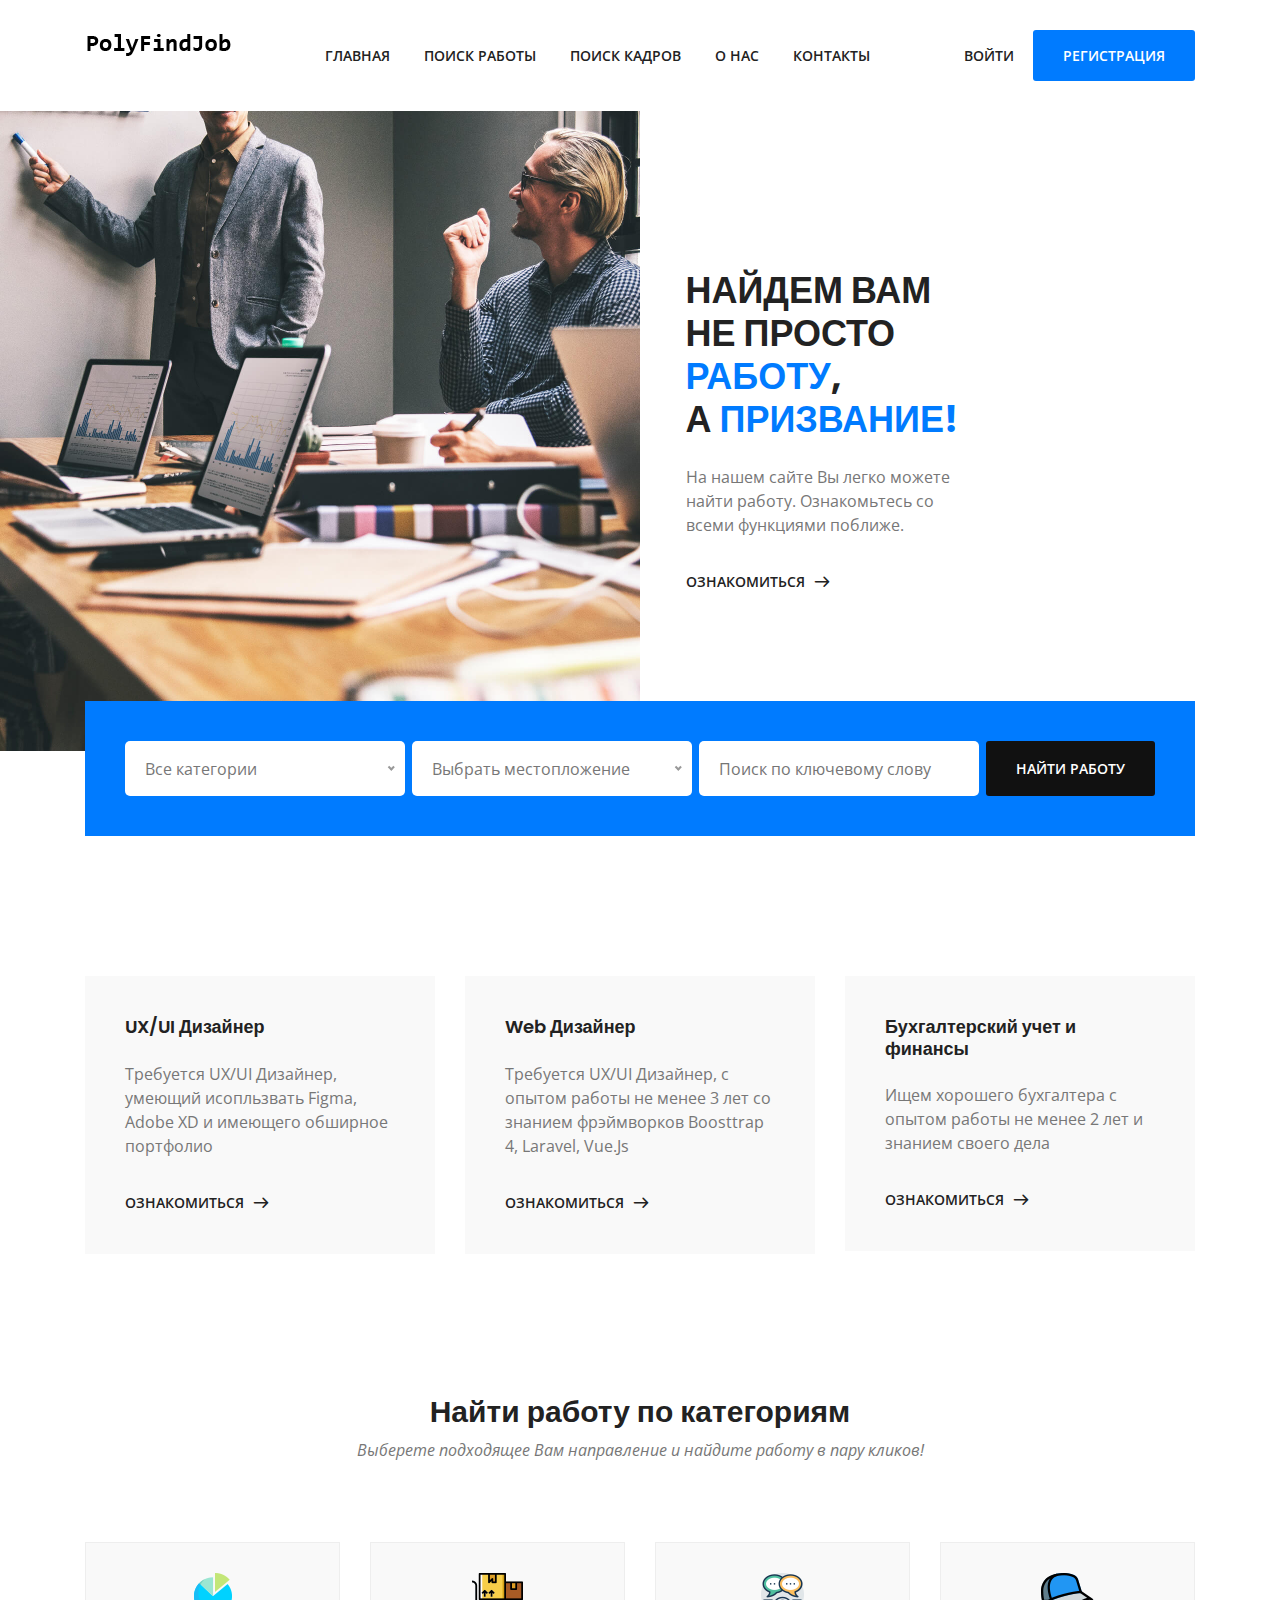
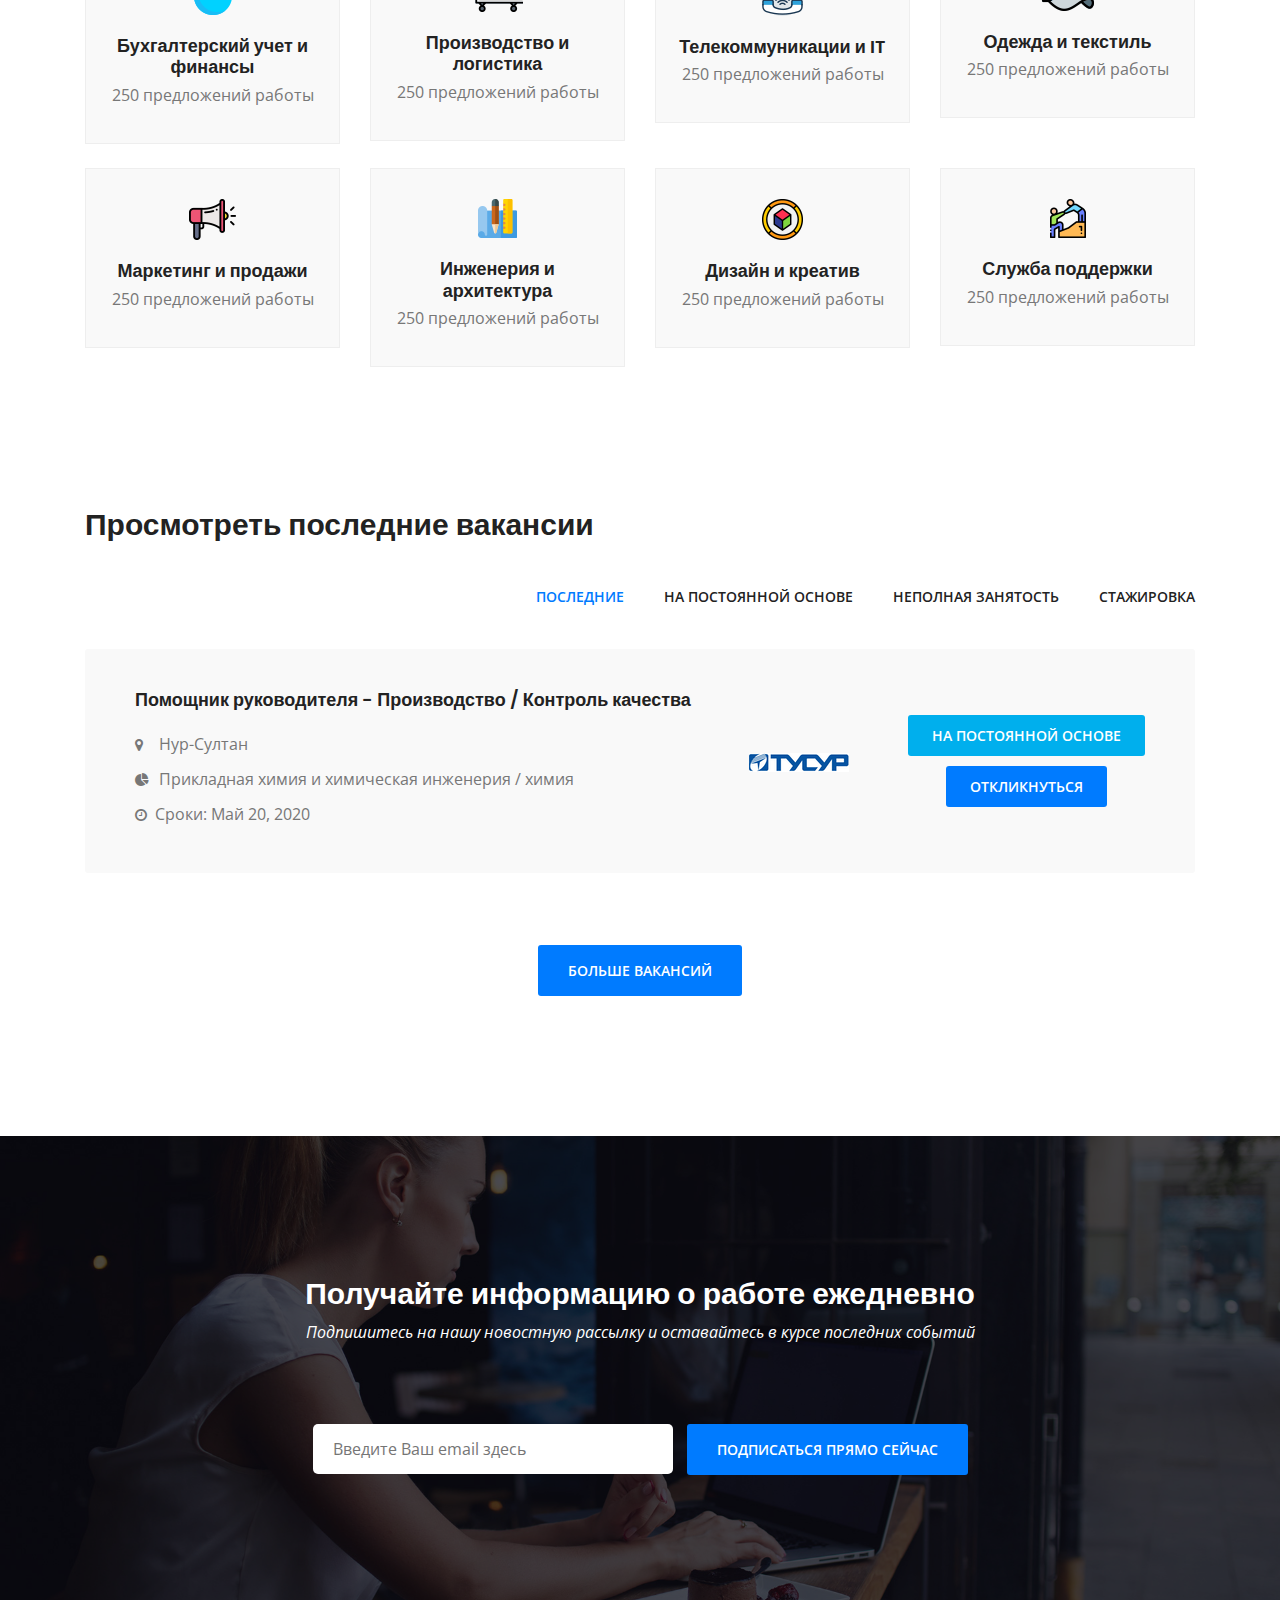
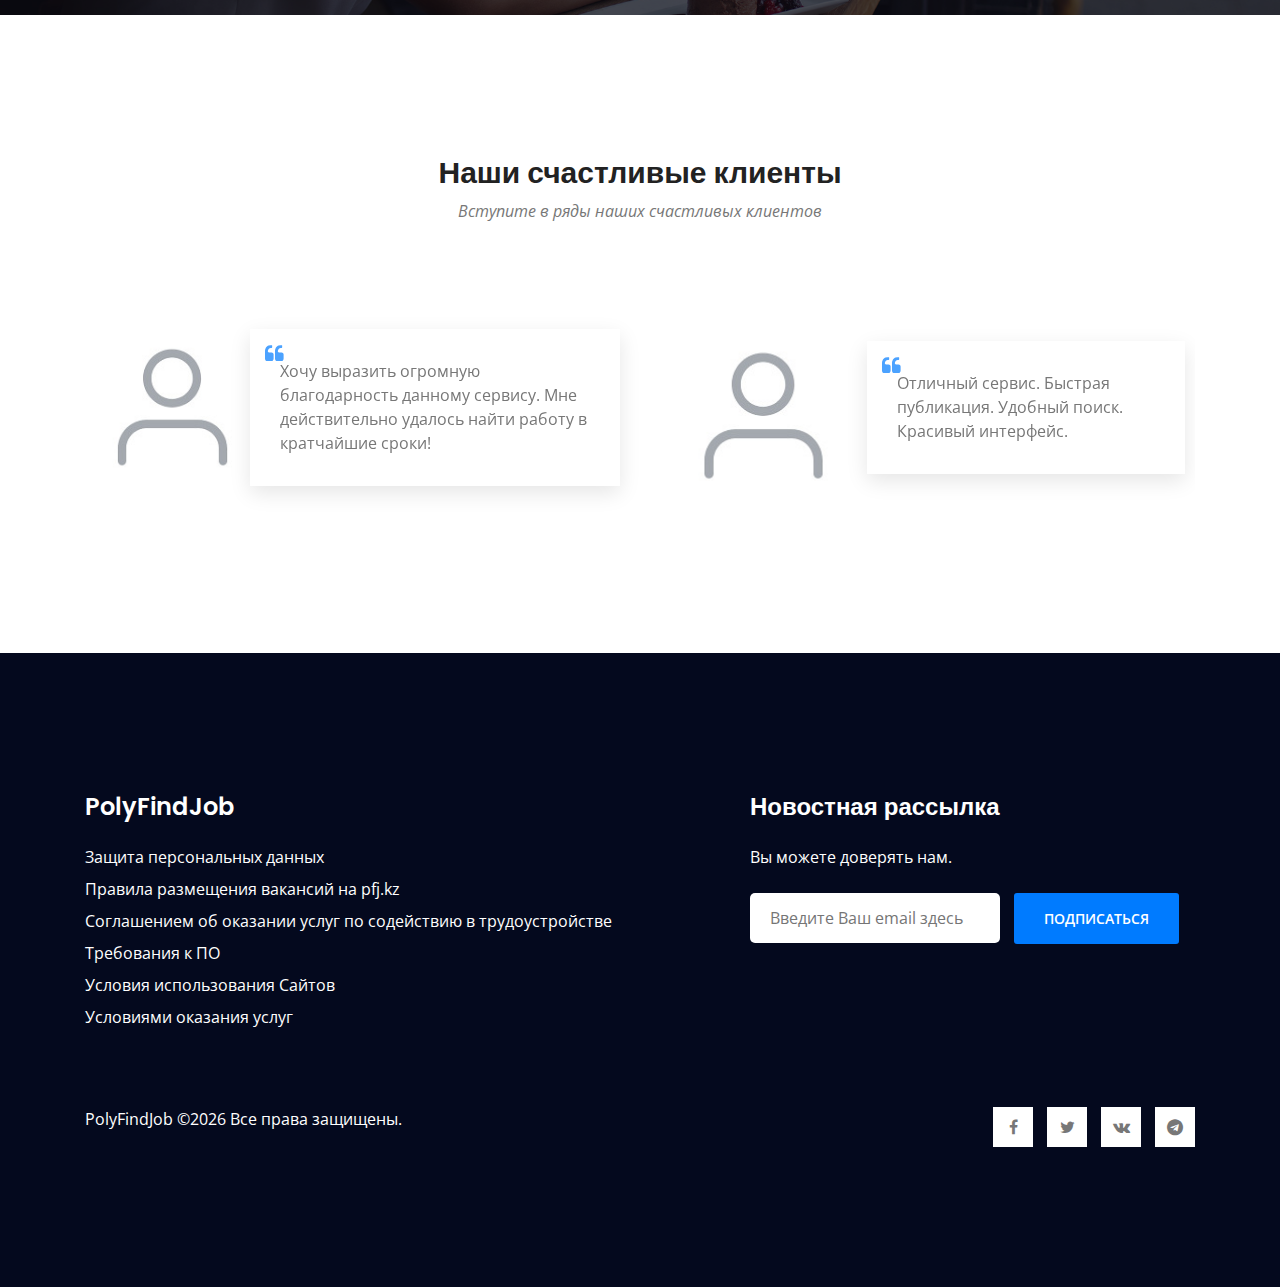
<file: index.html>
<!DOCTYPE html>
<html lang="en">
<head>
    <!-- Required Meta Tags -->
    <meta charset="UTF-8">
    <meta name="viewport" content="width=device-width, initial-scale=1.0">
    <meta http-equiv="X-UA-Compatible" content="ie=edge">

    <!-- Page Title -->
    <title>PolyFindJob</title>

    <!-- Favicon -->
    <link rel="shortcut icon" href="assets/images/logo/favicon.png" type="image/x-icon">

    <!-- CSS Files -->
    <link rel="stylesheet" href="assets/css/animate-3.7.0.css">
    <link rel="stylesheet" href="assets/css/font-awesome-4.7.0.min.css">
    <link rel="stylesheet" href="assets/fonts/flat-icon/flaticon.css">
    <link rel="stylesheet" href="assets/css/bootstrap-4.1.3.min.css">
    <link rel="stylesheet" href="assets/css/owl-carousel.min.css">
    <link rel="stylesheet" href="assets/css/nice-select.css">
    <link rel="stylesheet" href="assets/css/style.css">
</head>
<body>
    <!-- Preloader Starts -->
    <div class="preloader">
        <div class="spinner"></div>
    </div>
    <!-- Preloader End -->

    <!-- Header Area Starts -->
	<header class="header-area main-header">
        <div class="container">
            <div class="row">
                <div class="col-lg-2">
                    <div class="logo-area">
                        <a href="index.html"><img src="assets/images/logo.png" alt="logo"></a>
                    </div>
                </div>
                <div class="col-lg-10">
                    <div class="custom-navbar">
                        <span></span>
                        <span></span>
                        <span></span>
                    </div>  
                    <div class="main-menu">
                        <ul>
                            <li class="active"><a href="index.html">главная</a></li>
                            <li><a href="job-search.html">поиск работы</a>
                            <li><a href="job-search-personnel.html">поиск кадров</a></li> 
                            <li><a href="about.html">о нас</a></li>
                            <li><a href="contact-us.html">контакты</a></li>
                               
                            <li class="menu-btn">
                                <a href="loginform.html" class="flat-form">войти</a>
                                <a href="loginform.html" class="template-btn">регистрация</a>
                            </li>
                        </ul>
                    </div>
                </div>
            </div>
        </div>
    </header>
    <!-- Header Area End -->
   
   
    
      <!-- Начало области баннера -->
    <section class="banner-area">
        <div class="container-fluid">
            <div class="row">
                <div class="col-lg-6 px-0">
                    <div class="banner-bg"></div>
                </div>
                <div class="col-lg-6 align-self-center">
                    <div class="banner-text">
                        <h1>Найдем Вам не просто <span>работу</span>, <br>а <span>призвание!</span></h1>
                        <p class="py-3">На нашем сайте Вы легко можете найти работу. Ознакомьтесь со всеми функциями поближе.</p>
                        <a href="job-search.html" class="secondary-btn">Ознакомиться<span class="flaticon-next"></span></a>
                    </div>
                </div>
            </div>
        </div>
    </section>
    <!-- Конец области баннера -->

    <!-- Начало области поиска -->
    <div class="search-area">
        <div class="search-bg">
            <div class="container">
                <div class="row">
                    <div class="col-lg-12">
                        <form action="#" class="d-md-flex justify-content-between">
                            <select>
                                <option value="1">Все категории</option>
                                <option value="2">Неполная занятость</option>
                                <option value="3">На постоянной основе</option>
                                <option value="4">На удаленной основе</option>
                                <option value="5">Стажировка</option>
                            </select>
                            <select>
                                <option value="1">Выбрать местопложение</option>
                                <option value="2">Нур-Султан</option>
                                <option value="3">Алматы</option>
                                <option value="4">Караганда</option>
                                <option value="5">Актобе</option>
                            </select>
                            <input type="text" placeholder="Поиск по ключевому слову" onfocus="this.placeholder = ''" onblur="this.placeholder = 'Search Keyword'" required>
                            <button type="submit" class="template-btn">Найти работу</button>
                        </form>
                    </div>
                </div>
            </div>
        </div>
    </div>
    <!-- Конец области поиска -->

    <!-- Область объявлений начинается -->
        <section class="feature-area section-padding2">
            <div class="container">
                <div class="row">
                    <div class="col-lg-4">
                        <div class="single-feature mb-4 mb-lg-0">
                            <h4>UX/UI Дизайнер</h4>
                            <p class="py-3">Требуется UX/UI Дизайнер, умеющий исопльзвать Figma, Adobe XD и имеющего обширное портфолио</p>
                            <a href="job-search.html" class="secondary-btn">Ознакомиться<span class="flaticon-next"></span></a>
                        </div>
                    </div>
                    <div class="col-lg-4">
                        <div class="single-feature mb-4 mb-lg-0">
                            <h4>Web Дизайнер</h4>
                            <p class="py-3">Требуется UX/UI Дизайнер, с опытом работы не менее 3 лет со знанием фрэймворков Boosttrap 4, Laravel, Vue.Js</p>
                            <a href="job-search.html" class="secondary-btn">Ознакомиться<span class="flaticon-next"></span></a>
                        </div>
                    </div>
                    <div class="col-lg-4">
                        <div class="single-feature">
                            <h4> Бухгалтерский учет и финансы</h4>
                            <p class="py-3">Ищем хорошего бухгалтера с опытом работы не менее 2 лет и знанием своего дела</p>
                            <a href="job-search.html" class="secondary-btn">Ознакомиться<span class="flaticon-next"></span></a>
                        </div>
                    </div>
                </div>
            </div>
        </section>
    <!-- Область объявлений заканчивается -->

    <!-- Начало формы категорий -->
    <section class="category-area section-padding">
        <div class="container">
            <div class="row">
                <div class="col-lg-12">
                    <div class="section-top text-center">
                        <h2>Найти работу по категориям</h2>
                        <p>Выберете подходящее Вам направление и найдите работу в пару кликов!</p>
                    </div>
                </div>
            </div>
            <div class="row">
                <div class="col-lg-3 col-md-6">
                    <div class="single-category text-center mb-4">
                        <img src="assets/images/cat1.png" alt="category">
                        <h4>Бухгалтерский учет и финансы</h4>
                        <h5>250 предложений работы</h5>
                    </div>
                </div>
                <div class="col-lg-3 col-md-6">
                    <div class="single-category text-center mb-4">
                        <img src="assets/images/cat2.png" alt="category">
                        <h4>Производство и логистика</h4>
                        <h5>250 предложений работы</h5>
                    </div>
                </div>
                <div class="col-lg-3 col-md-6">
                    <div class="single-category text-center mb-4">
                        <img src="assets/images/cat3.png" alt="category">
                        <h4>Телекоммуникации и IT</h4>
                        <h5>250 предложений работы</h5>
                    </div>
                </div>
                <div class="col-lg-3 col-md-6">
                    <div class="single-category text-center mb-4">
                        <img src="assets/images/cat4.png" alt="category">
                        <h4>Одежда и текстиль</h4>
                        <h5>250 предложений работы</h5>
                    </div>
                </div>
                <div class="col-lg-3 col-md-6">
                    <div class="single-category text-center mb-4 mb-lg-0">
                        <img src="assets/images/cat5.png" alt="category">
                        <h4>Маркетинг и продажи</h4>
                        <h5>250 предложений работы</h5>
                    </div>
                </div>
                <div class="col-lg-3 col-md-6">
                    <div class="single-category text-center mb-4 mb-lg-0">
                        <img src="assets/images/cat6.png" alt="category">
                        <h4>Инженерия и архитектура</h4>
                        <h5>250 предложений работы</h5>
                    </div>
                </div>
                <div class="col-lg-3 col-md-6">
                    <div class="single-category text-center mb-4 mb-md-0">
                        <img src="assets/images/cat7.png" alt="category">
                        <h4>Дизайн и креатив</h4>
                        <h5>250 предложений работы</h5>
                    </div>
                </div>
                <div class="col-lg-3 col-md-6">
                    <div class="single-category text-center">
                        <img src="assets/images/cat8.png" alt="category">
                        <h4>Служба поддержки</h4>
                        <h5>250 предложений работы</h5>
                    </div>
                </div>
            </div>
        </div>
    </section>
    <!-- Конец формы категорий -->

    <!-- Начало формы вывода объявлений -->
    <section class="jobs-area section-padding3">
        <div class="container">
            <div class="row">
                <div class="col-lg-12">
                    <div class="jobs-title">
                        <h2>Просмотреть последние вакансии</h2>
                    </div>
                </div>
            </div>
            <div class="row">
                <div class="col-lg-12">
                    <div class="jobs-tab tab-item">
                        <ul class="nav nav-tabs" id="myTab" role="tablist">
                            <li class="nav-item">
                                <a class="nav-link active" id="home-tab" data-toggle="tab" href="#recent" role="tab" aria-controls="home" aria-selected="true">последние</a>
                            </li>
                            <li class="nav-item">
                                <a class="nav-link" id="profile-tab" data-toggle="tab" href="#full-time" role="tab" aria-controls="profile" aria-selected="false">на постоянной основе</a>
                            </li>
                            <li class="nav-item">
                                <a class="nav-link" id="contact-tab" data-toggle="tab" href="#part-time" role="tab" aria-controls="part-time" aria-selected="false">неполная занятость</a>
                            </li>
                            <li class="nav-item">
                                <a class="nav-link" id="contact-tab2" data-toggle="tab" href="#intern" role="tab" aria-controls="intern" aria-selected="false">стажировка</a>
                            </li>
                        </ul>
                    </div>
                </div>
            </div>
            <div class="row">
                <div class="col-lg-12">
                    <div class="tab-content" id="myTabContent">
                        <div class="tab-pane fade show active" id="recent" role="tabpanel" aria-labelledby="home-tab">
                            <div class="single-job mb-4 d-lg-flex justify-content-between">
                                <div class="job-text">
                                    <h4>Помощник руководителя - Производство / Контроль качества</h4>
                                    <ul class="mt-4">
                                        <li class="mb-3"><h5><i class="fa fa-map-marker"></i> Нур-Султан</h5></li>
                                        <li class="mb-3"><h5><i class="fa fa-pie-chart"></i>  Прикладная химия и химическая инженерия / химия</h5></li>
                                        <li><h5><i class="fa fa-clock-o"></i>Сроки: Май 20, 2020</h5></li>
                                    </ul>
                                </div>
                                <div class="job-img align-self-center">
                                    <img src="assets/images/job1.png" alt="job">
                                </div>
                                <div class="job-btn align-self-center">
                                    <a href="#" class="third-btn job-btn1">На постоянной основе</a>
                                    <a href="#" class="third-btn">ОТКЛИКНУТЬСЯ</a>
                                </div>
                            </div>
                        </div>
                        <div class="tab-pane fade" id="full-time" role="tabpanel" aria-labelledby="profile-tab">
                            <div class="single-job mb-4 d-lg-flex justify-content-between">
                                <div class="job-text">
                                    <h4> Ассистент Менеджер по производству (сборка ДВС)</h4>
                                    <ul class="mt-4">
                                        <li class="mb-3"><h5><i class="fa fa-map-marker"></i> Нур-Султан</h5></li>
                                        <li class="mb-3"><h5><i class="fa fa-pie-chart"></i>  Автомобильное производство и инженерия</h5></li>
                                        <li><h5><i class="fa fa-clock-o"></i> Сроки: Май 20, 2020</h5></li>
                                    </ul>
                                </div>
                                <div class="job-img align-self-center">
                                    <img src="assets/images/job2.png" alt="job">
                                </div>
                                <div class="job-btn align-self-center">
                                    <a href="#" class="third-btn job-btn2">На постоянной основе</a>
                                    <a href="#" class="third-btn">ОТКЛИКНУТЬСЯ</a>
                                </div>
                            </div>
                        </div>
                        <div class="tab-pane fade" id="part-time" role="tabpanel" aria-labelledby="contact-tab">
                            <div class="single-job mb-4 d-lg-flex justify-content-between">
                                <div class="job-text">
                                    <h4>Заместитель менеджера / помощник менеджера - Обувь</h4>
                                    <ul class="mt-4">
                                        <li class="mb-3"><h5><i class="fa fa-map-marker"></i> Нур-Султан</h5></li>
                                        <li class="mb-3"><h5><i class="fa fa-pie-chart"></i>  Прикладная химия и химическая инженерия / химия</h5></li>
                                        <li><h5><i class="fa fa-clock-o"></i> Сроки: Май 20, 2020</h5></li>
                                    </ul>
                                </div>
                                <div class="job-img align-self-center">
                                    <img src="assets/images/job3.png" alt="job">
                                </div>
                                <div class="job-btn align-self-center">
                                    <a href="#" class="third-btn job-btn3">неполная</a>
                                    <a href="#" class="third-btn">ОТКЛИКНУТЬСЯ</a>
                                </div>
                            </div>
                        </div>
                        <div class="tab-pane fade" id="intern" role="tabpanel" aria-labelledby="contact-tab2s">
                            <div class="single-job mb-4 d-lg-flex justify-content-between">
                                <div class="job-text">
                                    <h4> Руководитель отдела исследований и разработок (отдел технической лаборатории)</h4>
                                    <ul class="mt-4">
                                        <li class="mb-3"><h5><i class="fa fa-map-marker"></i> Нур-Султан</h5></li>
                                        <li class="mb-3"><h5><i class="fa fa-pie-chart"></i> Прикладная химия и химическая инженерия / химия</h5></li>
                                        <li><h5><i class="fa fa-clock-o"></i> Сроки: Май 20, 2020</h5></li>
                                    </ul>
                                </div>
                                <div class="job-img align-self-center">
                                    <img src="assets/images/job4.png" alt="job">
                                </div>
                                <div class="job-btn align-self-center">
                                    <a href="#" class="third-btn job-btn4">стажировка</a>
                                    <a href="#" class="third-btn">ОТКЛИКНУТЬСЯ</a>
                                </div>
                            </div>
                        </div>
                    </div>
                     
                </div>
            </div>
            <div class="more-job-btn mt-5 text-center">
                <a href="#" class="template-btn">больше вакансий</a>
            </div>
        </div>
    </section>
    <!-- Конец формы вывода объявлений -->

    <!-- Начало формы обратной связи -->
    <section class="newsletter-area section-padding">
        <div class="container">
            <div class="row">
                <div class="col-lg-12">
                    <div class="section-top text-center">
                        <h2>Получайте информацию о работе ежедневно</h2>
                        <p>Подпишитесь на нашу новостную рассылку и оставайтесь в курсе последних событий</p>
                    </div>
                </div>
            </div>
            <div class="row">
                <div class="col-lg-12">
                    <form action="#">
                        <input type="email" placeholder="Введите Ваш email здесь" onfocus="this.placeholder = ''" onblur="this.placeholder = 'Введите Ваш email здесь'" required>
                        <button type="submit" class="template-btn">подписаться прямо сейчас</button>
                    </form>
                </div>
            </div>
        </div>
    </section>
    <!-- Конец формы обратной связи -->

    <!-- Область клиента начинается -->
    <section class="employee-area section-padding">
        <div class="container">
            <div class="row">
                <div class="col-lg-12">
                    <div class="section-top text-center">
                        <h2>Наши счастливые клиенты</h2>
                        <p>Вступите в ряды наших счастливых клиентов</p>
                    </div>
                </div>
            </div>
            <div class="row">
                <div class="col-lg-12">
                    <div class="employee-slider owl-carousel">
                        <div class="single-slide d-sm-flex">
                            <div class="slide-img employee1">
                                <div class="hover-state">
                                    <div class="hover-text text-center">
                                        <h3>Денис Маркелов</h3>
                                        <h5>Нур-Султан</h5>
                                    </div>
                                </div>
                            </div>
                            <div class="slide-text align-self-center">
                                <i class="fa fa-quote-left"></i>
                                <p>Хочу выразить огромную благодарность данному сервису. Мне действительно удалось найти работу в кратчайшие сроки!</p>
                            </div>
                        </div>
                        <div class="single-slide d-sm-flex">
                            <div class="slide-img employee2">
                                <div class="hover-state">
                                    <div class="hover-text text-center">
                                        <h3>Жан Есенжолов</h3>
                                        <h5>Нур-Султан</h5>
                                    </div>
                                </div>
                            </div>
                            <div class="slide-text align-self-center">
                                <i class="fa fa-quote-left"></i>
                                <p>Отличный сервис. Быстрая публикация. Удобный поиск. Красивый  интерфейс.</p>
                            </div>
                        </div>
                    </div>
                </div>
            </div>
        </div>
    </section>
    <!-- Конец области клиента -->


<!-- Область футера начинается -->
<footer class="footer-area section-padding">
    <div class="footer-widget">
        <div class="container">
            <div class="row">
                <div class="col-xl-6 col-lg-4">
                    <div class="single-widget-home mb-5 mb-lg-0">
                        <h3 class="mb-4">PolyFindJob</h3>
                        <ul>
                            <li class="mb-2"><a href="protect.html">Защита персональных данных</a></li>
                            <li class="mb-2"><a href="use-rules.html">Правила размещения вакансий на pfj.kz</a></li>
                            <li class="mb-2"><a href="agreement.html">Соглашением об оказании услуг по содействию в трудоустройстве</a></li>
                            <li class="mb-2"><a href="soft-require.html">Требования к ПО</a></li>
                            <li class="mb-2"><a href="terms.html">Условия использования Сайтов</a></li>
                            <li class="mb-2"><a href="conditions.html">Условиями оказания услуг</a></li>
                            
                            
                        </ul>
                    </div>
                </div>
                <div class="col-xl-5 offset-xl-1 col-lg-6">
                    <div class="single-widget-home mb-5 mb-lg-0">
                        <h3 class="mb-4">Новостная рассылка</h3>
                        <p class="mb-4">Вы можете доверять нам.</p>  
                        <form action="#">
                            <input type="email" placeholder="Введите Ваш email здесь" onfocus="this.placeholder = ''" onblur="this.placeholder = 'Введите Ваш email здесь'" required>
                            <button type="submit" class="template-btn">подписаться</button>
                        </form>
                    </div>
                </div>
            </div>
        </div>
    </div>
    <div class="footer-copyright">
        <div class="container">
            <div class="row">
                <div class="col-lg-8 col-md-6">
                    <span>
PolyFindJob &copy;<script>document.write(new Date().getFullYear());</script> Все права защищены.</a>

</span>
                </div>
                <div class="col-lg-4 col-md-6">
                    <div class="social-icons">
                        <ul>
                            <li><a href="#"><i class="fa fa-facebook"></i></a></li>
                            <li><a href="#"><i class="fa fa-twitter"></i></a></li>
                            <li><a href="#"><i class="fa fa-vk"></i></a></li>
                            <li><a href="#"><i class="fa fa-telegram"></i></a></li>
                        </ul>
                    </div>
                </div>
            </div>
        </div>
    </div>
</footer>
<!-- Конец области футера -->


    <!-- Javascript -->
    <script src="assets/js/vendor/jquery-2.2.4.min.js"></script>
	<script src="assets/js/vendor/bootstrap-4.1.3.min.js"></script>
    <script src="assets/js/vendor/wow.min.js"></script>
    <script src="assets/js/vendor/owl-carousel.min.js"></script>
    <script src="assets/js/vendor/jquery.nice-select.min.js"></script>
    <script src="assets/js/vendor/ion.rangeSlider.js"></script>
    <script src="assets/js/main.js"></script>
</body>
</html>
</file>
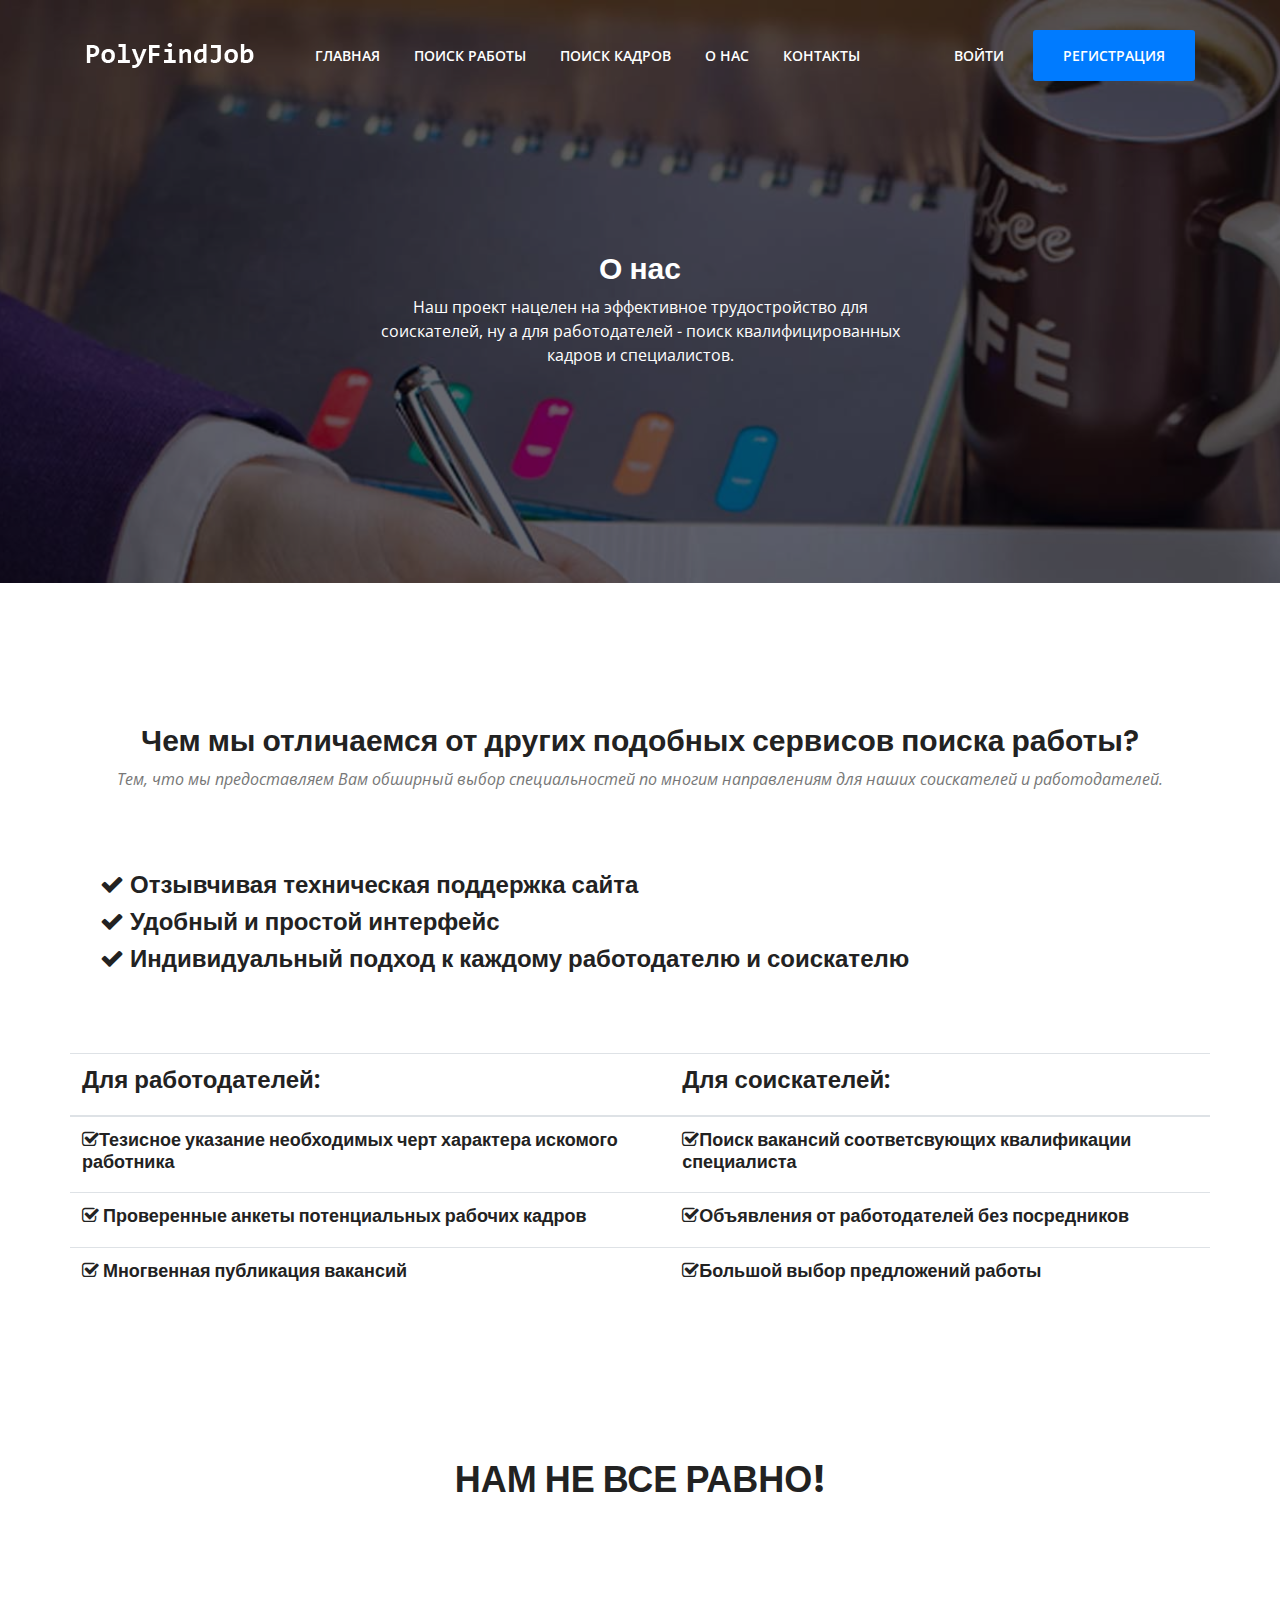
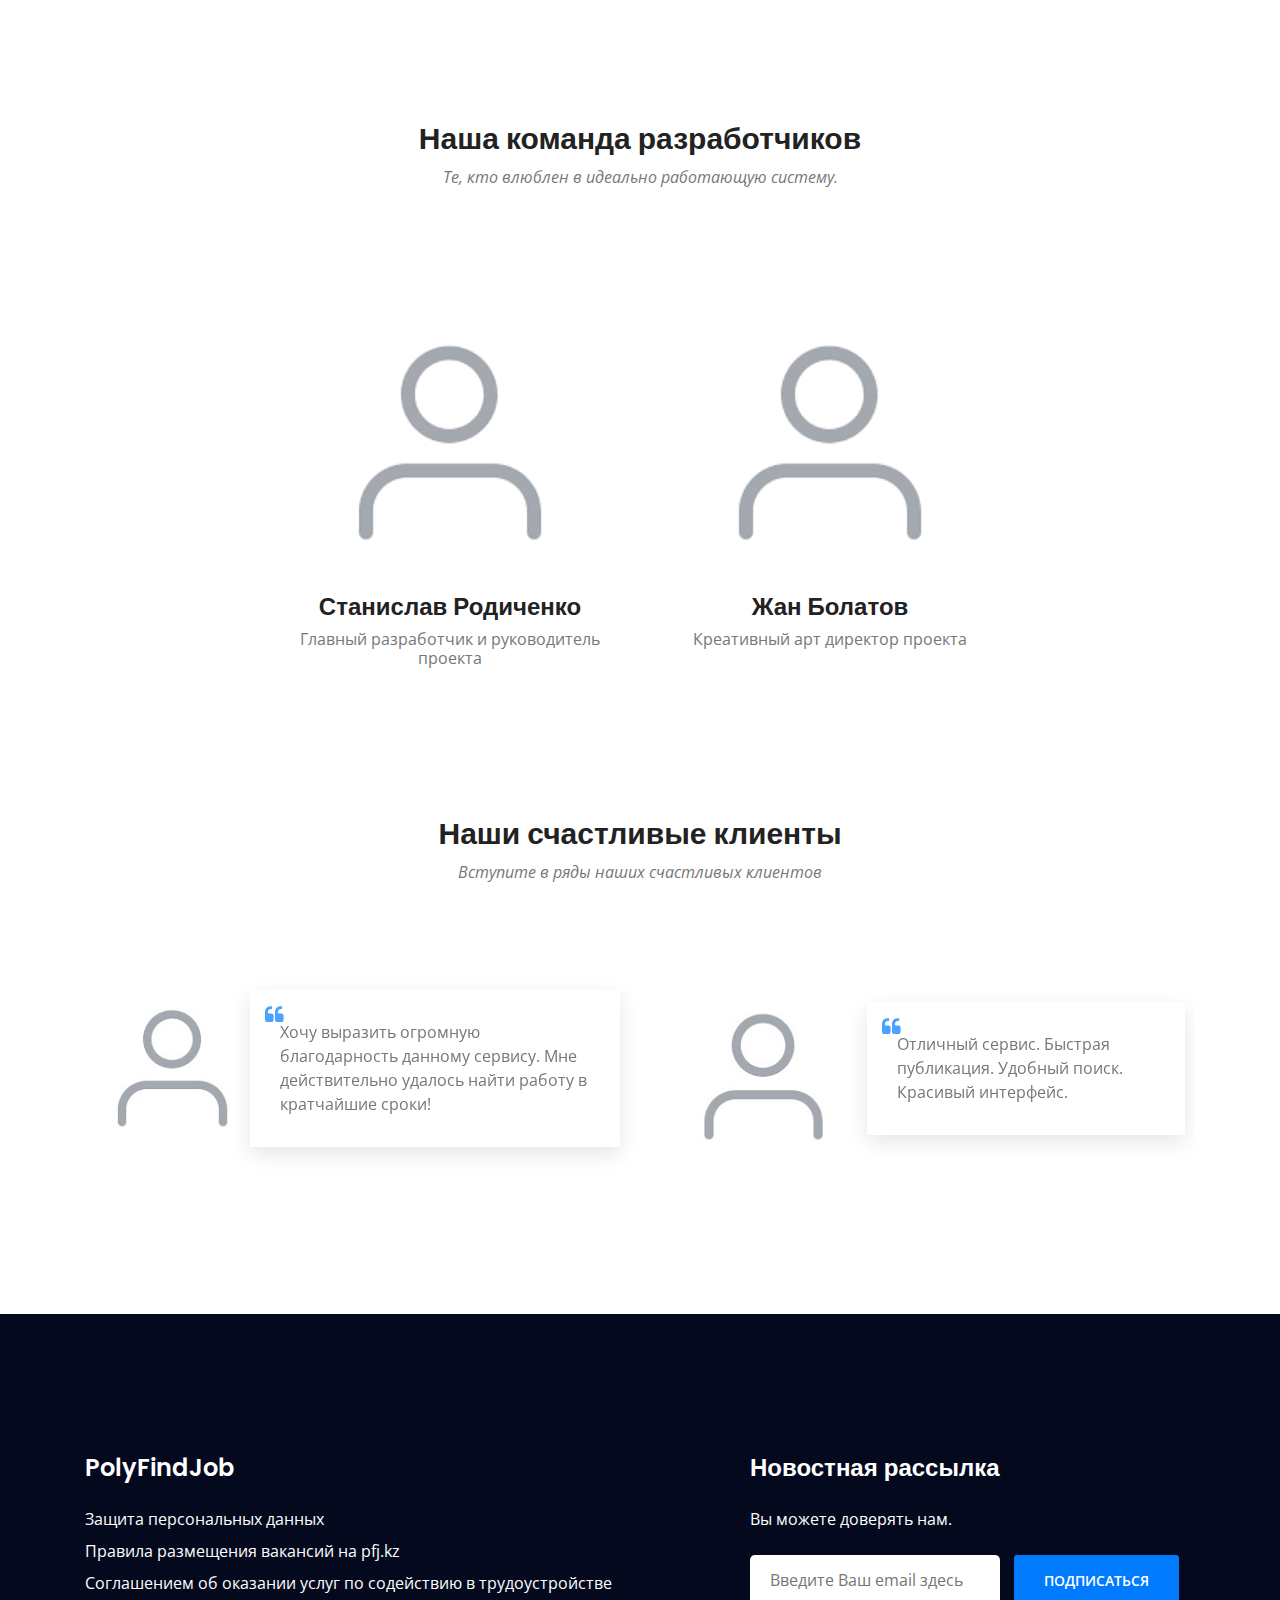
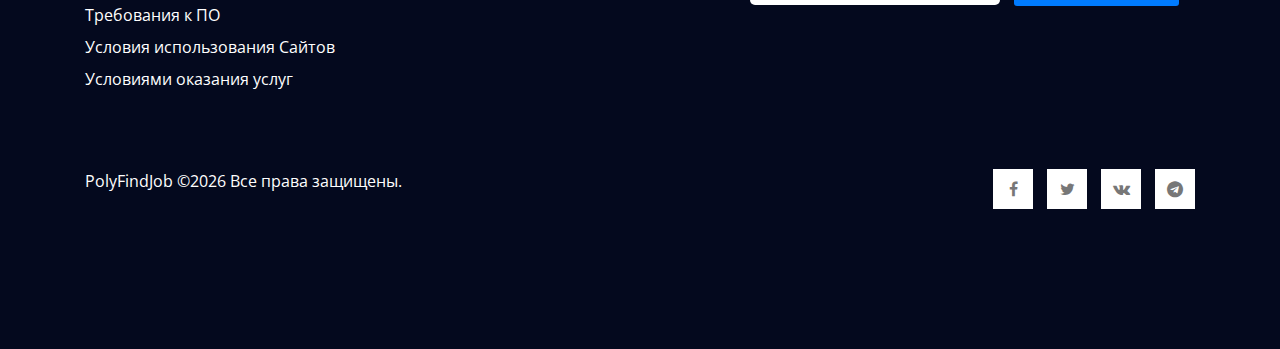
<file: about.html>
<!DOCTYPE html>
<html lang="en">
<head>
    <!-- Required Meta Tags -->
    <meta charset="UTF-8">
    <meta name="viewport" content="width=device-width, initial-scale=1.0">
    <meta http-equiv="X-UA-Compatible" content="ie=edge">

    <!-- Page Title -->
    <title>О нас</title>

    <!-- Favicon -->
    <link rel="shortcut icon" href="assets/images/logo/favicon.png" type="image/x-icon">

    <!-- CSS Files -->
    <!-- CSS Files -->
    <link rel="stylesheet" href="assets/css/animate-3.7.0.css">
    <link rel="stylesheet" href="assets/css/font-awesome-4.7.0.min.css">
    <link rel="stylesheet" href="assets/fonts/flat-icon/flaticon.css">
    <link rel="stylesheet" href="assets/css/bootstrap-4.1.3.min.css">
    <link rel="stylesheet" href="assets/css/owl-carousel.min.css">
    <link rel="stylesheet" href="assets/css/nice-select.css">
    <link rel="stylesheet" href="assets/css/style.css">
</head>
<body>
    <!-- Preloader Starts -->
    <div class="preloader">
        <div class="spinner"></div>
    </div>
    <!-- Preloader End -->

    <!-- Header Area Starts -->
    <header class="header-area single-page">
        <div class="header-top">
            <div class="container">
                <div class="row">
                    <div class="col-lg-2">
                        <div class="logo-area">
                            <a href="index.html"><img src="assets/images/logo-light.png" alt="logo"></a>
                        </div>
                    </div>
                    <div class="col-lg-10">
                        <div class="custom-navbar">
                            <span></span>
                            <span></span>
                            <span></span>
                        </div>  
                        <div class="main-menu main-menu-light">
                            <ul>
                            <li class="active"><a href="index.html">главная</a></li>
                            <li><a href="job-search.html">поиск работы</a>
                            <li><a href="job-search-personnel.html">поиск кадров</a></li> 
                            <li><a href="about.html">о нас</a></li>
                            <li><a href="contact-us.html">контакты</a></li>
   
                            <li class="menu-btn">
                                <a href="loginform.html" class="flat-form">войти</a>
                                <a href="loginform.html" class="template-btn">регистрация</a>
                            </li>
                                </li>
                            </ul>
                        </div>
                    </div>
                </div>
            </div>
        </div>
        <div class="page-title text-center">
            <div class="container">
                <div class="row">
                    <div class="col-md-6 offset-md-3">
                        <h2>О нас</h2>
                        <p>Наш проект нацелен на эффективное трудостройство для соискателей, ну а для работодателей - поиск квалифицированных кадров и специалистов.</p>
                    </div>
                </div>
            </div>
        </div>
    </header>
    <!-- Header Area End -->

    <!-- Feature Area Starts -->
    <section class="feature-area section-padding2">
        <div class="container">
            <div class="row">
                <div class="col-lg-12">
                    <div class="section-top text-center">
                        <h2>Чем мы отличаемся от других подобных сервисов поиска работы?</h2>
                        <p>Тем, что мы предоставляем Вам обширный выбор специальностей по многим направлениям для наших соискателей и работодателей.</p>
                    </div>
                </div>
            </div>
            <div class="col-lg-12">
                <div class="section-top text-left">
                    <h3><i class="fa fa-check" aria-hidden="true"> </i> Отзывчивая техническая поддержка сайта</h3>
                    <h3><i class="fa fa-check" aria-hidden="true"> </i> Удобный и простой интерфейс</h3>
                    <h3><i class="fa fa-check" aria-hidden="true"> </i> Индивидуальный подход к каждому работодателю и соискателю</h3>
                </div>
            </div>
            <div class="row justify-content-center">
                <div class="col-lg-14">
                   
                        <table class="table">
                            <thead>
                              <tr>
                                <th><h3>Для работодателей:</h3></th>
                                <th><h3>Для соискателей:</h3></th>
                              </tr>
                            </thead>
                            <tfoot>
                              <tr>
                                <th><h4><i class="fa fa-check-square-o" aria-hidden="true"> </i>Тезисное указание необходимых черт характера искомого работника</h4></th>
                                <th><h4><i class="fa fa-check-square-o" aria-hidden="true"> </i>Поиск вакансий соответсвующих квалификации специалиста</h4></th>
                                </tr>
                                <th><h4><i class="fa fa-check-square-o" aria-hidden="true"> </i> Проверенные анкеты потенциальных рабочих кадров</h4></th>
                                <th><h4><i class="fa fa-check-square-o" aria-hidden="true"> </i>Объявления от работодателей без посредников</h4></th> 
                              </tr>
                              <th><h4><i class="fa fa-check-square-o" aria-hidden="true"> </i> Многвенная публикация вакансий</h4></th>
                              <th><h4><i class="fa fa-check-square-o" aria-hidden="true"> </i>Большой выбор предложений работы</h4></th> 
                            </tr>
                            </tfoot>
                          </table>     
                        </div>
                    </div>
                </div>
            </div>
        </div>
    </section>
    <!-- Feature Area End -->
    <section class="feature-area section-padding2">
        <div class="col-lg-12">
            <div class="section-top text-center">
                <h1>НАМ НЕ ВСЕ РАВНО!</h1>
    </section>


    <!-- Team Area Starts -->
    <section class="team-area section-padding2">
        <div class="container">
            <div class="row">
                <div class="col-lg-12">
                    <div class="section-top text-center">
                        <h2>Наша команда разработчиков</h2>
                        <p>Те, кто влюблен в идеально работающую систему.</p>
                    </div>
                </div>
            </div>
            <div class="row justify-content-center">
               
            
                <div class="col-lg-4 col-sm-6">
                    <div class="single-team mb-5 mb-lg-0">
                        <div class="team-img team-img1">
                            <div class="hover-state">
                                <ul>
                                    <li><a href="#"><i class="fa fa-facebook"></i></a></li>
                                    <li><a href="#"><i class="fa fa-twitter"></i></a></li>
                                    <li><a href="#"><i class="fa fa-telegram"></i></a></li>
                                </ul>
                            </div>
                        </div>
                        <div class="team-footer text-center mt-4">
                            <h3>Станислав Родиченко</h3>
                            <h5>Главный разработчик и руководитель проекта</h5>
                        </div>
                    </div>
                </div>
                <div class="col-lg-4 col-sm-6">
                    <div class="single-team mb-5 mb-lg-0">
                        <div class="team-img team-img2">
                            <div class="hover-state">
                                <ul>
                                    <li><a href="#"><i class="fa fa-facebook"></i></a></li>
                                    <li><a href="#"><i class="fa fa-twitter"></i></a></li>
                                    <li><a href="#"><i class="fa fa-telegram"></i></a></li>
                                </ul>
                            </div>
                        </div>
                        <div class="team-footer text-center mt-4">
                            <h3>Жан Болатов</h3>
                            <h5>Креативный арт директор проекта</h5>
                        </div>
                    </div>
                </div>
             </div> 
            </div>
        </div>
    </section>
    <!-- Team Area End -->

    <!-- Область клиента начинается -->
    <section class="employee-area section-padding">
        <div class="container">
            <div class="row">
                <div class="col-lg-12">
                    <div class="section-top text-center">
                        <h2>Наши счастливые клиенты</h2>
                        <p>Вступите в ряды наших счастливых клиентов</p>
                    </div>
                </div>
            </div>
            <div class="row">
                <div class="col-lg-12">
                    <div class="employee-slider owl-carousel">
                        <div class="single-slide d-sm-flex">
                            <div class="slide-img employee1">
                                <div class="hover-state">
                                    <div class="hover-text text-center">
                                        <h3>Денис Маркелов</h3>
                                        <h5>Нур-Султан</h5>
                                    </div>
                                </div>
                            </div>
                            <div class="slide-text align-self-center">
                                <i class="fa fa-quote-left"></i>
                                <p>Хочу выразить огромную благодарность данному сервису. Мне действительно удалось найти работу в кратчайшие сроки!</p>
                            </div>
                        </div>
                        <div class="single-slide d-sm-flex">
                            <div class="slide-img employee2">
                                <div class="hover-state">
                                    <div class="hover-text text-center">
                                        <h3>Жан Есенжолов</h3>
                                        <h5>Нур-Султан</h5>
                                    </div>
                                </div>
                            </div>
                            <div class="slide-text align-self-center">
                                <i class="fa fa-quote-left"></i>
                                <p>Отличный сервис. Быстрая публикация. Удобный поиск. Красивый  интерфейс.</p>
                            </div>
                        </div>
                    </div>
                </div>
            </div>
        </div>
    </section>
    <!-- Конец области клиента -->


<!-- Область футера начинается -->
<footer class="footer-area section-padding">
    <div class="footer-widget">
        <div class="container">
            <div class="row">
                <div class="col-xl-6 col-lg-4">
                    <div class="single-widget-home mb-5 mb-lg-0">
                        <h3 class="mb-4">PolyFindJob</h3>
                        <ul>
                            <li class="mb-2"><a href="protect.html">Защита персональных данных</a></li>
                            <li class="mb-2"><a href="use-rules.html">Правила размещения вакансий на pfj.kz</a></li>
                            <li class="mb-2"><a href="agreement.html">Соглашением об оказании услуг по содействию в трудоустройстве</a></li>
                            <li class="mb-2"><a href="soft-require.html">Требования к ПО</a></li>
                            <li class="mb-2"><a href="terms.html">Условия использования Сайтов</a></li>
                            <li class="mb-2"><a href="conditions.html">Условиями оказания услуг</a></li>
                            
                            
                        </ul>
                    </div>
                </div>
                <div class="col-xl-5 offset-xl-1 col-lg-6">
                    <div class="single-widget-home mb-5 mb-lg-0">
                        <h3 class="mb-4">Новостная рассылка</h3>
                        <p class="mb-4">Вы можете доверять нам.</p>  
                        <form action="#">
                            <input type="email" placeholder="Введите Ваш email здесь" onfocus="this.placeholder = ''" onblur="this.placeholder = 'Введите Ваш email здесь'" required>
                            <button type="submit" class="template-btn">подписаться</button>
                        </form>
                    </div>
                </div>
            </div>
        </div>
    </div>
    <div class="footer-copyright">
        <div class="container">
            <div class="row">
                <div class="col-lg-8 col-md-6">
                    <span>
PolyFindJob &copy;<script>document.write(new Date().getFullYear());</script> Все права защищены.</a>

</span>
                </div>
                <div class="col-lg-4 col-md-6">
                    <div class="social-icons">
                        <ul>
                            <li><a href="#"><i class="fa fa-facebook"></i></a></li>
                            <li><a href="#"><i class="fa fa-twitter"></i></a></li>
                            <li><a href="#"><i class="fa fa-vk"></i></a></li>
                            <li><a href="#"><i class="fa fa-telegram"></i></a></li>
                        </ul>
                    </div>
                </div>
            </div>
        </div>
    </div>
</footer>
<!-- Конец области футера -->


    <!-- Javascript -->
    <script src="assets/js/vendor/jquery-2.2.4.min.js"></script>
	<script src="assets/js/vendor/bootstrap-4.1.3.min.js"></script>
    <script src="assets/js/vendor/wow.min.js"></script>
    <script src="assets/js/vendor/owl-carousel.min.js"></script>
    <script src="assets/js/vendor/jquery.nice-select.min.js"></script>
    <script src="assets/js/vendor/ion.rangeSlider.js"></script>
    <script src="assets/js/main.js"></script>
</body>
</html>
</file>
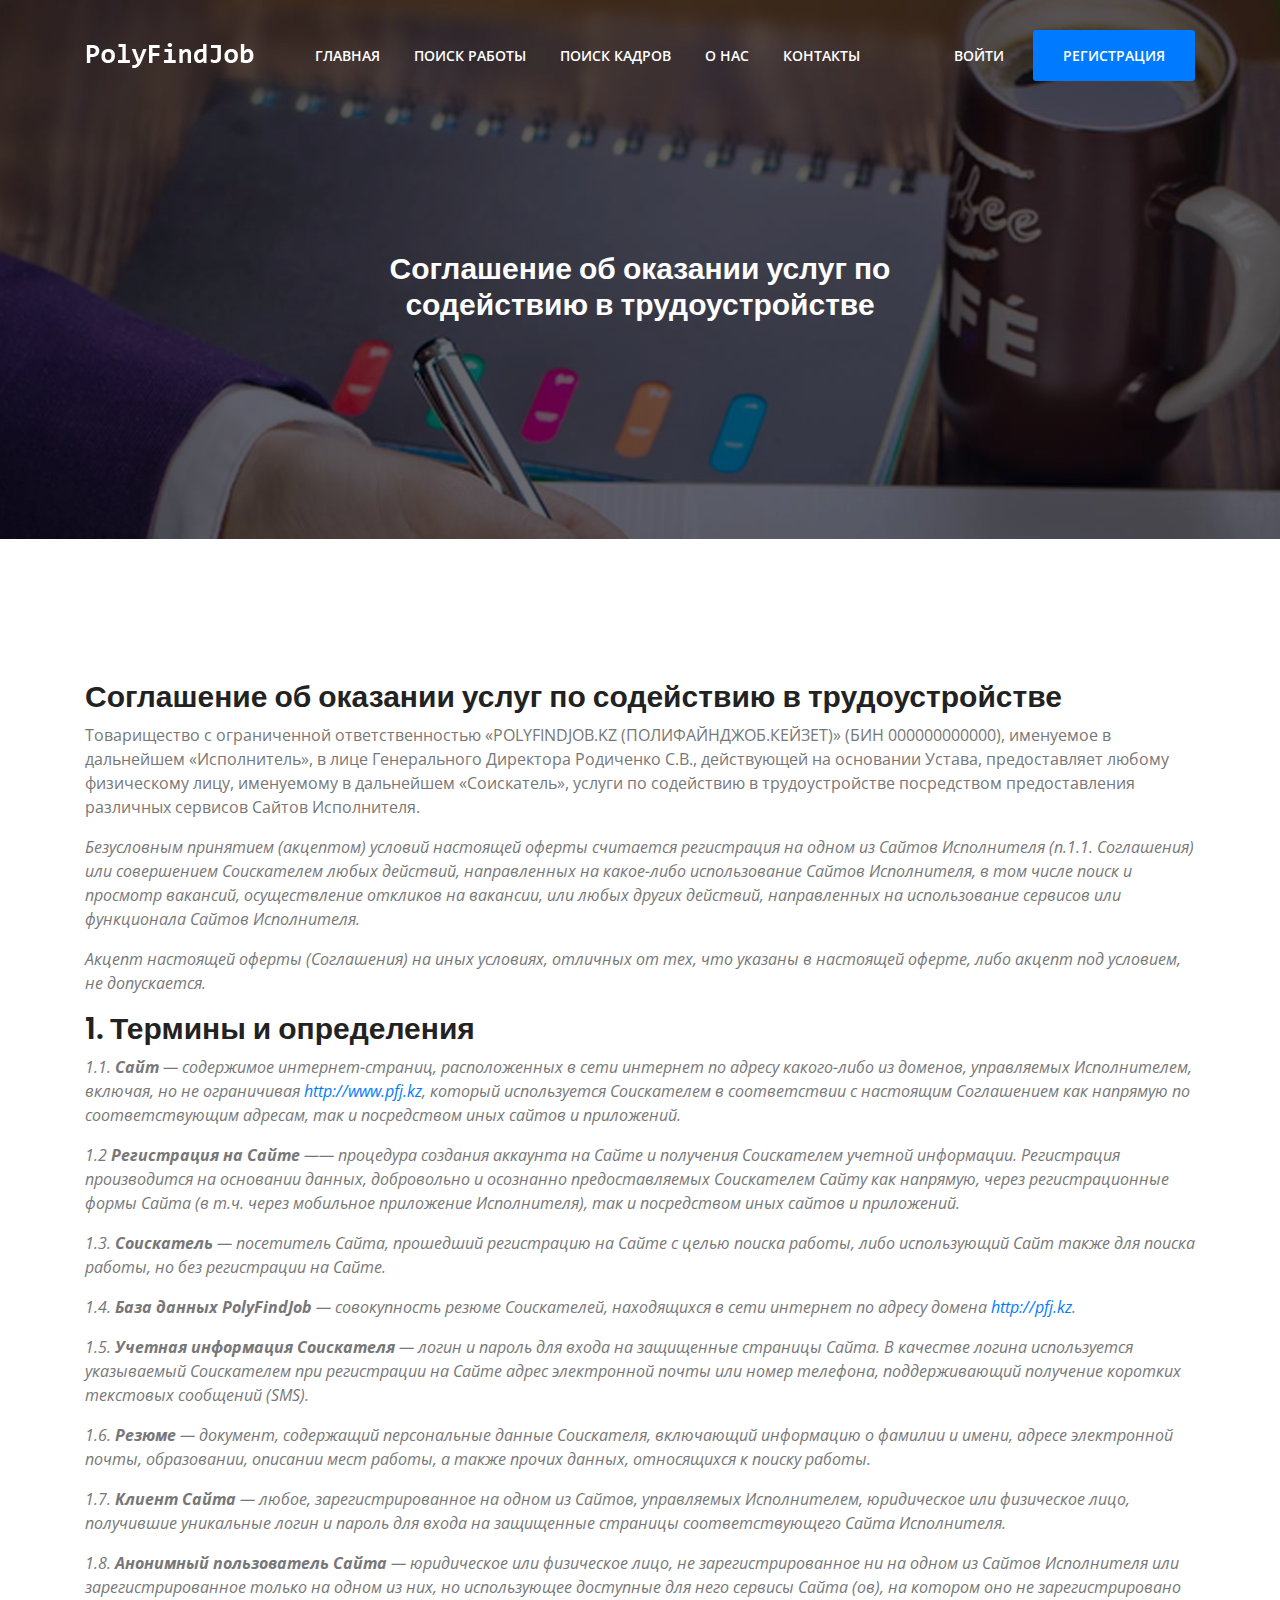
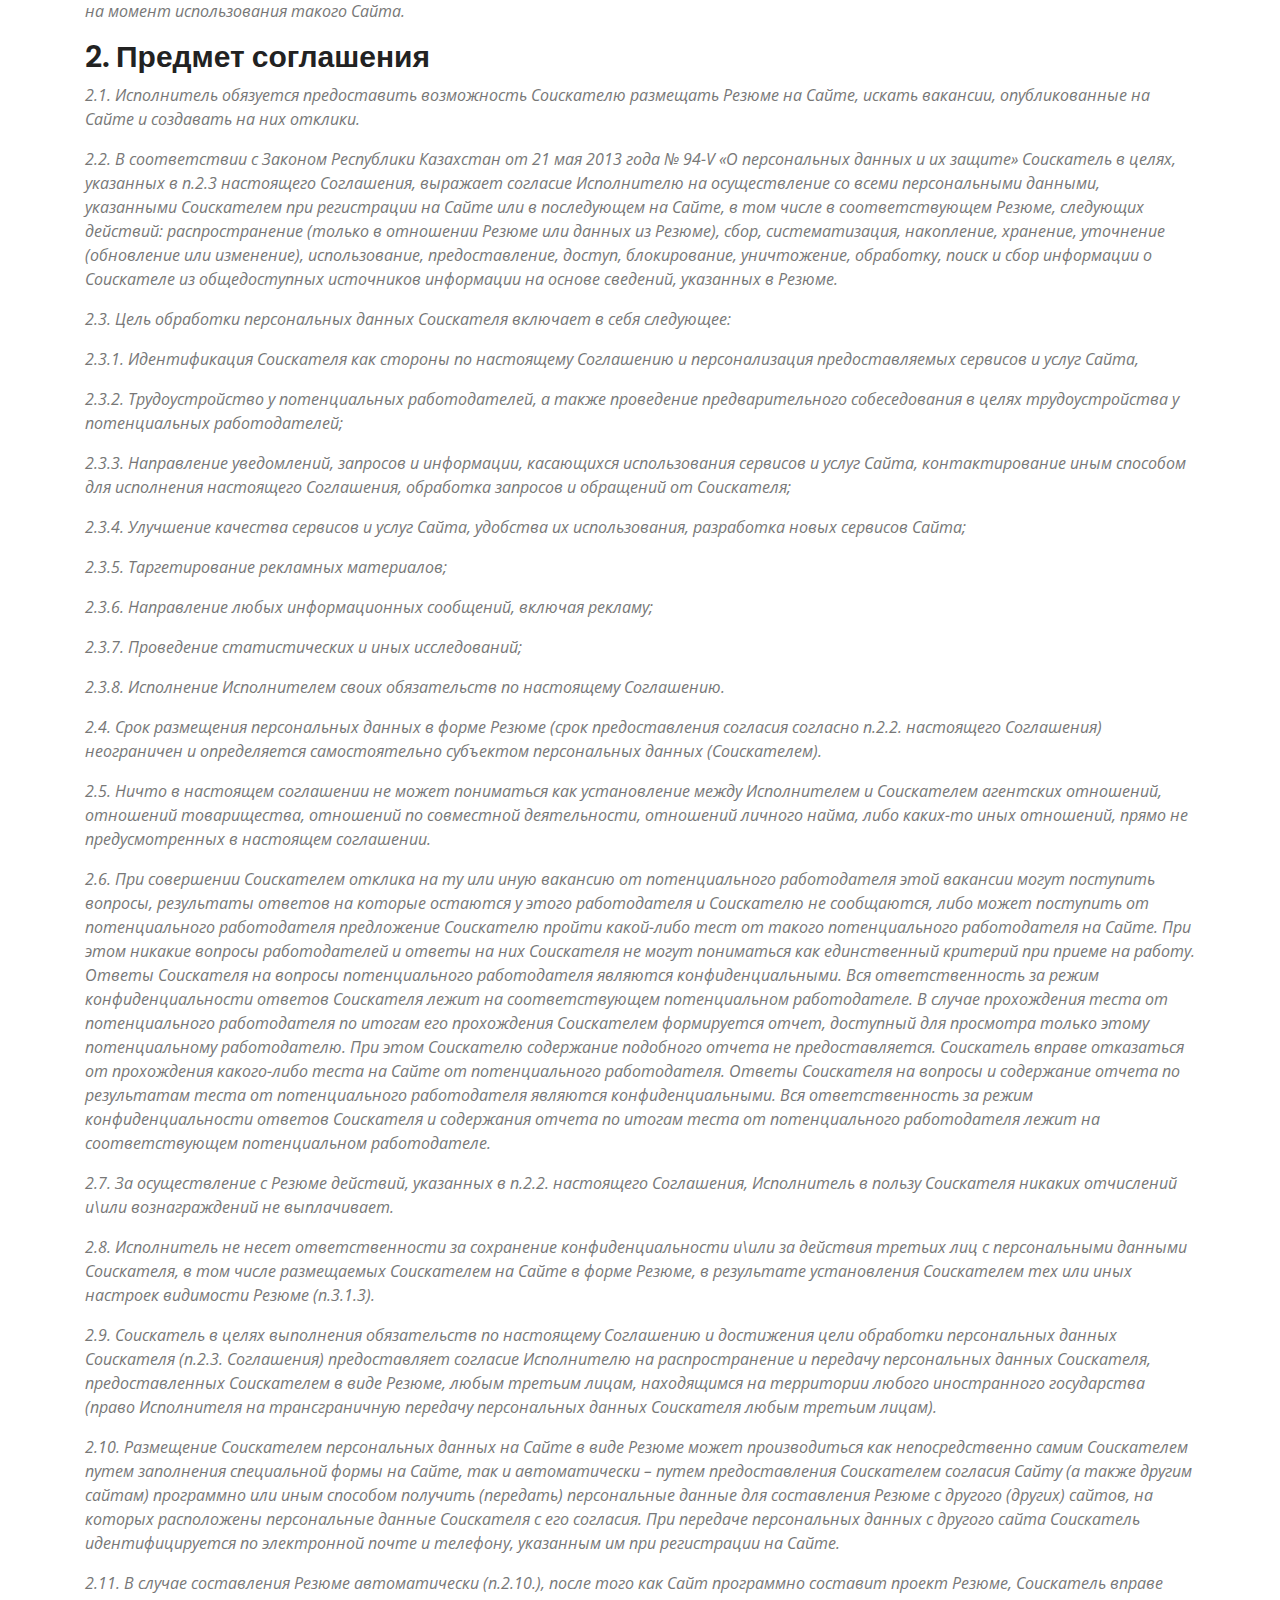
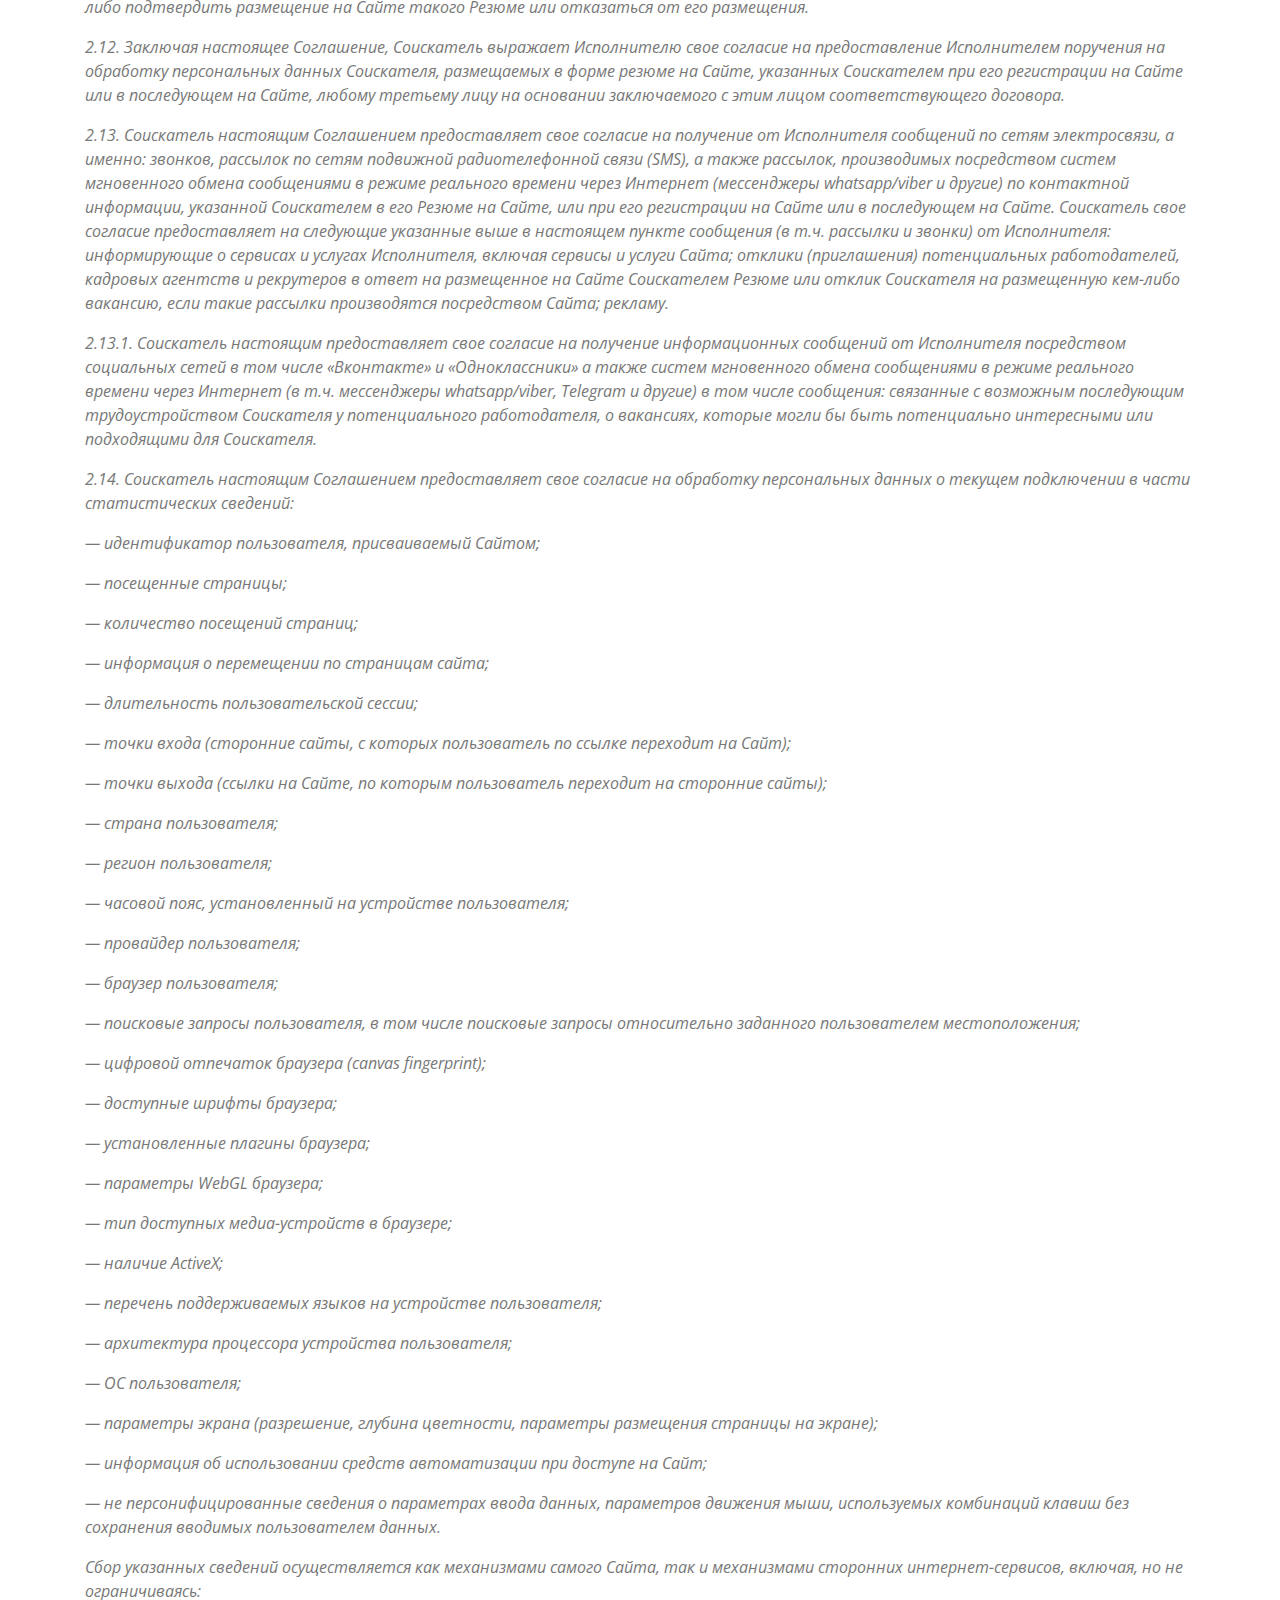
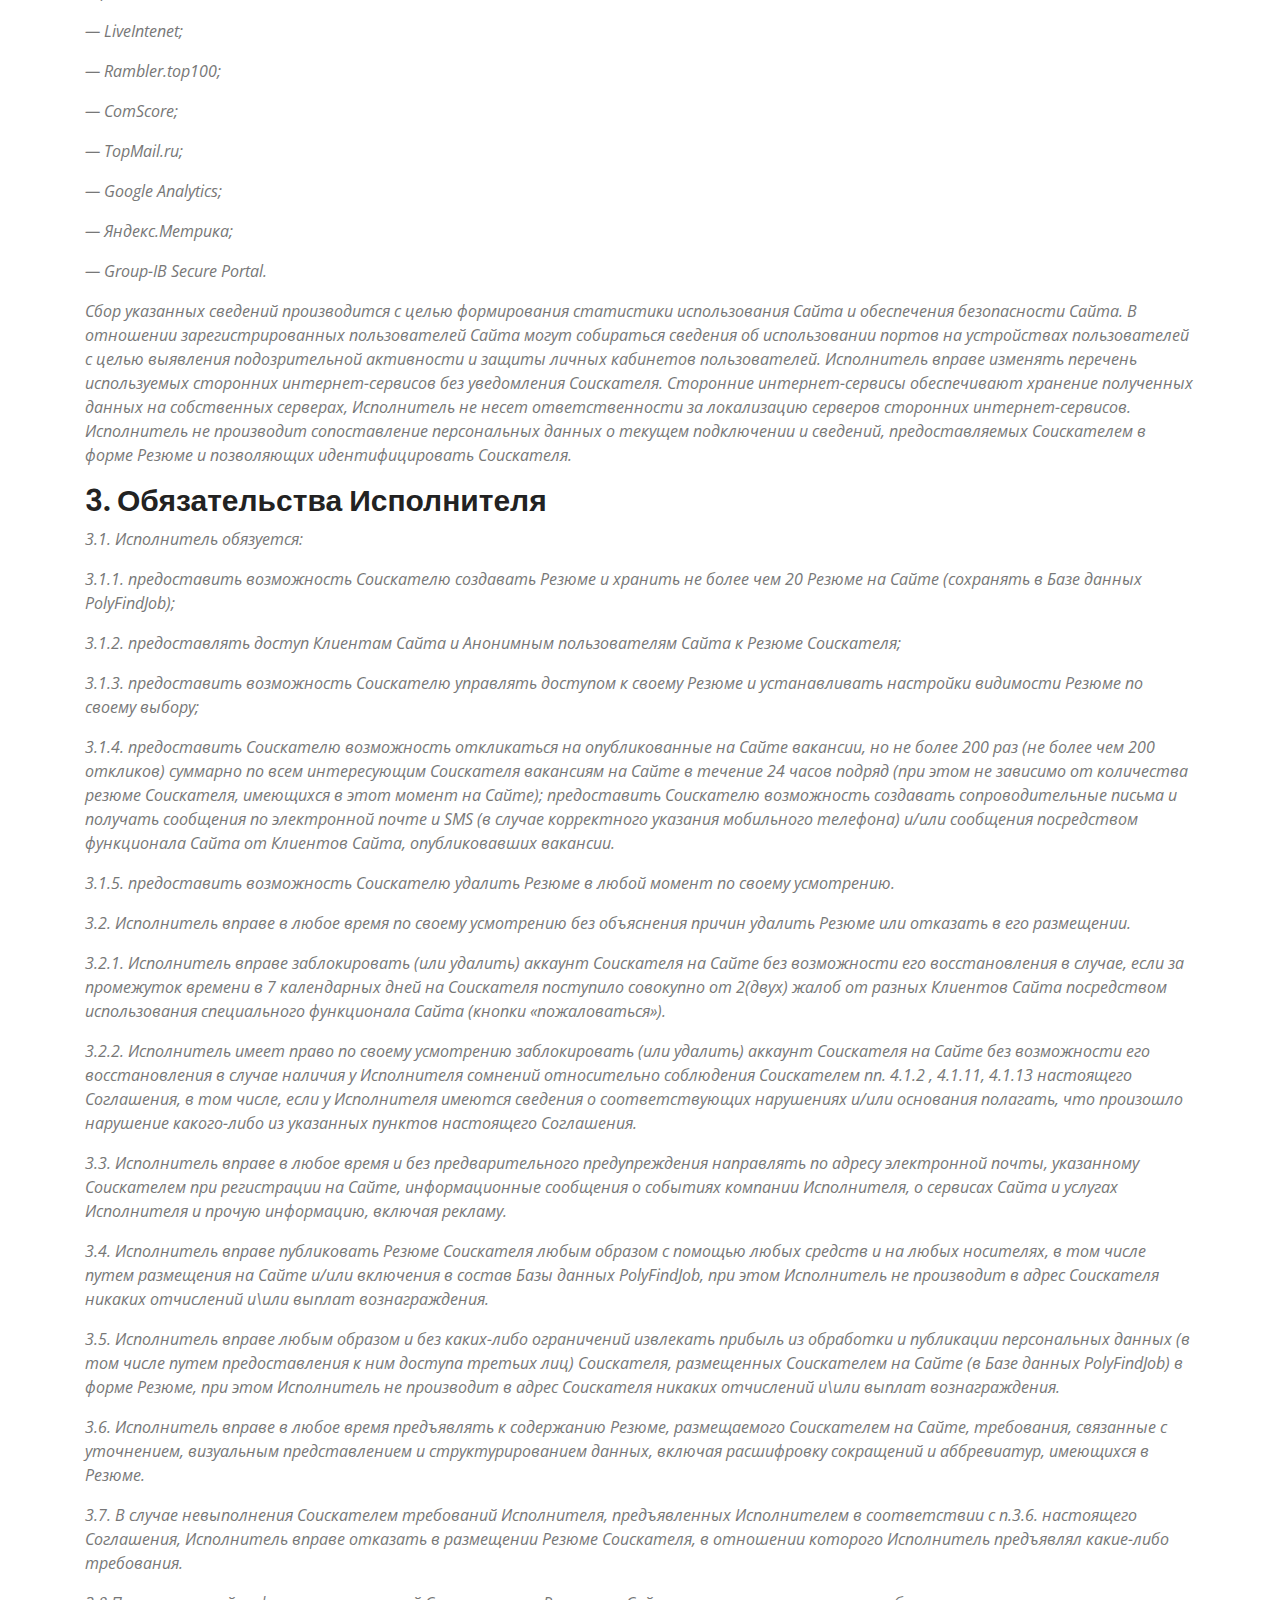
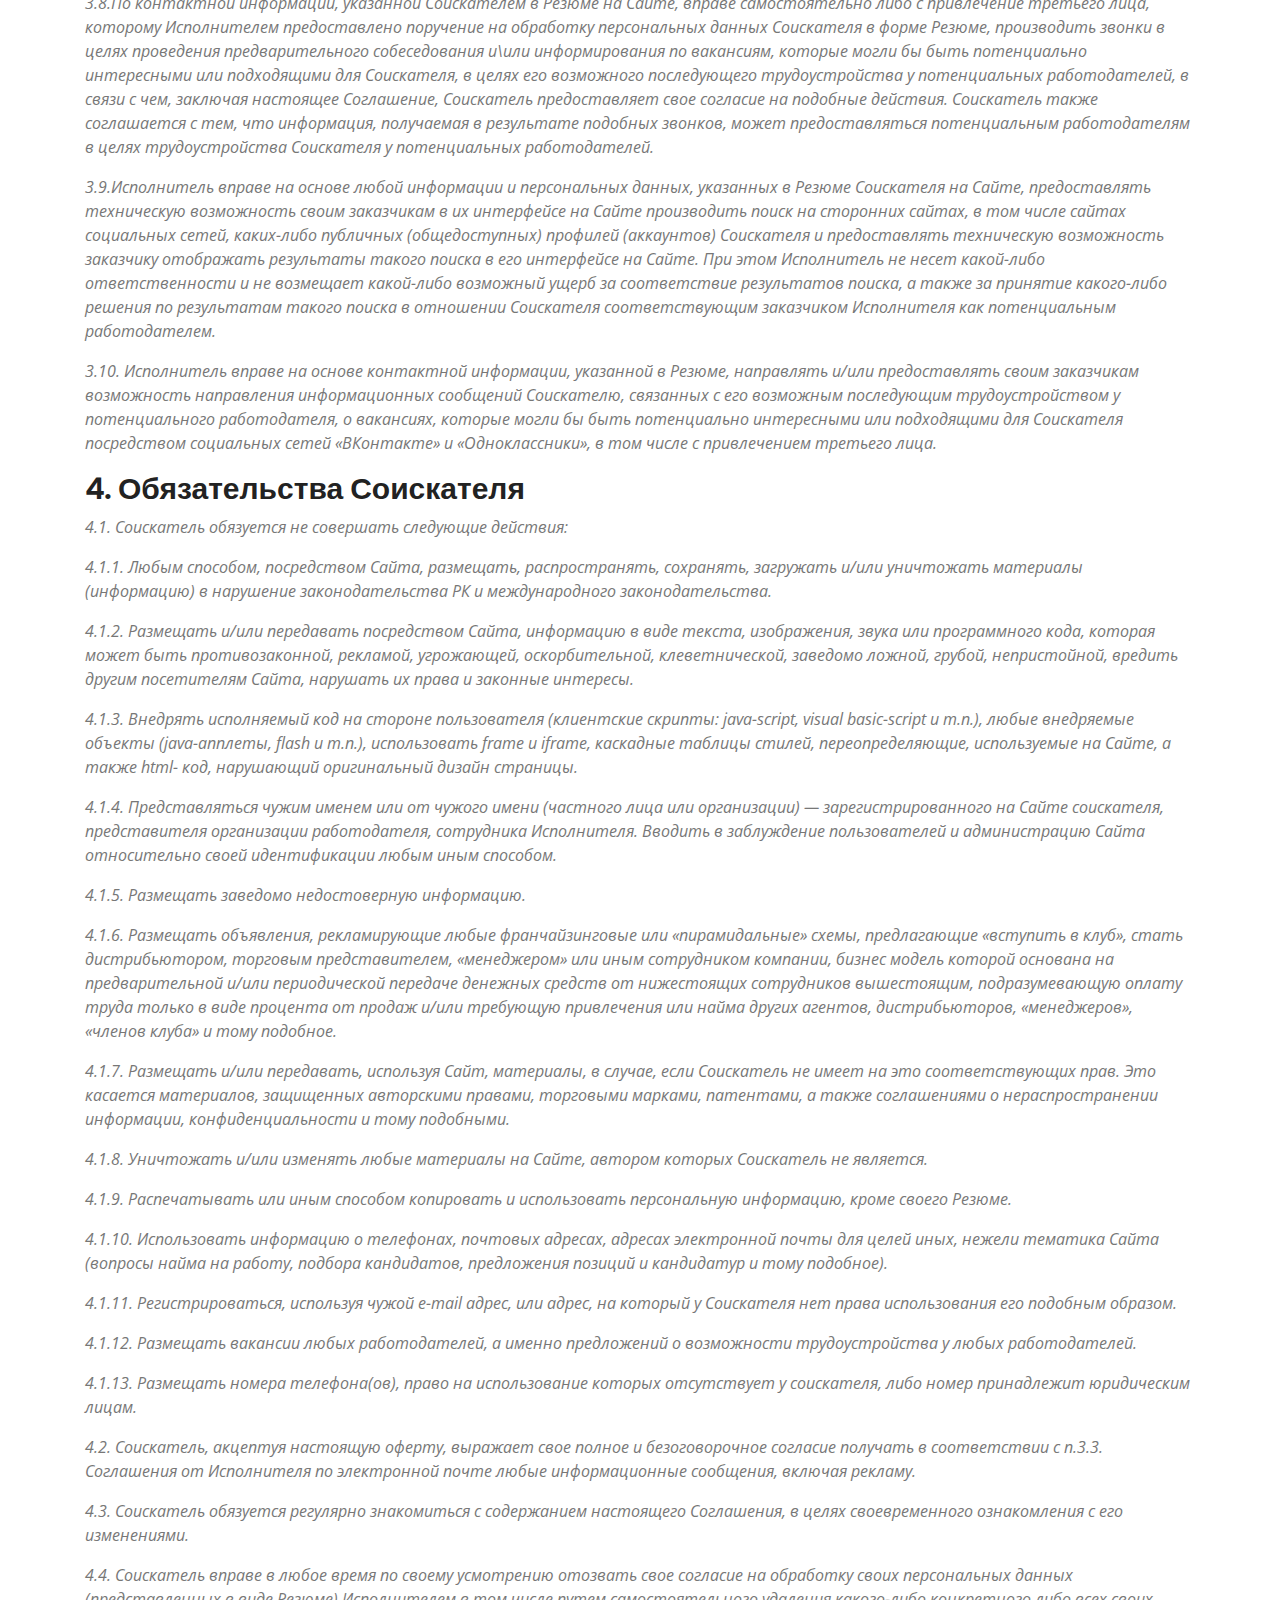
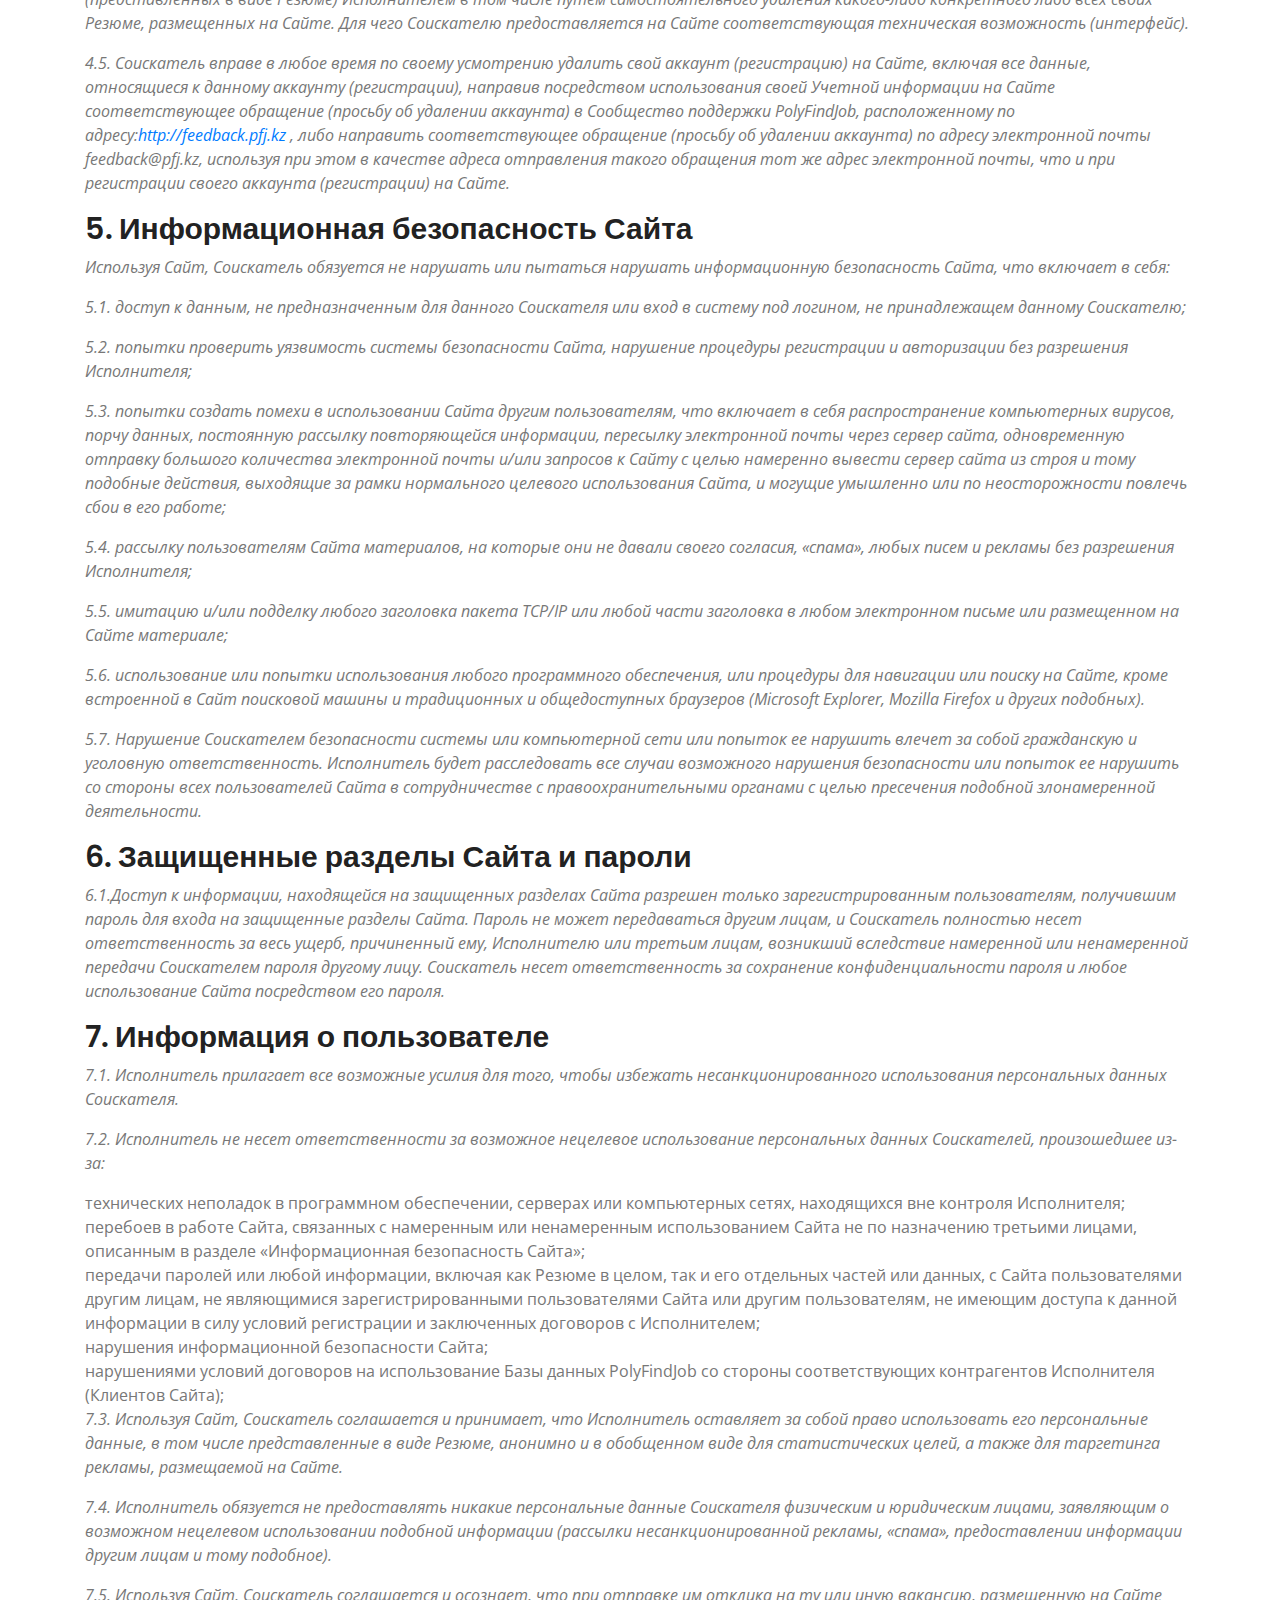
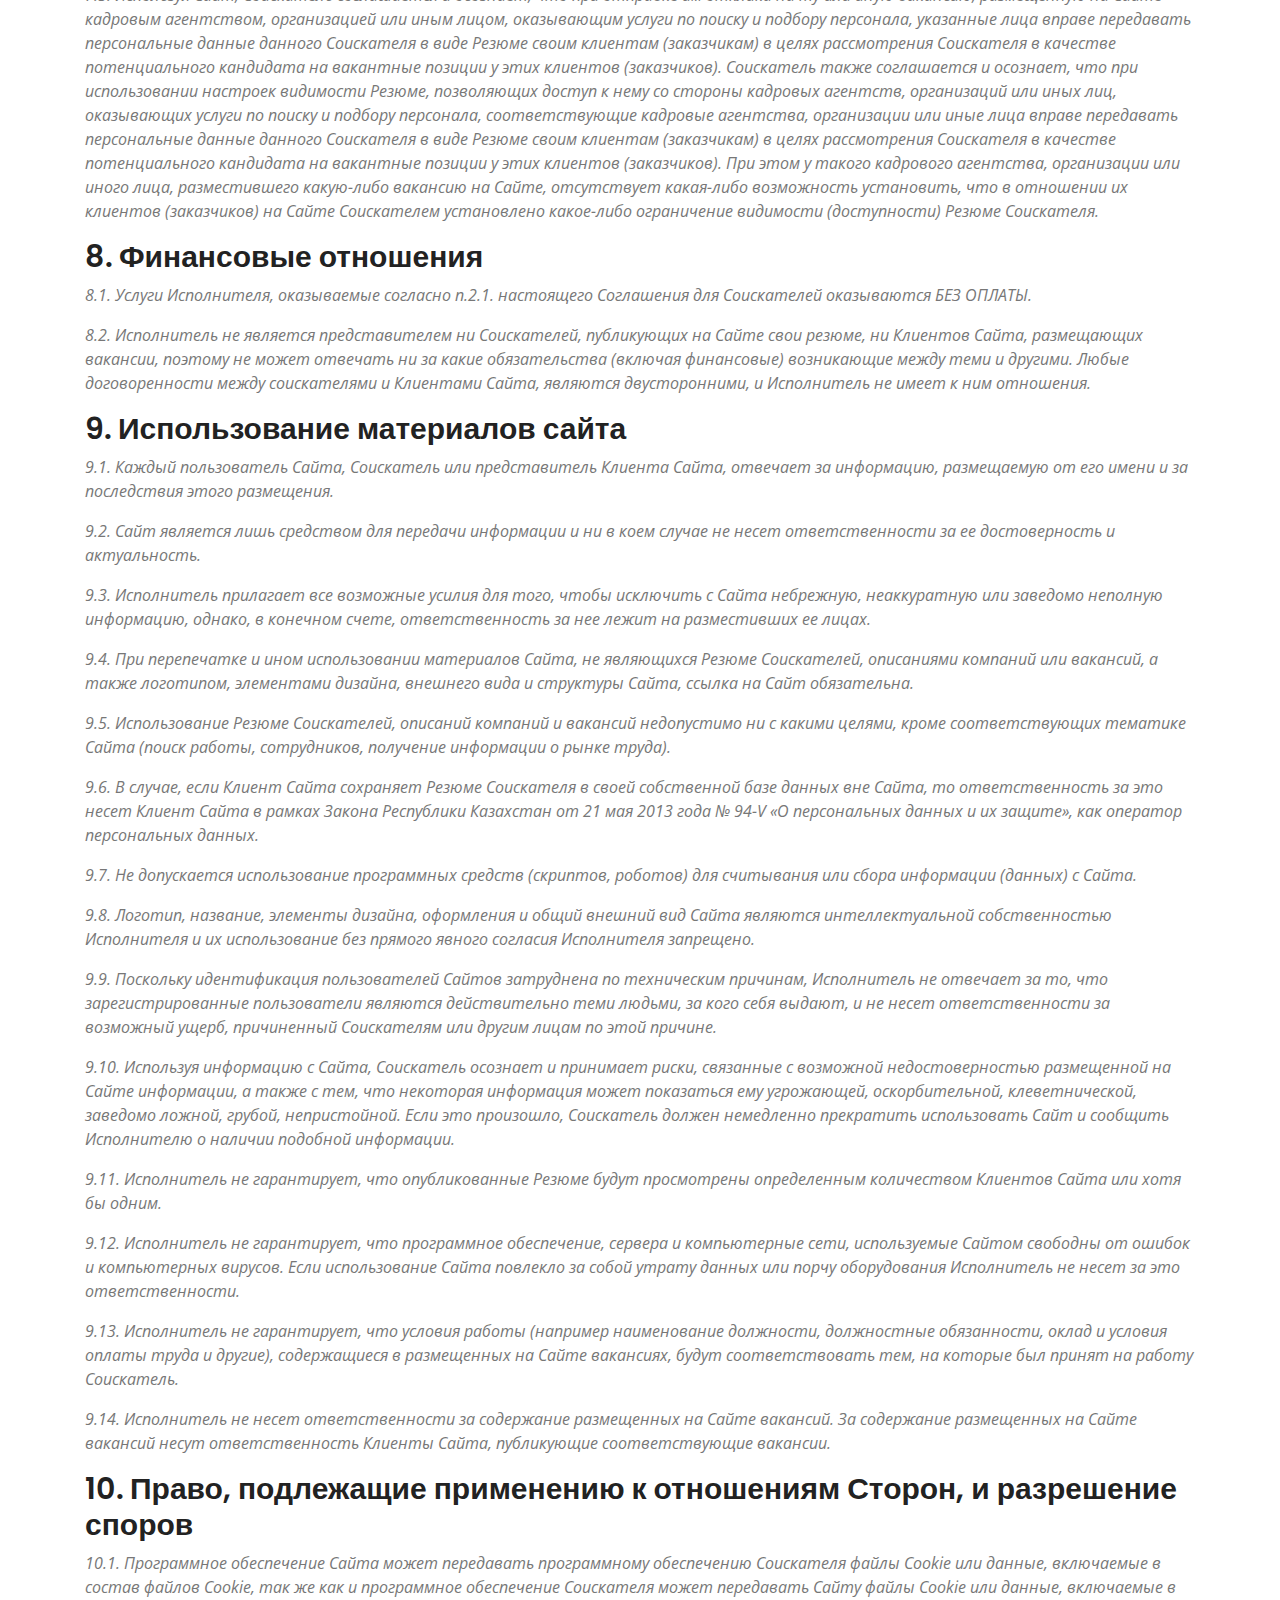
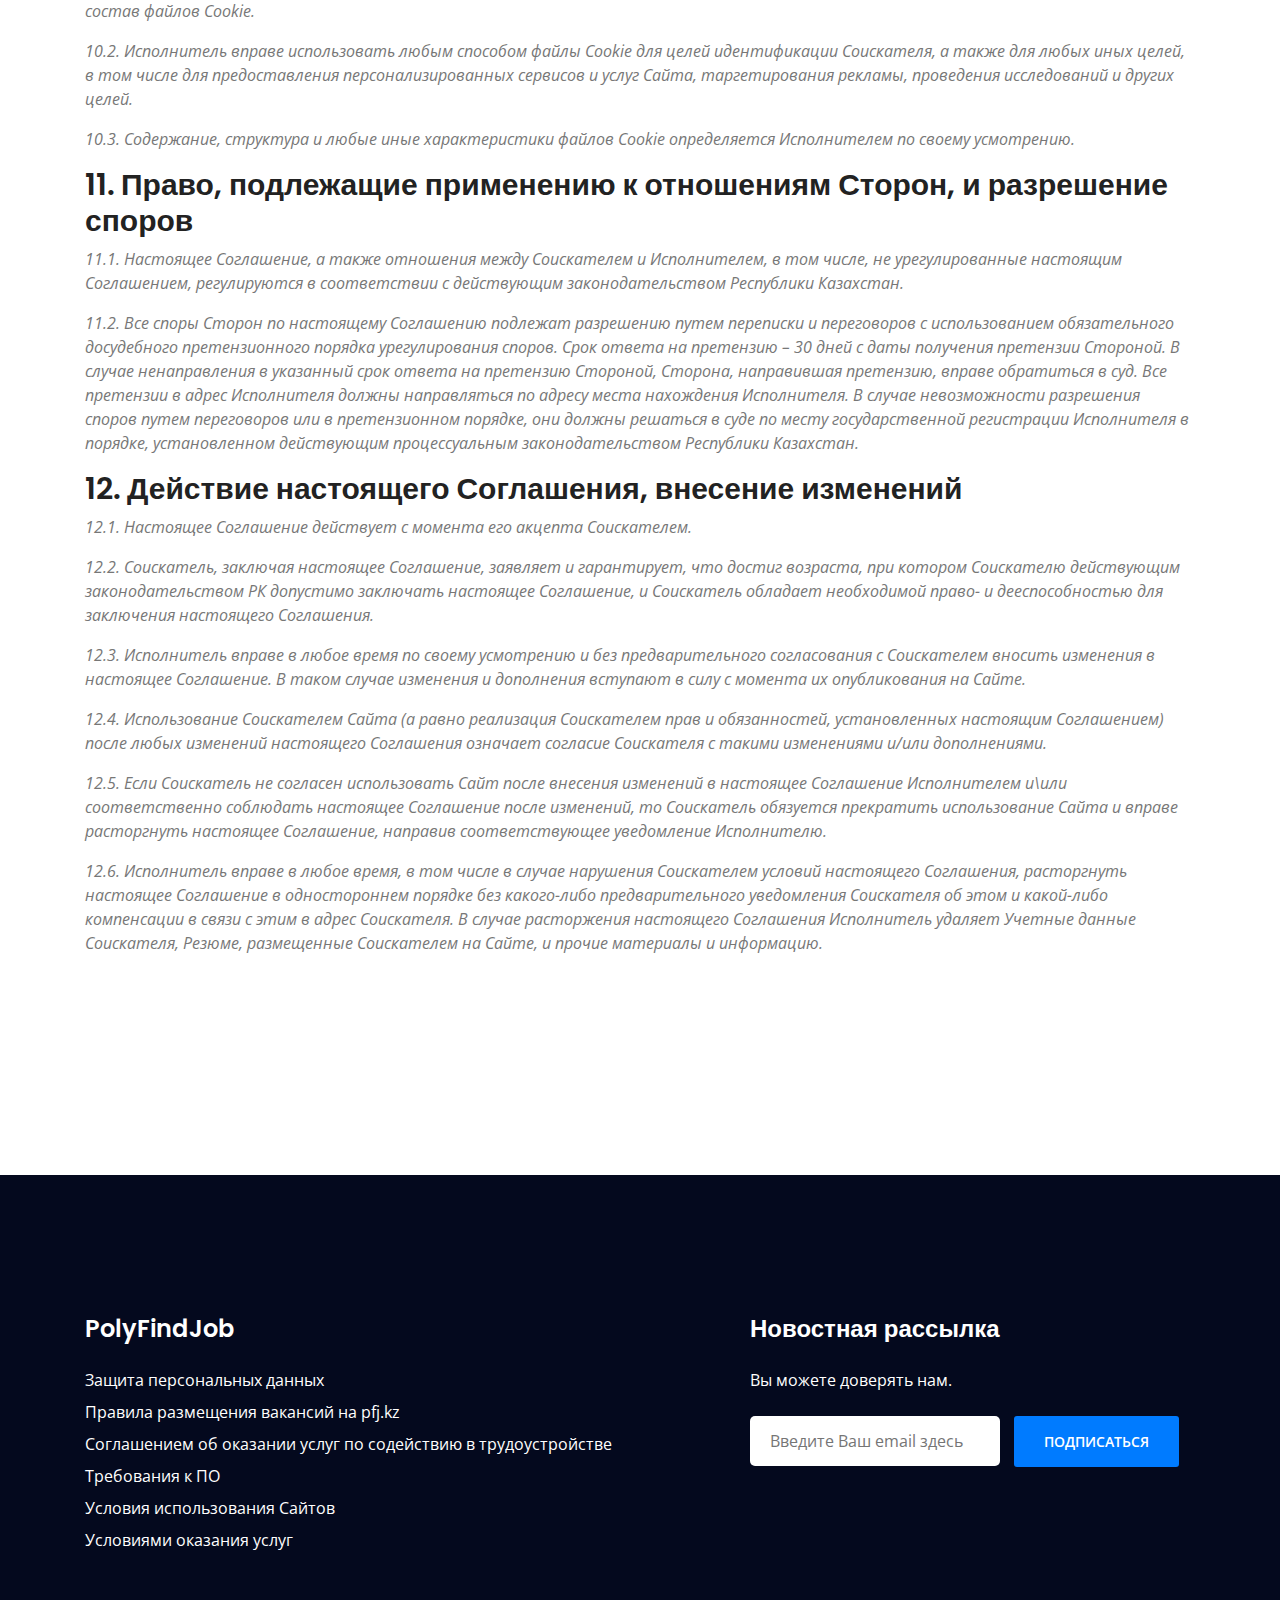
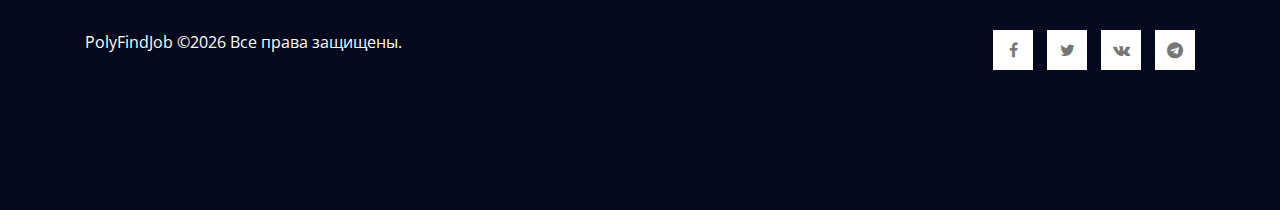
<file: agreement.html>
<!DOCTYPE html>
<html lang="en">
<head>
    <!-- Required Meta Tags -->
    <meta charset="UTF-8">
    <meta name="viewport" content="width=device-width, initial-scale=1.0">
    <meta http-equiv="X-UA-Compatible" content="ie=edge">

    <!-- Page Title -->
    <title>Соглашение об оказании услуг по содействию в трудоустройстве</title>

    <!-- Favicon -->
    <link rel="shortcut icon" href="assets/images/logo/favicon.png" type="image/x-icon">

    <!-- CSS Files -->
    <link rel="stylesheet" href="assets/css/animate-3.7.0.css">
    <link rel="stylesheet" href="assets/css/font-awesome-4.7.0.min.css">
    <link rel="stylesheet" href="assets/fonts/flat-icon/flaticon.css">
    <link rel="stylesheet" href="assets/css/bootstrap-4.1.3.min.css">
    <link rel="stylesheet" href="assets/css/owl-carousel.min.css">
    <link rel="stylesheet" href="assets/css/nice-select.css">
    <link rel="stylesheet" href="assets/css/style.css">
</head>
<body>
    <!-- Preloader Starts -->
    <div class="preloader">
        <div class="spinner"></div>
    </div>
    <!-- Preloader End -->

    <!-- Header Area Starts -->
    <header class="header-area single-page">
        <div class="header-top">
            <div class="container">
                <div class="row">
                    <div class="col-lg-2">
                        <div class="logo-area">
                            <a href="index.html"><img src="assets/images/logo-light.png" alt="logo"></a>
                        </div>
                    </div>
                    <div class="col-lg-10">
                        <div class="custom-navbar">
                            <span></span>
                            <span></span>
                            <span></span>
                        </div>  
                        <div class="main-menu main-menu-light">
                            <ul>
                            <li class="active"><a href="index.html">главная</a></li>
                            <li><a href="job-search.html">поиск работы</a>
                            <li><a href="job-search-personnel.html">поиск кадров</a></li> 
                            <li><a href="about.html">о нас</a></li>
                            <li><a href="contact-us.html">контакты</a></li>
   
                            <li class="menu-btn">
                                <a href="loginform.html" class="flat-form">войти</a>
                                <a href="loginform.html" class="template-btn">регистрация</a>
                            </li>
                            </ul>
                        </div>
                    </div>
                </div>
            </div>
        </div>
        <div class="page-title text-center">
            <div class="container">
                <div class="row">
                    <div class="col-md-6 offset-md-3">
                        <h2>Соглашение об оказании услуг по содействию в трудоустройстве</h2>
                        <p></p>
                    </div>
                </div>
            </div>
        </div>
    </header>
    <!-- Header Area End -->

    <!-- Pricing Table Starts -->
    <section class="pricing-table section-padding">
        <div class="container">
            <div class="row">
                <div class="col-lg-12">
                    <div class="section-top text-align">
                        <h2>Соглашение об оказании услуг по содействию в трудоустройстве</h2>

                            Товарищество с ограниченной ответственностью «POLYFINDJOB.KZ (ПОЛИФАЙНДЖОБ.КЕЙЗЕТ)» (БИН  000000000000), именуемое в дальнейшем «Исполнитель», в лице Генерального Директора Родиченко С.В., действующей на основании  Устава, предоставляет любому физическому лицу, именуемому в дальнейшем «Соискатель», услуги по содействию в трудоустройстве посредством предоставления различных сервисов Сайтов Исполнителя.</p>
                        <p>
                            Безусловным принятием (акцептом) условий настоящей оферты считается регистрация на одном из Сайтов Исполнителя (п.1.1. Соглашения) или совершением Соискателем любых действий, направленных на какое-либо использование Сайтов Исполнителя, в том числе поиск и просмотр вакансий, осуществление откликов на вакансии, или любых других действий, направленных на использование сервисов или функционала Сайтов Исполнителя.</p>
                        
                        <p>Акцепт настоящей оферты (Соглашения) на иных условиях, отличных от тех, что указаны в настоящей оферте, либо акцепт под условием, не допускается.</p>
                        <h2>
                            1. Термины и определения</h2>
                        <p>
                            1.1. <strong>Сайт</strong> — содержимое интернет-страниц, расположенных в сети интернет по адресу какого-либо из доменов, управляемых Исполнителем, включая, но не ограничивая <a href="https://www.pfj.kz">http://www.pfj.kz</a>, который используется Соискателем в соответствии с настоящим Соглашением как напрямую по соответствующим  адресам, так и посредством иных сайтов и  приложений.</p>
                        <p>
                                1.2 <strong>Регистрация на Сайте</strong> —— процедура создания аккаунта на Сайте и получения  Соискателем учетной информации. Регистрация производится на основании данных, добровольно и осознанно предоставляемых Соискателем Сайту как напрямую, через регистрационные формы Сайта (в т.ч. через мобильное приложение Исполнителя), так и посредством иных сайтов и приложений.</p>
                        <p>
                            1.3. <strong>Соискатель</strong> — посетитель Сайта, прошедший регистрацию на Сайте с целью поиска работы, либо использующий Сайт также для поиска работы, но без регистрации на Сайте.</p>
                        <p>
                            1.4. <strong>База данных PolyFindJob</strong> — совокупность резюме Соискателей, находящихся в сети интернет по адресу домена  <a href="https://www.pfj.kz">http://pfj.kz</a>.</p>
                        <p>
                            1.5. <strong>Учетная информация Соискателя</strong> — логин и пароль для входа на защищенные страницы Сайта. В качестве логина используется  указываемый Соискателем при регистрации на Сайте адрес электронной почты или номер телефона, поддерживающий получение коротких текстовых сообщений (SMS).</p>
                        <p>
                            1.6. <strong>Резюме</strong> — документ, содержащий персональные данные Соискателя, включающий информацию о фамилии и имени, адресе электронной почты, образовании, описании мест работы, а также прочих данных, относящихся к поиску работы.</p>
                        <p>
                            1.7. <strong>Клиент Сайта</strong> — любое, зарегистрированное на одном из Сайтов, управляемых Исполнителем, юридическое или физическое лицо, получившие уникальные логин и пароль для входа на защищенные страницы соответствующего Сайта Исполнителя.</p>
                        <p>
                            1.8. <strong>Анонимный пользователь Сайта </strong> — юридическое или физическое лицо, не зарегистрированное ни на одном из Сайтов Исполнителя или зарегистрированное только на одном из них, но использующее доступные для него сервисы Сайта (ов), на котором оно не зарегистрировано на момент использования такого Сайта.</p>
                        <h2>
                            2. Предмет соглашения</h2>
                        <p>
                            2.1. Исполнитель обязуется предоставить возможность Соискателю размещать Резюме на Сайте, искать вакансии, опубликованные на Сайте и создавать на них отклики.</p>
                        <p>
                            2.2. В соответствии с Законом Республики Казахстан от 21 мая 2013 года № 94-V «О персональных данных и их защите» Соискатель в целях, указанных в п.2.3 настоящего Соглашения, выражает согласие Исполнителю на осуществление со всеми персональными данными, указанными Соискателем при регистрации на Сайте или в последующем на Сайте, в том числе в соответствующем Резюме, следующих действий: распространение (только в отношении Резюме  или данных из Резюме), сбор, систематизация, накопление, хранение, уточнение (обновление или изменение), использование, предоставление, доступ, блокирование, уничтожение, обработку, поиск и сбор информации о Соискателе из общедоступных источников информации на основе сведений, указанных в Резюме. </p>
                        <p>
                            2.3. Цель обработки персональных данных Соискателя включает в себя следующее:</p>
                        <p>
                                2.3.1. Идентификация Соискателя как стороны по настоящему Соглашению и персонализация предоставляемых сервисов и услуг Сайта,</p>
                         <p>
                               2.3.2. Трудоустройство у потенциальных работодателей, а также проведение предварительного собеседования в целях трудоустройства у потенциальных работодателей;</p>
                         <p>
                               2.3.3. Направление уведомлений, запросов и информации, касающихся использования сервисов и услуг Сайта, контактирование иным способом для исполнения настоящего Соглашения, обработка запросов и обращений от Соискателя;</p>
                         <p>
                              2.3.4. Улучшение качества сервисов и услуг Сайта, удобства их использования, разработка новых сервисов Сайта;</p>
                         <p>
                             2.3.5. Таргетирование рекламных материалов;</p>
                         <p>
                             2.3.6. Направление любых информационных сообщений, включая рекламу;</p>
                         <p>
                            2.3.7. Проведение статистических и иных исследований;</p>
                         <p>
                            2.3.8. Исполнение Исполнителем своих обязательств по настоящему Соглашению.</p>
                         <p>
                            2.4. Срок размещения персональных данных в форме Резюме (срок предоставления согласия согласно п.2.2. настоящего Соглашения) неограничен и определяется самостоятельно субъектом персональных данных (Соискателем).</p>
                        <p>
                            2.5. Ничто в настоящем соглашении не может пониматься как установление между Исполнителем и Соискателем агентских отношений, отношений товарищества, отношений по совместной деятельности, отношений личного найма, либо каких-то иных отношений, прямо не предусмотренных в настоящем соглашении.</p>
                        <p>
                            2.6.  При совершении Соискателем отклика на ту или иную вакансию от потенциального работодателя этой вакансии могут поступить вопросы, результаты ответов на которые остаются у этого работодателя и Соискателю не сообщаются, либо может поступить от потенциального работодателя предложение Соискателю пройти какой-либо тест от такого потенциального работодателя на Сайте.
                        При этом никакие вопросы работодателей и ответы на них Соискателя не могут пониматься как единственный критерий при приеме на работу. Ответы Соискателя на вопросы потенциального работодателя являются конфиденциальными.
                        Вся ответственность за режим конфиденциальности ответов Соискателя лежит на соответствующем потенциальном работодателе. В случае прохождения теста от потенциального работодателя по итогам его прохождения Соискателем формируется отчет, доступный для просмотра только этому потенциальному работодателю.
                        При этом Соискателю содержание подобного отчета не предоставляется. Соискатель вправе отказаться от прохождения какого-либо теста на Сайте от потенциального работодателя.
                        Ответы Соискателя на вопросы и содержание отчета по результатам теста от потенциального работодателя являются конфиденциальными. Вся ответственность за режим конфиденциальности ответов Соискателя и содержания отчета по итогам теста от потенциального работодателя лежит на соответствующем потенциальном работодателе.</p>
                        <p>2.7. За осуществление с Резюме действий, указанных в п.2.2. настоящего Соглашения, Исполнитель в пользу Соискателя никаких отчислений и\или вознаграждений не выплачивает.</p>
                        <p>
                             2.8. Исполнитель не несет ответственности за сохранение конфиденциальности и\или за действия третьих лиц с персональными данными Соискателя, в том числе размещаемых Соискателем на Сайте в форме Резюме, в результате установления Соискателем тех или иных настроек видимости Резюме (п.3.1.3).</p>
                        <p>
                              2.9. Соискатель в целях выполнения обязательств по настоящему Соглашению и достижения цели обработки персональных данных Соискателя (п.2.3. Соглашения) предоставляет согласие Исполнителю на распространение и передачу персональных данных Соискателя, предоставленных Соискателем в виде Резюме, любым третьим лицам, находящимся на территории любого иностранного государства (право Исполнителя на трансграничную передачу персональных данных Соискателя любым третьим лицам).</p>
                        <p>
                                2.10. Размещение Соискателем персональных данных на Сайте в виде Резюме может производиться как непосредственно самим Соискателем путем заполнения специальной формы на Сайте, так и автоматически – путем предоставления Соискателем согласия Сайту (а также другим сайтам) программно или иным способом получить (передать) персональные данные для составления Резюме с другого (других) сайтов, на которых расположены персональные данные Соискателя с его согласия. При передаче персональных данных с другого сайта Соискатель идентифицируется по электронной почте и телефону, указанным им при регистрации на Сайте.</p>
                        <p>
                                2.11. В случае составления Резюме автоматически (п.2.10.), после того как Сайт программно составит проект Резюме, Соискатель вправе либо подтвердить размещение на Сайте такого Резюме или отказаться от его размещения.</p>
                        <p>2.12. Заключая настоящее Соглашение, Соискатель выражает  Исполнителю свое согласие на предоставление Исполнителем поручения на обработку персональных данных Соискателя, размещаемых в форме резюме на Сайте, указанных  Соискателем при его регистрации на Сайте или в последующем на Сайте, любому третьему лицу на основании заключаемого с этим лицом соответствующего договора.</p>
                        <p> 2.13. Соискатель настоящим Соглашением предоставляет свое согласие на получение от Исполнителя сообщений по сетям электросвязи, а именно: звонков, рассылок по сетям подвижной радиотелефонной связи (SMS), а также рассылок, производимых посредством систем мгновенного обмена сообщениями в режиме реального времени через Интернет (мессенджеры whatsapp/viber и другие) по контактной информации, указанной Соискателем в его Резюме на Сайте, или при его регистрации на Сайте или в последующем на Сайте. Соискатель свое согласие предоставляет на следующие указанные выше в настоящем пункте сообщения (в т.ч. рассылки и звонки) от Исполнителя: информирующие о сервисах и услугах Исполнителя, включая сервисы и услуги Сайта; отклики (приглашения) потенциальных работодателей, кадровых агентств и рекрутеров в ответ на размещенное на Сайте Соискателем Резюме или отклик Соискателя на размещенную кем-либо вакансию, если такие рассылки производятся посредством Сайта; рекламу.</p>
                        <p>2.13.1. Соискатель настоящим предоставляет свое согласие на получение информационных сообщений от Исполнителя  посредством социальных сетей в том числе «Вконтакте» и «Одноклассники» а также  систем мгновенного обмена сообщениями в режиме реального времени через Интернет (в т.ч. мессенджеры whatsapp/viber, Telegram и другие)  в том числе сообщения:  связанные с возможным последующим  трудоустройством Соискателя у потенциального работодателя, о  вакансиях, которые могли бы быть потенциально интересными или подходящими для Соискателя.</p>
                        
                        <p>2.14. Соискатель настоящим Соглашением предоставляет свое согласие на обработку персональных данных о текущем подключении в части статистических сведений:</p>
                        <p>
                        — идентификатор пользователя, присваиваемый Сайтом;</p>
                        <p>
                        — посещенные страницы;</p>
                        <p>
                        — количество посещений страниц;</p>
                        <p>
                        — информация о перемещении по страницам сайта;</p>
                        <p>
                        — длительность пользовательской сессии;</p>
                        <p>
                        — точки входа (сторонние сайты, с которых пользователь по ссылке переходит на Сайт);</p>
                        <p>
                        — точки выхода (ссылки на Сайте, по которым пользователь переходит на сторонние сайты);</p>
                        <p>
                        — страна пользователя;</p>
                        <p>
                        — регион пользователя;</p>
                        <p>
                        — часовой пояс, установленный на устройстве пользователя;</p>
                        <p>
                        — провайдер пользователя;</p>
                        <p>
                        — браузер пользователя;</p>
                        <p>
                        — поисковые запросы пользователя, в том числе поисковые запросы относительно заданного пользователем местоположения;</p>
                        <p>
                        — цифровой отпечаток браузера (canvas fingerprint);</p>
                        <p>
                        — доступные шрифты браузера;</p>
                        <p>
                        — установленные плагины браузера;</p>
                        <p>
                        — параметры WebGL браузера;</p>
                        <p>
                        — тип доступных медиа-устройств в браузере;</p>
                        <p>
                        — наличие ActiveX;</p>
                        <p>
                        — перечень поддерживаемых языков на устройстве пользователя;</p>
                        <p>
                        — архитектура процессора устройства пользователя;</p>
                        <p>
                        — ОС пользователя;</p>
                        <p>
                        — параметры экрана (разрешение, глубина цветности, параметры размещения страницы на экране);</p>
                        <p>
                        —  информация об использовании средств автоматизации при доступе на Сайт;</p>
                        <p>
                        — не персонифицированные сведения о параметрах ввода данных, параметров движения мыши, используемых комбинаций клавиш без сохранения вводимых пользователем данных.</p>
                        <p>
                        Сбор указанных сведений осуществляется как механизмами самого Сайта, так и механизмами сторонних интернет-сервисов, включая, но не ограничиваясь:</p>
                        <p>
                        — LiveIntenet;</p>
                        <p>
                        — Rambler.top100;</p>
                        <p>
                        — ComScore;</p>
                        <p>
                        — TopMail.ru;</p>
                        <p>
                        — Google Analytics;</p>
                        <p>
                        — Яндекс.Метрика;</p>
                        <p>
                        — Group-IB Secure Portal.</p>
                        <p>
                        Сбор указанных сведений производится с целью формирования статистики использования Сайта и обеспечения безопасности Сайта. 
                        В отношении зарегистрированных пользователей Сайта могут собираться сведения об использовании портов на устройствах пользователей с целью выявления подозрительной активности и защиты личных кабинетов пользователей.
                        Исполнитель вправе изменять перечень используемых сторонних интернет-сервисов без уведомления Соискателя. Сторонние интернет-сервисы обеспечивают хранение полученных данных на собственных серверах, Исполнитель не несет ответственности за локализацию серверов сторонних интернет-сервисов. Исполнитель не производит сопоставление персональных данных о текущем подключении и сведений, предоставляемых Соискателем в форме Резюме и позволяющих идентифицировать Соискателя.</p> 
                        
                        <h2>
                            3. Обязательства Исполнителя</h2>
                        <p>
                            3.1. Исполнитель обязуется:</p>
                        <p>
                            3.1.1. предоставить возможность Соискателю создавать Резюме и хранить не более чем 20 Резюме на Сайте (сохранять в Базе данных PolyFindJob);</p>
                        <p>
                            3.1.2. предоставлять доступ Клиентам Сайта и Анонимным пользователям Сайта к Резюме Соискателя;</p>
                        <p>
                            3.1.3. предоставить возможность Соискателю управлять доступом к своему Резюме и устанавливать настройки видимости Резюме по своему выбору;</p>
                        <p>
                            3.1.4. предоставить Соискателю возможность откликаться на опубликованные на Сайте вакансии, но не более 200 раз (не более чем 200 откликов) суммарно по всем интересующим Соискателя вакансиям на Сайте в течение 24 часов подряд (при этом не зависимо от количества резюме Соискателя, имеющихся в этот момент на Сайте); предоставить  Соискателю возможность создавать сопроводительные письма и получать сообщения по электронной почте и SMS (в случае корректного указания мобильного телефона) и/или сообщения посредством функционала Сайта от Клиентов Сайта, опубликовавших вакансии.</p>
                        <p>
                            3.1.5. предоставить возможность Соискателю удалить Резюме в любой момент по своему усмотрению.</p>
                        <p>
                            3.2. Исполнитель вправе в любое время по своему усмотрению без объяснения причин удалить Резюме или отказать в его размещении. </p>
                        <p>
                        3.2.1. Исполнитель вправе заблокировать (или удалить) аккаунт Соискателя на Сайте без возможности его восстановления в случае, если  за промежуток времени в 7 календарных дней на Соискателя поступило совокупно от 2(двух) жалоб от разных Клиентов Сайта посредством использования специального функционала Сайта (кнопки «пожаловаться»). </p>
                        <p>3.2.2. Исполнитель имеет право по своему усмотрению заблокировать (или удалить) аккаунт Соискателя на Сайте без возможности его восстановления в случае наличия у Исполнителя сомнений относительно соблюдения Соискателем пп. 4.1.2 , 4.1.11, 4.1.13  настоящего Соглашения, в том числе,  если у Исполнителя имеются сведения  о соответствующих нарушениях и/или основания полагать, что произошло нарушение какого-либо из указанных пунктов настоящего Соглашения. </p>
                        <p>
                            3.3. Исполнитель вправе в любое время и без предварительного предупреждения направлять по адресу электронной почты, указанному Соискателем при регистрации на Сайте, информационные сообщения о событиях компании Исполнителя, о сервисах Сайта и услугах Исполнителя и прочую информацию, включая рекламу.</p>
                        <p>3.4. Исполнитель вправе публиковать Резюме Соискателя любым образом с помощью любых средств и на любых носителях, в том числе путем размещения на Сайте и/или включения в состав Базы данных PolyFindJob, при этом Исполнитель не производит в адрес Соискателя никаких отчислений и\или выплат вознаграждения.</p>
                        <p>3.5. Исполнитель вправе любым образом и без каких-либо ограничений извлекать прибыль из обработки и публикации персональных данных (в том числе путем предоставления к ним доступа третьих лиц) Соискателя, размещенных Соискателем на Сайте (в Базе данных PolyFindJob) в форме Резюме, при этом Исполнитель не производит в адрес Соискателя никаких отчислений и\или выплат вознаграждения.</p>
                        <p>3.6. Исполнитель вправе в любое время предъявлять к содержанию Резюме, размещаемого Соискателем на Сайте, требования, связанные с уточнением, визуальным представлением и структурированием данных, включая расшифровку сокращений и аббревиатур, имеющихся в Резюме.</p>
                        <p>3.7. В случае невыполнения Соискателем требований Исполнителя, предъявленных Исполнителем в соответствии с п.3.6. настоящего Соглашения, Исполнитель вправе отказать в размещении Резюме Соискателя, в отношении которого Исполнитель предъявлял какие-либо требования.</p>
                        <p>3.8.По контактной информации, указанной Соискателем в Резюме на Сайте, вправе самостоятельно либо с привлечение третьего лица, которому Исполнителем предоставлено поручение на обработку персональных данных Соискателя в форме Резюме, производить звонки в целях проведения предварительного собеседования и\или информирования по вакансиям, которые могли бы быть потенциально интересными или подходящими для Соискателя, в целях его возможного последующего трудоустройства у потенциальных работодателей, в связи с чем, заключая настоящее Соглашение, Соискатель предоставляет свое согласие на подобные действия. Соискатель также соглашается с тем, что информация, получаемая в результате подобных звонков, может предоставляться потенциальным работодателям в целях трудоустройства Соискателя у потенциальных работодателей.</p>
                        <p>3.9.Исполнитель вправе на основе любой информации и персональных данных, указанных в Резюме Соискателя на Сайте, предоставлять техническую возможность своим заказчикам в их интерфейсе на Сайте производить поиск на сторонних сайтах, в том числе сайтах социальных сетей, каких-либо публичных (общедоступных) профилей (аккаунтов) Соискателя и предоставлять техническую возможность заказчику отображать результаты такого поиска в его интерфейсе на Сайте. При этом Исполнитель не несет какой-либо ответственности и не возмещает какой-либо возможный ущерб за соответствие результатов поиска, а также за принятие какого-либо решения по результатам такого поиска в отношении Соискателя соответствующим заказчиком Исполнителя как потенциальным работодателем.</p>
                        <p>3.10. Исполнитель вправе на основе контактной информации, указанной в Резюме, направлять  и/или предоставлять своим заказчикам возможность направления информационных сообщений Соискателю, связанных с его возможным последующим  трудоустройством у потенциального работодателя, о  вакансиях, которые могли бы быть потенциально интересными или подходящими для Соискателя посредством социальных сетей  «ВКонтакте» и «Одноклассники», в том числе с привлечением  третьего лица.</p>
                        
                        <h2>
                            4. Обязательства Соискателя</h2>
                        <p>
                            4.1. Соискатель обязуется не совершать следующие действия:</p>
                        <p>
                            4.1.1. Любым способом, посредством Сайта, размещать, распространять, сохранять, загружать и/или уничтожать материалы (информацию) в нарушение законодательства РК и международного законодательства.</p>
                        <p>
                            4.1.2. Размещать и/или передавать посредством Сайта, информацию в виде текста, изображения, звука или программного кода, которая может быть противозаконной, рекламой, угрожающей, оскорбительной, клеветнической, заведомо ложной, грубой, непристойной, вредить другим посетителям Сайта, нарушать их права и законные интересы.</p>
                        <p>
                            4.1.3. Внедрять исполняемый код на стороне пользователя (клиентские скрипты: java-script, visual basic-script и т.п.), любые внедряемые объекты (java-апплеты, flash и т.п.), использовать frame и iframe, каскадные таблицы стилей, переопределяющие, используемые на Сайте, а также html- код, нарушающий оригинальный дизайн страницы.</p>
                        <p>
                            4.1.4. Представляться чужим именем или от чужого имени (частного лица или организации) — зарегистрированного на Сайте соискателя, представителя организации работодателя, сотрудника Исполнителя. Вводить в заблуждение пользователей и администрацию Сайта относительно своей идентификации любым иным способом.
                        </p>
                        <p>
                            4.1.5. Размещать заведомо недостоверную информацию.</p>
                        <p>
                            4.1.6. Размещать объявления, рекламирующие любые франчайзинговые или «пирамидальные» схемы, предлагающие «вступить в клуб», стать дистрибьютором, торговым представителем, «менеджером» или иным сотрудником компании, бизнес модель которой основана на предварительной и/или периодической передаче денежных средств от нижестоящих сотрудников вышестоящим, подразумевающую оплату труда только в виде процента от продаж и/или требующую привлечения или найма других агентов, дистрибьюторов, «менеджеров», «членов клуба» и тому подобное.</p>
                        <p>
                            4.1.7. Размещать и/или передавать, используя Сайт, материалы, в случае, если Соискатель не имеет на это соответствующих прав. Это касается материалов, защищенных авторскими правами, торговыми марками, патентами, а также соглашениями о нераспространении информации, конфиденциальности и тому подобными.</p>
                        <p>
                            4.1.8. Уничтожать и/или изменять любые материалы на Сайте, автором которых Соискатель не является.</p>
                        <p>
                            4.1.9. Распечатывать или иным способом копировать и использовать персональную информацию, кроме своего Резюме.</p>
                        <p>
                            4.1.10. Использовать информацию о телефонах, почтовых адресах, адресах электронной почты для целей иных, нежели тематика Сайта (вопросы найма на работу, подбора кандидатов, предложения позиций и кандидатур и тому подобное).</p>
                        <p>
                            4.1.11. Регистрироваться, используя чужой e-mail адрес, или адрес, на который у Соискателя нет права использования его подобным образом.</p>
                        <p>
                            4.1.12. Размещать вакансии любых работодателей, а именно предложений о возможности трудоустройства у любых работодателей.</p>
                        <p>
                            4.1.13. Размещать номера телефона(ов), право на использование которых отсутствует у соискателя, либо номер принадлежит юридическим лицам. </p>
                        <p>
                            4.2. Соискатель, акцептуя настоящую оферту, выражает свое полное и безоговорочное согласие получать в соответствии с п.3.3. Соглашения от Исполнителя по электронной почте любые информационные сообщения, включая рекламу.</p>
                        
                        
                        
                        <p>4.3. Соискатель обязуется регулярно знакомиться с содержанием настоящего Соглашения, в целях своевременного ознакомления с его изменениями.</p>
                        
                        <p>4.4. Соискатель вправе в любое время по своему усмотрению отозвать свое согласие на обработку своих персональных данных (представленных в виде Резюме) Исполнителем в том числе путем самостоятельного удаления какого-либо конкретного либо всех своих Резюме, размещенных на Сайте. Для чего Соискателю предоставляется на Сайте соответствующая техническая возможность (интерфейс).</p>
                        <p>4.5. Соискатель вправе в любое время по своему усмотрению удалить свой аккаунт (регистрацию) на Сайте, включая все данные, относящиеся к данному аккаунту (регистрации), направив посредством использования своей Учетной информации на Сайте соответствующее обращение (просьбу об удалении аккаунта) в Сообщество поддержки PolyFindJob, расположенному по адресу:<a href="https://http://feedback.pfj.kz">http://feedback.pfj.kz</a> , либо направить соответствующее обращение (просьбу об удалении аккаунта) по адресу электронной почты feedback@pfj.kz, используя при этом в качестве адреса отправления такого обращения тот же адрес электронной почты, что и при регистрации своего аккаунта (регистрации) на Сайте.</p>
                        
                        
                        
                        
                        <h2>
                            5. Информационная безопасность Сайта</h2>
                        <p>
                            Используя Сайт, Соискатель обязуется не нарушать или пытаться нарушать информационную безопасность Сайта, что включает в себя:</p>
                        <p>
                            5.1. доступ к данным, не предназначенным для данного Соискателя или вход в систему под логином, не принадлежащем данному Соискателю;</p>
                        <p>
                            5.2. попытки проверить уязвимость системы безопасности Сайта, нарушение процедуры регистрации и авторизации без разрешения Исполнителя;</p>
                        <p>
                            5.3. попытки создать помехи в использовании Сайта другим пользователям, что включает в себя распространение компьютерных вирусов, порчу данных, постоянную рассылку повторяющейся информации, пересылку электронной почты через сервер сайта, одновременную отправку большого количества электронной почты и/или запросов к Сайту с целью намеренно вывести сервер сайта из строя и тому подобные действия, выходящие за рамки нормального целевого использования Сайта, и могущие умышленно или по неосторожности повлечь сбои в его работе;
                        </p>
                        <p>
                            5.4. рассылку пользователям Сайта материалов, на которые они не давали своего согласия, «спама», любых писем и рекламы без разрешения Исполнителя;</p>
                        <p>
                            5.5. имитацию и/или подделку любого заголовка пакета TCP/IP или любой части заголовка в любом электронном письме или размещенном на Сайте материале;</p>
                        <p>
                            5.6. использование или попытки использования любого программного обеспечения, или процедуры для навигации или поиску на Сайте, кроме встроенной в Сайт поисковой машины и традиционных и общедоступных браузеров (Microsoft Explorer, Mozilla Firefox и других подобных).</p>
                        <p>
                            5.7. Нарушение Соискателем безопасности системы или компьютерной сети или попыток ее нарушить влечет за собой гражданскую и уголовную ответственность. Исполнитель будет расследовать все случаи возможного нарушения безопасности или попыток ее нарушить со стороны всех пользователей Сайта в сотрудничестве с правоохранительными органами с целью пресечения подобной злонамеренной деятельности.
                        
                        </p>
                        <h2>
                            6. Защищенные разделы Сайта и пароли</h2>
                        <p>
                            6.1.Доступ к информации, находящейся на защищенных разделах Сайта разрешен только зарегистрированным пользователям, получившим пароль для входа на защищенные разделы Сайта. Пароль не может передаваться другим лицам, и Соискатель полностью несет ответственность за весь ущерб, причиненный ему, Исполнителю или третьим лицам, возникший вследствие намеренной или ненамеренной передачи Соискателем пароля другому лицу. Соискатель несет ответственность за сохранение конфиденциальности пароля и любое использование Сайта посредством его пароля.</p>
                        <h2>
                            7. Информация о пользователе</h2>
                        <p>
                            7.1. Исполнитель прилагает все возможные усилия для того, чтобы избежать несанкционированного использования персональных данных Соискателя.</p>
                        <p>
                            7.2. Исполнитель не несет ответственности за возможное нецелевое использование персональных данных Соискателей, произошедшее из-за:</p>
                        <ul>
                            <li>
                                технических неполадок в программном обеспечении, серверах или компьютерных сетях, находящихся вне контроля Исполнителя;</li>
                            <li>
                                перебоев в работе Сайта, связанных с намеренным или ненамеренным использованием Сайта не по назначению третьими лицами, описанным в разделе «Информационная безопасность Сайта»;</li>
                            <li>
                                передачи паролей или любой информации, включая как Резюме в целом, так и его отдельных частей или данных, с Сайта пользователями другим лицам, не являющимися зарегистрированными пользователями Сайта или другим пользователям, не имеющим доступа к данной информации в силу условий регистрации и заключенных договоров с Исполнителем;</li>
                        <li>нарушения информационной безопасности Сайта;</li>
                        <li>нарушениями условий договоров на использование Базы данных PolyFindJob со стороны соответствующих контрагентов Исполнителя (Клиентов Сайта);</li>
                        </ul>
                        <p>
                            7.3. Используя Сайт, Соискатель соглашается и принимает, что Исполнитель оставляет за собой право использовать его персональные данные, в том числе представленные в виде Резюме, анонимно и в обобщенном виде для статистических целей, а также для таргетинга рекламы, размещаемой на Сайте.</p>
                        <p>
                            7.4. Исполнитель обязуется не предоставлять никакие персональные данные Соискателя физическим и юридическим лицами, заявляющим о возможном нецелевом использовании подобной информации (рассылки несанкционированной рекламы, «спама», предоставлении информации другим лицам и тому подобное).</p>
                        <p>7.5. Используя Сайт, Соискатель соглашается и осознает, что при отправке им отклика на ту или иную вакансию, размещенную на Сайте кадровым агентством, организацией или иным лицом, оказывающим услуги по поиску и подбору персонала, указанные лица вправе передавать персональные данные данного Соискателя в виде Резюме своим клиентам (заказчикам) в целях рассмотрения Соискателя в качестве потенциального кандидата на вакантные позиции у этих клиентов (заказчиков). Соискатель также соглашается и осознает, что при использовании настроек видимости Резюме, позволяющих доступ к нему со стороны кадровых агентств, организаций или иных лиц, оказывающих услуги по поиску и подбору персонала, соответствующие кадровые агентства, организации или иные лица вправе передавать персональные данные данного Соискателя в виде Резюме своим клиентам (заказчикам) в целях рассмотрения Соискателя в качестве потенциального кандидата на вакантные позиции у этих клиентов (заказчиков). При этом у такого кадрового агентства, организации или иного лица, разместившего какую-либо вакансию на Сайте, отсутствует какая-либо возможность установить, что в отношении их клиентов (заказчиков) на Сайте Соискателем установлено какое-либо ограничение видимости (доступности) Резюме Соискателя.</p>
                        <h2>
                            8. Финансовые отношения</h2>
                        <p>
                            8.1. Услуги Исполнителя, оказываемые согласно п.2.1. настоящего Соглашения для Соискателей оказываются БЕЗ ОПЛАТЫ.</p>
                        <p>
                            8.2.  Исполнитель не является представителем ни Соискателей, публикующих на Сайте свои резюме, ни Клиентов Сайта, размещающих вакансии, поэтому не может отвечать ни за какие обязательства (включая финансовые) возникающие между теми и другими. Любые договоренности между соискателями и Клиентами Сайта, являются двусторонними, и Исполнитель не имеет к ним отношения.</p>
                        <h2>
                            9. Использование материалов сайта</h2>
                        <p>
                            9.1. Каждый пользователь Сайта, Соискатель или представитель Клиента Сайта, отвечает за информацию, размещаемую от его имени и за последствия этого размещения.</p>
                        <p>
                            9.2. Сайт является лишь средством для передачи информации и ни в коем случае не несет ответственности за ее достоверность и актуальность.</p>
                        <p>
                            9.3. Исполнитель прилагает все возможные усилия для того, чтобы исключить с Сайта небрежную, неаккуратную или заведомо неполную информацию, однако, в конечном счете, ответственность за нее лежит на разместивших ее лицах.</p>
                        <p>
                            9.4. При перепечатке и ином использовании материалов Сайта, не являющихся Резюме Соискателей, описаниями компаний или вакансий, а также логотипом, элементами дизайна, внешнего вида и структуры Сайта, ссылка на Сайт обязательна.</p>
                        <p>
                            9.5. Использование Резюме Соискателей, описаний компаний и вакансий недопустимо ни с какими целями, кроме соответствующих тематике Сайта (поиск работы, сотрудников, получение информации о рынке труда).</p>
                        <p>
                            9.6. В случае, если Клиент Сайта сохраняет Резюме Соискателя в своей собственной базе данных вне Сайта, то ответственность за это несет Клиент Сайта в рамках Закона Республики Казахстан от 21 мая 2013 года № 94-V «О персональных данных и их защите», как оператор персональных данных.</p>
                        <p>
                            9.7. Не допускается использование программных средств (скриптов, роботов) для считывания или сбора информации (данных) с Сайта.</p>
                        <p>
                            9.8. Логотип, название, элементы дизайна, оформления и общий внешний вид Сайта являются интеллектуальной собственностью Исполнителя и их использование без прямого явного согласия Исполнителя запрещено.</p>
                        <p>
                            9.9. Поскольку идентификация пользователей Сайтов затруднена по техническим причинам, Исполнитель не отвечает за то, что зарегистрированные пользователи являются действительно теми людьми, за кого себя выдают, и не несет ответственности за возможный ущерб, причиненный Соискателям или другим лицам по этой причине.</p>
                        <p>
                            9.10. Используя информацию с Сайта, Соискатель осознает и принимает риски, связанные с возможной недостоверностью размещенной на Сайте информации, а также с тем, что некоторая информация может показаться ему угрожающей, оскорбительной, клеветнической, заведомо ложной, грубой, непристойной. Если это произошло, Соискатель должен немедленно прекратить использовать Сайт и сообщить Исполнителю о наличии подобной информации.</p>
                        <p>
                            9.11. Исполнитель не гарантирует, что опубликованные Резюме будут просмотрены определенным количеством Клиентов Сайта или хотя бы одним.</p>
                        <p>
                            9.12. Исполнитель не гарантирует, что программное обеспечение, сервера и компьютерные сети, используемые Сайтом свободны от ошибок и компьютерных вирусов. Если использование Сайта повлекло за собой утрату данных или порчу оборудования Исполнитель не несет за это ответственности.</p>
                        <p>9.13. Исполнитель не гарантирует, что условия работы (например наименование должности, должностные обязанности, оклад и условия оплаты труда и другие), содержащиеся в размещенных на Сайте вакансиях, будут соответствовать тем, на которые был принят на работу Соискатель.</p>
                        <p>9.14. Исполнитель не несет ответственности за содержание размещенных на Сайте вакансий. За содержание размещенных на Сайте вакансий несут ответственность Клиенты Сайта, публикующие соответствующие вакансии.</p>
                        
                        <h2>10. Право, подлежащие применению к отношениям Сторон, и разрешение споров</h2>
                        
                        <p>10.1. Программное обеспечение Сайта может передавать программному обеспечению Соискателя файлы Cookie или данные, включаемые в состав файлов Cookie, так же как и программное обеспечение Соискателя может передавать Сайту файлы Cookie или данные, включаемые в состав файлов Cookie.</p>
                        <p>10.2. Исполнитель вправе использовать любым способом файлы Cookie для целей идентификации Соискателя, а также для любых иных целей, в том числе для предоставления персонализированных сервисов и услуг Сайта, таргетирования рекламы, проведения исследований и других целей.</p>
                        <p>10.3. Содержание, структура и любые иные характеристики файлов Cookie определяется Исполнителем по своему усмотрению.</p>
                        
                        <h2>11. Право, подлежащие применению к отношениям Сторон, и разрешение споров</h2>
                        <p>11.1. Настоящее Соглашение, а также отношения между Соискателем и Исполнителем, в том числе, не урегулированные настоящим Соглашением, регулируются в соответствии с действующим законодательством Республики Казахстан.</p>
                        <p>11.2. Все споры Сторон по настоящему Соглашению подлежат разрешению путем переписки и переговоров с использованием обязательного досудебного претензионного порядка урегулирования споров. Срок ответа на претензию – 30 дней с даты получения претензии Стороной. В случае ненаправления в указанный срок ответа на претензию Стороной, Сторона, направившая претензию, вправе обратиться в суд. Все претензии в адрес Исполнителя должны направляться по адресу места нахождения Исполнителя.   
                        В случае невозможности разрешения споров путем переговоров или в претензионном порядке, они должны решаться в суде по месту государственной регистрации Исполнителя в порядке, установленном действующим процессуальным законодательством Республики Казахстан.
                        </p>
                        <h2>12. Действие настоящего Соглашения, внесение изменений</h2>
                        <p>12.1. Настоящее Соглашение действует с момента его акцепта Соискателем.</p>
                        <p>12.2. Соискатель, заключая настоящее Соглашение, заявляет и гарантирует, что достиг возраста, при котором Соискателю действующим законодательством РК допустимо заключать настоящее Соглашение, и Соискатель обладает необходимой право- и дееспособностью для заключения настоящего Соглашения.</p>
                        <p>12.3. Исполнитель вправе в любое время по своему усмотрению и без предварительного согласования с Соискателем вносить изменения в настоящее Соглашение. В таком случае изменения и дополнения вступают в силу с момента их опубликования на Сайте.</p>
                        <p>12.4. Использование Соискателем Сайта (а равно реализация Соискателем прав и обязанностей, установленных настоящим Соглашением) после любых изменений настоящего Соглашения означает согласие Соискателя с такими изменениями и/или дополнениями.</p>
                        <p>12.5. Если Соискатель не согласен использовать Сайт после внесения изменений в настоящее Соглашение Исполнителем и\или соответственно соблюдать настоящее Соглашение после изменений, то Соискатель обязуется прекратить использование Сайта и вправе расторгнуть настоящее Соглашение, направив соответствующее уведомление Исполнителю.</p>
                        <p>
                        12.6. Исполнитель вправе в любое время, в том числе в случае нарушения Соискателем условий настоящего Соглашения, расторгнуть настоящее Соглашение в одностороннем порядке без какого-либо предварительного уведомления Соискателя об этом и какой-либо компенсации в связи с этим в адрес Соискателя. В случае расторжения настоящего Соглашения Исполнитель удаляет Учетные данные Соискателя, Резюме, размещенные Соискателем на Сайте, и прочие материалы и информацию.</p></div></div>
                    </div>
                </div>
            </div>
        </div>
    </section>
    <!-- Pricing Table End -->
    

    <!-- Область футера начинается -->
    <footer class="footer-area section-padding">
        <div class="footer-widget">
            <div class="container">
                <div class="row">
                    <div class="col-xl-6 col-lg-4">
                        <div class="single-widget-home mb-5 mb-lg-0">
                            <h3 class="mb-4">PolyFindJob</h3>
                            <ul>
                                <li class="mb-2"><a href="protect.html">Защита персональных данных</a></li>
                                <li class="mb-2"><a href="use-rules.html">Правила размещения вакансий на pfj.kz</a></li>
                                <li class="mb-2"><a href="agreement.html">Соглашением об оказании услуг по содействию в трудоустройстве</a></li>
                                <li class="mb-2"><a href="soft-require.html">Требования к ПО</a></li>
                                <li class="mb-2"><a href="terms.html">Условия использования Сайтов</a></li>
                                <li class="mb-2"><a href="conditions.html">Условиями оказания услуг</a></li>
                                
                                
                            </ul>
                        </div>
                    </div>
                    <div class="col-xl-5 offset-xl-1 col-lg-6">
                        <div class="single-widget-home mb-5 mb-lg-0">
                            <h3 class="mb-4">Новостная рассылка</h3>
                            <p class="mb-4">Вы можете доверять нам.</p>  
                            <form action="#">
                                <input type="email" placeholder="Введите Ваш email здесь" onfocus="this.placeholder = ''" onblur="this.placeholder = 'Введите Ваш email здесь'" required>
                                <button type="submit" class="template-btn">подписаться</button>
                            </form>
                        </div>
                    </div>
                </div>
            </div>
        </div>
        <div class="footer-copyright">
            <div class="container">
                <div class="row">
                    <div class="col-lg-8 col-md-6">
                        <span>
PolyFindJob &copy;<script>document.write(new Date().getFullYear());</script> Все права защищены.</a>

</span>
                    </div>
                    <div class="col-lg-4 col-md-6">
                        <div class="social-icons">
                            <ul>
                                <li><a href="#"><i class="fa fa-facebook"></i></a></li>
                                <li><a href="#"><i class="fa fa-twitter"></i></a></li>
                                <li><a href="#"><i class="fa fa-vk"></i></a></li>
                                <li><a href="#"><i class="fa fa-telegram"></i></a></li>
                            </ul>
                        </div>
                    </div>
                </div>
            </div>
        </div>
    </footer>
    <!-- Конец области футера -->


    <!-- Javascript -->
    <script src="assets/js/vendor/jquery-2.2.4.min.js"></script>
	<script src="assets/js/vendor/bootstrap-4.1.3.min.js"></script>
    <script src="assets/js/vendor/wow.min.js"></script>
    <script src="assets/js/vendor/owl-carousel.min.js"></script>
    <script src="assets/js/vendor/jquery.nice-select.min.js"></script>
    <script src="assets/js/vendor/ion.rangeSlider.js"></script>
    <script src="assets/js/main.js"></script>
</body>
</html>
</file>
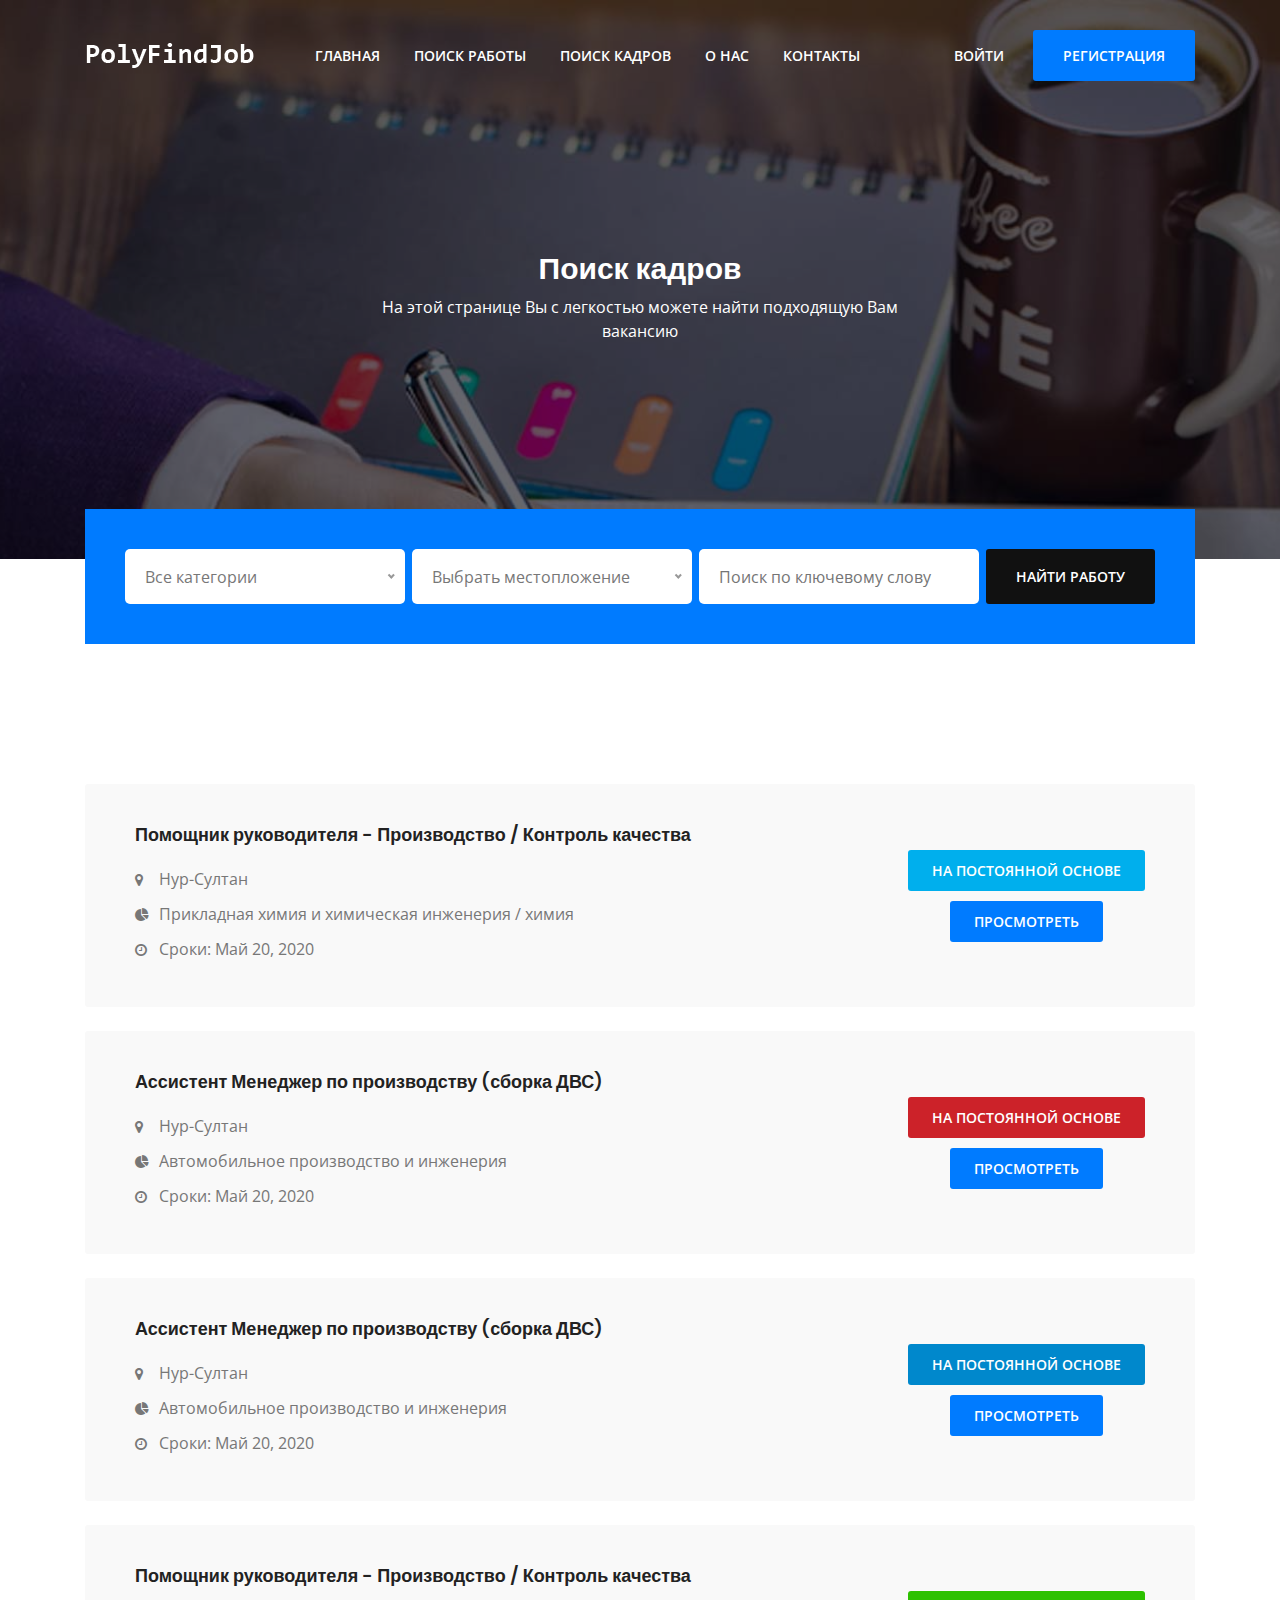
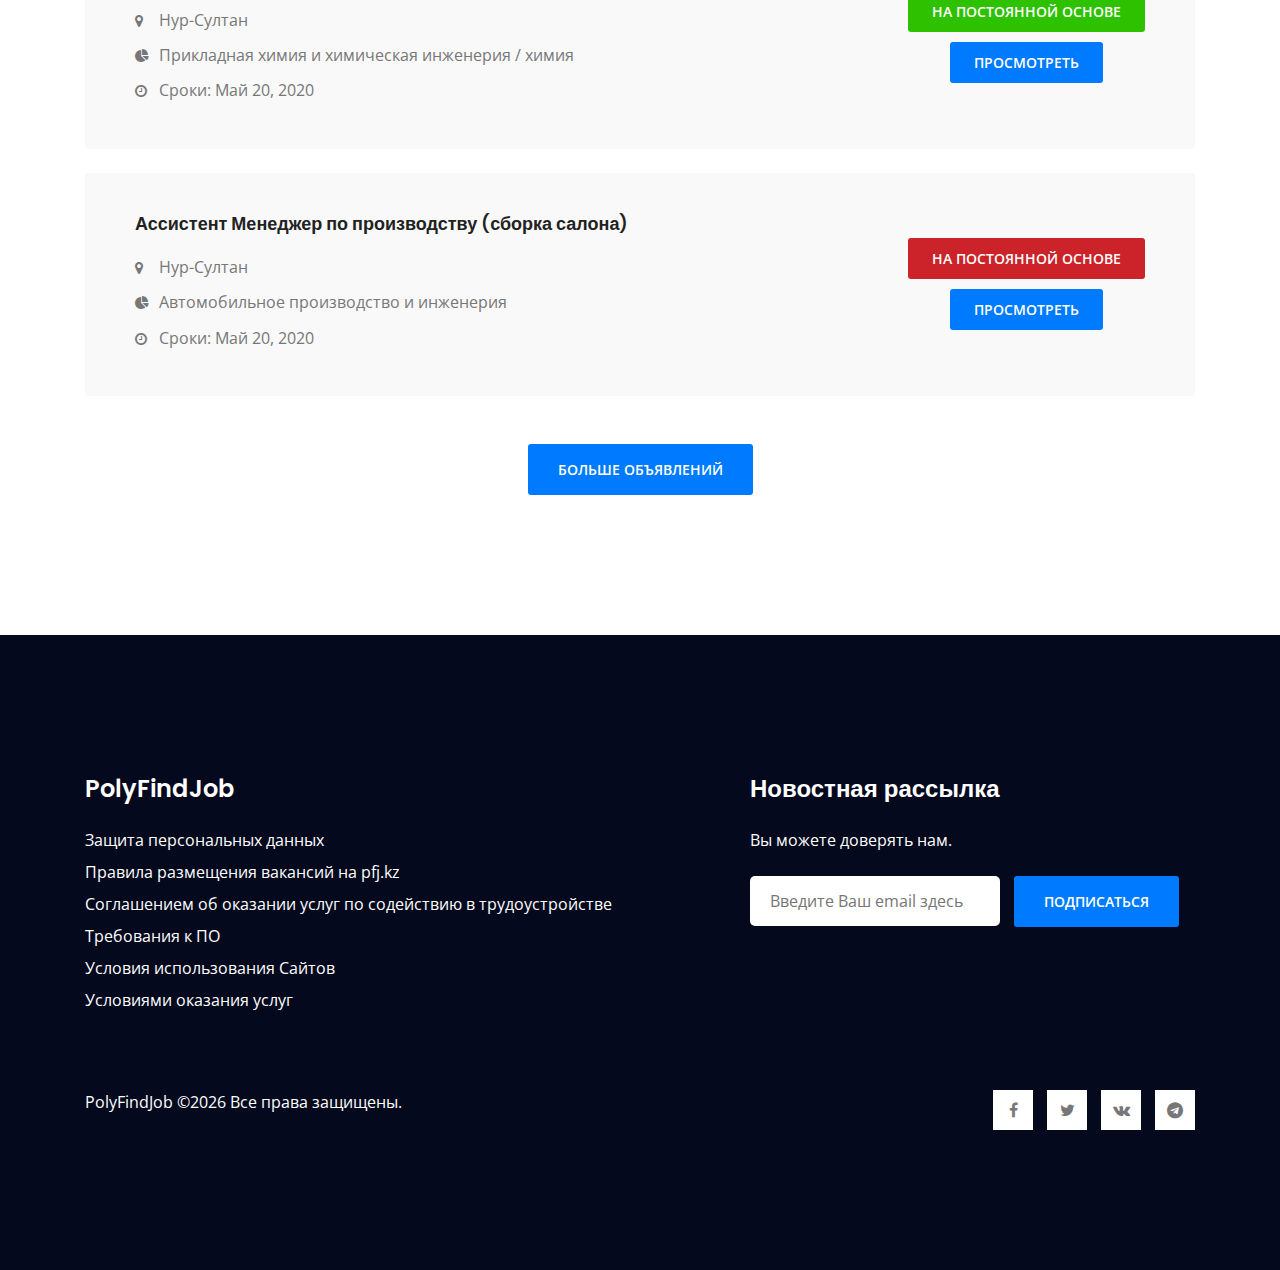
<file: job-search-personnel.html>
<!DOCTYPE html>
<html lang="en">
<head>
    <!-- Required Meta Tags -->
    <meta charset="UTF-8">
    <meta name="viewport" content="width=device-width, initial-scale=1.0">
    <meta http-equiv="X-UA-Compatible" content="ie=edge">

    <!-- Page Title -->
    <title>Поиск кадров</title>

    <!-- Favicon -->
    <link rel="shortcut icon" href="assets/images/logo/favicon.png" type="image/x-icon">

    <!-- CSS Files -->
    <link rel="stylesheet" href="assets/css/animate-3.7.0.css">
    <link rel="stylesheet" href="assets/css/font-awesome-4.7.0.min.css">
    <link rel="stylesheet" href="assets/fonts/flat-icon/flaticon.css">
    <link rel="stylesheet" href="assets/css/bootstrap-4.1.3.min.css">
    <link rel="stylesheet" href="assets/css/owl-carousel.min.css">
    <link rel="stylesheet" href="assets/css/nice-select.css">
    <link rel="stylesheet" href="assets/css/style.css">
</head>
<body>
    <!-- Preloader Starts -->
    <div class="preloader">
        <div class="spinner"></div>
    </div>
    <!-- Preloader End -->

    <!-- Header Area Starts -->
    <header class="header-area single-page">
        <div class="header-top">
            <div class="container">
                <div class="row">
                    <div class="col-lg-2">
                        <div class="logo-area">
                            <a href="index.html"><img src="assets/images/logo-light.png" alt="logo"></a>
                        </div>
                    </div>
                    <div class="col-lg-10">
                        <div class="custom-navbar">
                            <span></span>
                            <span></span>
                            <span></span>
                        </div>  
                        <div class="main-menu main-menu-light">
                            <ul>
                                <li class="active"><a href="index.html">главная</a></li>
                                <li><a href="job-search.html">поиск работы</a>
                                <li><a href="job-search-personnel.html">поиск кадров</a></li>    
                                <li><a href="about.html">о нас</a></li> 
                                <li><a href="contact-us.html">контакты</a></li>
                                
                                <li class="menu-btn">
                                    <a href="loginform.html" class="flat-form">войти</a>
                                    <a href="loginform.html" class="template-btn">регистрация</a>
                                </li>
                            </ul>
                        </div>
                    </div>
                </div>
            </div>
        </div>
        <div class="page-title text-center">
            <div class="container">
                <div class="row">
                    <div class="col-md-6 offset-md-3">
                        <h2>Поиск кадров</h2>
                        <p>На этой странице Вы с легкостью можете найти подходящую Вам вакансию</p>
                    </div>
                </div>
            </div>
        </div>
    </header>
    <!-- Header Area End -->


    <!-- Search Area Starts -->
    <div class="search-area">
        <div class="search-bg">
            <div class="container">
                <div class="row">
                    <div class="col-lg-12">
                        <form action="#" class="d-md-flex justify-content-between">
                            <select>
                                <option value="1">Все категории</option>
                                <option value="2">Неполная занятость</option>
                                <option value="3">На постоянной основе</option>
                                <option value="4">На удаленной основе</option>
                                <option value="5">Стажировка</option>
                            </select>
                            <select>
                                <option value="1">Выбрать местопложение</option>
                                <option value="2">Нур-Султан</option>
                                <option value="3">Алматы</option>
                                <option value="4">Караганда</option>
                                <option value="5">Актау</option>
                            </select>
                            <input type="text" placeholder="Поиск по ключевому слову" onfocus="this.placeholder = ''" onblur="this.placeholder = 'Search Keyword'" required>
                            <button type="submit" class="template-btn">Найти работу</button>
                        </form>
                    </div>
                </div>
            </div>
        </div>
    </div>
    <!-- Search Area End -->


    <!-- Jobs Area Starts -->
    <section class="jobs-area section-padding">
        <div class="container">
            <div class="row">
                <div class="col-lg-12">
                    <div class="single-job mb-4 d-lg-flex justify-content-between">
                        <div class="job-text">
                            <h4>Помощник руководителя - Производство / Контроль качества</h4>
                            <ul class="mt-4">
                                <li class="mb-3"><h5><i class="fa fa-map-marker"></i> Нур-Султан</h5></li>
                                <li class="mb-3"><h5><i class="fa fa-pie-chart"></i> Прикладная химия и химическая инженерия / химия</h5></li>
                                <li><h5><i class="fa fa-clock-o"></i> Сроки: Май 20, 2020</h5></li>
                            </ul>
                        </div>
                        
                        <div class="job-btn align-self-center">
                            <a href="#" class="third-btn job-btn1">На постоянной основе</a>
                            <a href="#" class="third-btn">Просмотреть</a>
                        </div>
                    </div>
                    <div class="single-job mb-4 d-lg-flex justify-content-between">
                        <div class="job-text">
                            <h4>Ассистент Менеджер по производству (сборка ДВС)</h4>
                            <ul class="mt-4">
                                <li class="mb-3"><h5><i class="fa fa-map-marker"></i> Нур-Султан</h5></li>
                                <li class="mb-3"><h5><i class="fa fa-pie-chart"></i> Автомобильное производство и инженерия</h5></li>
                                <li><h5><i class="fa fa-clock-o"></i> Сроки: Май 20, 2020</h5></li>
                            </ul>
                        </div>
                        
                        <div class="job-btn align-self-center">
                            <a href="#" class="third-btn job-btn2">На постоянной основе</a>
                            <a href="#" class="third-btn">Просмотреть</a>
                        </div>
                    </div>
                    <div class="single-job mb-4 d-lg-flex justify-content-between">
                        <div class="job-text">
                            <h4>Ассистент Менеджер по производству (сборка ДВС)</h4>
                            <ul class="mt-4">
                                <li class="mb-3"><h5><i class="fa fa-map-marker"></i> Нур-Султан</h5></li>
                                <li class="mb-3"><h5><i class="fa fa-pie-chart"></i> Автомобильное производство и инженерия</h5></li>
                                <li><h5><i class="fa fa-clock-o"></i> Сроки: Май 20, 2020</h5></li>
                            </ul>
                        </div>
                      
                        <div class="job-btn align-self-center">
                            <a href="#" class="third-btn job-btn3">На постоянной основе</a>
                            <a href="#" class="third-btn">Просмотреть</a>
                        </div>
                    </div>
                    <div class="single-job mb-4 d-lg-flex justify-content-between">
                        <div class="job-text">
                            <h4>Помощник руководителя - Производство / Контроль качества</h4>
                            <ul class="mt-4">
                                <li class="mb-3"><h5><i class="fa fa-map-marker"></i> Нур-Султан</h5></li>
                                <li class="mb-3"><h5><i class="fa fa-pie-chart"></i> Прикладная химия и химическая инженерия / химия</h5></li>
                                <li><h5><i class="fa fa-clock-o"></i> Сроки: Май 20, 2020</h5></li>
                            </ul>
                        </div>
                        
                        <div class="job-btn align-self-center">
                            <a href="#" class="third-btn job-btn4">На постоянной основе</a>
                            <a href="#" class="third-btn">Просмотреть</a>
                        </div>
                    </div>
                    <div class="single-job d-lg-flex justify-content-between">
                        <div class="job-text">
                            <h4>Ассистент Менеджер по производству (сборка салона)</h4>
                            <ul class="mt-4">
                                <li class="mb-3"><h5><i class="fa fa-map-marker"></i> Нур-Султан</h5></li>
                                <li class="mb-3"><h5><i class="fa fa-pie-chart"></i> Автомобильное производство и инженерия</h5></li>
                                <li><h5><i class="fa fa-clock-o"></i> Сроки: Май 20, 2020</h5></li>
                            </ul>
                        </div>
                        
                        <div class="job-btn align-self-center">
                            <a href="#" class="third-btn job-btn2">На постоянной основе</a>
                            <a href="#" class="third-btn">Просмотреть</a>
                        </div>
                    </div>
                </div>
            </div>
            <div class="more-job-btn mt-5 text-center">
                <a href="#" class="template-btn">больше объявлений</a>
            </div>
        </div>
        
            </div>
        </div>
    </div>
</div>
    </section>
    <!-- Jobs Area End -->


  <!-- Область футера начинается -->
<footer class="footer-area section-padding">
    <div class="footer-widget">
        <div class="container">
            <div class="row">
                <div class="col-xl-6 col-lg-4">
                    <div class="single-widget-home mb-5 mb-lg-0">
                        <h3 class="mb-4">PolyFindJob</h3>
                        <ul>
                            <li class="mb-2"><a href="protect.html">Защита персональных данных</a></li>
                            <li class="mb-2"><a href="use-rules.html">Правила размещения вакансий на pfj.kz</a></li>
                            <li class="mb-2"><a href="agreement.html">Соглашением об оказании услуг по содействию в трудоустройстве</a></li>
                            <li class="mb-2"><a href="soft-require.html">Требования к ПО</a></li>
                            <li class="mb-2"><a href="terms.html">Условия использования Сайтов</a></li>
                            <li class="mb-2"><a href="conditions.html">Условиями оказания услуг</a></li>
                            
                            
                        </ul>
                    </div>
                </div>
                <div class="col-xl-5 offset-xl-1 col-lg-6">
                    <div class="single-widget-home mb-5 mb-lg-0">
                        <h3 class="mb-4">Новостная рассылка</h3>
                        <p class="mb-4">Вы можете доверять нам.</p>  
                        <form action="#">
                            <input type="email" placeholder="Введите Ваш email здесь" onfocus="this.placeholder = ''" onblur="this.placeholder = 'Введите Ваш email здесь'" required>
                            <button type="submit" class="template-btn">подписаться</button>
                        </form>
                    </div>
                </div>
            </div>
        </div>
    </div>
    <div class="footer-copyright">
        <div class="container">
            <div class="row">
                <div class="col-lg-8 col-md-6">
                    <span>
PolyFindJob &copy;<script>document.write(new Date().getFullYear());</script> Все права защищены.</a>

</span>
                </div>
                <div class="col-lg-4 col-md-6">
                    <div class="social-icons">
                        <ul>
                            <li><a href="#"><i class="fa fa-facebook"></i></a></li>
                            <li><a href="#"><i class="fa fa-twitter"></i></a></li>
                            <li><a href="#"><i class="fa fa-vk"></i></a></li>
                            <li><a href="#"><i class="fa fa-telegram"></i></a></li>
                        </ul>
                    </div>
                </div>
            </div>
        </div>
    </div>
</footer>
<!-- Конец области футера -->


    <!-- Javascript -->
    <script src="assets/js/vendor/jquery-2.2.4.min.js"></script>
	<script src="assets/js/vendor/bootstrap-4.1.3.min.js"></script>
    <script src="assets/js/vendor/wow.min.js"></script>
    <script src="assets/js/vendor/owl-carousel.min.js"></script>
    <script src="assets/js/vendor/jquery.nice-select.min.js"></script>
    <script src="assets/js/vendor/ion.rangeSlider.js"></script>
    <script src="assets/js/main.js"></script>
</body>
</html>
</file>
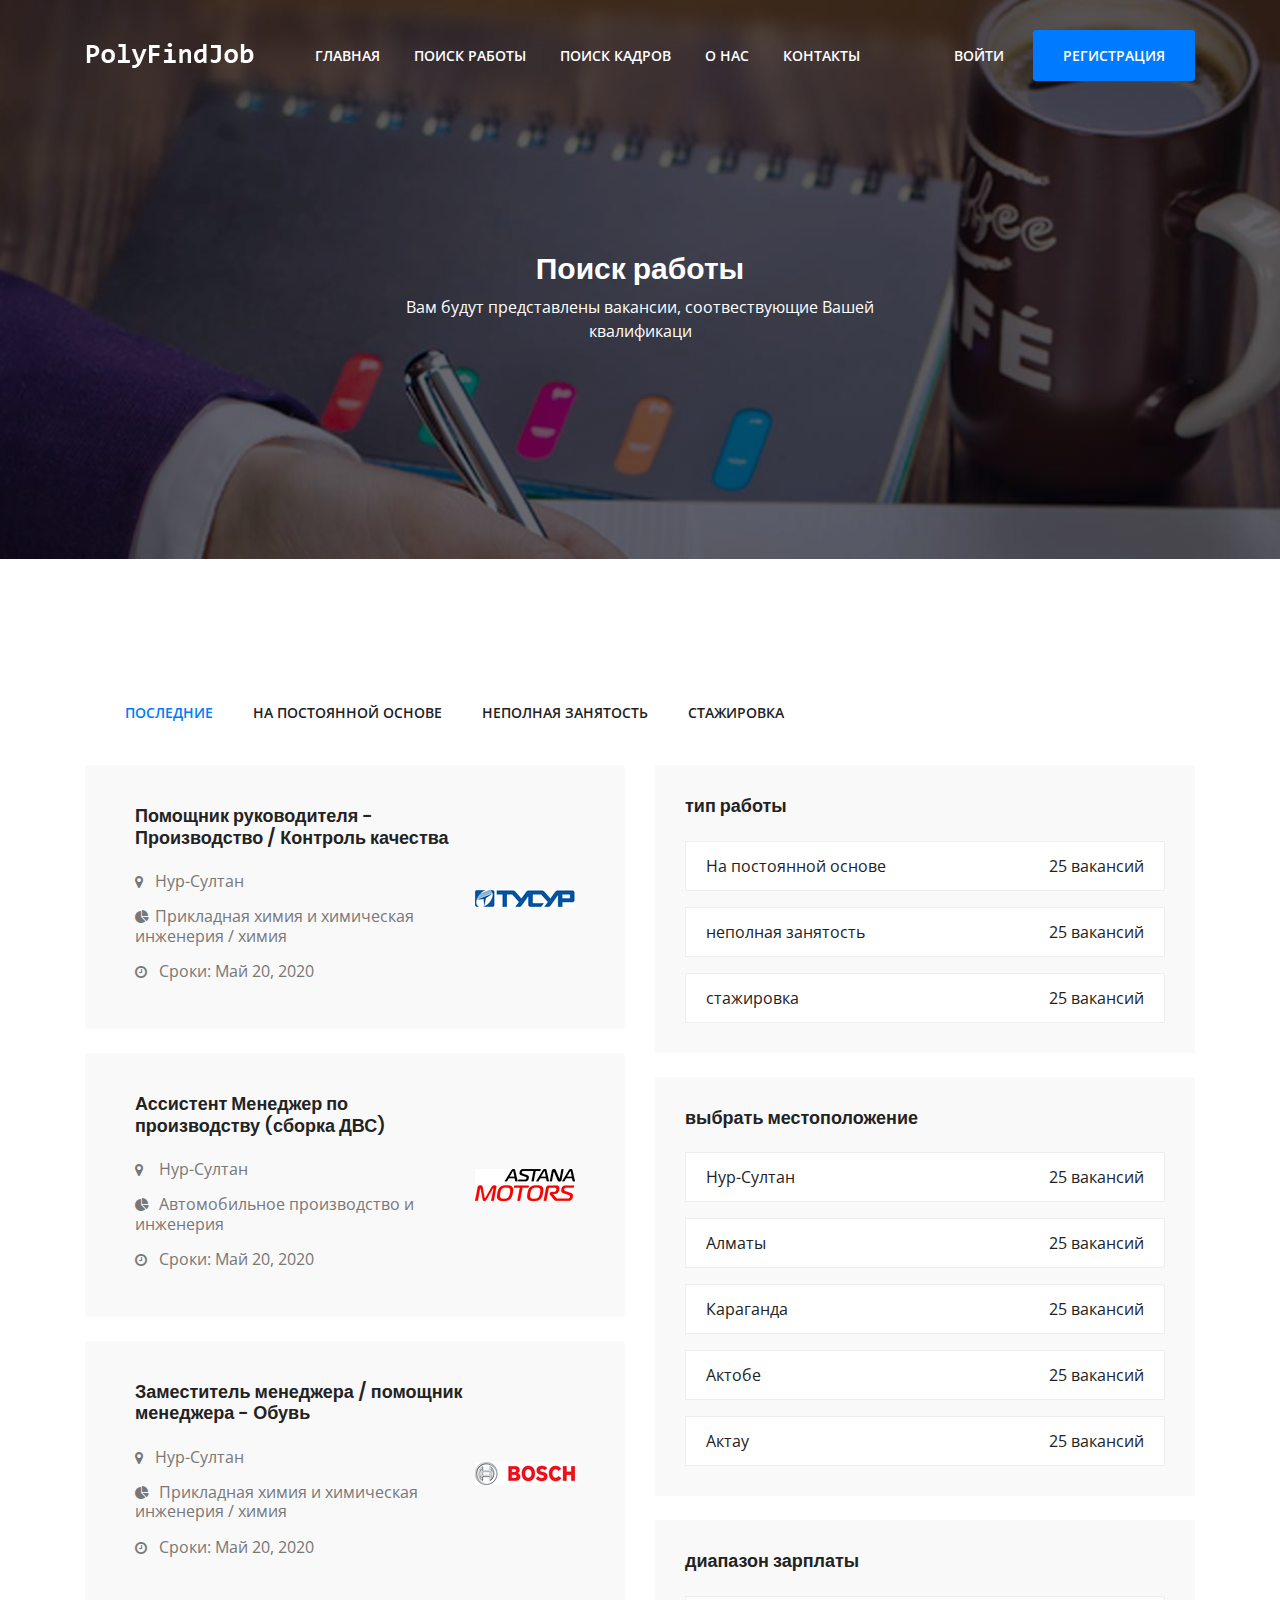
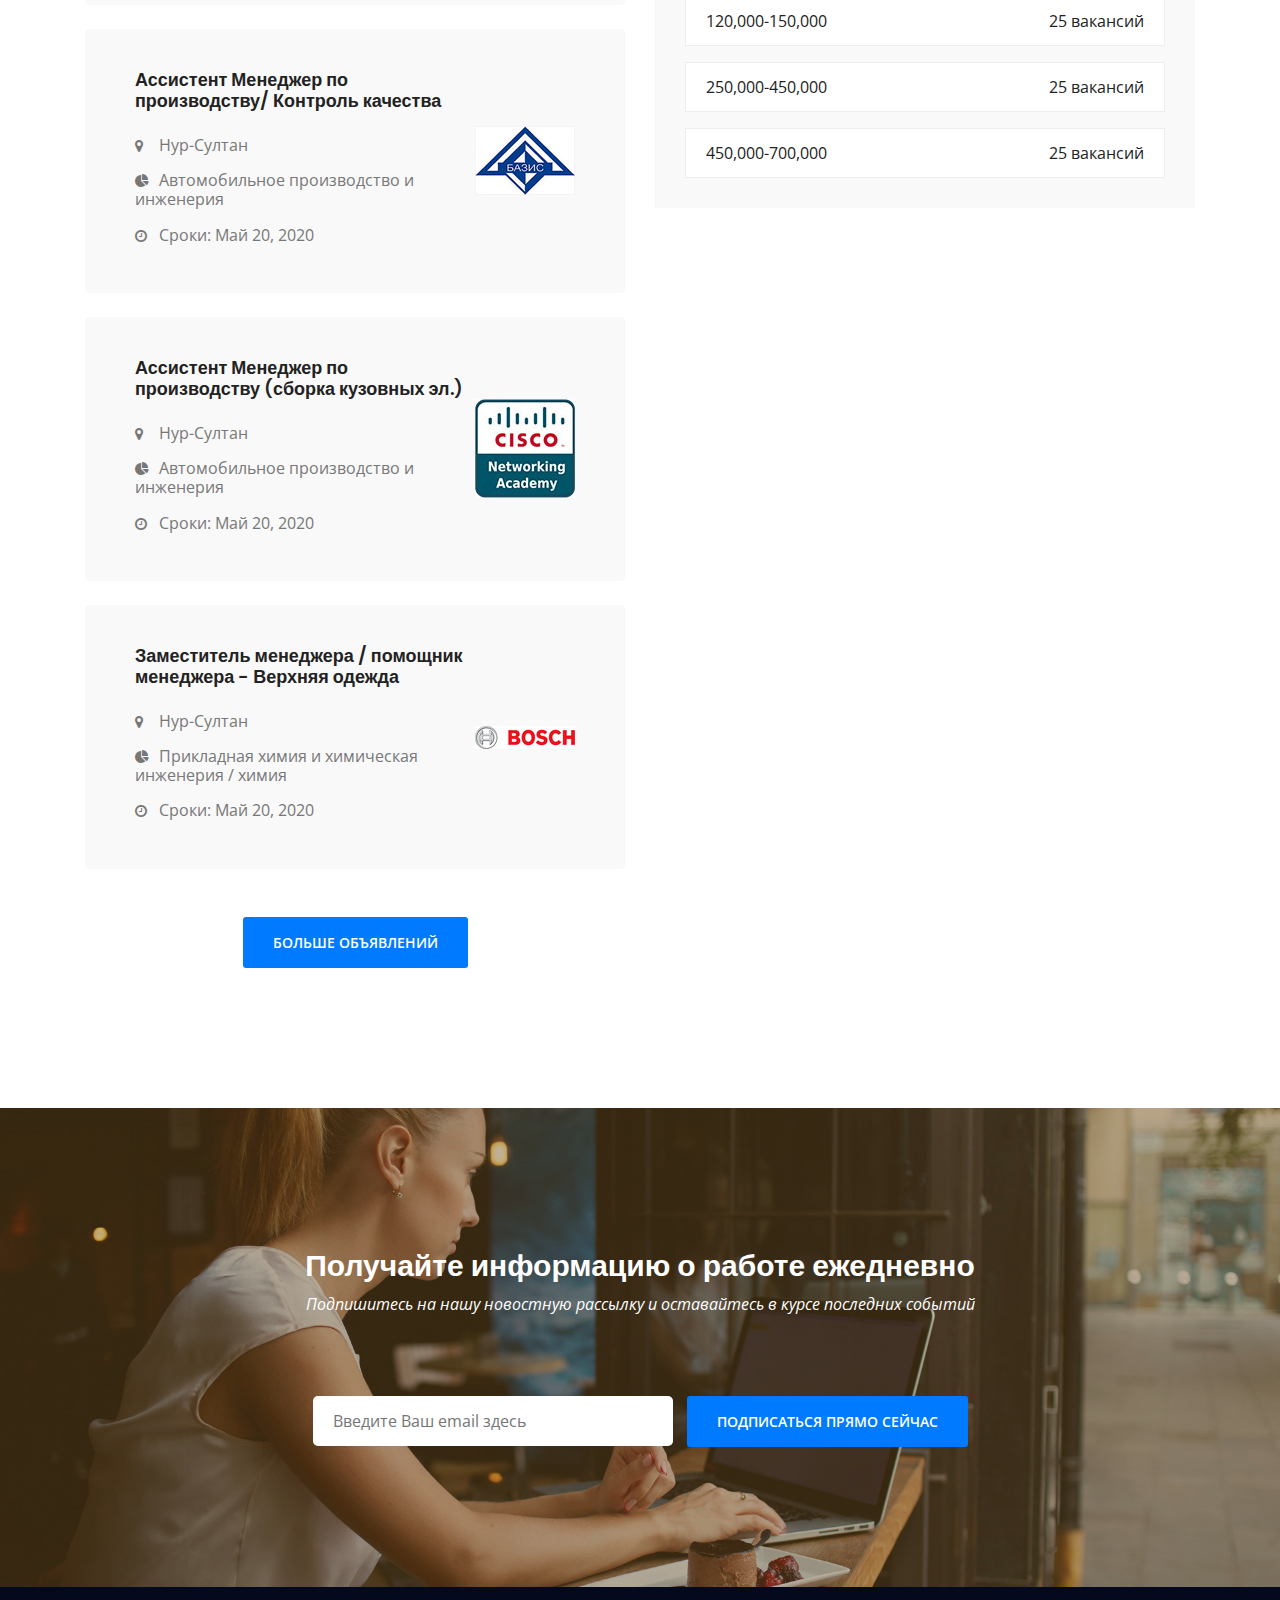
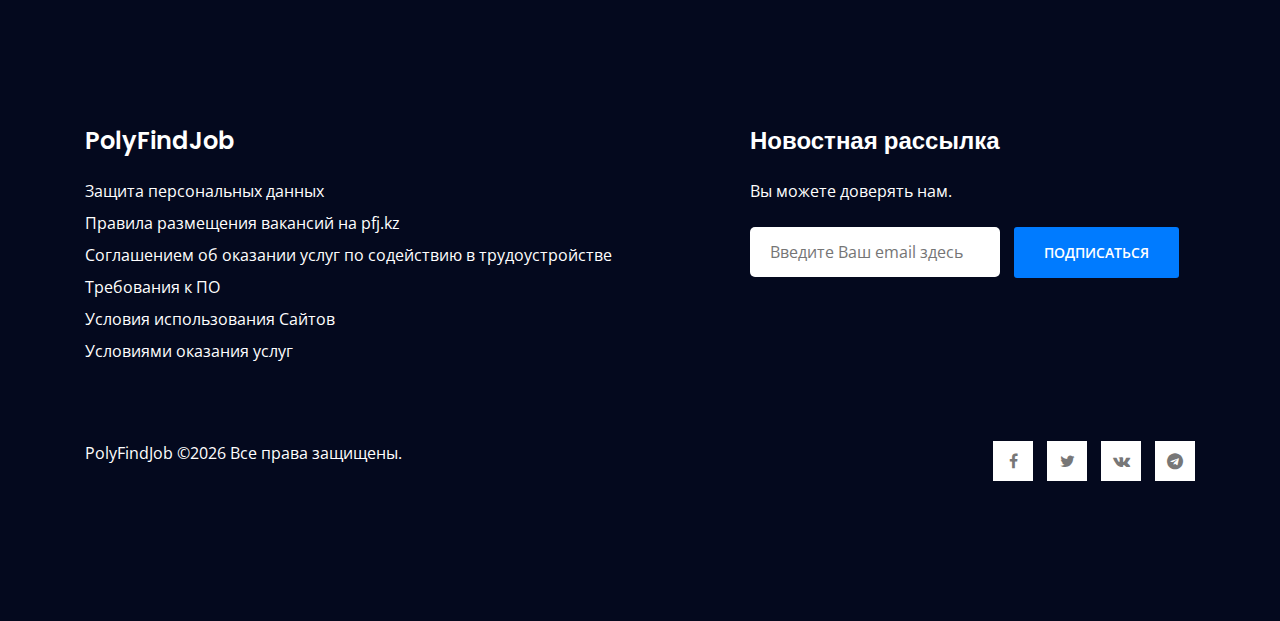
<file: job-search.html>
<!DOCTYPE html>
<html lang="en">
<head>
    <!-- Required Meta Tags -->
    <meta charset="UTF-8">
    <meta name="viewport" content="width=device-width, initial-scale=1.0">
    <meta http-equiv="X-UA-Compatible" content="ie=edge">

    <!-- Page Title -->
    <title>Поиск работы</title>

    <!-- Favicon -->
    <link rel="shortcut icon" href="assets/images/logo/favicon.png" type="image/x-icon">

    <!-- CSS Files -->
    <link rel="stylesheet" href="assets/css/animate-3.7.0.css">
    <link rel="stylesheet" href="assets/css/font-awesome-4.7.0.min.css">
    <link rel="stylesheet" href="assets/fonts/flat-icon/flaticon.css">
    <link rel="stylesheet" href="assets/css/bootstrap-4.1.3.min.css">
    <link rel="stylesheet" href="assets/css/owl-carousel.min.css">
    <link rel="stylesheet" href="assets/css/nice-select.css">
    <link rel="stylesheet" href="assets/css/style.css">
</head>
<body>
    <!-- Preloader Starts -->
    <div class="preloader">
        <div class="spinner"></div>
    </div>
    <!-- Preloader End -->

    <!-- Header Area Starts -->
    <header class="header-area single-page">
        <div class="header-top">
            <div class="container">
                <div class="row">
                    <div class="col-lg-2">
                        <div class="logo-area">
                            <a href="index.html"><img src="assets/images/logo-light.png" alt="logo"></a>
                        </div>
                    </div>
                    <div class="col-lg-10">
                        <div class="custom-navbar">
                            <span></span>
                            <span></span>
                            <span></span>
                        </div>  
                        <div class="main-menu main-menu-light">
                            <ul>
                            <li class="active"><a href="index.html">главная</a></li>
                            <li><a href="job-search.html">поиск работы</a>
                            <li><a href="job-search-personnel.html">поиск кадров</a></li>  
                            <li><a href="about.html">о нас</a></li>
                            <li><a href="contact-us.html">контакты</a></li>
  
                            <li class="menu-btn">
                                <a href="loginform.html" class="flat-form">войти</a>
                                <a href="loginform.html" class="template-btn">регистрация</a>
                            </li>
                            </ul>
                        </div>
                    </div>
                </div>
            </div>
        </div>
        <div class="page-title text-center">
            <div class="container">
                <div class="row">
                    <div class="col-md-6 offset-md-3">
                        <h2>Поиск работы</h2>
                        <p>Вам будут представлены вакансии, соотвествующие Вашей квалификаци</p>
                    </div>
                </div>
            </div>
        </div>
    </header>
    <!-- Header Area End -->

    <!-- Job Single Content Starts -->
    <section class="job-single-content section-padding">
        <div class="container">
            <div class="row">
                <div class="col-lg-12">
                    <div class="jobs-tab tab-item">
                        <ul class="nav nav-tabs" id="myTab" role="tablist">
                            <li class="nav-item">
                                <a class="nav-link active" id="home-tab" data-toggle="tab" href="#recent" role="tab" aria-controls="home" aria-selected="true">последние</a>
                            </li>
                            <li class="nav-item">
                                <a class="nav-link" id="profile-tab" data-toggle="tab" href="#full-time" role="tab" aria-controls="profile" aria-selected="false">на постоянной основе</a>
                            </li>
                            <li class="nav-item">
                                <a class="nav-link" id="contact-tab" data-toggle="tab" href="#part-time" role="tab" aria-controls="part-time" aria-selected="false">неполная занятость</a>
                            </li>
                            <li class="nav-item">
                                <a class="nav-link" id="contact-tab2" data-toggle="tab" href="#intern" role="tab" aria-controls="intern" aria-selected="false">стажировка</a>
                            </li>
                        </ul>
                    </div>
                </div>
            </div>
            <div class="row">
                <div class="col-lg-6">
                    <div class="main-content">
                        <div class="single-content1">
                            <div class="single-job mb-4 d-lg-flex justify-content-between">
                                <div class="job-text">
                                    <h4>Помощник руководителя - Производство / Контроль качества</h4>
                                    <ul class="mt-4">
                                        <li class="mb-3"><h5><i class="fa fa-map-marker"></i>Нур-Султан</h5></li>
                                        <li class="mb-3"><h5><i class="fa fa-pie-chart"></i>Прикладная химия и химическая инженерия / химия</h5></li>
                                        <li><h5><i class="fa fa-clock-o"></i> Сроки: Май 20, 2020</h5></li>
                                    </ul>
                                </div>
                                <div class="job-img align-self-center">
                                    <img src="assets/images/job1.png" alt="job">
                                </div>
                            </div>
                            <div class="single-job mb-4 d-lg-flex justify-content-between">
                                <div class="job-text">
                                    <h4>Ассистент Менеджер по производству (сборка ДВС)</h4>
                                    <ul class="mt-4">
                                        <li class="mb-3"><h5><i class="fa fa-map-marker"></i> Нур-Султан</h5></li>
                                        <li class="mb-3"><h5><i class="fa fa-pie-chart"></i> Автомобильное производство и инженерия</h5></li>
                                        <li><h5><i class="fa fa-clock-o"></i> Сроки: Май 20, 2020</h5></li>
                                    </ul>
                                </div>
                                <div class="job-img align-self-center">
                                    <img src="assets/images/job2.png" alt="job">
                                </div>
                            </div>
                            <div class="single-job mb-4 d-lg-flex justify-content-between">
                                <div class="job-text">
                                    <h4>Заместитель менеджера / помощник менеджера - Обувь</h4>
                                    <ul class="mt-4">
                                        <li class="mb-3"><h5><i class="fa fa-map-marker"></i>Нур-Султан</h5></li>
                                        <li class="mb-3"><h5><i class="fa fa-pie-chart"></i> Прикладная химия и химическая инженерия / химия</h5></li>
                                        <li><h5><i class="fa fa-clock-o"></i> Сроки: Май 20, 2020</h5></li>
                                    </ul>
                                </div>
                                <div class="job-img align-self-center">
                                    <img src="assets/images/job3.png" alt="job">
                                </div>
                            </div>
                            <div class="single-job mb-4 d-lg-flex justify-content-between">
                                <div class="job-text">
                                    <h4>Ассистент Менеджер по производству/ Контроль качества</h4>
                                    <ul class="mt-4">
                                        <li class="mb-3"><h5><i class="fa fa-map-marker"></i> Нур-Султан</h5></li>
                                        <li class="mb-3"><h5><i class="fa fa-pie-chart"></i> Автомобильное производство и инженерия</h5></li>
                                        <li><h5><i class="fa fa-clock-o"></i> Сроки: Май 20, 2020</h5></li>
                                    </ul>
                                </div>
                                <div class="job-img align-self-center">
                                    <img src="assets/images/job4.png" alt="job">
                                </div>
                            </div>
                            <div class="single-job mb-4 d-lg-flex justify-content-between">
                                <div class="job-text">
                                    <h4>Ассистент Менеджер по производству (сборка кузовных эл.)</h4>
                                    <ul class="mt-4">
                                        <li class="mb-3"><h5><i class="fa fa-map-marker"></i> Нур-Султан</h5></li>
                                        <li class="mb-3"><h5><i class="fa fa-pie-chart"></i> Автомобильное производство и инженерия</h5></li>
                                        <li><h5><i class="fa fa-clock-o"></i> Сроки: Май 20, 2020</h5></li>
                                    </ul>
                                </div>
                                <div class="job-img align-self-center">
                                    <img src="assets/images/job5.png" alt="job">
                                </div>
                            </div>
                            <div class="single-job d-lg-flex justify-content-between">
                                <div class="job-text">
                                    <h4>Заместитель менеджера / помощник менеджера - Верхняя одежда</h4>
                                    <ul class="mt-4">
                                        <li class="mb-3"><h5><i class="fa fa-map-marker"></i> Нур-Султан</h5></li>
                                        <li class="mb-3"><h5><i class="fa fa-pie-chart"></i> Прикладная химия и химическая инженерия / химия</h5></li>
                                        <li><h5><i class="fa fa-clock-o"></i> Сроки: Май 20, 2020</h5></li>
                                    </ul>
                                </div>
                                <div class="job-img align-self-center">
                                    <img src="assets/images/job3.png" alt="job">
                                </div>
                            </div>
                        </div>
                    </div>
                    <div class="more-job-btn mt-5 text-center">
                        <a href="#" class="template-btn">больше объявлений</a>
                    </div>
                </div>
                <div class="col-lg-6">
                    <div class="sidebar mt-5 mt-lg-0">
                        <div class="single-item mb-4">
                            <h4 class="mb-4"> тип работы</h4>
                            <a href="#" class="sidebar-btn d-flex justify-content-between mb-3">
                                <span>На постоянной основе</span>
                                <span class="text-right">25 вакансий</span>
                            </a>
                            <a href="#" class="sidebar-btn d-flex justify-content-between mb-3">
                                <span>неполная занятость</span>
                                <span class="text-right">25 вакансий</span>
                            </a>
                            <a href="#" class="sidebar-btn d-flex justify-content-between">
                                <span>стажировка</span>
                                <span class="text-right">25 вакансий</span>
                            </a>
                        </div>
                        <div class="single-item mb-4">
                            <h4 class="mb-4">выбрать местоположение</h4>
                            <a href="#" class="sidebar-btn d-flex justify-content-between mb-3">
                                <span>Нур-Султан</span>
                                <span class="text-right">25 вакансий</span>
                            </a>
                            <a href="#" class="sidebar-btn d-flex justify-content-between mb-3">
                                <span>Алматы</span>
                                <span class="text-right">25 вакансий</span>
                            </a>
                            <a href="#" class="sidebar-btn d-flex justify-content-between mb-3">
                                <span>Караганда</span>
                                <span class="text-right">25 вакансий</span>
                            </a>
                            <a href="#" class="sidebar-btn d-flex justify-content-between mb-3">
                                <span>Актобе</span>
                                <span class="text-right">25 вакансий</span>
                            </a>
                            <a href="#" class="sidebar-btn d-flex justify-content-between">
                                <span>Актау</span>
                                <span class="text-right">25 вакансий</span>
                            </a>
                        </div>
                        <div class="single-item mb-4">
                            <h4 class="mb-4">диапазон зарплаты</h4>
                            <a href="#" class="sidebar-btn d-flex justify-content-between mb-3">
                                <span>120,000-150,000</span>
                                <span class="text-right">25 вакансий</span>
                            </a>
                            <a href="#" class="sidebar-btn d-flex justify-content-between mb-3">
                                <span>250,000-450,000</span>
                                <span class="text-right">25 вакансий</span>
                            </a>
                            <a href="#" class="sidebar-btn d-flex justify-content-between">
                                <span>450,000-700,000</span>
                                <span class="text-right">25 вакансий</span>
                            </a>
                        </div>  
                    </div>
                </div>
            </div>
        </div>
    </section>
    <!-- Job Single Content End -->


    <!-- Newsletter Area Starts -->
    <section class="newsletter-area job-single section-padding">
        <div class="container">
            <div class="row">
                <div class="col-lg-12">
                    <div class="section-top text-center">
                        <h2>Получайте информацию о работе ежедневно</h2>
                        <p>Подпишитесь на нашу новостную рассылку и оставайтесь в курсе последних событий</p>
                    </div>
                </div>
            </div>
            <div class="row">
                <div class="col-lg-12">
                    <form action="#">
                        <input type="email" placeholder="Введите Ваш email здесь" onfocus="this.placeholder = ''" onblur="this.placeholder = 'Введите Ваш email здесь'" required>
                        <button type="submit" class="template-btn">подписаться прямо сейчас</button>
                    </form>
                </div>
            </div>
        </div>
    </section>
    <!-- Newsletter Area End -->


<!-- Область футера начинается -->
<footer class="footer-area section-padding">
    <div class="footer-widget">
        <div class="container">
            <div class="row">
                <div class="col-xl-6 col-lg-4">
                    <div class="single-widget-home mb-5 mb-lg-0">
                        <h3 class="mb-4">PolyFindJob</h3>
                        <ul>
                            <li class="mb-2"><a href="protect.html">Защита персональных данных</a></li>
                            <li class="mb-2"><a href="use-rules.html">Правила размещения вакансий на pfj.kz</a></li>
                            <li class="mb-2"><a href="agreement.html">Соглашением об оказании услуг по содействию в трудоустройстве</a></li>
                            <li class="mb-2"><a href="soft-require.html">Требования к ПО</a></li>
                            <li class="mb-2"><a href="terms.html">Условия использования Сайтов</a></li>
                            <li class="mb-2"><a href="conditions.html">Условиями оказания услуг</a></li>
                            
                            
                        </ul>
                    </div>
                </div>
                <div class="col-xl-5 offset-xl-1 col-lg-6">
                    <div class="single-widget-home mb-5 mb-lg-0">
                        <h3 class="mb-4">Новостная рассылка</h3>
                        <p class="mb-4">Вы можете доверять нам.</p>  
                        <form action="#">
                            <input type="email" placeholder="Введите Ваш email здесь" onfocus="this.placeholder = ''" onblur="this.placeholder = 'Введите Ваш email здесь'" required>
                            <button type="submit" class="template-btn">подписаться</button>
                        </form>
                    </div>
                </div>
            </div>
        </div>
    </div>
    <div class="footer-copyright">
        <div class="container">
            <div class="row">
                <div class="col-lg-8 col-md-6">
                    <span>
PolyFindJob &copy;<script>document.write(new Date().getFullYear());</script> Все права защищены.</a>

</span>
                </div>
                <div class="col-lg-4 col-md-6">
                    <div class="social-icons">
                        <ul>
                            <li><a href="#"><i class="fa fa-facebook"></i></a></li>
                            <li><a href="#"><i class="fa fa-twitter"></i></a></li>
                            <li><a href="#"><i class="fa fa-vk"></i></a></li>
                            <li><a href="#"><i class="fa fa-telegram"></i></a></li>
                        </ul>
                    </div>
                </div>
            </div>
        </div>
    </div>
</footer>
<!-- Конец области футера -->

    <!-- Javascript -->
    <script src="assets/js/vendor/jquery-2.2.4.min.js"></script>
	<script src="assets/js/vendor/bootstrap-4.1.3.min.js"></script>
    <script src="assets/js/vendor/wow.min.js"></script>
    <script src="assets/js/vendor/owl-carousel.min.js"></script>
    <script src="assets/js/vendor/jquery.nice-select.min.js"></script>
    <script src="assets/js/vendor/ion.rangeSlider.js"></script>
    <script src="assets/js/main.js"></script>
</body>
</html>
</file>
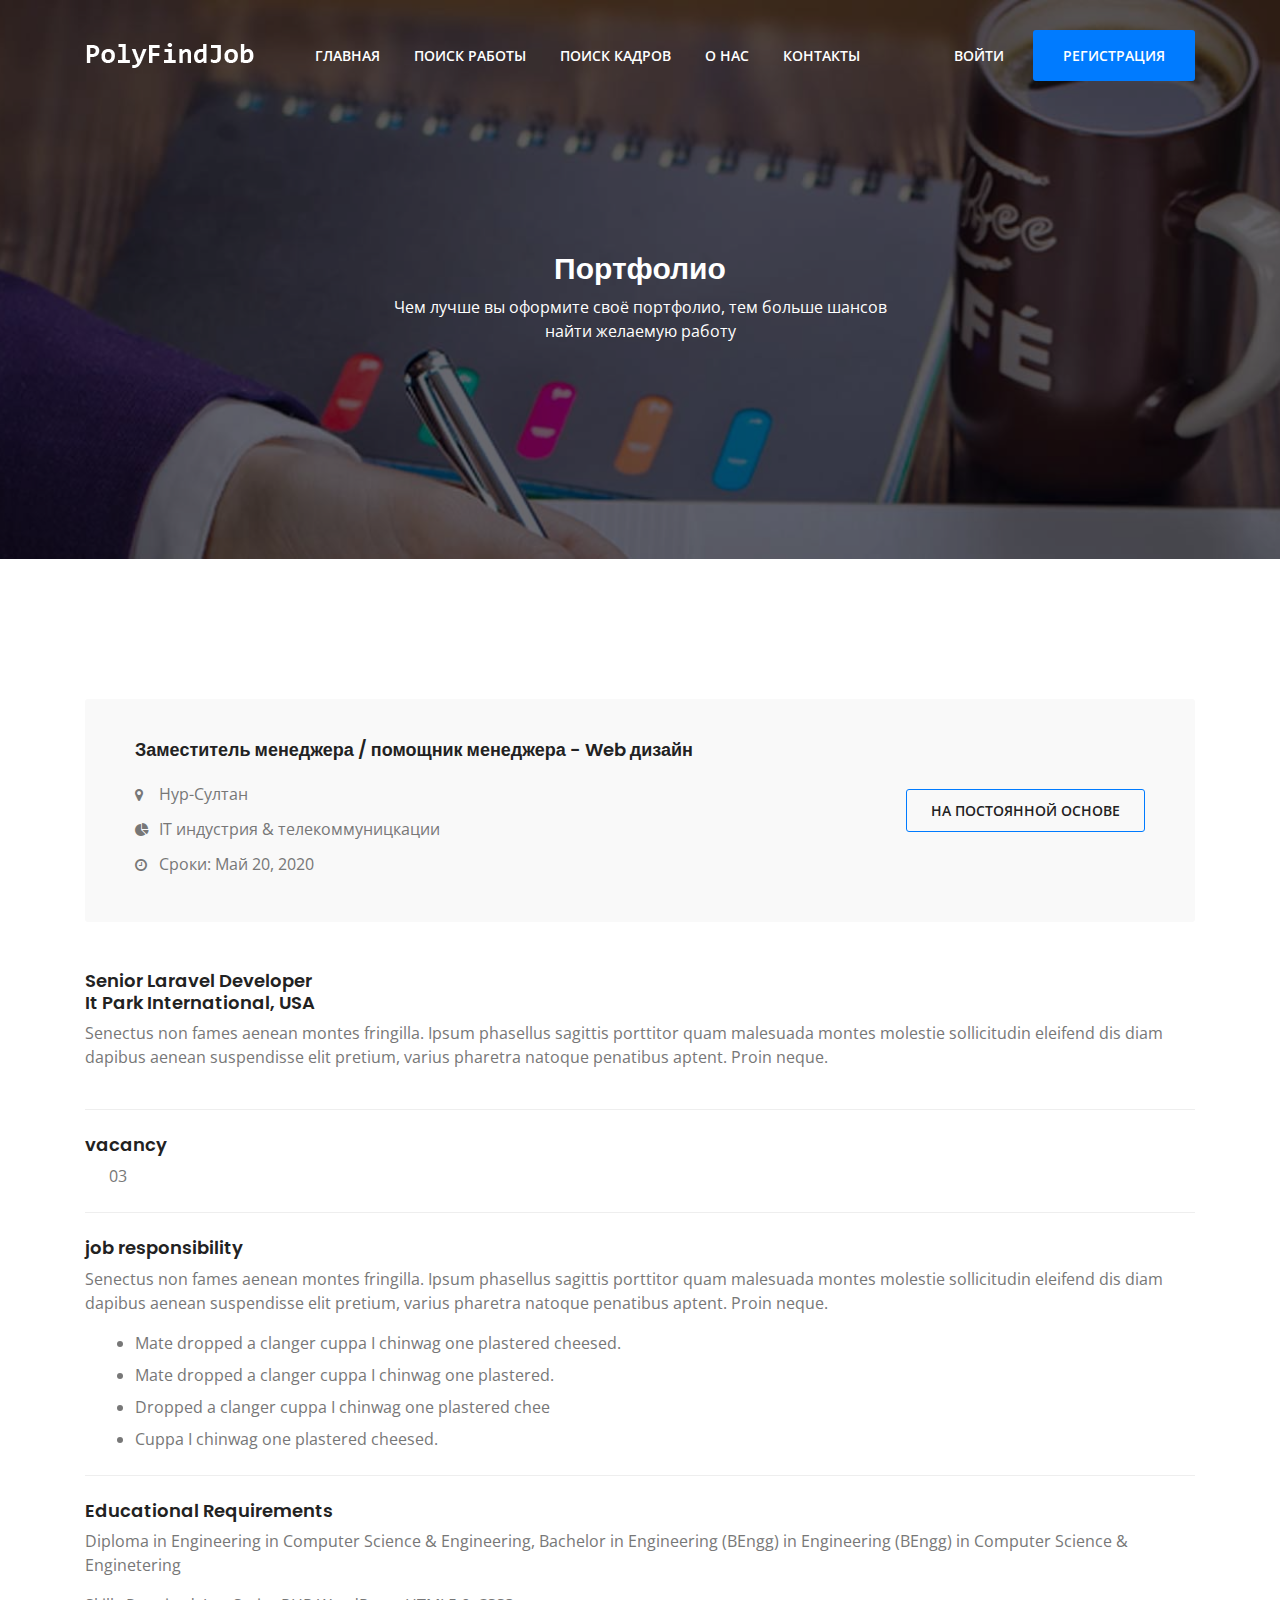
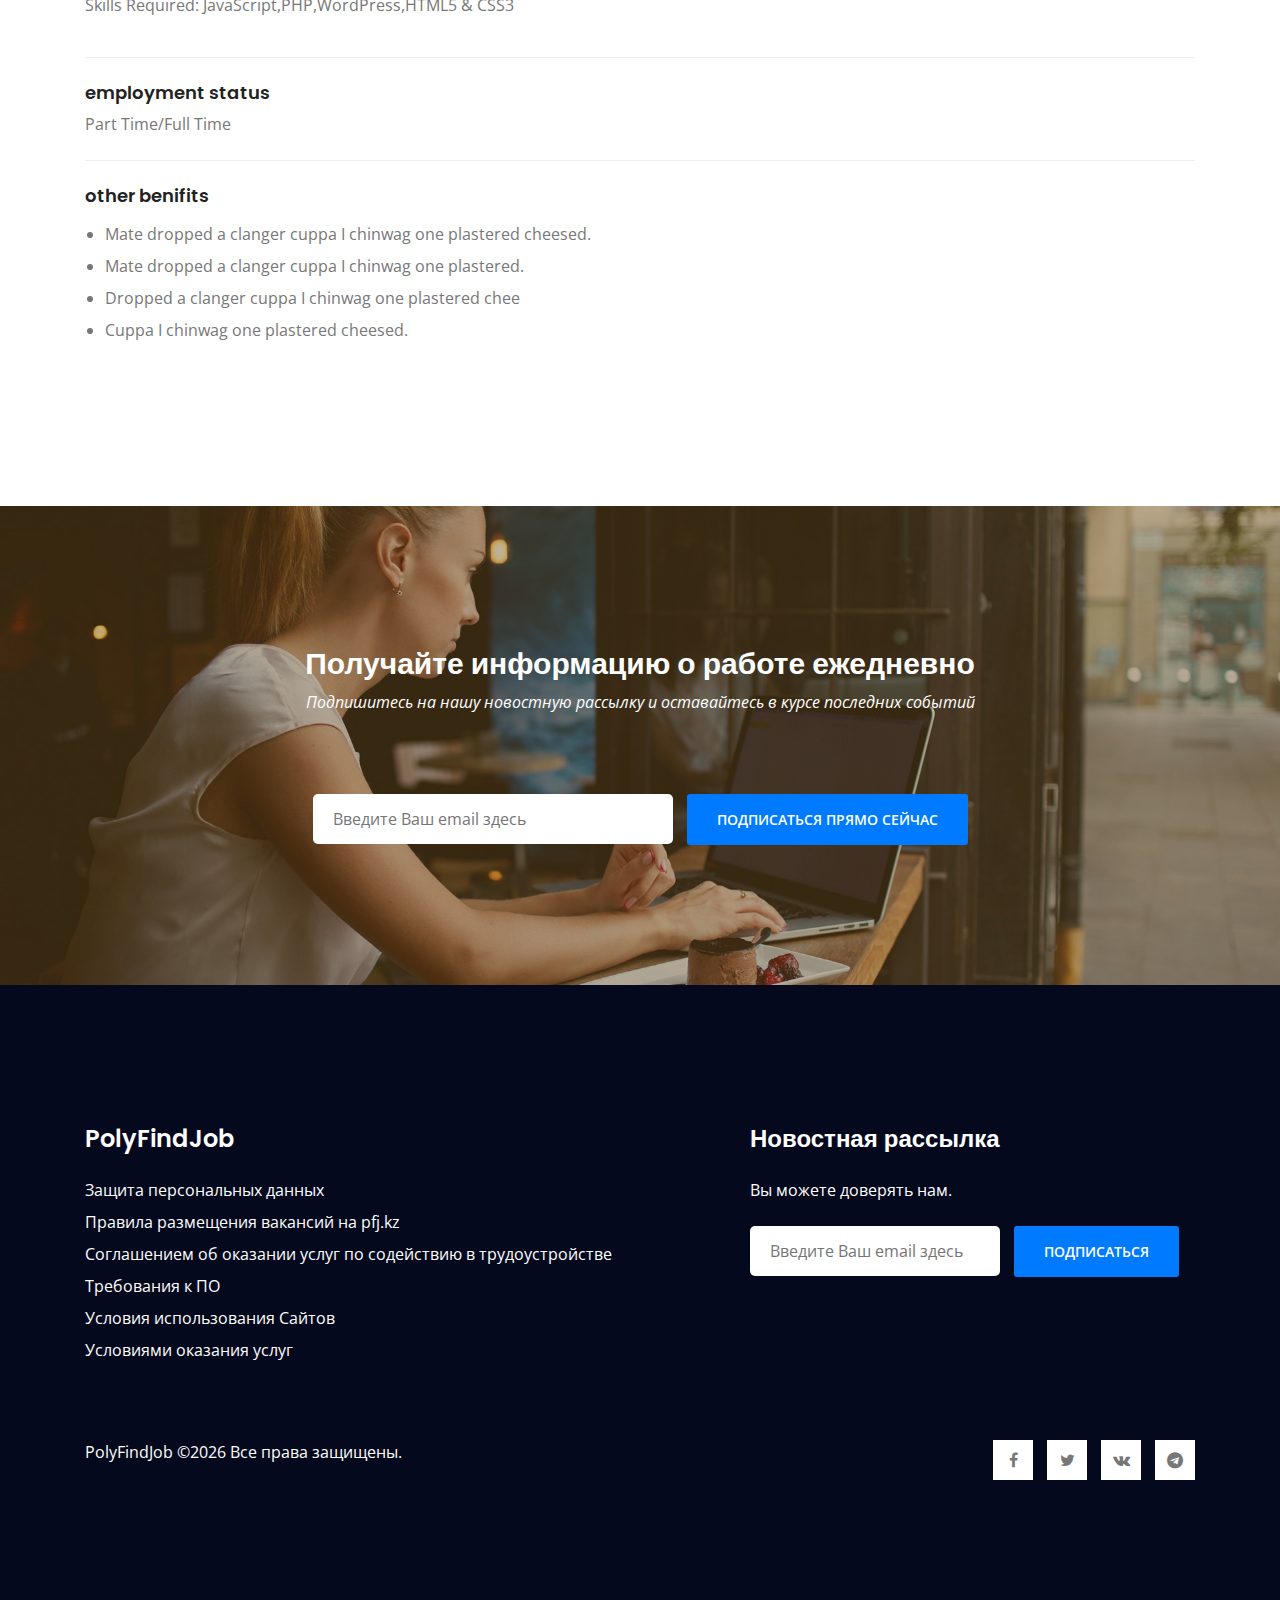
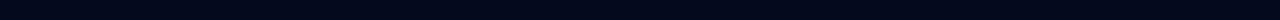
<file: job-single.html>
<!DOCTYPE html>
<html lang="en">
<head>
    <!-- Required Meta Tags -->
    <meta charset="UTF-8">
    <meta name="viewport" content="width=device-width, initial-scale=1.0">
    <meta http-equiv="X-UA-Compatible" content="ie=edge">

    <!-- Page Title -->
    <title>Портфолио</title>

    <!-- Favicon -->
    <link rel="shortcut icon" href="assets/images/logo/favicon.png" type="image/x-icon">

    <!-- CSS Files -->
    <link rel="stylesheet" href="assets/css/animate-3.7.0.css">
    <link rel="stylesheet" href="assets/css/font-awesome-4.7.0.min.css">
    <link rel="stylesheet" href="assets/fonts/flat-icon/flaticon.css">
    <link rel="stylesheet" href="assets/css/bootstrap-4.1.3.min.css">
    <link rel="stylesheet" href="assets/css/owl-carousel.min.css">
    <link rel="stylesheet" href="assets/css/nice-select.css">
    <link rel="stylesheet" href="assets/css/ion.rangeSlider.css">
    <link rel="stylesheet" href="assets/css/ion.rangeSlider.skinFlat.css">
    <link rel="stylesheet" href="assets/css/style.css">
</head>
<body>
    <!-- Preloader Starts -->
    <div class="preloader">
        <div class="spinner"></div>
    </div>
    <!-- Preloader End -->

    <!-- Header Area Starts -->
    <header class="header-area single-page">
        <div class="header-top">
            <div class="container">
                <div class="row">
                    <div class="col-lg-2">
                        <div class="logo-area">
                            <a href="index.html"><img src="assets/images/logo-light.png" alt="logo"></a>
                        </div>
                    </div>
                    <div class="col-lg-10">
                        <div class="custom-navbar">
                            <span></span>
                            <span></span>
                            <span></span>
                        </div>  
                        <div class="main-menu main-menu-light">
                            <ul>
                            <li class="active"><a href="index.html">главная</a></li>
                            <li><a href="job-search.html">поиск работы</a>
                            <li><a href="job-search-personnel.html">поиск кадров</a></li> 
                            <li><a href="about.html">о нас</a></li>
                            <li><a href="contact-us.html">контакты</a></li>
                              
                            <li class="menu-btn">
                                <a href="loginform.html" class="flat-form">войти</a>
                                <a href="loginform.html" class="template-btn">регистрация</a>
                            </li>
                            </ul>
                        </div>
                    </div>
                </div>
            </div>
        </div>
        <div class="page-title text-center">
            <div class="container">
                <div class="row">
                    <div class="col-md-6 offset-md-3">
                        <h2>Портфолио</h2>
                        <p>Чем лучше вы оформите своё портфолио, тем больше шансов найти желаемую работу</p>
                    </div>
                </div>
            </div>
        </div>
    </header>
    <!-- Header Area End -->

    <!-- Job Single Content Starts -->
    <section class="job-single-content section-padding">
        <div class="container">
            <div class="row">
                <div class="col-lg-12">
                    <div class="main-content">
                        <div class="single-content1">
                            <div class="single-job mb-4 d-lg-flex justify-content-between">
                                <div class="job-text">
                                    <h4>Заместитель менеджера / помощник менеджера - Web дизайн</h4>
                                    <ul class="mt-4">
                                        <li class="mb-3"><h5><i class="fa fa-map-marker"></i> Нур-Султан</h5></li>
                                        <li class="mb-3"><h5><i class="fa fa-pie-chart"></i> IT индустрия & телекоммуницкации</h5></li>
                                        <li><h5><i class="fa fa-clock-o"></i> Сроки: Май 20, 2020</h5></li>
                                    </ul>
                                </div>
                                <div class="job-btn align-self-center">
                                    <a href="#" class="forth-btn">На постоянной основе</a>
                                </div>
                            </div>
                        </div>
                        <div class="single-content2 py-4">
                            <h4>Senior Laravel Developer <br>It Park International, USA</h4>
                            <p>Senectus non fames aenean montes fringilla. Ipsum phasellus sagittis porttitor quam malesuada montes molestie sollicitudin eleifend dis diam dapibus aenean suspendisse elit pretium, varius pharetra natoque penatibus aptent. Proin neque.</p>
                        </div>
                        <div class="single-content3 py-4">
                            <h4>vacancy</h4>
                            <span class="ml-4">03</span>
                        </div>
                        <div class="single-content4 py-4">
                            <h4>job responsibility</h4>
                            <p>Senectus non fames aenean montes fringilla. Ipsum phasellus sagittis porttitor quam malesuada montes molestie sollicitudin eleifend dis diam dapibus aenean suspendisse elit pretium, varius pharetra natoque penatibus aptent. Proin neque.</p>
                            <ul>
                                <li class="mb-2">Mate dropped a clanger cuppa I chinwag  one plastered cheesed.</li>
                                <li class="mb-2">Mate dropped a clanger cuppa I chinwag  one plastered.</li>
                                <li class="mb-2">Dropped a clanger cuppa I chinwag  one plastered chee</li>
                                <li>Cuppa I chinwag  one plastered cheesed.</li>
                            </ul>
                        </div>
                        <div class="single-content5 py-4">
                            <h4>Educational Requirements</h4>
                            <p>Diploma in Engineering in Computer Science & Engineering, Bachelor in Engineering (BEngg) in Engineering (BEngg) in Computer Science & Enginetering</p>
                            <p>Skills Required: JavaScript,PHP,WordPress,HTML5 & CSS3</p>
                        </div>
                        <div class="single-content6 py-4">
                            <h4>employment status</h4>
                            <span>Part Time/Full Time</span>
                        </div>
                        <div class="single-content7 py-4">
                            <h4>other benifits</h4>
                            <ul class="mt-3">
                                <li class="mb-2">Mate dropped a clanger cuppa I chinwag  one plastered cheesed.</li>
                                <li class="mb-2">Mate dropped a clanger cuppa I chinwag  one plastered.</li>
                                <li class="mb-2">Dropped a clanger cuppa I chinwag  one plastered chee</li>
                                <li>Cuppa I chinwag  one plastered cheesed.</li>
                            </ul>
                        </div>
                    </div>
                </div>
                </div>
            </div>
        </div>
    </section>
    <!-- Job Single Content End -->


    <!-- Newsletter Area Starts -->
    <section class="newsletter-area job-single section-padding">
        <div class="container">
            <div class="row">
                <div class="col-lg-12">
                    <div class="section-top text-center">
                        <h2>Получайте информацию о работе ежедневно</h2>
                        <p>Подпишитесь на нашу новостную рассылку и оставайтесь в курсе последних событий</p>
                    </div>
                </div>
            </div>
            <div class="row">
                <div class="col-lg-12">
                    <form action="#">
                        <input type="email" placeholder="Введите Ваш email здесь" onfocus="this.placeholder = ''" onblur="this.placeholder = 'Введите Ваш email здесь'" required>
                        <button type="submit" class="template-btn">подписаться прямо сейчас</button>
                    </form>
                </div>
            </div>
        </div>
    </section>
    <!-- Newsletter Area End -->


<!-- Область футера начинается -->
<footer class="footer-area section-padding">
    <div class="footer-widget">
        <div class="container">
            <div class="row">
                <div class="col-xl-6 col-lg-4">
                    <div class="single-widget-home mb-5 mb-lg-0">
                        <h3 class="mb-4">PolyFindJob</h3>
                        <ul>
                            <li class="mb-2"><a href="protect.html">Защита персональных данных</a></li>
                            <li class="mb-2"><a href="use-rules.html">Правила размещения вакансий на pfj.kz</a></li>
                            <li class="mb-2"><a href="agreement.html">Соглашением об оказании услуг по содействию в трудоустройстве</a></li>
                            <li class="mb-2"><a href="soft-require.html">Требования к ПО</a></li>
                            <li class="mb-2"><a href="terms.html">Условия использования Сайтов</a></li>
                            <li class="mb-2"><a href="conditions.html">Условиями оказания услуг</a></li>
                            
                            
                        </ul>
                    </div>
                </div>
                <div class="col-xl-5 offset-xl-1 col-lg-6">
                    <div class="single-widget-home mb-5 mb-lg-0">
                        <h3 class="mb-4">Новостная рассылка</h3>
                        <p class="mb-4">Вы можете доверять нам.</p>  
                        <form action="#">
                            <input type="email" placeholder="Введите Ваш email здесь" onfocus="this.placeholder = ''" onblur="this.placeholder = 'Введите Ваш email здесь'" required>
                            <button type="submit" class="template-btn">подписаться</button>
                        </form>
                    </div>
                </div>
            </div>
        </div>
    </div>
    <div class="footer-copyright">
        <div class="container">
            <div class="row">
                <div class="col-lg-8 col-md-6">
                    <span>
PolyFindJob &copy;<script>document.write(new Date().getFullYear());</script> Все права защищены.</a>

</span>
                </div>
                <div class="col-lg-4 col-md-6">
                    <div class="social-icons">
                        <ul>
                            <li><a href="#"><i class="fa fa-facebook"></i></a></li>
                            <li><a href="#"><i class="fa fa-twitter"></i></a></li>
                            <li><a href="#"><i class="fa fa-vk"></i></a></li>
                            <li><a href="#"><i class="fa fa-telegram"></i></a></li>
                        </ul>
                    </div>
                </div>
            </div>
        </div>
    </div>
</footer>
<!-- Конец области футера -->


    <!-- Javascript -->
    <script src="assets/js/vendor/jquery-2.2.4.min.js"></script>
	<script src="assets/js/vendor/bootstrap-4.1.3.min.js"></script>
    <script src="assets/js/vendor/wow.min.js"></script>
    <script src="assets/js/vendor/owl-carousel.min.js"></script>
    <script src="assets/js/vendor/jquery.nice-select.min.js"></script>
    <script src="assets/js/vendor/ion.rangeSlider.js"></script>
    <script src="assets/js/main.js"></script>
</body>
</html>
</file>
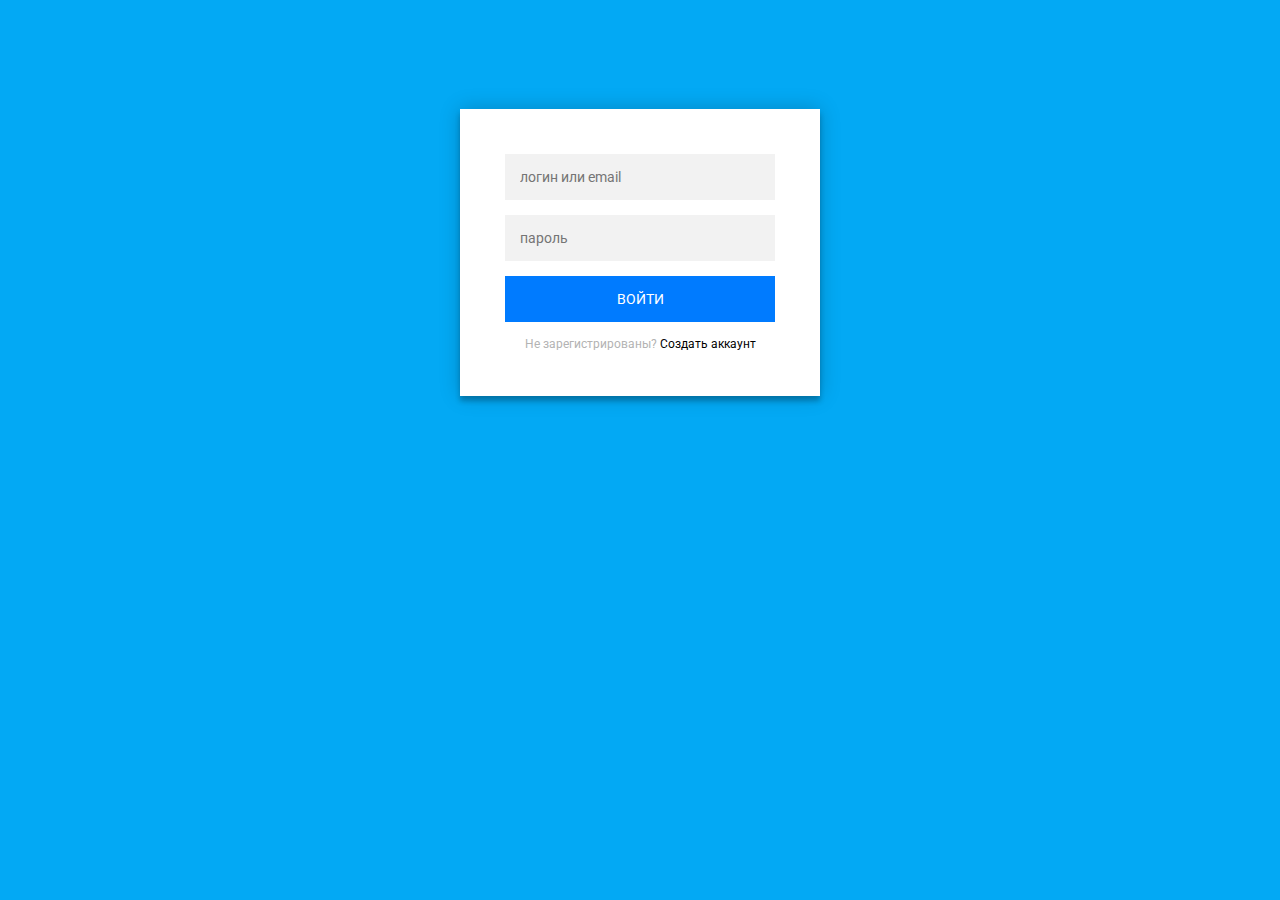
<file: loginform.html>
<!DOCTYPE html>
<html lang="en" >
<head>
  <meta charset="UTF-8">
  <title>Login Form</title>
  <link rel="stylesheet" href="assets/css/styleform.css">

</head>
<body>
<!-- partial:index.partial.html -->
<div class="login-page">
  <div class="form">
    <form class="register-form">
      <input type="text" placeholder="логин"/>
      <input type="password" placeholder="пароль"/>
      <input type="text" placeholder="email адрес"/>
      <button>создать</button>
      <p class="message">Уже зарегистрированы? <a href="#">Войти</a></p>
    </form>
    <form class="login-form">
      <input type="text" placeholder="логин или email"/>
      <input type="password" placeholder="пароль"/>
      <button>войти</button>
      <p class="message">Не зарегистрированы? <a href="#">Создать аккаунт</a></p>
    </form>
  </div>
</div>
<!-- partial -->
  <script src='https://cdnjs.cloudflare.com/ajax/libs/jquery/2.1.3/jquery.min.js'></script><script  src="assets/js/script.js"></script>

</body>
</html>
</file>
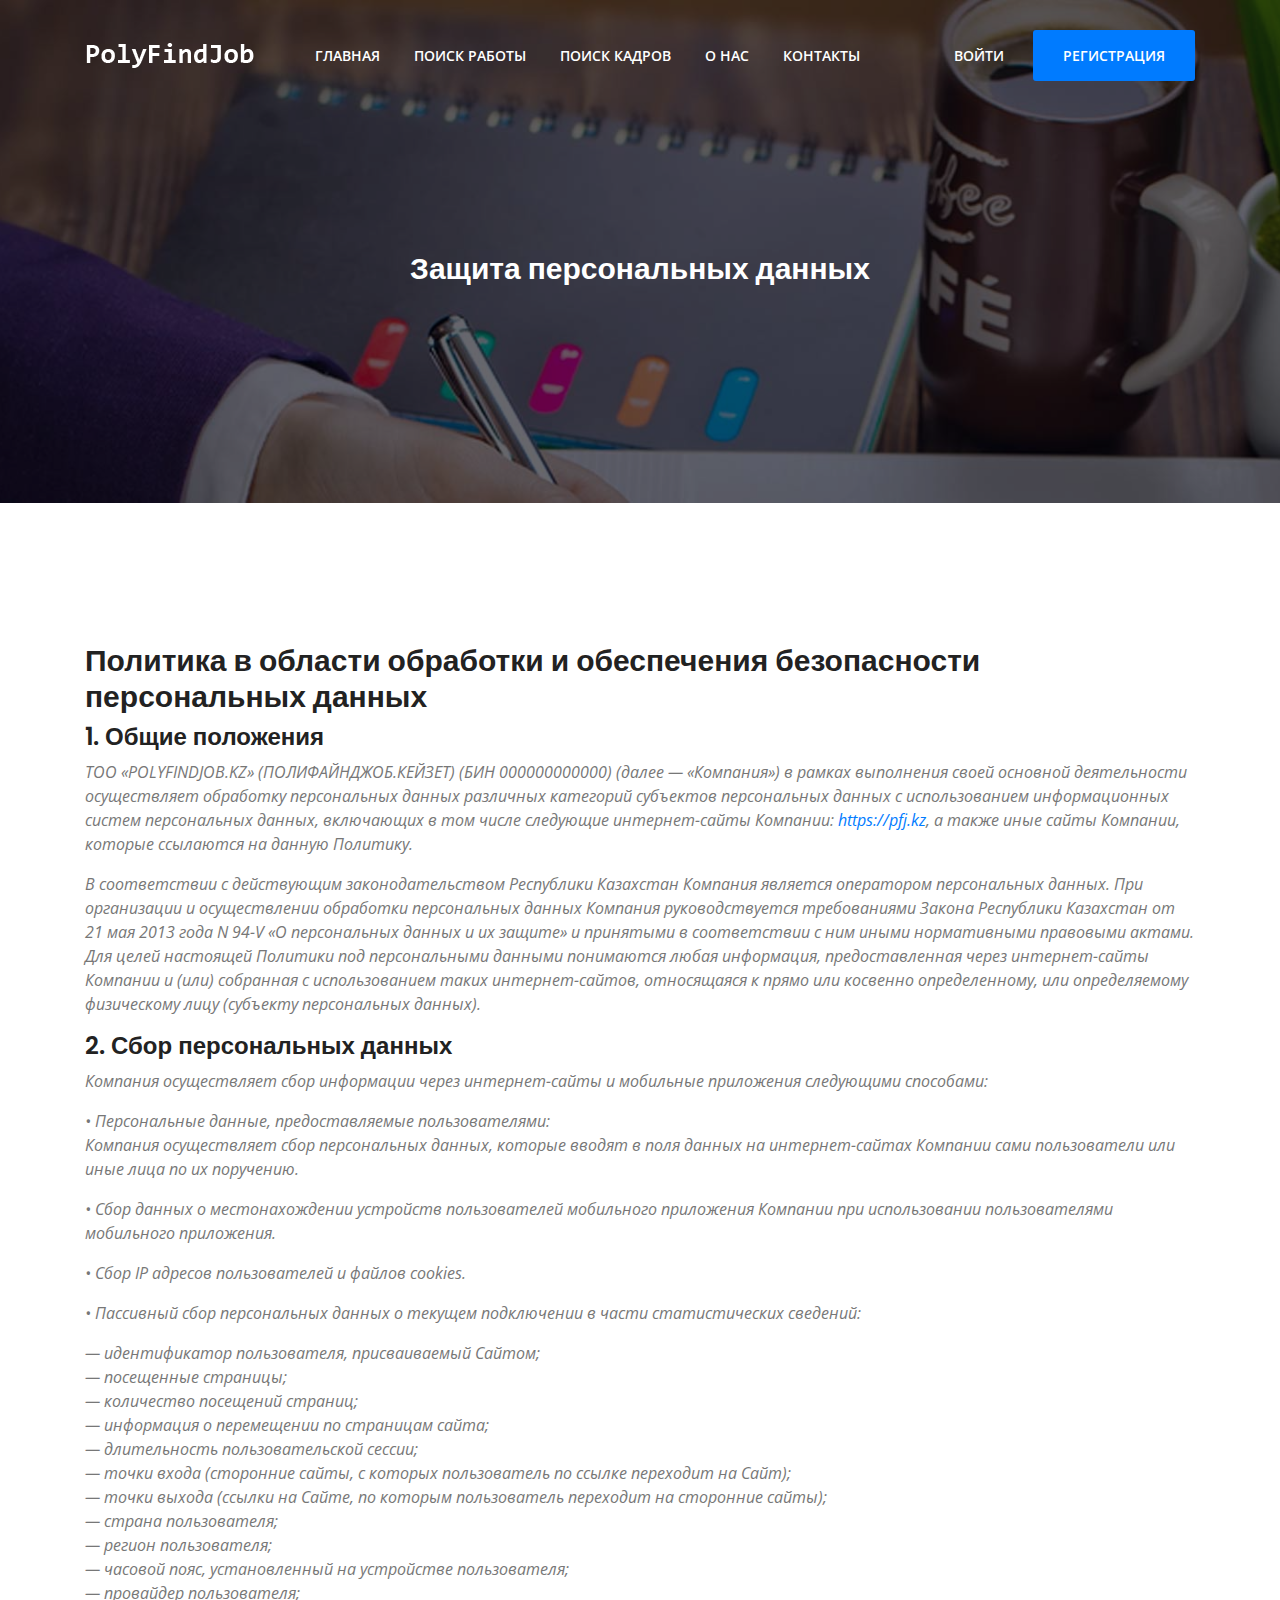
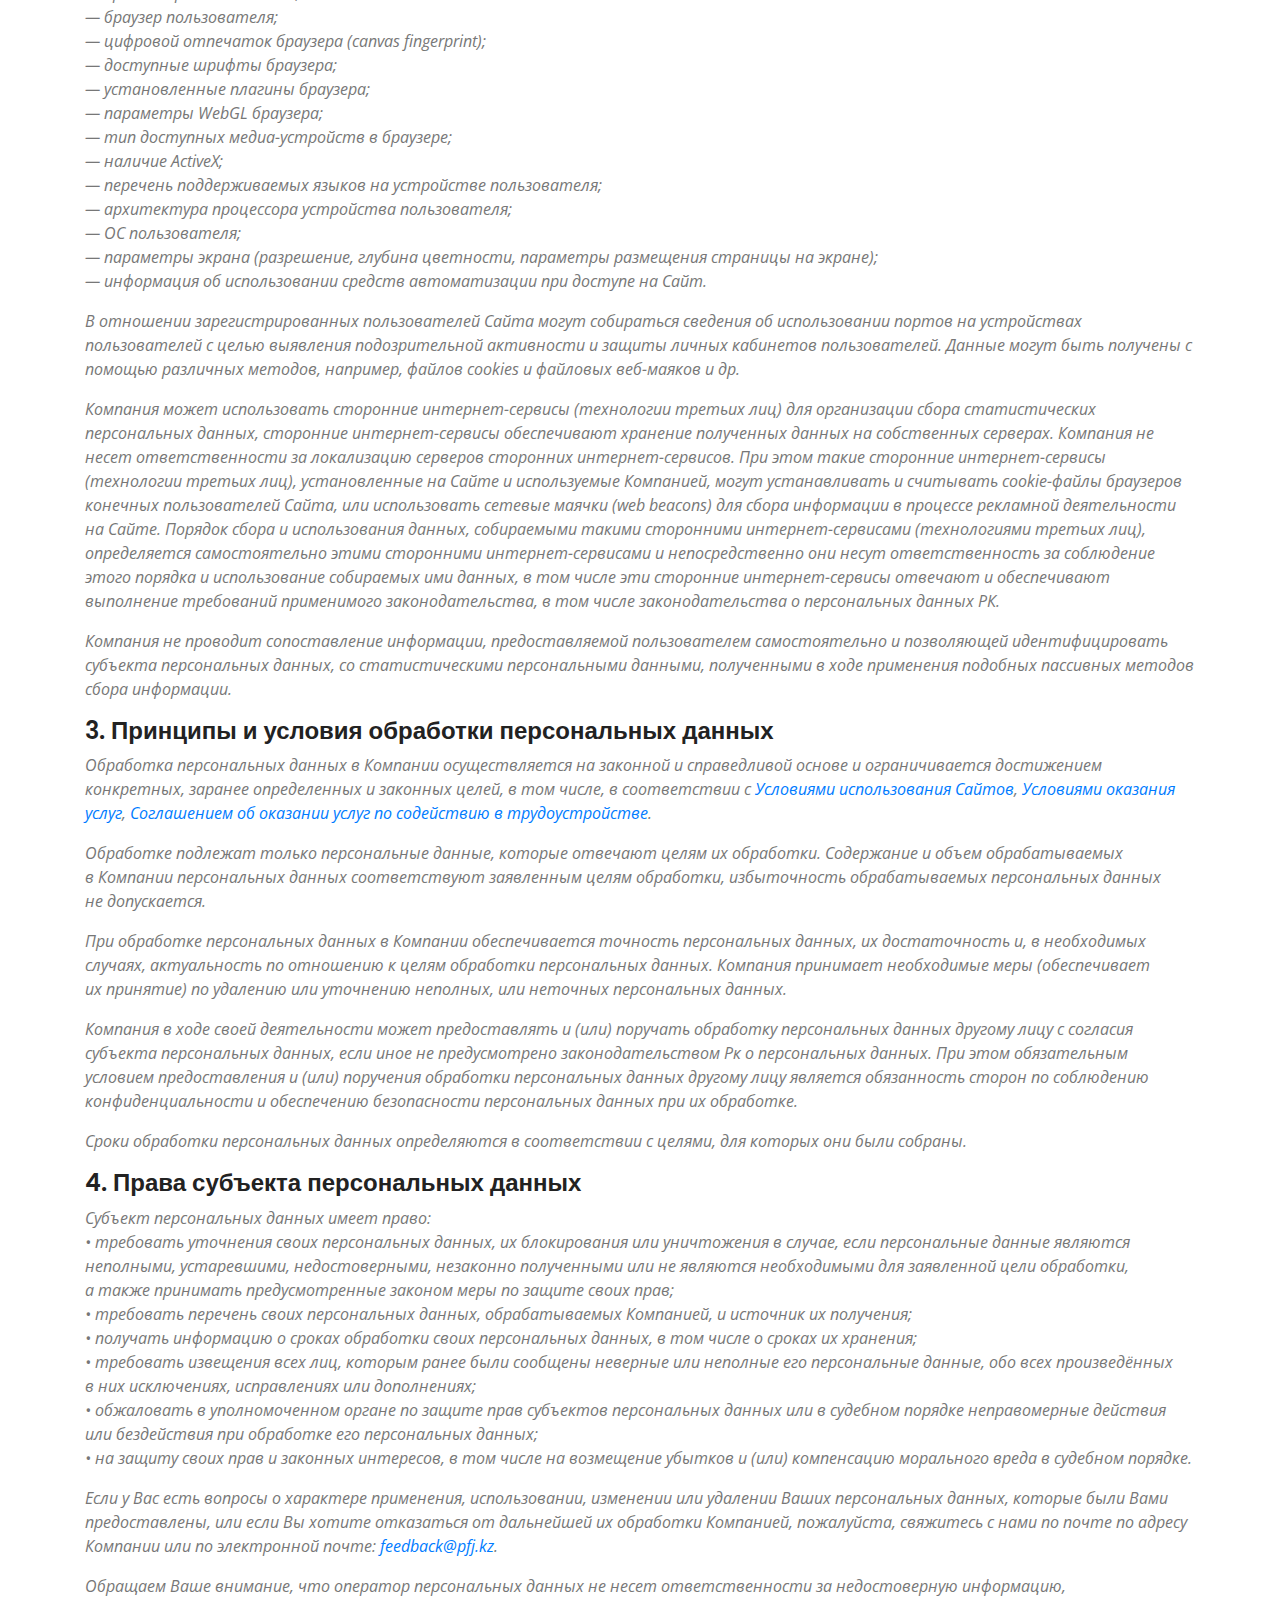
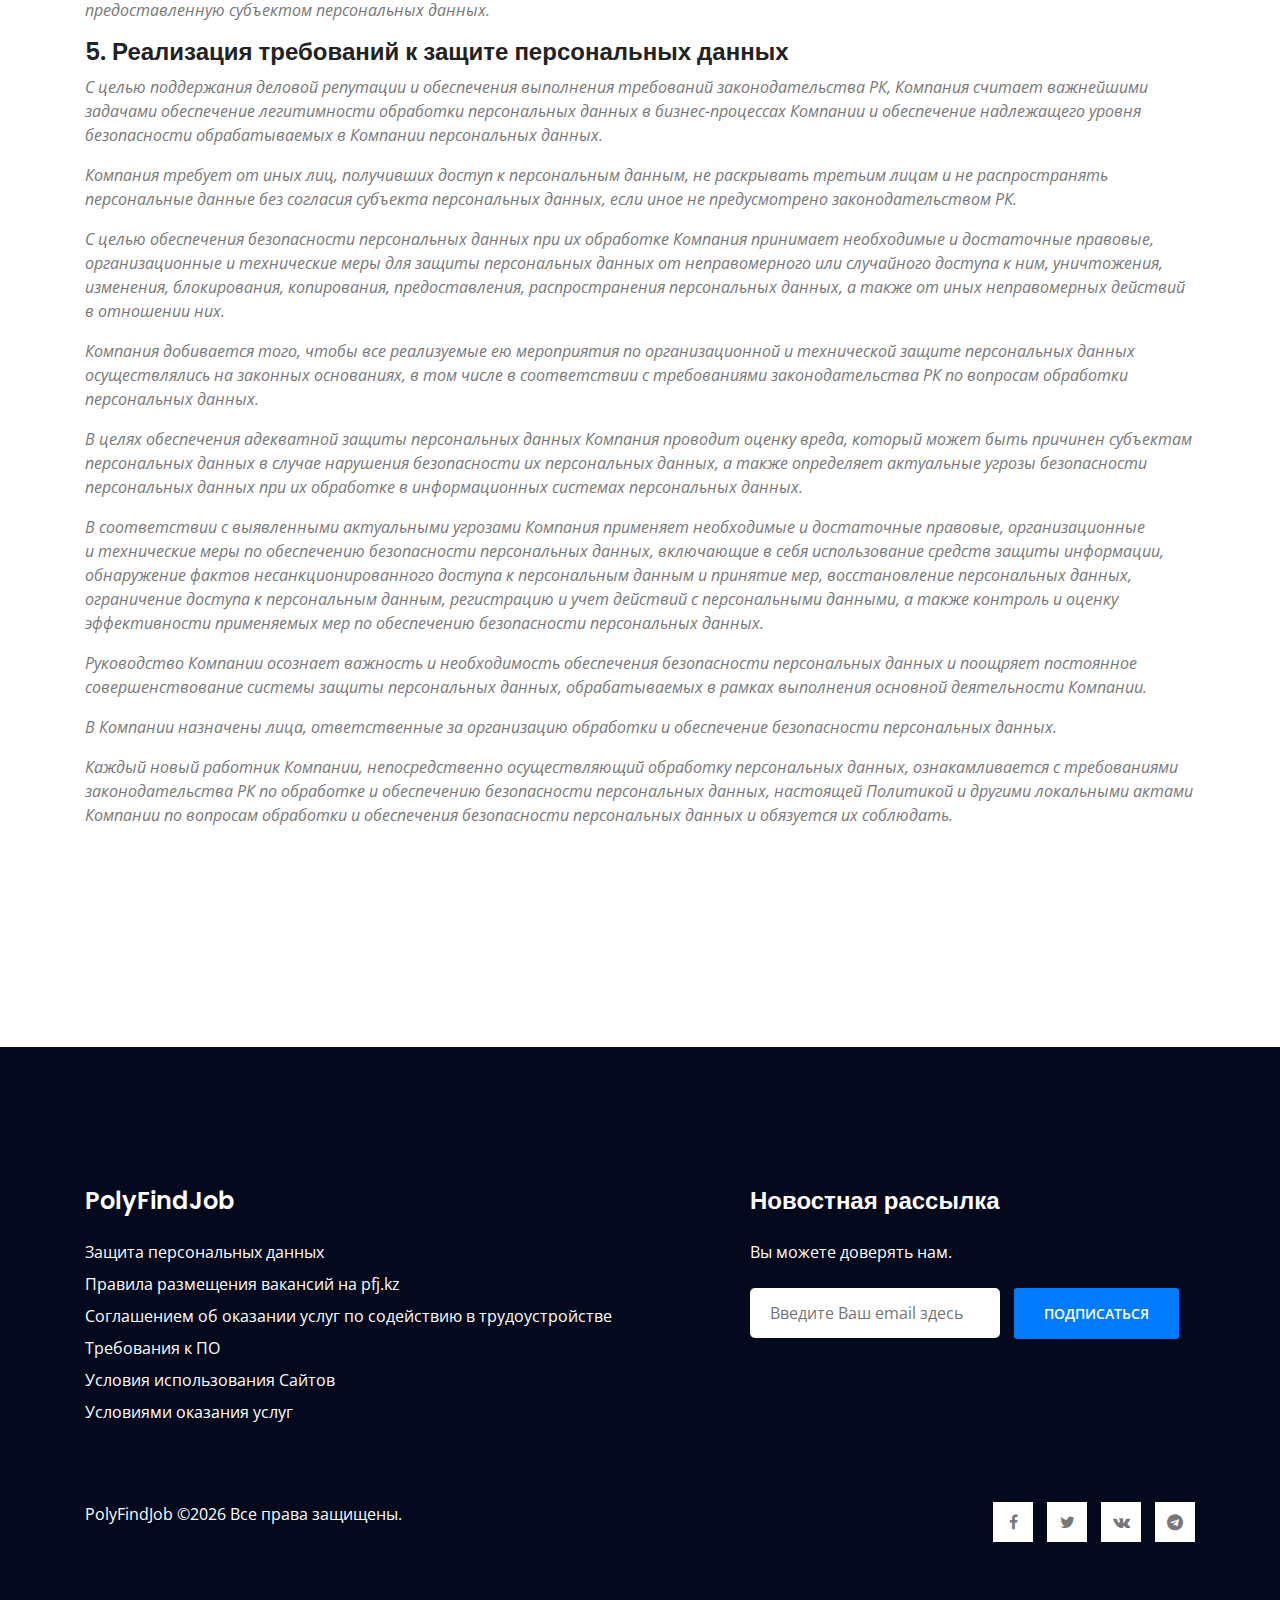
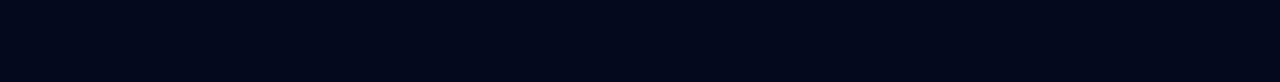
<file: protect.html>
<!DOCTYPE html>
<html lang="en">
<head>
    <!-- Required Meta Tags -->
    <meta charset="UTF-8">
    <meta name="viewport" content="width=device-width, initial-scale=1.0">
    <meta http-equiv="X-UA-Compatible" content="ie=edge">

    <!-- Page Title -->
    <title>Защита персональных данных</title>

    <!-- Favicon -->
    <link rel="shortcut icon" href="assets/images/logo/favicon.png" type="image/x-icon">

    <!-- CSS Files -->
    <link rel="stylesheet" href="assets/css/animate-3.7.0.css">
    <link rel="stylesheet" href="assets/css/font-awesome-4.7.0.min.css">
    <link rel="stylesheet" href="assets/fonts/flat-icon/flaticon.css">
    <link rel="stylesheet" href="assets/css/bootstrap-4.1.3.min.css">
    <link rel="stylesheet" href="assets/css/owl-carousel.min.css">
    <link rel="stylesheet" href="assets/css/nice-select.css">
    <link rel="stylesheet" href="assets/css/style.css">
</head>
<body>
    <!-- Preloader Starts -->
    <div class="preloader">
        <div class="spinner"></div>
    </div>
    <!-- Preloader End -->

    <!-- Header Area Starts -->
    <header class="header-area single-page">
        <div class="header-top">
            <div class="container">
                <div class="row">
                    <div class="col-lg-2">
                        <div class="logo-area">
                            <a href="index.html"><img src="assets/images/logo-light.png" alt="logo"></a>
                        </div>
                    </div>
                    <div class="col-lg-10">
                        <div class="custom-navbar">
                            <span></span>
                            <span></span>
                            <span></span>
                        </div>  
                        <div class="main-menu main-menu-light">
                            <ul>
                            <li class="active"><a href="index.html">главная</a></li>
                            <li><a href="job-search.html">поиск работы</a>
                            <li><a href="job-search-personnel.html">поиск кадров</a></li> 
                            <li><a href="about.html">о нас</a></li>
                            <li><a href="contact-us.html">контакты</a></li>
   
                            <li class="menu-btn">
                                <a href="loginform.html" class="flat-form">войти</a>
                                <a href="loginform.html" class="template-btn">регистрация</a>
                            </li>
                            </ul>
                        </div>
                    </div>
                </div>
            </div>
        </div>
        <div class="page-title text-center">
            <div class="container">
                <div class="row">
                    <div class="col-md-6 offset-md-3">
                        <h2>Защита персональных данных</h2>
                        <p></p>
                    </div>
                </div>
            </div>
        </div>
    </header>
    <!-- Header Area End -->
<!-- Pricing Table Starts -->
<section class="pricing-table section-padding">
    <div class="container">
        <div class="row">
            <div class="col-lg-12">
                <div class="section-top text-align">
                    <h2>Политика в области обработки и обеспечения безопасности персональных данных</h2>
                   
                    <div class="promo-wysysyg">
                    <h3>1. Общие положения</h3>
                    <p>ТОО «POLYFINDJOB.KZ» (ПОЛИФАЙНДЖОБ.КЕЙЗЕТ) (БИН 000000000000) 
                    (далее&nbsp;— «Компания») в&nbsp;рамках выполнения своей основной 
                    деятельности осуществляет обработку персональных данных различных 
                    категорий субъектов персональных данных с&nbsp;использованием 
                    информационных систем персональных данных, включающих в том числе 
                    следующие интернет-сайты Компании:&nbsp;<a href="https://pfj.kz/">https://pfj.kz</a>, а&nbsp;также иные сайты Компании, которые ссылаются на&nbsp;данную Политику.</p>
                    <p>В&nbsp;соответствии с&nbsp;действующим законодательством Республики 
                    Казахстан Компания является оператором персональных данных. При 
                    организации и&nbsp;осуществлении обработки персональных данных Компания 
                    руководствуется требованиями Закона Республики Казахстан от 21 мая 2013 
                    года N 94-V «О персональных данных и их защите» и&nbsp;принятыми 
                    в&nbsp;соответствии с&nbsp;ним иными нормативными правовыми актами.
                    Для целей настоящей Политики под персональными данными понимаются любая 
                    информация, предоставленная через интернет-сайты Компании&nbsp;и (или) 
                    собранная с&nbsp;использованием таких интернет-сайтов, относящаяся 
                    к&nbsp;прямо или косвенно определенному, или определяемому физическому 
                    лицу (субъекту персональных данных).</p>
                    <h3>2. Сбор персональных данных</h3>
                    <p>Компания осуществляет сбор информации через интернет-сайты и мобильные приложения следующими способами:</p>
                    <p>• Персональные данные, предоставляемые пользователями:<br>
                    Компания осуществляет сбор персональных данных, которые вводят в поля 
                    данных на интернет-сайтах Компании сами пользователи или иные лица по их
                     поручению.</p>
                    <p>• Сбор данных о местонахождении устройств пользователей мобильного 
                    приложения Компании при использовании пользователями мобильного 
                    приложения.</p>
                    <p>• Сбор IP адресов пользователей и файлов cookies.</p>
                    <p>• Пассивный сбор персональных данных о текущем подключении в части статистических сведений:</p>
                    <p>
                    —&nbsp;идентификатор пользователя, присваиваемый Сайтом;<br>
                    —&nbsp;посещенные страницы;<br>
                    —&nbsp;количество посещений страниц;<br>
                    —&nbsp;информация о перемещении по страницам сайта;<br>
                    —&nbsp;длительность пользовательской сессии;<br>
                    —&nbsp;точки входа (сторонние сайты, с которых пользователь по ссылке переходит на Сайт);<br>
                    —&nbsp;точки выхода (ссылки на Сайте, по которым пользователь переходит на сторонние сайты);<br>
                    —&nbsp;страна пользователя;<br>
                    —&nbsp;регион пользователя;<br>
                    —&nbsp;часовой пояс, установленный на устройстве пользователя;<br>
                    —&nbsp;провайдер пользователя;<br>
                    —&nbsp;браузер пользователя;<br>
                    —&nbsp;цифровой отпечаток браузера (canvas fingerprint);<br>
                    —&nbsp;доступные шрифты браузера;<br>
                    —&nbsp;установленные плагины браузера;<br>
                    —&nbsp;параметры WebGL браузера;<br>
                    —&nbsp;тип доступных медиа-устройств в браузере;<br>
                    —&nbsp;наличие ActiveX;<br>
                    —&nbsp;перечень поддерживаемых языков на устройстве пользователя;<br>
                    —&nbsp;архитектура процессора устройства пользователя;<br>
                    —&nbsp;ОС пользователя;<br>
                    —&nbsp;параметры экрана (разрешение, глубина цветности, параметры размещения страницы на экране);<br>
                    —&nbsp;информация об использовании средств автоматизации при доступе на&nbsp;Сайт.<br>
                    </p>
                    <p>В&nbsp;отношении зарегистрированных пользователей Сайта могут 
                    собираться сведения об использовании портов на устройствах пользователей
                     с целью выявления подозрительной активности и защиты личных кабинетов 
                    пользователей. Данные могут быть получены с помощью различных методов, 
                    например, файлов cookies и файловых веб-маяков и др.</p>
                    <p>Компания может использовать сторонние интернет-сервисы (технологии 
                    третьих лиц) для организации сбора статистических персональных данных, 
                    сторонние интернет-сервисы обеспечивают хранение полученных данных на 
                    собственных серверах. Компания не несет ответственности за локализацию 
                    серверов сторонних интернет-сервисов. При этом такие сторонние 
                    интернет-сервисы (технологии третьих лиц), установленные на Сайте и 
                    используемые Компанией, могут устанавливать и&nbsp;считывать 
                    cookie-файлы браузеров конечных пользователей Сайта, или использовать 
                    сетевые маячки (web beacons) для сбора информации в&nbsp;процессе 
                    рекламной деятельности на&nbsp;Сайте. Порядок сбора и&nbsp;использования
                     данных, собираемыми такими сторонними интернет-сервисами (технологиями 
                    третьих лиц), определяется самостоятельно этими сторонними 
                    интернет-сервисами и непосредственно они несут ответственность за 
                    соблюдение этого порядка и использование собираемых ими данных, в том 
                    числе эти сторонние интернет-сервисы отвечают и&nbsp;обеспечивают 
                    выполнение требований применимого законодательства, в том числе 
                    законодательства о персональных данных РК.</p>
                    <p>Компания не&nbsp;проводит сопоставление информации, предоставляемой 
                    пользователем самостоятельно и позволяющей идентифицировать субъекта 
                    персональных данных, со&nbsp;статистическими персональными данными, 
                    полученными в ходе применения подобных пассивных методов сбора 
                    информации.</p>
                    <h3>3. Принципы и условия обработки персональных данных</h3>
                    <p>Обработка персональных данных в&nbsp;Компании осуществляется 
                    на&nbsp;законной и&nbsp;справедливой основе и&nbsp;ограничивается 
                    достижением конкретных, заранее определенных и&nbsp;законных целей, 
                    в&nbsp;том числе, в&nbsp;соответствии с&nbsp;<a href="terms.html">Условиями использования Сайтов</a>,&nbsp;<a href="conditions.html">Условиями оказания услуг</a>,&nbsp;<a href="agreement.html">Соглашением об&nbsp;оказании услуг по&nbsp;содействию в&nbsp;трудоустройстве</a>.</p>
                    <p>Обработке подлежат только персональные данные, которые отвечают целям
                     их&nbsp;обработки. Содержание и&nbsp;объем обрабатываемых 
                    в&nbsp;Компании персональных данных соответствуют заявленным целям 
                    обработки, избыточность обрабатываемых персональных данных 
                    не&nbsp;допускается.</p>
                    <p>При обработке персональных данных в&nbsp;Компании обеспечивается 
                    точность персональных данных, их&nbsp;достаточность&nbsp;и, 
                    в&nbsp;необходимых случаях, актуальность по&nbsp;отношению к&nbsp;целям 
                    обработки персональных данных. Компания принимает необходимые меры 
                    (обеспечивает их&nbsp;принятие) по&nbsp;удалению или уточнению неполных,
                     или неточных персональных данных.</p>
                    <p>Компания в&nbsp;ходе своей деятельности может предоставлять&nbsp;и 
                    (или) поручать обработку персональных данных другому лицу 
                    с&nbsp;согласия субъекта персональных данных, если иное 
                    не&nbsp;предусмотрено законодательством&nbsp;Рк о&nbsp;персональных 
                    данных. При этом обязательным условием предоставления&nbsp;и (или) 
                    поручения обработки персональных данных другому лицу является 
                    обязанность сторон по&nbsp;соблюдению конфиденциальности 
                    и&nbsp;обеспечению безопасности персональных данных при 
                    их&nbsp;обработке.</p>
                    <p>Сроки обработки персональных данных определяются в&nbsp;соответствии с&nbsp;целями, для которых они были собраны.</p>
                    <h3>4. Права субъекта персональных данных</h3>
                    <p>Субъект персональных данных имеет право:<br>
                    • требовать уточнения своих персональных данных, их&nbsp;блокирования 
                    или уничтожения в&nbsp;случае, если персональные данные являются 
                    неполными, устаревшими, недостоверными, незаконно полученными или 
                    не&nbsp;являются необходимыми для заявленной цели обработки, 
                    а&nbsp;также принимать предусмотренные законом меры по&nbsp;защите своих
                     прав;<br>
                    • требовать перечень своих персональных данных, обрабатываемых Компанией, и&nbsp;источник их&nbsp;получения;<br>
                    • получать информацию о&nbsp;сроках обработки своих персональных данных, в&nbsp;том числе о&nbsp;сроках их&nbsp;хранения;<br>
                    • требовать извещения всех лиц, которым ранее были сообщены неверные или
                     неполные его персональные данные, обо всех произведённых в&nbsp;них 
                    исключениях, исправлениях или дополнениях;<br>
                    • обжаловать в&nbsp;уполномоченном органе по&nbsp;защите прав субъектов 
                    персональных данных или в&nbsp;судебном порядке неправомерные действия 
                    или бездействия при обработке его персональных данных;<br>
                    • на&nbsp;защиту своих прав и&nbsp;законных интересов, в&nbsp;том числе 
                    на&nbsp;возмещение убытков&nbsp;и (или) компенсацию морального вреда 
                    в&nbsp;судебном порядке.</p>
                    <p>Если у&nbsp;Вас есть вопросы о&nbsp;характере применения, 
                    использовании, изменении или удалении Ваших персональных данных, которые
                     были Вами предоставлены, или если&nbsp;Вы хотите отказаться 
                    от&nbsp;дальнейшей их&nbsp;обработки Компанией, пожалуйста, свяжитесь 
                    с&nbsp;нами по&nbsp;почте по&nbsp;адресу Компании или 
                    по&nbsp;электронной почте: <a href="mailto:feedback@pfj.kz">feedback@pfj.kz</a>.</p>
                    <p>Обращаем Ваше внимание, что оператор персональных данных 
                    не&nbsp;несет ответственности за&nbsp;недостоверную информацию, 
                    предоставленную субъектом персональных данных.</p>
                    <h3>5. Реализация требований к защите персональных данных</h3>
                    <p>С&nbsp;целью поддержания деловой репутации и&nbsp;обеспечения 
                    выполнения требований законодательства РК, Компания считает важнейшими 
                    задачами обеспечение легитимности обработки персональных данных 
                    в&nbsp;бизнес-процессах Компании и&nbsp;обеспечение надлежащего уровня 
                    безопасности обрабатываемых в&nbsp;Компании персональных данных.</p>
                    <p>Компания требует от&nbsp;иных лиц, получивших доступ 
                    к&nbsp;персональным данным, не&nbsp;раскрывать третьим лицам 
                    и&nbsp;не&nbsp;распространять персональные данные без согласия субъекта 
                    персональных данных, если иное не&nbsp;предусмотрено законодательством 
                    РК.</p>
                    <p>С&nbsp;целью обеспечения безопасности персональных данных при 
                    их&nbsp;обработке Компания принимает необходимые и&nbsp;достаточные 
                    правовые, организационные и&nbsp;технические меры для защиты 
                    персональных данных от&nbsp;неправомерного или случайного доступа 
                    к&nbsp;ним, уничтожения, изменения, блокирования, копирования, 
                    предоставления, распространения персональных данных, а&nbsp;также 
                    от&nbsp;иных неправомерных действий в&nbsp;отношении них.</p>
                    <p>Компания добивается того, чтобы все реализуемые ею&nbsp;мероприятия 
                    по&nbsp;организационной и&nbsp;технической защите персональных данных 
                    осуществлялись на&nbsp;законных основаниях, в&nbsp;том числе 
                    в&nbsp;соответствии с&nbsp;требованиями законодательства РК 
                    по&nbsp;вопросам обработки персональных данных.</p>
                    <p>В&nbsp;целях обеспечения адекватной защиты персональных данных 
                    Компания проводит оценку вреда, который может быть причинен субъектам 
                    персональных данных в&nbsp;случае нарушения безопасности 
                    их&nbsp;персональных данных, а&nbsp;также определяет актуальные угрозы 
                    безопасности персональных данных при их&nbsp;обработке 
                    в&nbsp;информационных системах персональных данных.</p>
                    <p>В&nbsp;соответствии с&nbsp;выявленными актуальными угрозами Компания 
                    применяет необходимые и&nbsp;достаточные правовые, организационные 
                    и&nbsp;технические меры по&nbsp;обеспечению безопасности персональных 
                    данных, включающие в&nbsp;себя использование средств защиты информации, 
                    обнаружение фактов несанкционированного доступа к&nbsp;персональным 
                    данным и&nbsp;принятие мер, восстановление персональных данных, 
                    ограничение доступа к&nbsp;персональным данным, регистрацию и&nbsp;учет 
                    действий с&nbsp;персональными данными, а&nbsp;также контроль 
                    и&nbsp;оценку эффективности применяемых мер по&nbsp;обеспечению 
                    безопасности персональных данных.</p>
                    <p>Руководство Компании осознает важность и&nbsp;необходимость 
                    обеспечения безопасности персональных данных и&nbsp;поощряет постоянное 
                    совершенствование системы защиты персональных данных, обрабатываемых 
                    в&nbsp;рамках выполнения основной деятельности Компании.</p>
                    <p>В&nbsp;Компании назначены лица, ответственные за&nbsp;организацию обработки и&nbsp;обеспечение безопасности персональных данных.</p>
                    <p>Каждый новый работник Компании, непосредственно осуществляющий 
                    обработку персональных данных, ознакамливается с&nbsp;требованиями 
                    законодательства РК по&nbsp;обработке и&nbsp;обеспечению безопасности 
                    персональных данных, настоящей Политикой и&nbsp;другими локальными 
                    актами Компании по&nbsp;вопросам обработки и&nbsp;обеспечения 
                    безопасности персональных данных и&nbsp;обязуется их&nbsp;соблюдать.</p>
                    </div> 
                </div>
            </div>
        </div>
    </div>
</section>
<!-- Pricing Table End -->

  
<!-- Область футера начинается -->
<footer class="footer-area section-padding">
    <div class="footer-widget">
        <div class="container">
            <div class="row">
                <div class="col-xl-6 col-lg-4">
                    <div class="single-widget-home mb-5 mb-lg-0">
                        <h3 class="mb-4">PolyFindJob</h3>
                        <ul>
                            <li class="mb-2"><a href="protect.html">Защита персональных данных</a></li>
                            <li class="mb-2"><a href="use-rules.html">Правила размещения вакансий на pfj.kz</a></li>
                            <li class="mb-2"><a href="agreement.html">Соглашением об оказании услуг по содействию в трудоустройстве</a></li>
                            <li class="mb-2"><a href="soft-require.html">Требования к ПО</a></li>
                            <li class="mb-2"><a href="terms.html">Условия использования Сайтов</a></li>
                            <li class="mb-2"><a href="conditions.html">Условиями оказания услуг</a></li>
                            
                            
                        </ul>
                    </div>
                </div>
                <div class="col-xl-5 offset-xl-1 col-lg-6">
                    <div class="single-widget-home mb-5 mb-lg-0">
                        <h3 class="mb-4">Новостная рассылка</h3>
                        <p class="mb-4">Вы можете доверять нам.</p>  
                        <form action="#">
                            <input type="email" placeholder="Введите Ваш email здесь" onfocus="this.placeholder = ''" onblur="this.placeholder = 'Введите Ваш email здесь'" required>
                            <button type="submit" class="template-btn">подписаться</button>
                        </form>
                    </div>
                </div>
            </div>
        </div>
    </div>
    <div class="footer-copyright">
        <div class="container">
            <div class="row">
                <div class="col-lg-8 col-md-6">
                    <span>
PolyFindJob &copy;<script>document.write(new Date().getFullYear());</script> Все права защищены.</a>

</span>
                </div>
                <div class="col-lg-4 col-md-6">
                    <div class="social-icons">
                        <ul>
                            <li><a href="#"><i class="fa fa-facebook"></i></a></li>
                            <li><a href="#"><i class="fa fa-twitter"></i></a></li>
                            <li><a href="#"><i class="fa fa-vk"></i></a></li>
                            <li><a href="#"><i class="fa fa-telegram"></i></a></li>
                        </ul>
                    </div>
                </div>
            </div>
        </div>
    </div>
</footer>
<!-- Конец области футера -->

    <!-- Javascript -->
    <script src="assets/js/vendor/jquery-2.2.4.min.js"></script>
	<script src="assets/js/vendor/bootstrap-4.1.3.min.js"></script>
    <script src="assets/js/vendor/wow.min.js"></script>
    <script src="assets/js/vendor/owl-carousel.min.js"></script>
    <script src="assets/js/vendor/jquery.nice-select.min.js"></script>
    <script src="assets/js/vendor/ion.rangeSlider.js"></script>
    <script src="assets/js/main.js"></script>
</body>
</html>
</file>
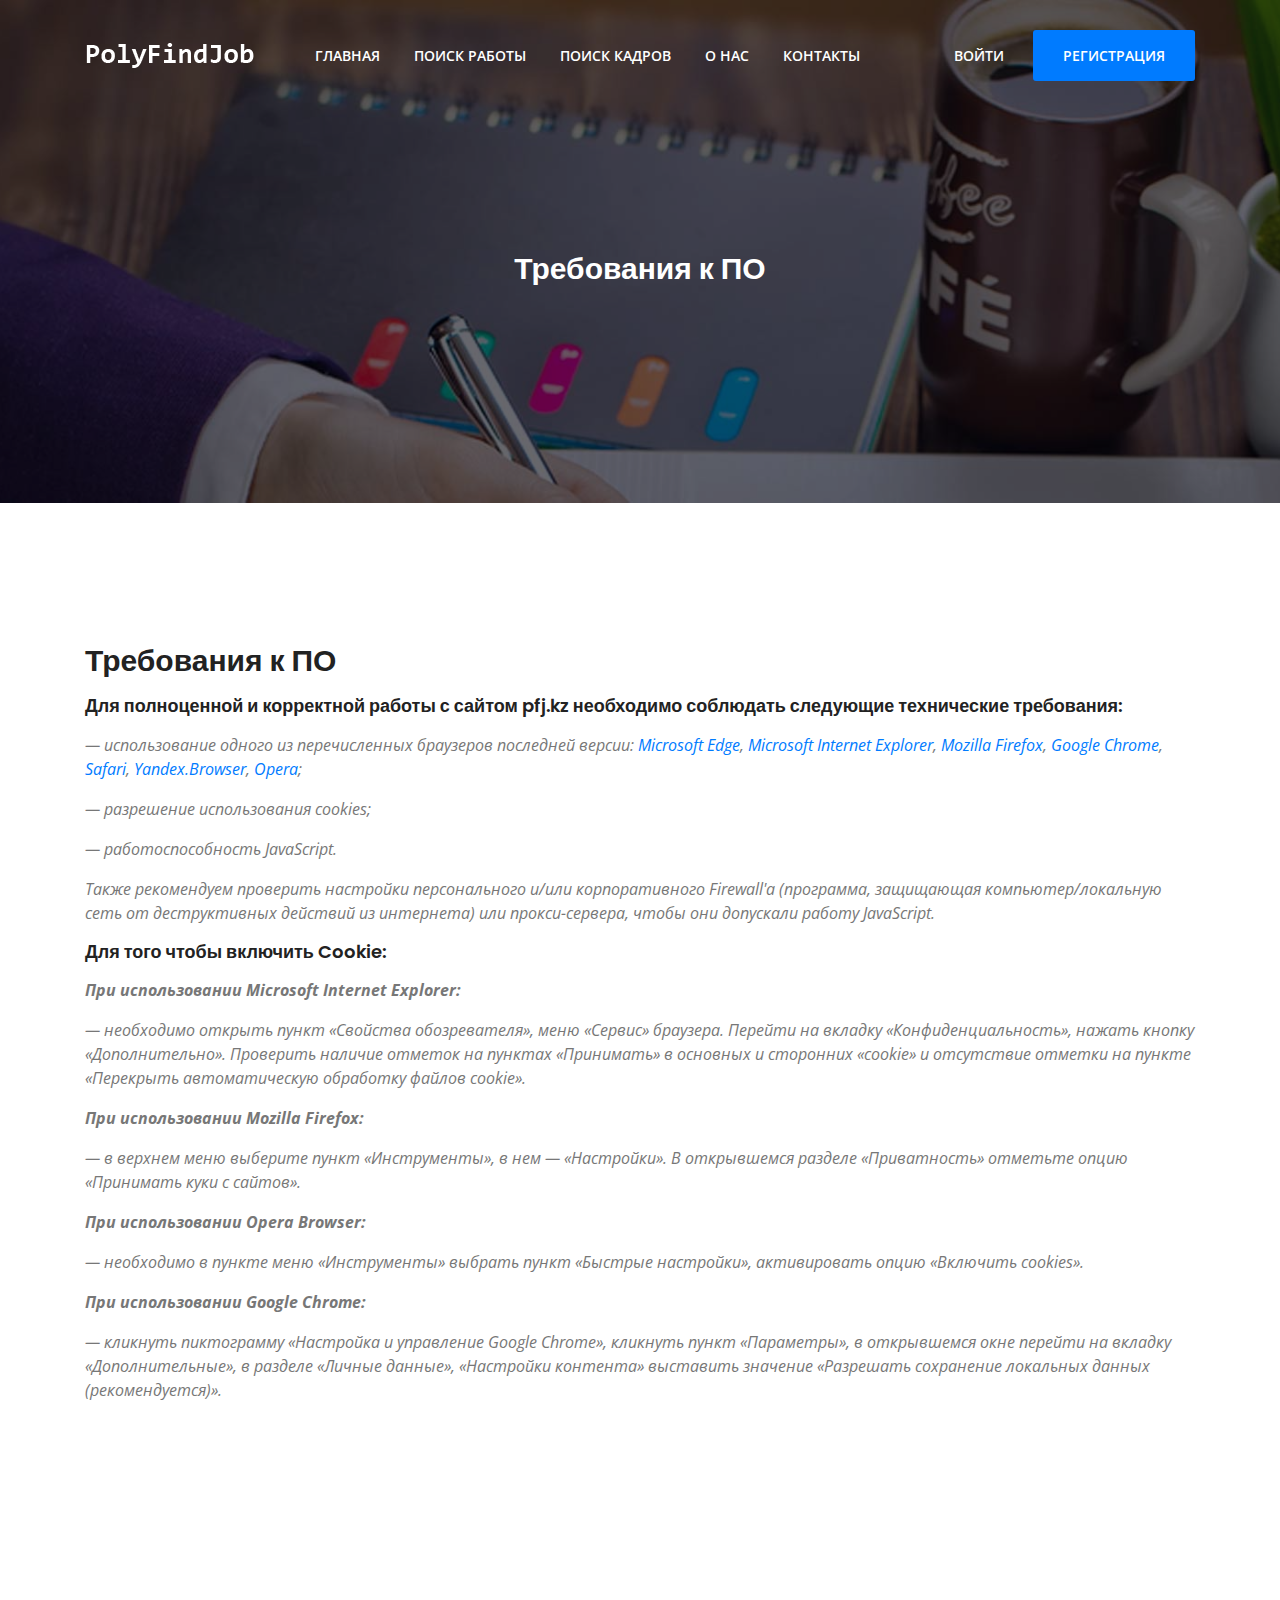
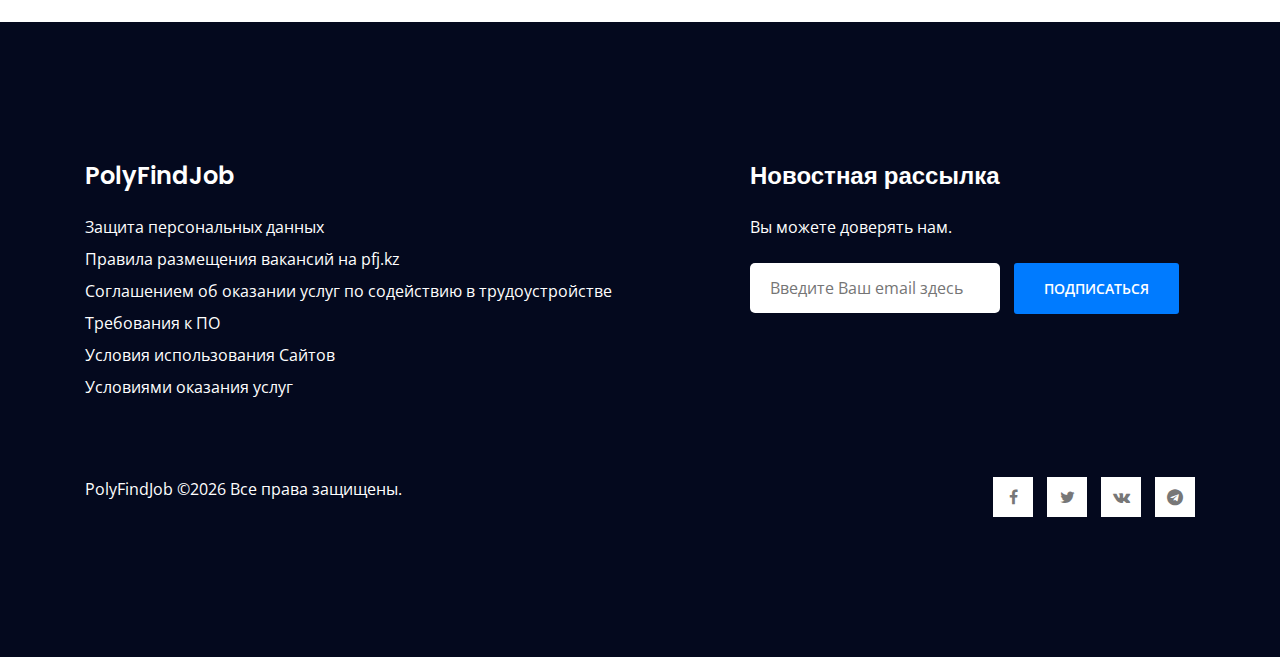
<file: soft-require.html>
<!DOCTYPE html>
<html lang="en">
<head>
    <!-- Required Meta Tags -->
    <meta charset="UTF-8">
    <meta name="viewport" content="width=device-width, initial-scale=1.0">
    <meta http-equiv="X-UA-Compatible" content="ie=edge">

    <!-- Page Title -->
    <title>Требования к ПО</title>

    <!-- Favicon -->
    <link rel="shortcut icon" href="assets/images/logo/favicon.png" type="image/x-icon">

    <!-- CSS Files -->
    <link rel="stylesheet" href="assets/css/animate-3.7.0.css">
    <link rel="stylesheet" href="assets/css/font-awesome-4.7.0.min.css">
    <link rel="stylesheet" href="assets/fonts/flat-icon/flaticon.css">
    <link rel="stylesheet" href="assets/css/bootstrap-4.1.3.min.css">
    <link rel="stylesheet" href="assets/css/owl-carousel.min.css">
    <link rel="stylesheet" href="assets/css/nice-select.css">
    <link rel="stylesheet" href="assets/css/style.css">
</head>
<body>
    <!-- Preloader Starts -->
    <div class="preloader">
        <div class="spinner"></div>
    </div>
    <!-- Preloader End -->

    <!-- Header Area Starts -->
    <header class="header-area single-page">
        <div class="header-top">
            <div class="container">
                <div class="row">
                    <div class="col-lg-2">
                        <div class="logo-area">
                            <a href="index.html"><img src="assets/images/logo-light.png" alt="logo"></a>
                        </div>
                    </div>
                    <div class="col-lg-10">
                        <div class="custom-navbar">
                            <span></span>
                            <span></span>
                            <span></span>
                        </div>  
                        <div class="main-menu main-menu-light">
                            <ul>
                            <li class="active"><a href="index.html">главная</a></li>
                            <li><a href="job-search.html">поиск работы</a>
                            <li><a href="job-search-personnel.html">поиск кадров</a></li> 
                            <li><a href="about.html">о нас</a></li>
                            <li><a href="contact-us.html">контакты</a></li>
   
                            <li class="menu-btn">
                                <a href="loginform.html" class="flat-form">войти</a>
                                <a href="loginform.html" class="template-btn">регистрация</a>
                            </li>
                            </ul>
                        </div>
                    </div>
                </div>
            </div>
        </div>
        <div class="page-title text-center">
            <div class="container">
                <div class="row">
                    <div class="col-md-6 offset-md-3">
                        <h2>Требования к ПО</h2>
                        <p></p>
                    </div>
                </div>
            </div>
        </div>
    </header>
    <!-- Header Area End -->

    <!-- Pricing Table Starts -->
    <section class="pricing-table section-padding">
        <div class="container">
            <div class="row">
                <div class="col-lg-12">
                    <div class="section-top text-align">
                        <h2>Требования к ПО</h2>
                        
                            <p></p><h4>Для полноценной и корректной работы с сайтом pfj.kz необходимо соблюдать следующие технические требования:</h4><p></p>
                            <p>— использование одного из перечисленных браузеров последней версии: <a href="https://www.microsoft.com/ru-ru/windows/microsoft-edge">Microsoft Edge</a>,
                            <a href="http://windows.microsoft.com/ru-ru/internet-explorer/download-ie">Microsoft Internet Explorer</a>, <a href="https://www.mozilla.org/ru/firefox/new/">Mozilla Firefox</a>, <a href="https://www.google.com/chrome/">Google Chrome</a>, <a href="http://www.apple.com/ru/safari/">Safari</a>, <a href="https://browser.yandex.ru/">Yandex.Browser</a>, <a href="http://www.opera.com/ru">Opera</a>; </p>
                            <p>— разрешение использования cookies; </p>
                            <p>— работоспособность JavaScript. </p>
                            <p>Также рекомендуем проверить настройки персонального и/или корпоративного Firewall'a (программа, защищающая компьютер/локальную сеть от деструктивных действий из интернета) или прокси-сервера, чтобы они допускали работу JavaScript. </p>
                            <p></p>
                            <p></p><h4>Для того чтобы включить Cookie: </h4> <p></p>
                            <p><strong>При использовании Microsoft Internet Explorer: </strong></p>
                            <p>— необходимо открыть пункт «Свойства обозревателя», меню «Сервис» браузера. Перейти на вкладку «Конфиденциальность», нажать кнопку «Дополнительно». Проверить наличие отметок на пунктах «Принимать» в основных и сторонних «cookie» и отсутствие отметки на пункте «Перекрыть автоматическую обработку файлов cookie». </p>
                            <p><strong>При использовании Mozilla Firefox: </strong> </p>
                            <p>— в верхнем меню выберите пункт «Инструменты», в нем — «Настройки». В открывшемся разделе «Приватность» отметьте опцию «Принимать куки с сайтов». </p>
                            <p><strong>При использовании Opera Browser: </strong></p>
                            <p>— необходимо в пункте меню «Инструменты» выбрать пункт «Быстрые настройки», активировать опцию «Включить cookies». </p>
                            <p><strong>При использовании Google Chrome: </strong></p>
                            <p>— кликнуть пиктограмму «Настройка и управление Google Chrome», кликнуть пункт «Параметры», в открывшемся окне перейти на вкладку «Дополнительные», в разделе «Личные данные», «Настройки контента» выставить значение «Разрешать сохранение локальных данных (рекомендуется)». </p></div></div></div>
                    </div>
                </div>
            </div>
        </div>
    </section>
    <!-- Pricing Table End -->
    

<!-- Область футера начинается -->
<footer class="footer-area section-padding">
    <div class="footer-widget">
        <div class="container">
            <div class="row">
                <div class="col-xl-6 col-lg-4">
                    <div class="single-widget-home mb-5 mb-lg-0">
                        <h3 class="mb-4">PolyFindJob</h3>
                        <ul>
                            <li class="mb-2"><a href="protect.html">Защита персональных данных</a></li>
                            <li class="mb-2"><a href="use-rules.html">Правила размещения вакансий на pfj.kz</a></li>
                            <li class="mb-2"><a href="agreement.html">Соглашением об оказании услуг по содействию в трудоустройстве</a></li>
                            <li class="mb-2"><a href="soft-require.html">Требования к ПО</a></li>
                            <li class="mb-2"><a href="terms.html">Условия использования Сайтов</a></li>
                            <li class="mb-2"><a href="conditions.html">Условиями оказания услуг</a></li>
                            
                            
                        </ul>
                    </div>
                </div>
                <div class="col-xl-5 offset-xl-1 col-lg-6">
                    <div class="single-widget-home mb-5 mb-lg-0">
                        <h3 class="mb-4">Новостная рассылка</h3>
                        <p class="mb-4">Вы можете доверять нам.</p>  
                        <form action="#">
                            <input type="email" placeholder="Введите Ваш email здесь" onfocus="this.placeholder = ''" onblur="this.placeholder = 'Введите Ваш email здесь'" required>
                            <button type="submit" class="template-btn">подписаться</button>
                        </form>
                    </div>
                </div>
            </div>
        </div>
    </div>
    <div class="footer-copyright">
        <div class="container">
            <div class="row">
                <div class="col-lg-8 col-md-6">
                    <span>
PolyFindJob &copy;<script>document.write(new Date().getFullYear());</script> Все права защищены.</a>

</span>
                </div>
                <div class="col-lg-4 col-md-6">
                    <div class="social-icons">
                        <ul>
                            <li><a href="#"><i class="fa fa-facebook"></i></a></li>
                            <li><a href="#"><i class="fa fa-twitter"></i></a></li>
                            <li><a href="#"><i class="fa fa-vk"></i></a></li>
                            <li><a href="#"><i class="fa fa-telegram"></i></a></li>
                        </ul>
                    </div>
                </div>
            </div>
        </div>
    </div>
</footer>
<!-- Конец области футера -->


    <!-- Javascript -->
    <script src="assets/js/vendor/jquery-2.2.4.min.js"></script>
	<script src="assets/js/vendor/bootstrap-4.1.3.min.js"></script>
    <script src="assets/js/vendor/wow.min.js"></script>
    <script src="assets/js/vendor/owl-carousel.min.js"></script>
    <script src="assets/js/vendor/jquery.nice-select.min.js"></script>
    <script src="assets/js/vendor/ion.rangeSlider.js"></script>
    <script src="assets/js/main.js"></script>
</body>
</html>
</file>
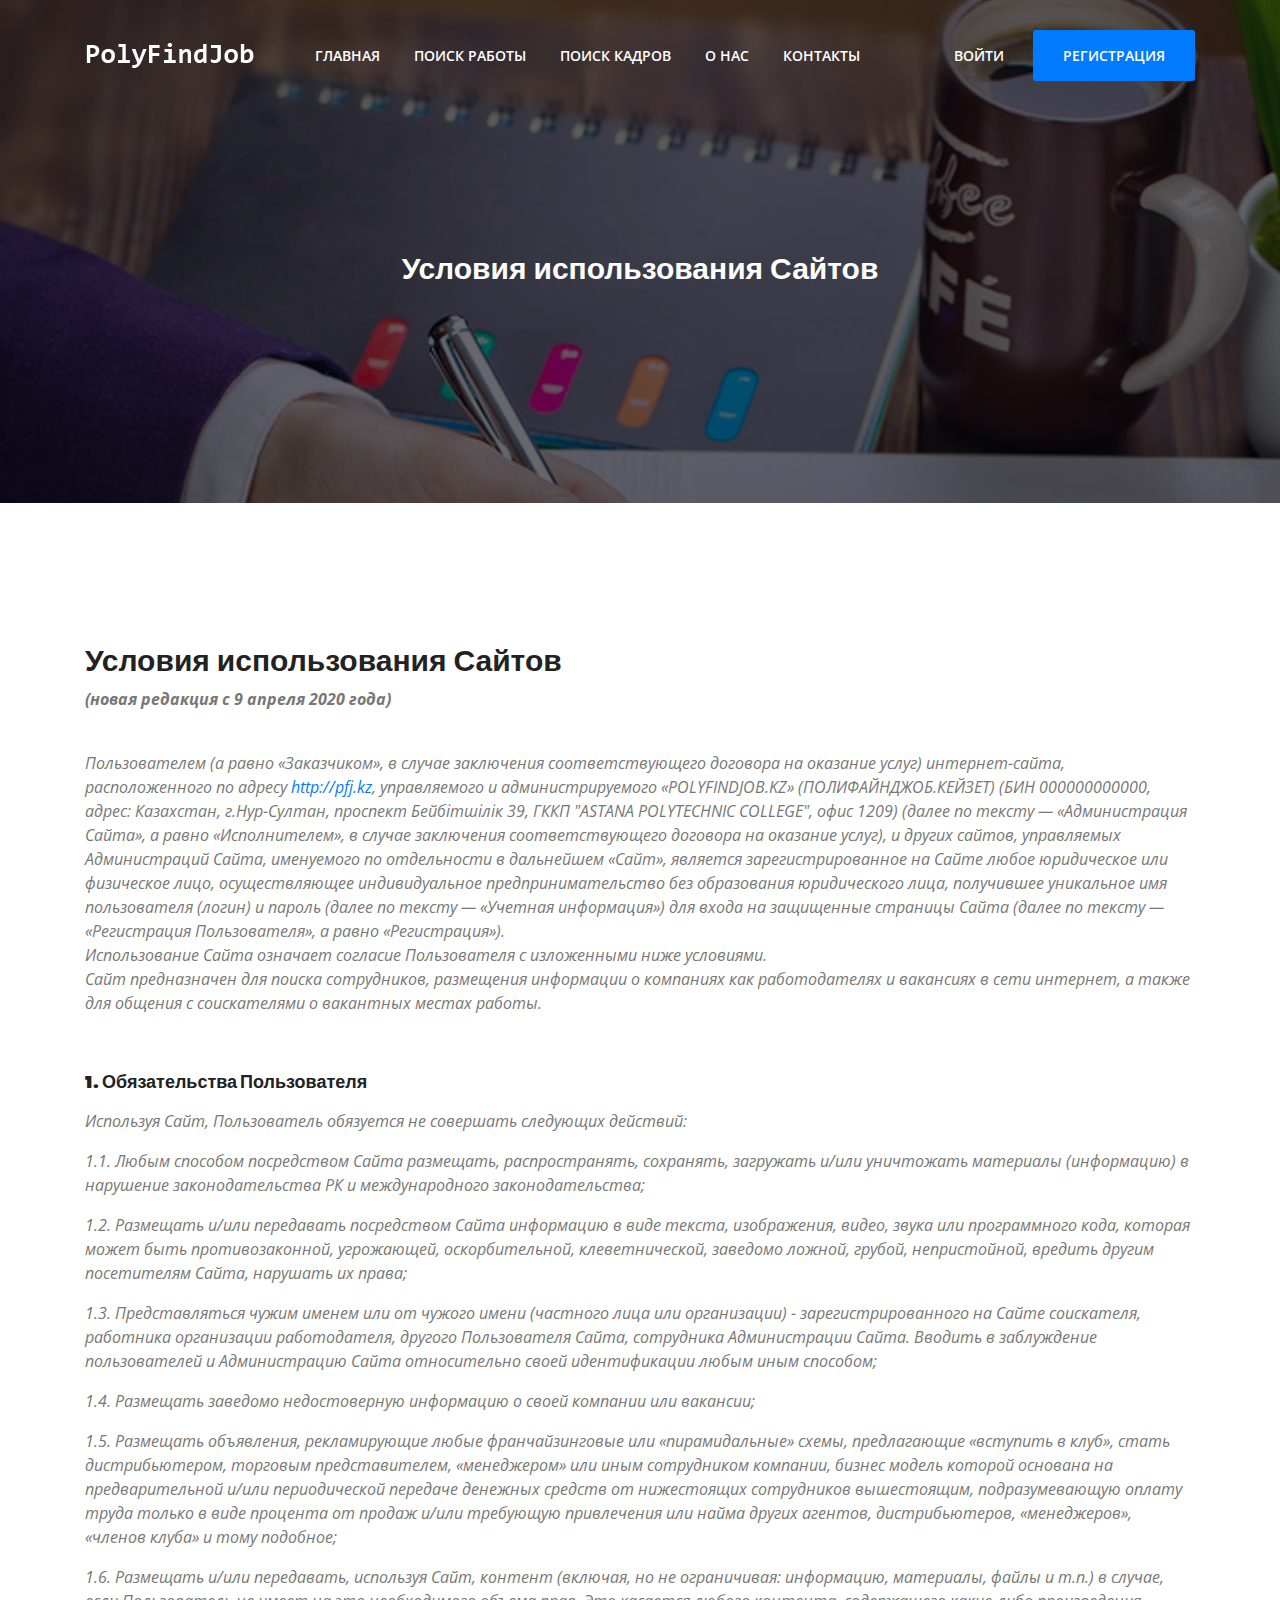
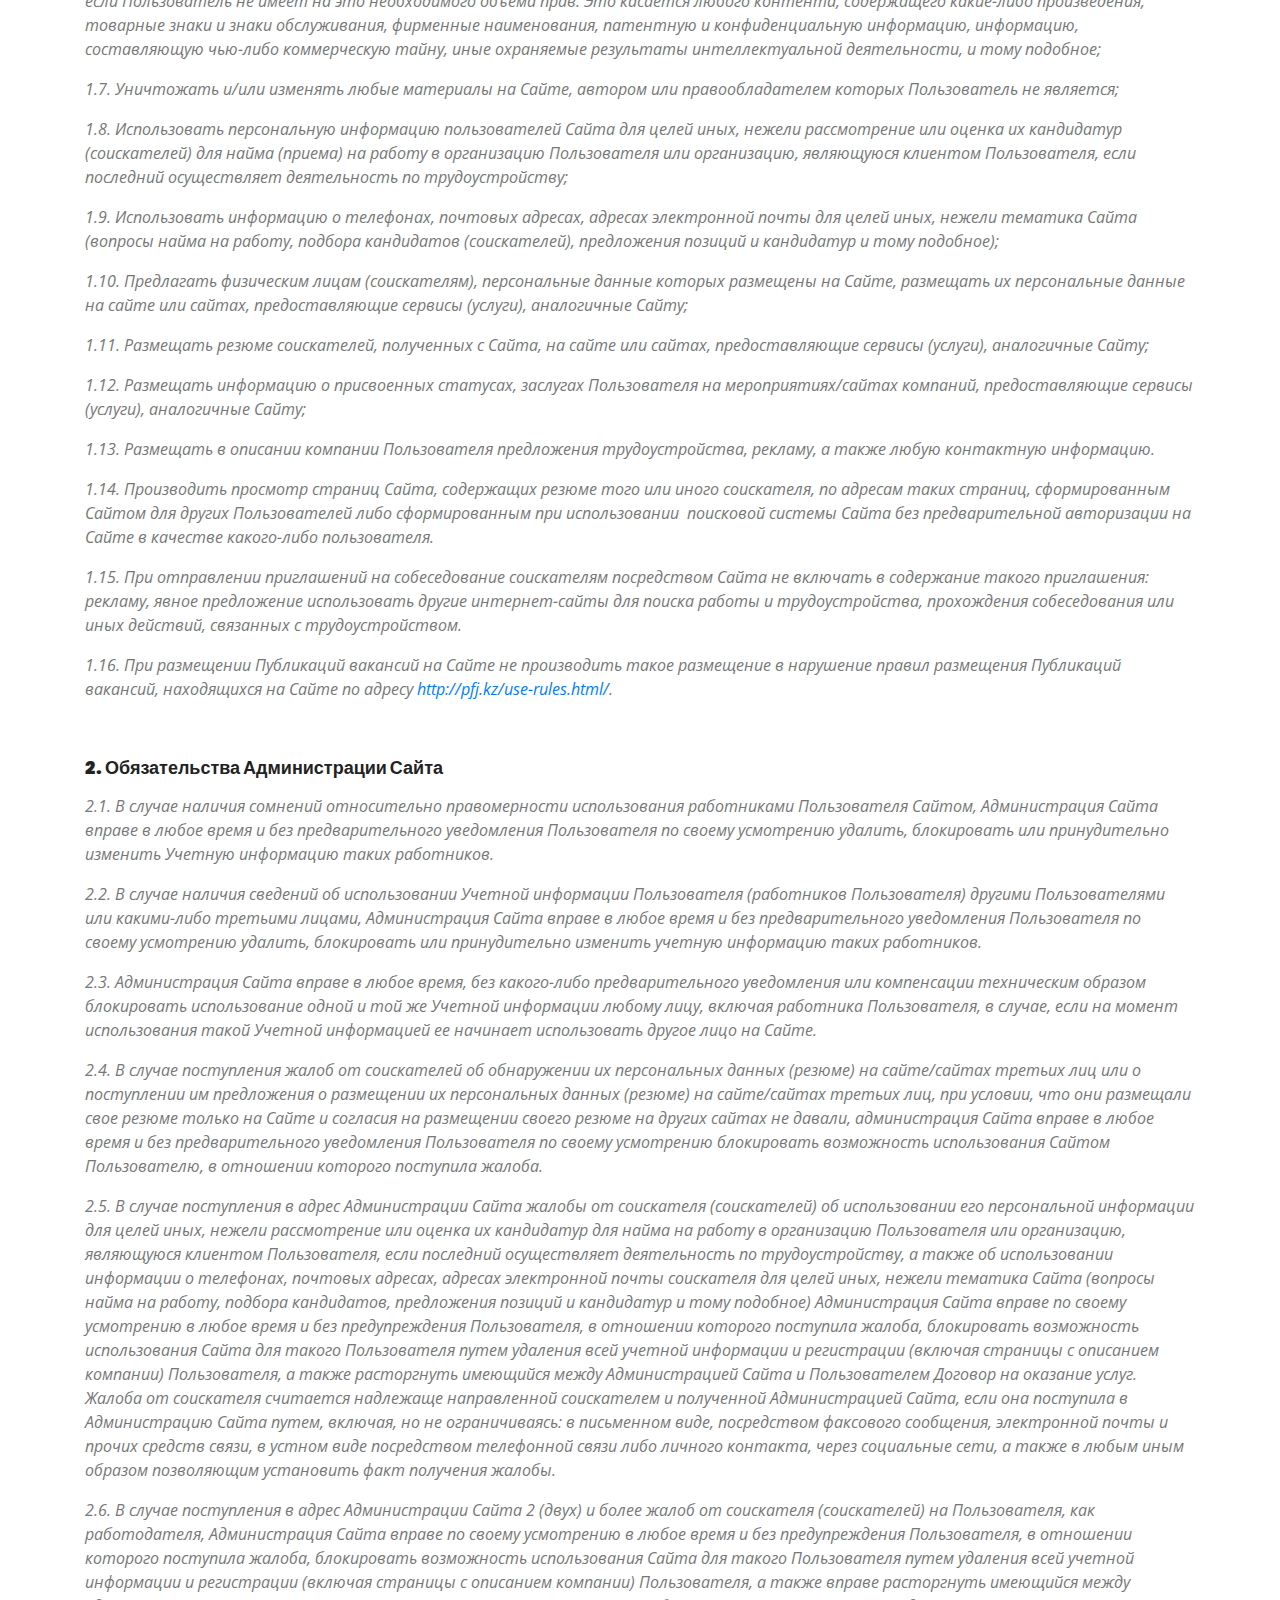
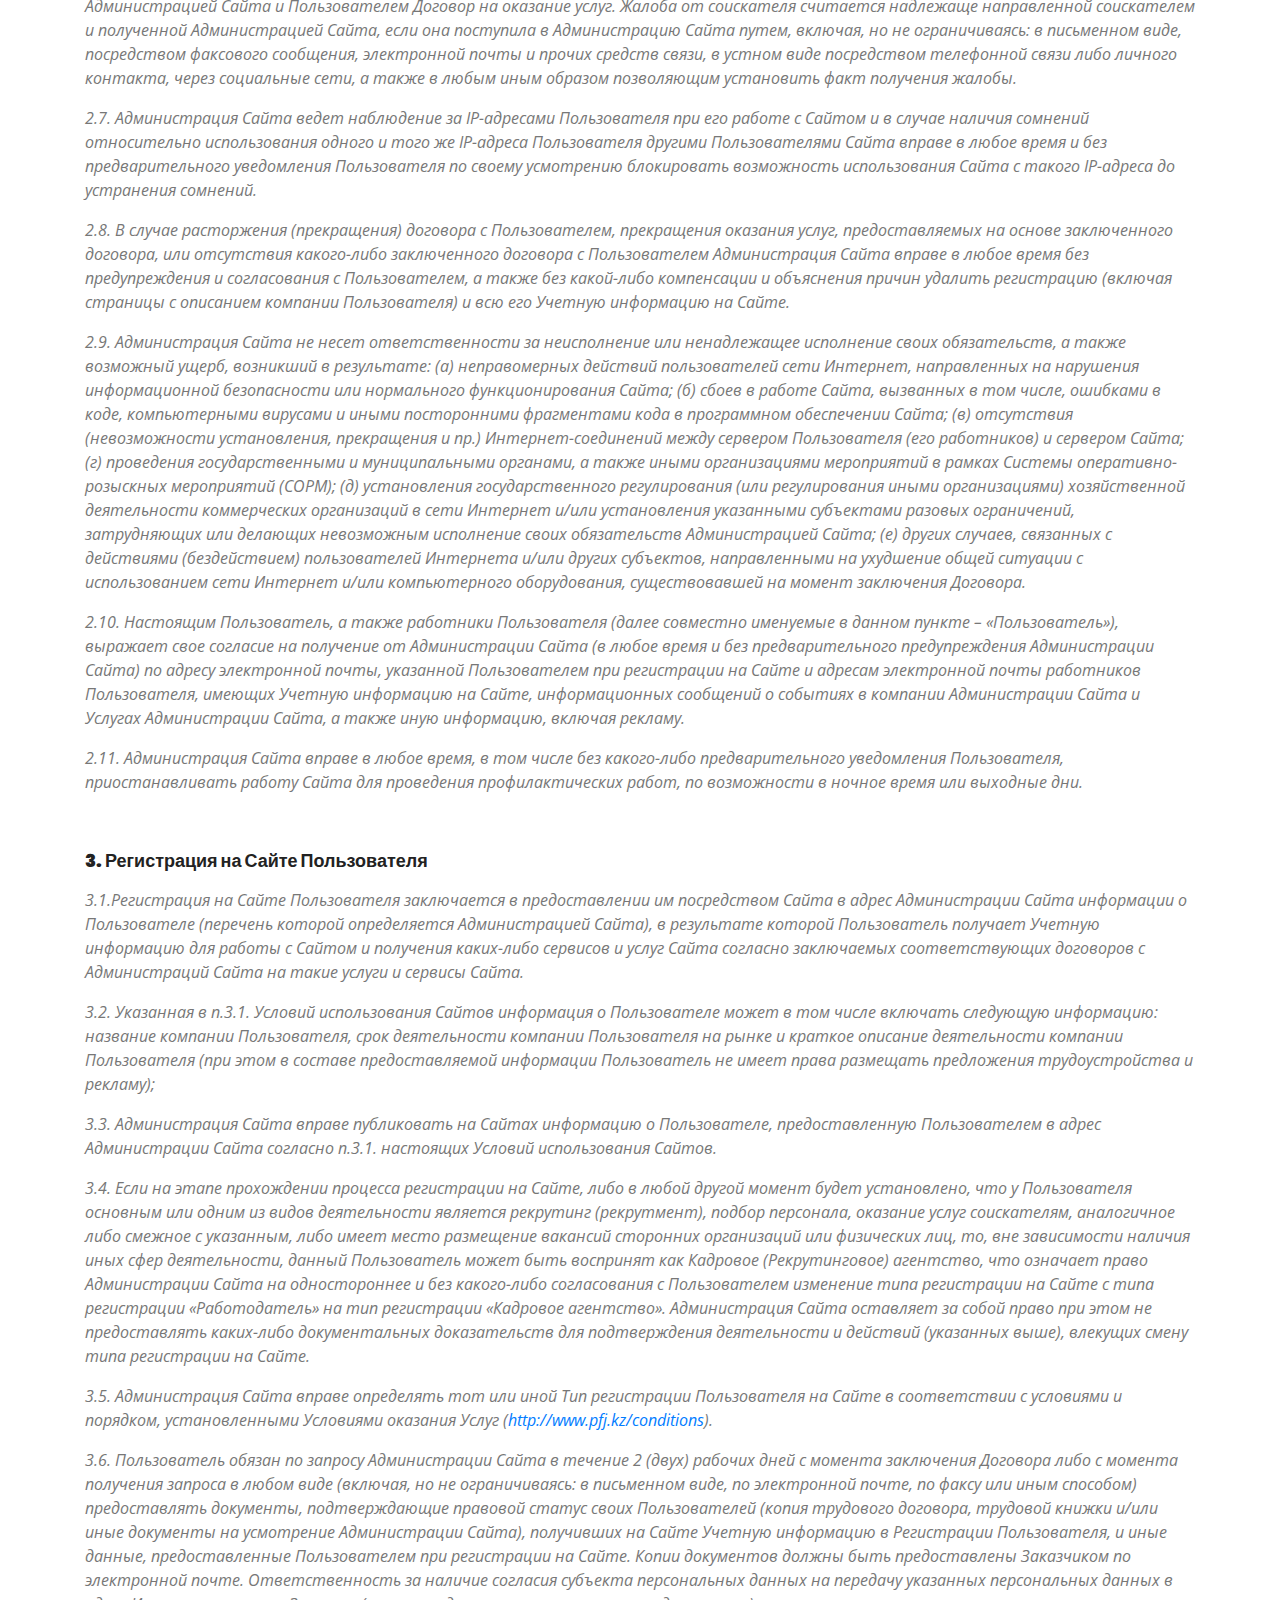
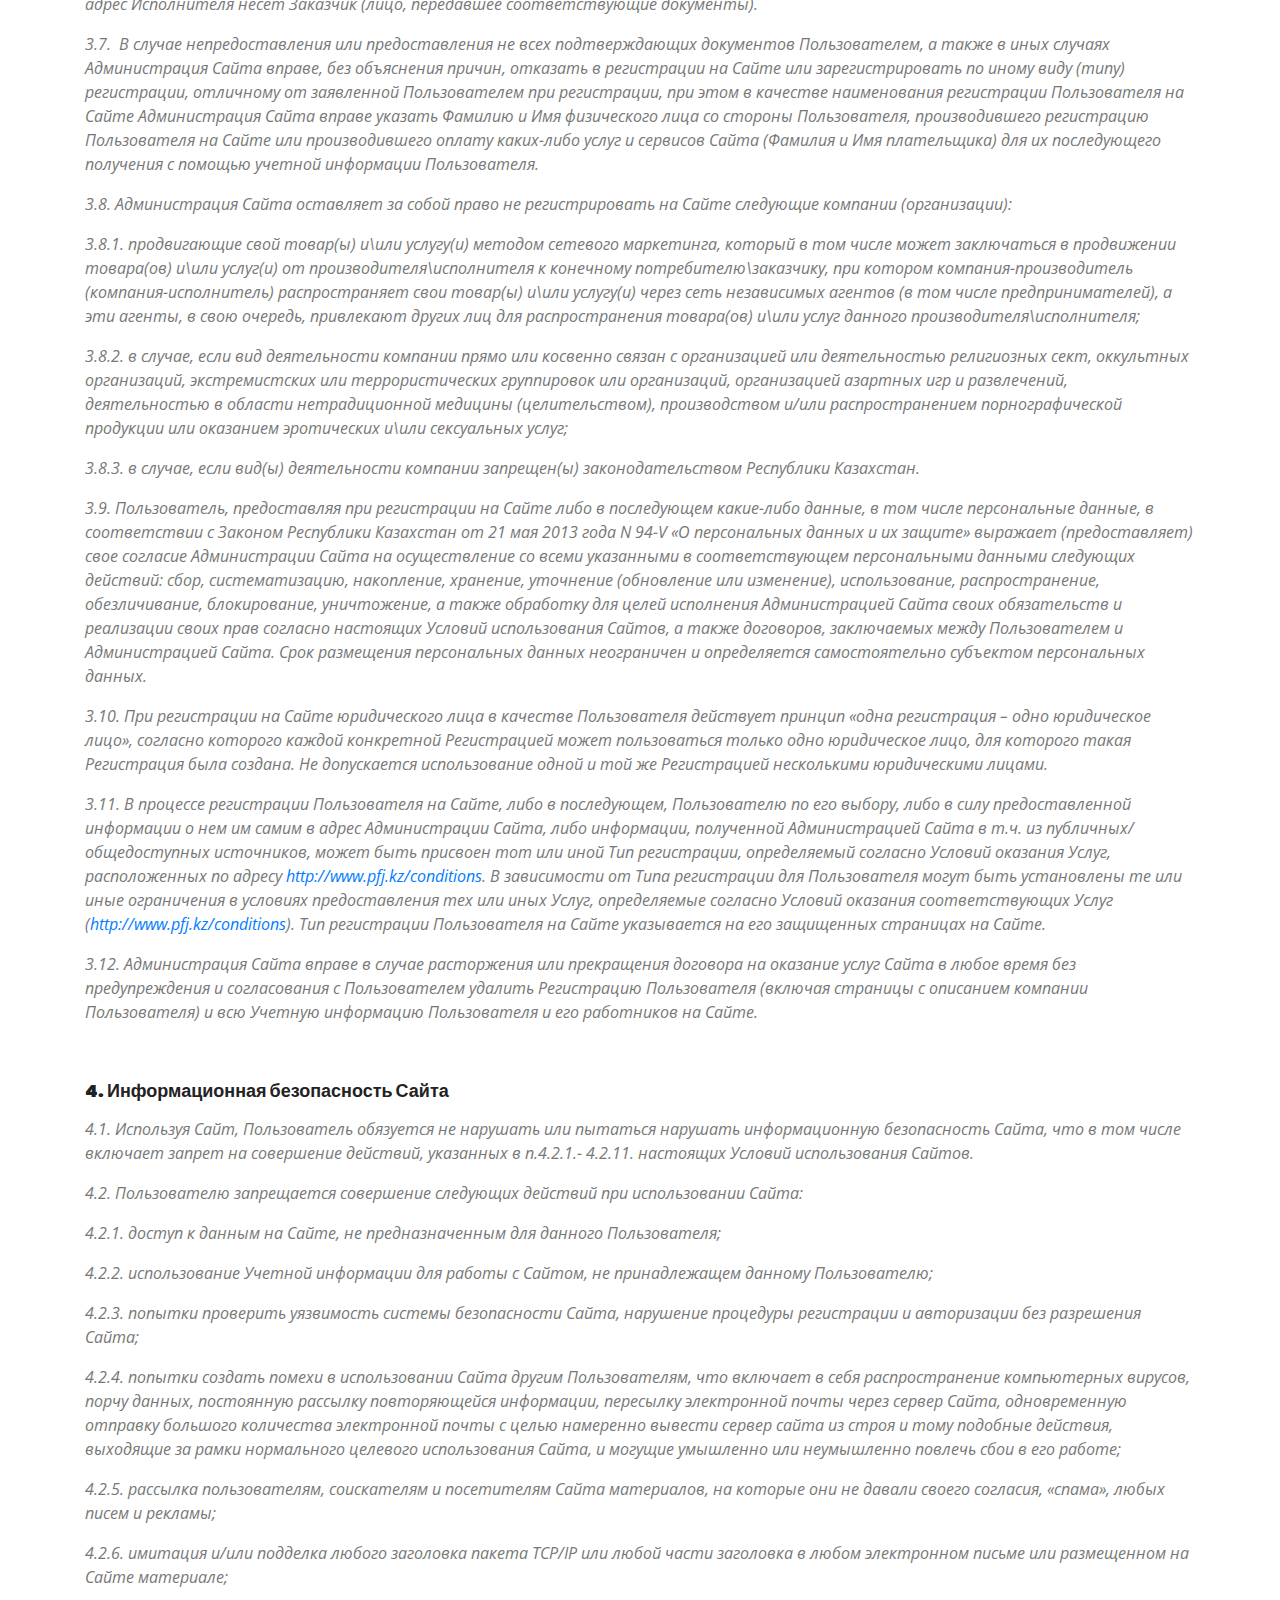
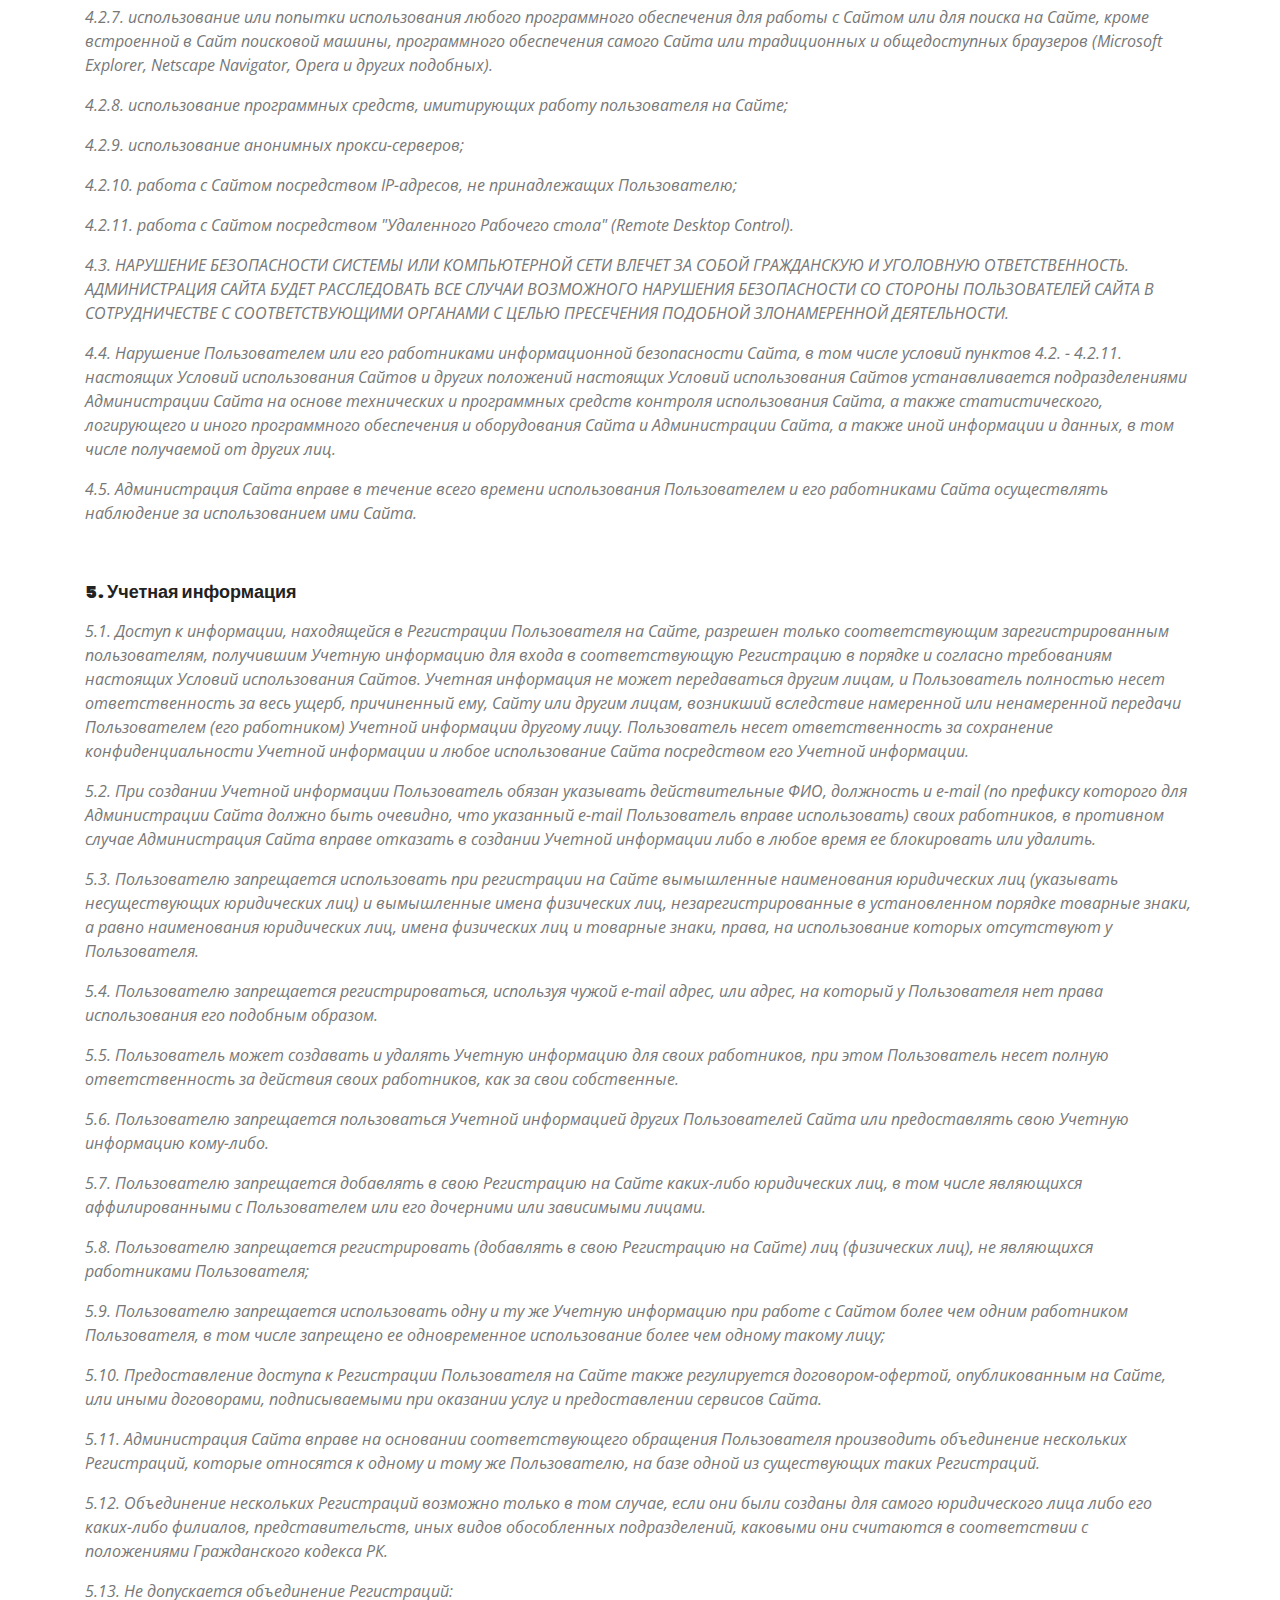
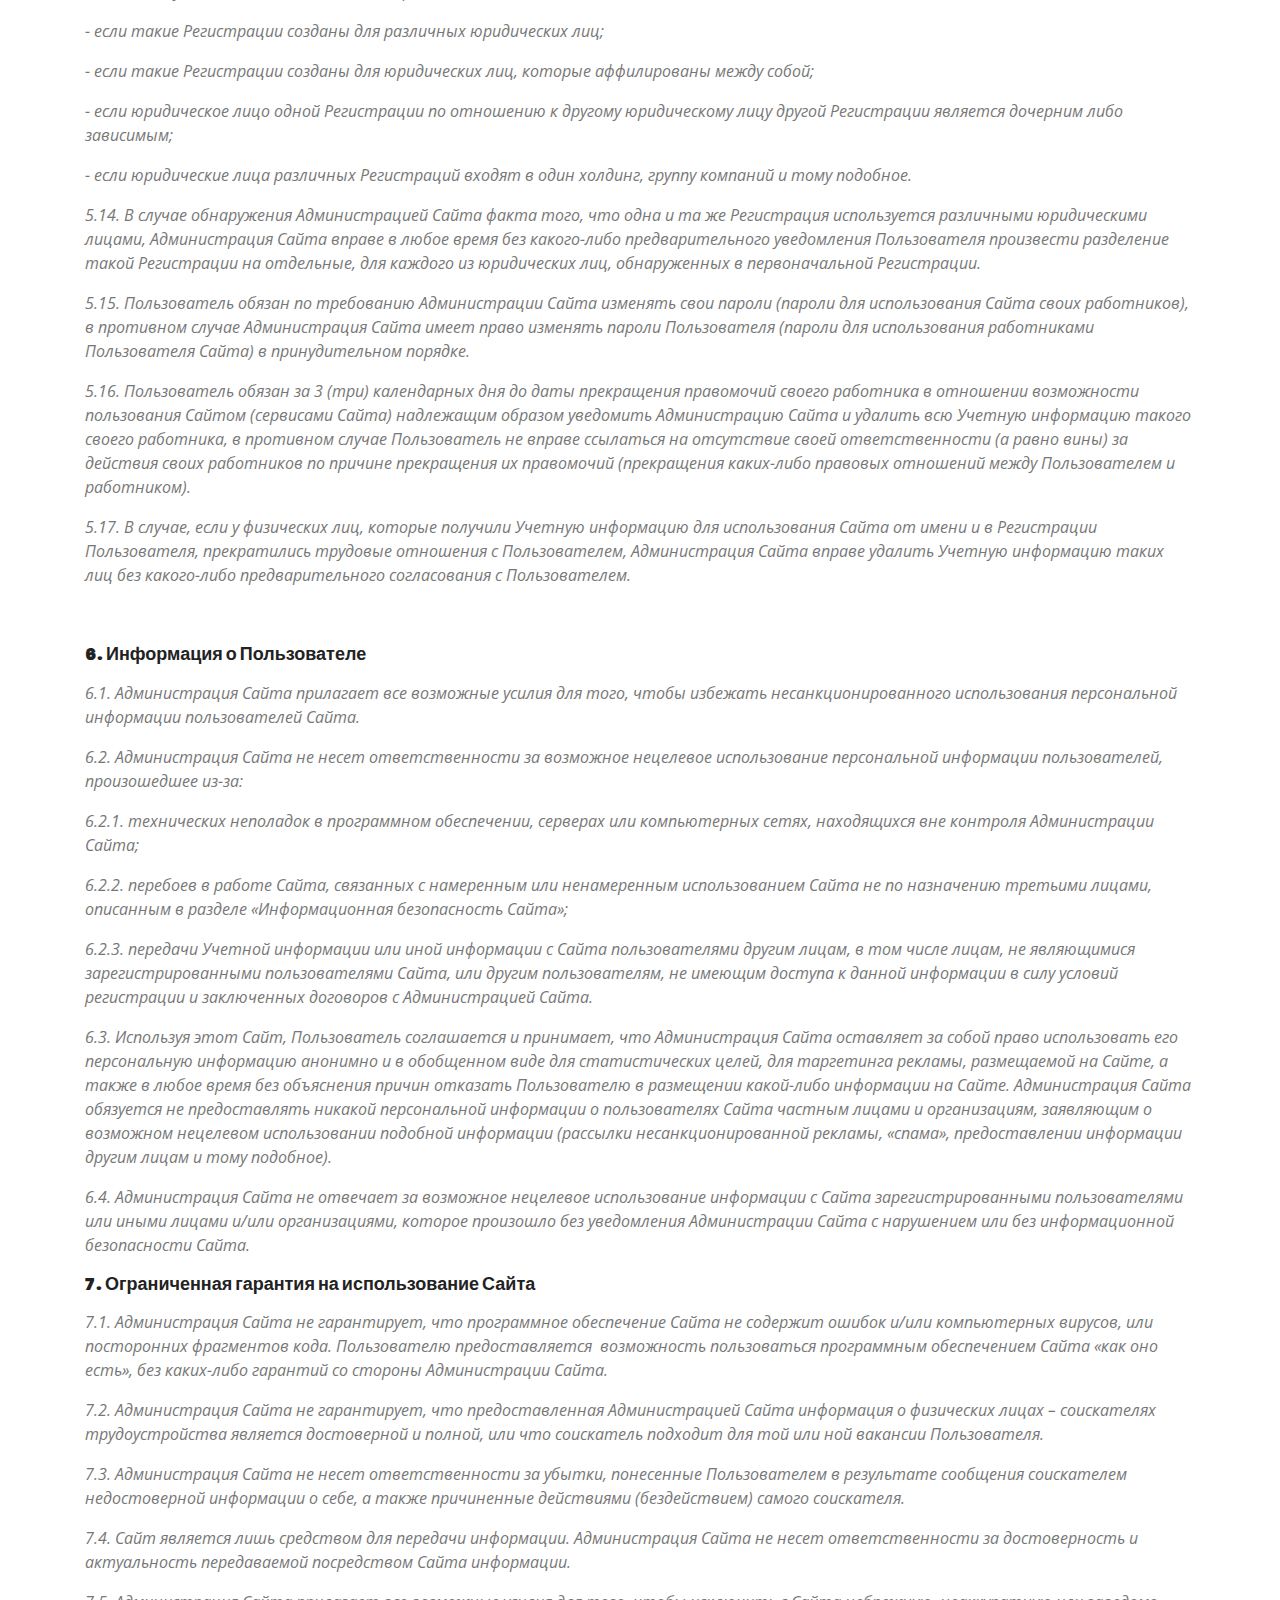
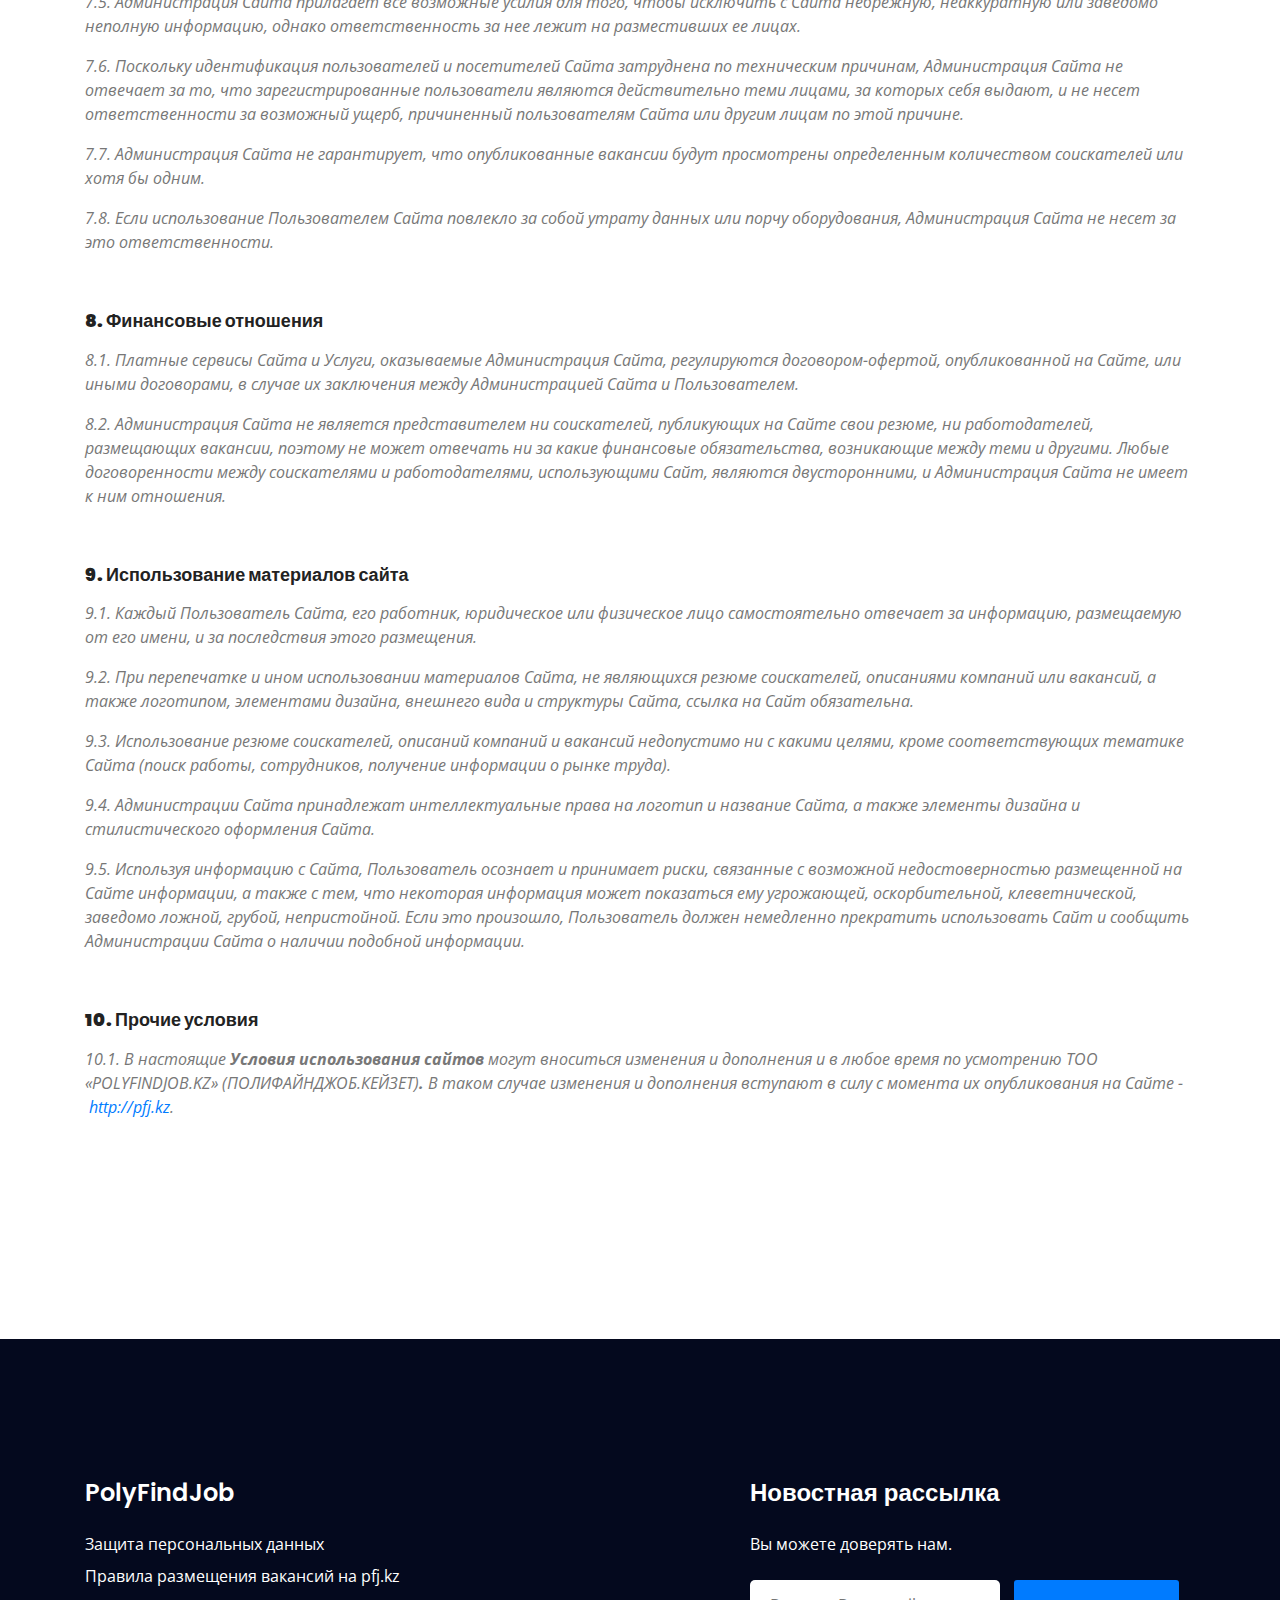
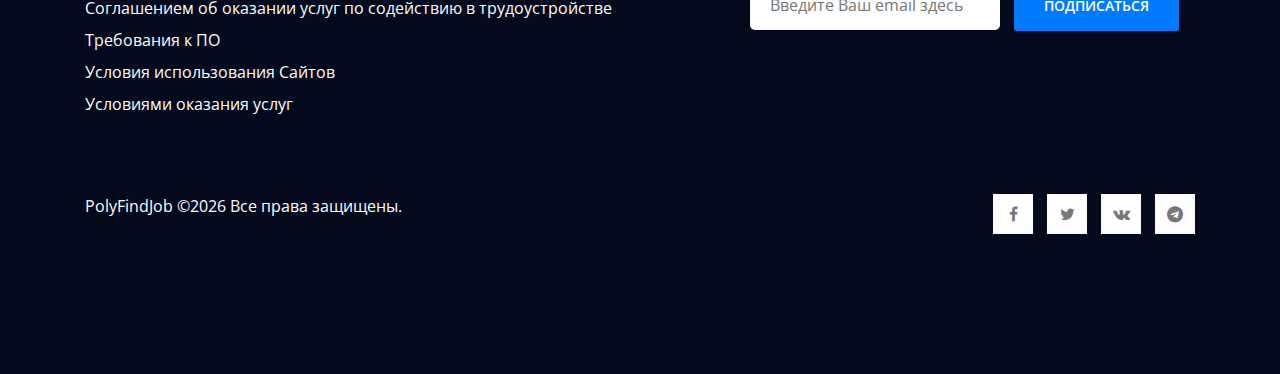
<file: terms.html>
<!DOCTYPE html>
<html lang="en">
<head>
    <!-- Required Meta Tags -->
    <meta charset="UTF-8">
    <meta name="viewport" content="width=device-width, initial-scale=1.0">
    <meta http-equiv="X-UA-Compatible" content="ie=edge">

    <!-- Page Title -->
    <title>Условия использования Сайтов</title>

    <!-- Favicon -->
    <link rel="shortcut icon" href="assets/images/logo/favicon.png" type="image/x-icon">

    <!-- CSS Files -->
    <link rel="stylesheet" href="assets/css/animate-3.7.0.css">
    <link rel="stylesheet" href="assets/css/font-awesome-4.7.0.min.css">
    <link rel="stylesheet" href="assets/fonts/flat-icon/flaticon.css">
    <link rel="stylesheet" href="assets/css/bootstrap-4.1.3.min.css">
    <link rel="stylesheet" href="assets/css/owl-carousel.min.css">
    <link rel="stylesheet" href="assets/css/nice-select.css">
    <link rel="stylesheet" href="assets/css/style.css">
</head>
<body>
    <!-- Preloader Starts -->
    <div class="preloader">
        <div class="spinner"></div>
    </div>
    <!-- Preloader End -->

    <!-- Header Area Starts -->
    <header class="header-area single-page">
        <div class="header-top">
            <div class="container">
                <div class="row">
                    <div class="col-lg-2">
                        <div class="logo-area">
                            <a href="index.html"><img src="assets/images/logo-light.png" alt="logo"></a>
                        </div>
                    </div>
                    <div class="col-lg-10">
                        <div class="custom-navbar">
                            <span></span>
                            <span></span>
                            <span></span>
                        </div>  
                        <div class="main-menu main-menu-light">
                            <ul>
                            <li class="active"><a href="index.html">главная</a></li>
                            <li><a href="job-search.html">поиск работы</a>
                            <li><a href="job-search-personnel.html">поиск кадров</a></li> 
                            <li><a href="about.html">о нас</a></li>
                            <li><a href="contact-us.html">контакты</a></li>
   
                            <li class="menu-btn">
                                <a href="loginform.html" class="flat-form">войти</a>
                                <a href="loginform.html" class="template-btn">регистрация</a>
                            </li>
                            </ul>
                        </div>
                    </div>
                </div>
            </div>
        </div>
        <div class="page-title text-center">
            <div class="container">
                <div class="row">
                    <div class="col-md-6 offset-md-3">
                        <h2>Условия использования Сайтов</h2>
                        <p></p>
                    </div>
                </div>
            </div>
        </div>
    </header>
    <!-- Header Area End -->


    <!-- Pricing Table Starts -->
    <section class="pricing-table section-padding">
        <div class="container">
            <div class="row">
                <div class="col-lg-12">
                    <div class="section-top text-align">
                        <h2>Условия использования Сайтов</h2> <p><strong>(новая редакция с 9 апреля 2020 года)</strong></p>
                            <br>
                            <p>Пользователем (а равно «Заказчиком», в случае заключения  соответствующего договора на оказание услуг) интернет-сайта, расположенного по  адресу <a href="https://pfj.kz">http://pfj.kz</a>, управляемого и  администрируемого «POLYFINDJOB.KZ» (ПОЛИФАЙНДЖОБ.КЕЙЗЕТ) (БИН 000000000000, адрес:  Казахстан, г.Нур-Султан, проспект Бейбiтшiлiк 39, ГККП "ASTANA POLYTECHNIC COLLEGE", офис 1209) (далее по тексту —  «Администрация Сайта», а равно «Исполнителем», в случае заключения  соответствующего договора на оказание услуг), и других сайтов, управляемых  Администраций Сайта, именуемого по отдельности в дальнейшем «Сайт», является  зарегистрированное на Сайте любое юридическое или физическое лицо,  осуществляющее индивидуальное предпринимательство без образования юридического  лица, получившее уникальное имя пользователя (логин) и пароль (далее по тексту  — «Учетная информация») для входа на защищенные страницы Сайта (далее по тексту  — «Регистрация Пользователя», а равно «Регистрация»).<br>
                              Использование Сайта означает согласие Пользователя с изложенными  ниже условиями.<br>
                              Сайт предназначен для поиска сотрудников, размещения информации о компаниях как  работодателях и вакансиях в сети интернет, а также для общения с соискателями о  вакантных местах работы.</p>
                            <p>&nbsp;</p>
                            <p><strong><h4>1. Обязательства Пользователя</h4></strong></p>
                            <p>Используя Сайт, Пользователь обязуется не совершать следующих  действий:</p>
                            <p>1.1. Любым способом посредством Сайта размещать, распространять,  сохранять, загружать и/или уничтожать материалы (информацию) в нарушение  законодательства РК и международного законодательства;</p>
                            <p>1.2. Размещать и/или передавать посредством Сайта информацию в  виде текста, изображения, видео, звука или программного кода, которая может  быть противозаконной, угрожающей, оскорбительной, клеветнической, заведомо  ложной, грубой, непристойной, вредить другим посетителям Сайта, нарушать их  права;</p>
                            <p>1.3. Представляться чужим именем или от чужого имени (частного  лица или организации) - зарегистрированного на Сайте соискателя, работника  организации работодателя, другого Пользователя Сайта, сотрудника Администрации  Сайта. Вводить в заблуждение пользователей и Администрацию Сайта относительно  своей идентификации любым иным способом;</p>
                            <p>1.4. Размещать заведомо недостоверную информацию о своей  компании или вакансии;</p>
                            <p>1.5. Размещать объявления, рекламирующие любые франчайзинговые  или «пирамидальные» схемы, предлагающие «вступить в клуб», стать  дистрибьютером, торговым представителем, «менеджером» или иным сотрудником  компании, бизнес модель которой основана на предварительной и/или периодической  передаче денежных средств от нижестоящих сотрудников вышестоящим,  подразумевающую оплату труда только в виде процента от продаж и/или требующую  привлечения или найма других агентов, дистрибьютеров, «менеджеров», «членов  клуба» и тому подобное;</p>
                            <p>1.6. Размещать и/или передавать, используя Сайт, контент  (включая, но не ограничивая: информацию, материалы, файлы и т.п.) в случае,  если Пользователь не имеет на это необходимого объема прав. Это касается любого  контента, содержащего какие-либо произведения, товарные знаки и знаки  обслуживания, фирменные наименования, патентную и конфиденциальную информацию,  информацию, составляющую чью-либо коммерческую тайну, иные охраняемые  результаты интеллектуальной деятельности, и тому подобное;</p>
                            <p>1.7. Уничтожать и/или изменять любые материалы на Сайте, автором  или правообладателем которых Пользователь не является;</p>
                            <p>1.8. Использовать персональную информацию пользователей Сайта  для целей иных, нежели рассмотрение или оценка их кандидатур (соискателей) для  найма (приема) на работу в организацию Пользователя или организацию, являющуюся  клиентом Пользователя, если последний осуществляет деятельность по  трудоустройству;</p>
                            <p>1.9. Использовать информацию о телефонах, почтовых адресах,  адресах электронной почты для целей иных, нежели тематика Сайта (вопросы найма  на работу, подбора кандидатов (соискателей), предложения позиций и кандидатур и  тому подобное);</p>
                            <p>1.10. Предлагать физическим лицам (соискателям), персональные  данные которых размещены на Сайте, размещать их персональные данные на сайте  или сайтах, предоставляющие сервисы (услуги), аналогичные Сайту;</p>
                            <p>1.11. Размещать резюме соискателей, полученных c Сайта, на сайте  или сайтах, предоставляющие сервисы (услуги), аналогичные Сайту;</p>
                            <p>1.12. Размещать информацию о присвоенных статусах, заслугах  Пользователя на мероприятиях/сайтах компаний, предоставляющие сервисы (услуги),  аналогичные Сайту;</p>
                            <p>1.13. Размещать в описании компании Пользователя предложения  трудоустройства, рекламу, а также любую контактную информацию.</p>
                            <p>1.14. Производить просмотр страниц Сайта, содержащих резюме того  или иного соискателя, по адресам таких страниц, сформированным Сайтом для  других Пользователей либо сформированным при использовании&nbsp; поисковой  системы Сайта без предварительной авторизации на Сайте в качестве какого-либо  пользователя.</p>
                            <p>1.15. При отправлении приглашений на собеседование соискателям  посредством Сайта не включать в содержание такого приглашения: рекламу, явное  предложение использовать другие интернет-сайты для поиска работы и  трудоустройства, прохождения собеседования или иных действий, связанных с  трудоустройством.</p>
                            <p>1.16. При размещении Публикаций вакансий на Сайте не производить  такое размещение в нарушение правил размещения Публикаций вакансий, находящихся  на Сайте по адресу <a href="use-rules.html">http://pfj.kz/use-rules.html/</a>.&nbsp;</p>
                            <p>&nbsp;</p>
                            <p><strong><h4>2. Обязательства Администрации Сайта</h4></strong></p>
                            <p>2.1. В случае наличия сомнений относительно правомерности  использования работниками Пользователя Сайтом, Администрация Сайта вправе в  любое время и без предварительного уведомления Пользователя по своему  усмотрению удалить, блокировать или принудительно изменить Учетную информацию  таких работников.</p>
                            <p>2.2. В случае наличия сведений об  использовании Учетной информации Пользователя (работников Пользователя) другими  Пользователями или какими-либо третьими лицами, Администрация Сайта вправе в  любое время и без предварительного уведомления Пользователя по своему  усмотрению удалить, блокировать или принудительно изменить учетную информацию  таких работников. </p>
                            <p>2.3. Администрация Сайта вправе в  любое время, без какого-либо предварительного уведомления или компенсации  техническим образом блокировать использование одной и той же Учетной информации  любому лицу, включая работника Пользователя, в случае, если на момент использования  такой Учетной информацией ее начинает использовать другое лицо на Сайте. </p>
                            <p>2.4. В случае поступления жалоб от соискателей об обнаружении их  персональных данных (резюме) на сайте/сайтах третьих лиц или о поступлении им  предложения о размещении их персональных данных (резюме) на сайте/сайтах  третьих лиц, при условии, что они размещали свое резюме только на Сайте и  согласия на размещении своего резюме на других сайтах не давали, администрация  Сайта вправе в любое время и без предварительного уведомления Пользователя по  своему усмотрению блокировать возможность использования Сайтом Пользователю, в  отношении которого поступила жалоба.</p>
                            <p>2.5. В случае поступления в адрес Администрации Сайта жалобы от  соискателя (соискателей) об использовании его персональной информации для целей  иных, нежели рассмотрение или оценка их кандидатур для найма на работу в  организацию Пользователя или организацию, являющуюся клиентом Пользователя,  если последний осуществляет деятельность по трудоустройству, а также об использовании  информации о телефонах, почтовых адресах, адресах электронной почты соискателя  для целей иных, нежели тематика Сайта (вопросы найма на работу, подбора  кандидатов, предложения позиций и кандидатур и тому подобное) Администрация  Сайта вправе по своему усмотрению в любое время и без предупреждения  Пользователя, в отношении которого поступила жалоба, блокировать возможность  использования Сайта для такого Пользователя путем удаления всей учетной  информации и регистрации (включая страницы с описанием компании) Пользователя,  а также расторгнуть имеющийся между Администрацией Сайта и Пользователем  Договор на оказание услуг. Жалоба от соискателя считается надлежаще  направленной соискателем и полученной Администрацией Сайта, если она поступила  в Администрацию Сайта путем, включая, но не ограничиваясь: в письменном виде,  посредством факсового сообщения, электронной почты и прочих средств связи, в  устном виде посредством телефонной связи либо личного контакта, через  социальные сети, а также в любым иным образом позволяющим установить факт  получения жалобы.</p>
                            <p>2.6. В случае поступления в адрес Администрации Сайта 2 (двух) и  более жалоб от соискателя (соискателей) на Пользователя, как работодателя,  Администрация Сайта вправе по своему усмотрению в любое время и без предупреждения  Пользователя, в отношении которого поступила жалоба, блокировать возможность  использования Сайта для такого Пользователя путем удаления всей учетной  информации и регистрации (включая страницы с описанием компании) Пользователя,  а также вправе расторгнуть имеющийся между Администрацией Сайта и Пользователем  Договор на оказание услуг. Жалоба от соискателя считается надлежаще  направленной соискателем и полученной Администрацией Сайта, если она поступила  в Администрацию Сайта путем, включая, но не ограничиваясь: в письменном виде,  посредством факсового сообщения, электронной почты и прочих средств связи, в  устном виде посредством телефонной связи либо личного контакта, через  социальные сети, а также в любым иным образом позволяющим установить факт получения  жалобы.</p>
                            <p>2.7. Администрация Сайта ведет наблюдение за IP-адресами  Пользователя при его работе с Сайтом и в случае наличия сомнений относительно  использования одного и того же IP-адреса Пользователя другими Пользователями  Сайта вправе в любое время и без предварительного уведомления Пользователя по  своему усмотрению блокировать возможность использования Сайта с такого  IP-адреса до устранения сомнений.</p>
                            <p>2.8. В случае расторжения (прекращения) договора с  Пользователем, прекращения оказания услуг, предоставляемых на основе  заключенного договора, или отсутствия какого-либо заключенного договора с  Пользователем Администрация Сайта вправе в любое время без предупреждения и  согласования с Пользователем, а также без какой-либо компенсации и объяснения  причин удалить регистрацию (включая страницы с описанием компании Пользователя)  и всю его Учетную информацию на Сайте. </p>
                            <p>2.9. Администрация Сайта не несет ответственности за  неисполнение или ненадлежащее исполнение своих обязательств, а также возможный  ущерб, возникший в результате: (а) неправомерных действий пользователей сети  Интернет, направленных на нарушения информационной безопасности или нормального  функционирования Сайта; (б) сбоев в работе Сайта, вызванных в том числе,  ошибками в коде, компьютерными вирусами и иными посторонними фрагментами кода в  программном обеспечении Сайта; (в) отсутствия (невозможности установления,  прекращения и пр.) Интернет-соединений между сервером Пользователя (его  работников) и сервером Сайта; (г) проведения государственными и муниципальными  органами, а также иными организациями мероприятий в рамках Системы  оперативно-розыскных мероприятий (СОРМ); (д) установления государственного  регулирования (или регулирования иными организациями) хозяйственной  деятельности коммерческих организаций в сети Интернет и/или установления  указанными субъектами разовых ограничений, затрудняющих или делающих  невозможным исполнение своих обязательств Администрацией Сайта; (е) других  случаев, связанных с действиями (бездействием) пользователей Интернета и/или  других субъектов, направленными на ухудшение общей ситуации с использованием  сети Интернет и/или компьютерного оборудования, существовавшей на момент  заключения Договора.</p>
                            <p>2.10. Настоящим Пользователь, а также работники Пользователя  (далее совместно именуемые в данном пункте – «Пользователь»), выражает свое  согласие на получение от Администрации Сайта (в любое время и без  предварительного предупреждения Администрации Сайта) по адресу электронной  почты, указанной Пользователем при регистрации на Сайте и адресам электронной  почты работников Пользователя, имеющих Учетную информацию на Сайте,  информационных сообщений о событиях в компании Администрации Сайта и Услугах  Администрации Сайта, а также иную информацию, включая рекламу. </p>
                            <p>2.11. Администрация Сайта вправе в любое время, в том числе без  какого-либо предварительного уведомления Пользователя, приостанавливать работу  Сайта для проведения профилактических работ, по возможности в ночное время или  выходные дни.</p>
                            <p>&nbsp;</p>
                            <p><strong><h4>3. Регистрация на Сайте Пользователя</h4></strong></p>
                            <p>3.1.Регистрация на Сайте Пользователя заключается в  предоставлении им посредством Сайта в адрес Администрации Сайта информации о  Пользователе (перечень которой определяется Администрацией Сайта), в результате  которой Пользователь получает Учетную информацию для работы с Сайтом и  получения каких-либо сервисов и услуг Сайта согласно заключаемых  соответствующих договоров с Администраций Сайта на такие услуги и сервисы  Сайта.</p>
                            <p>3.2. Указанная в п.3.1. Условий использования Сайтов информация  о Пользователе может в том числе включать следующую информацию: название  компании Пользователя, срок деятельности компании Пользователя на рынке и  краткое описание деятельности компании Пользователя (при этом в составе  предоставляемой информации Пользователь не имеет права размещать предложения  трудоустройства и рекламу); </p>
                            <p>3.3. Администрация Сайта вправе публиковать на Сайтах информацию  о Пользователе, предоставленную Пользователем в адрес Администрации Сайта  согласно п.3.1. настоящих Условий использования Сайтов.</p>
                            <p>3.4. Если на этапе прохождении процесса регистрации на Сайте,  либо в любой другой момент будет установлено, что у Пользователя основным или  одним из видов деятельности является рекрутинг (рекрутмент), подбор персонала,  оказание услуг соискателям, аналогичное либо смежное с указанным, либо имеет  место размещение вакансий сторонних организаций или физических лиц, то, вне  зависимости наличия иных сфер деятельности, данный Пользователь может быть  воспринят как Кадровое (Рекрутинговое) агентство, что означает право  Администрации Сайта на одностороннее и без какого-либо согласования с  Пользователем изменение типа регистрации на Сайте с типа регистрации «Работодатель»  на тип регистрации «Кадровое агентство». Администрация Сайта оставляет за собой  право при этом не предоставлять каких-либо документальных доказательств для  подтверждения деятельности и действий (указанных выше), влекущих смену типа  регистрации на Сайте.</p>
                            <p>3.5. Администрация Сайта вправе определять тот или иной Тип  регистрации Пользователя на Сайте в соответствии с условиями и порядком,  установленными Условиями оказания Услуг (<a href="https://pfj.kz/conditions">http://www.pfj.kz/conditions</a>).</p>
                            <p>3.6. Пользователь обязан по запросу Администрации Сайта в течение 2 (двух) рабочих дней с момента заключения Договора либо с момента получения запроса в любом виде (включая, но не ограничиваясь: в письменном виде, по электронной почте, по факсу или иным способом) предоставлять документы, подтверждающие правовой статус своих Пользователей (копия трудового договора, трудовой книжки и/или иные документы на усмотрение Администрации Сайта), получивших на Сайте Учетную информацию в Регистрации Пользователя,  и иные данные, предоставленные Пользователем при регистрации на Сайте. Копии документов должны быть предоставлены Заказчиком по электронной почте. Ответственность за наличие согласия субъекта персональных данных на передачу указанных персональных данных в адрес Исполнителя несет Заказчик (лицо, передавшее соответствующие документы).</p>
                            <p>3.7. &nbsp;В случае непредоставления или предоставления не всех  подтверждающих документов Пользователем, а также в иных случаях Администрация  Сайта вправе, без объяснения причин, отказать в регистрации на Сайте или  зарегистрировать по иному виду (типу) регистрации, отличному от заявленной Пользователем  при регистрации, при этом в качестве наименования регистрации Пользователя на  Сайте Администрация Сайта вправе указать Фамилию и Имя физического лица со  стороны Пользователя, производившего регистрацию Пользователя на Сайте или  производившего оплату каких-либо услуг и сервисов Сайта (Фамилия и Имя  плательщика) для их последующего получения с помощью учетной информации  Пользователя.</p>
                            <p>3.8. Администрация Сайта оставляет за собой право не  регистрировать на Сайте следующие компании (организации):</p>
                            <p>3.8.1. продвигающие свой товар(ы) и\или услугу(и) методом  сетевого маркетинга, который в том числе может заключаться в продвижении  товара(ов) и\или услуг(и) от производителя\исполнителя к конечному  потребителю\заказчику, при котором компания-производитель (компания-исполнитель)  распространяет свои товар(ы) и\или услугу(и) через сеть независимых агентов (в  том числе предпринимателей), а эти агенты, в свою очередь, привлекают других  лиц для распространения товара(ов) и\или услуг данного производителя\исполнителя;</p>
                            <p>3.8.2. в случае, если вид деятельности компании прямо или  косвенно связан с организацией или деятельностью религиозных сект, оккультных  организаций, экстремистских или террористических группировок или организаций,  организацией азартных игр и развлечений, деятельностью в области нетрадиционной  медицины (целительством), производством и/или распространением порнографической  продукции или оказанием эротических и\или сексуальных услуг;</p>
                            <p>3.8.3. в случае, если вид(ы) деятельности компании запрещен(ы)  законодательством Республики Казахстан.</p>
                            <p>3.9. Пользователь, предоставляя при регистрации на Сайте либо в  последующем какие-либо данные, в том числе персональные данные, в соответствии  с Законом Республики Казахстан от 21 мая 2013 года N 94-V «О персональных  данных и их защите» выражает (предоставляет) свое согласие Администрации Сайта  на осуществление со всеми указанными в соответствующем персональными данными  следующих действий: сбор, систематизацию, накопление, хранение, уточнение  (обновление или изменение), использование, распространение, обезличивание,  блокирование, уничтожение, а также обработку для целей исполнения  Администрацией Сайта своих обязательств и реализации своих прав согласно  настоящих Условий использования Сайтов, а также договоров, заключаемых между  Пользователем и Администрацией Сайта. Срок размещения персональных данных  неограничен и определяется самостоятельно субъектом персональных данных.</p>
                            <p>3.10. При регистрации на Сайте юридического лица в качестве  Пользователя действует принцип «одна регистрация – одно юридическое лицо»,  согласно которого каждой конкретной Регистрацией может пользоваться только одно  юридическое лицо, для которого такая Регистрация была создана. Не допускается  использование одной и той же Регистрацией несколькими юридическими лицами. </p>
                            <p>3.11. В процессе регистрации Пользователя на Сайте, либо в  последующем, Пользователю по его выбору, либо в силу предоставленной информации  о нем им самим в адрес Администрации Сайта, либо информации, полученной  Администрацией Сайта в т.ч. из публичных/общедоступных источников, может быть  присвоен тот или иной Тип регистрации, определяемый согласно Условий оказания  Услуг, расположенных по адресу <a href="https://www.pfj.kz/conditions">http://www.pfj.kz/conditions</a>. В зависимости от Типа регистрации для Пользователя могут быть  установлены те или иные ограничения в условиях предоставления тех или иных  Услуг, определяемые согласно Условий оказания соответствующих Услуг (<a href="https://pfj.kz/conditions">http://www.pfj.kz/conditions</a>). Тип регистрации  Пользователя на Сайте указывается на его защищенных страницах на Сайте.</p>
                            <p>3.12. Администрация Сайта вправе в случае расторжения или  прекращения договора на оказание услуг Сайта в любое время без предупреждения и  согласования с Пользователем удалить Регистрацию Пользователя (включая страницы  с описанием компании Пользователя) и всю Учетную информацию Пользователя и его  работников на Сайте.</p>
                            <p>&nbsp;</p>
                            <p><strong><h4>4. Информационная безопасность Сайта</h4></strong></p>
                            <p>4.1. Используя Сайт, Пользователь обязуется не нарушать или  пытаться нарушать информационную безопасность Сайта, что в том числе включает  запрет на совершение действий, указанных в п.4.2.1.- 4.2.11. настоящих Условий  использования Сайтов.</p>
                            <p>4.2. Пользователю запрещается совершение следующих действий при  использовании Сайта:</p>
                            <p>4.2.1. доступ к данным на Сайте, не предназначенным для данного  Пользователя;</p>
                            <p>4.2.2. использование Учетной информации для работы с Сайтом, не  принадлежащем данному Пользователю;</p>
                            <p>4.2.3. попытки проверить уязвимость системы безопасности Сайта,  нарушение процедуры регистрации и авторизации без разрешения Сайта;</p>
                            <p>4.2.4. попытки создать помехи в использовании Сайта другим  Пользователям, что включает в себя распространение компьютерных вирусов, порчу  данных, постоянную рассылку повторяющейся информации, пересылку электронной  почты через сервер Сайта, одновременную отправку большого количества  электронной почты с целью намеренно вывести сервер сайта из строя и тому  подобные действия, выходящие за рамки нормального целевого использования Сайта,  и могущие умышленно или неумышленно повлечь сбои в его работе;</p>
                            <p>4.2.5. рассылка пользователям, соискателям и посетителям Сайта  материалов, на которые они не давали своего согласия, «спама», любых писем и  рекламы;</p>
                            <p>4.2.6. имитация и/или подделка любого заголовка пакета TCP/IP  или любой части заголовка в любом электронном письме или размещенном на Сайте  материале;</p>
                            <p>4.2.7. использование или попытки использования любого  программного обеспечения для работы с Сайтом или для поиска на Сайте, кроме встроенной  в Сайт поисковой машины, программного обеспечения самого Сайта или традиционных  и общедоступных браузеров (Microsoft Explorer, Netscape Navigator, Opera и  других подобных).</p>
                            <p>4.2.8. использование программных средств, имитирующих работу  пользователя на Сайте;</p>
                            <p>4.2.9. использование анонимных прокси-серверов;</p>
                            <p>4.2.10. работа с Сайтом посредством IP-адресов, не принадлежащих  Пользователю;</p>
                            <p>4.2.11. работа с Сайтом посредством "Удаленного Рабочего  стола" (Remote Desktop Control).</p>
                            <p>4.3. НАРУШЕНИЕ БЕЗОПАСНОСТИ СИСТЕМЫ ИЛИ КОМПЬЮТЕРНОЙ СЕТИ ВЛЕЧЕТ  ЗА СОБОЙ ГРАЖДАНСКУЮ И УГОЛОВНУЮ ОТВЕТСТВЕННОСТЬ. АДМИНИСТРАЦИЯ САЙТА БУДЕТ  РАССЛЕДОВАТЬ ВСЕ СЛУЧАИ ВОЗМОЖНОГО НАРУШЕНИЯ БЕЗОПАСНОСТИ СО СТОРОНЫ  ПОЛЬЗОВАТЕЛЕЙ САЙТА В СОТРУДНИЧЕСТВЕ С СООТВЕТСТВУЮЩИМИ ОРГАНАМИ С ЦЕЛЬЮ  ПРЕСЕЧЕНИЯ ПОДОБНОЙ ЗЛОНАМЕРЕННОЙ ДЕЯТЕЛЬНОСТИ.</p>
                            <p>4.4. Нарушение Пользователем или его работниками информационной  безопасности Сайта, в том числе условий пунктов 4.2. - 4.2.11. настоящих  Условий использования Сайтов и других положений настоящих Условий использования  Сайтов устанавливается подразделениями Администрации Сайта на основе  технических и программных средств контроля использования Сайта, а также  статистического, логирующего и иного программного обеспечения и оборудования  Сайта и Администрации Сайта, а также иной информации и данных, в том числе  получаемой от других лиц.</p>
                            <p>4.5. Администрация Сайта вправе в течение всего времени использования  Пользователем и его работниками Сайта осуществлять наблюдение за использованием  ими Сайта.</p>
                            <p>&nbsp;</p>
                            <p><strong><h4>5. Учетная информация</h4></strong></p>
                            <p>5.1. Доступ к информации, находящейся в Регистрации Пользователя  на Сайте, разрешен только соответствующим зарегистрированным пользователям,  получившим Учетную информацию для входа в соответствующую Регистрацию в порядке  и согласно требованиям настоящих Условий использования Сайтов. Учетная  информация не может передаваться другим лицам, и Пользователь полностью несет  ответственность за весь ущерб, причиненный ему, Сайту или другим лицам,  возникший вследствие намеренной или ненамеренной передачи Пользователем (его  работником) Учетной информации другому лицу. Пользователь несет ответственность  за сохранение конфиденциальности Учетной информации и любое использование Сайта  посредством его Учетной информации.</p>
                            <p>5.2. При создании Учетной информации Пользователь обязан  указывать действительные ФИО, должность и e-mail (по префиксу которого для  Администрации Сайта должно быть очевидно, что указанный e-mail Пользователь  вправе использовать) своих работников, в противном случае Администрация Сайта  вправе отказать в создании Учетной информации либо в любое время ее блокировать  или удалить.</p>
                            <p>5.3. Пользователю запрещается использовать при регистрации на  Сайте вымышленные наименования юридических лиц (указывать несуществующих  юридических лиц) и вымышленные имена физических лиц, незарегистрированные в  установленном порядке товарные знаки, а равно наименования юридических лиц,  имена физических лиц и товарные знаки, права, на использование которых  отсутствуют у Пользователя.</p>
                            <p>5.4. Пользователю запрещается регистрироваться, используя чужой  e-mail адрес, или адрес, на который у Пользователя нет права использования его  подобным образом.</p>
                            <p>5.5. Пользователь может создавать и удалять Учетную информацию  для своих работников, при этом Пользователь несет полную ответственность за  действия своих работников, как за свои собственные.&nbsp; </p>
                            <p>5.6. Пользователю запрещается пользоваться Учетной информацией  других Пользователей Сайта или предоставлять свою Учетную информацию кому-либо.</p>
                            <p>5.7. Пользователю запрещается добавлять в свою Регистрацию на  Сайте каких-либо юридических лиц, в том числе являющихся аффилированными с  Пользователем или его дочерними или зависимыми лицами.</p>
                            <p>5.8. Пользователю запрещается регистрировать (добавлять в свою  Регистрацию на Сайте) лиц (физических лиц), не являющихся работниками  Пользователя;</p>
                            <p>5.9. Пользователю запрещается использовать одну и ту же Учетную  информацию при работе с Сайтом более чем одним работником Пользователя, в том  числе запрещено ее одновременное использование более чем одному такому лицу;</p>
                            <p>5.10. Предоставление доступа к Регистрации Пользователя на Сайте  также регулируется договором-офертой, опубликованным на Сайте, или иными  договорами, подписываемыми при оказании услуг и предоставлении сервисов Сайта.</p>
                            <p>5.11. Администрация Сайта вправе на основании соответствующего  обращения Пользователя производить объединение нескольких Регистраций, которые  относятся к одному и тому же Пользователю, на базе одной из существующих таких  Регистраций.</p>
                            <p>5.12. Объединение нескольких Регистраций возможно только в том случае,  если они были созданы для самого юридического лица либо его каких-либо  филиалов, представительств, иных видов обособленных подразделений, каковыми они  считаются в соответствии с положениями Гражданского кодекса РК.</p>
                            <p>5.13. Не допускается объединение Регистраций:</p>
                            <p>- если такие Регистрации созданы для различных юридических лиц;</p>
                            <p>- если такие Регистрации созданы для юридических лиц, которые  аффилированы между собой;</p>
                            <p>- если юридическое лицо одной Регистрации по отношению к другому  юридическому лицу другой Регистрации является дочерним либо зависимым;</p>
                            <p>- если юридические лица различных Регистраций входят в один  холдинг, группу компаний и тому подобное.</p>
                            <p>5.14. В случае обнаружения Администрацией Сайта факта того, что  одна и та же Регистрация используется различными юридическими лицами,  Администрация Сайта вправе в любое время без какого-либо предварительного  уведомления Пользователя произвести разделение такой Регистрации на отдельные,  для каждого из юридических лиц, обнаруженных в первоначальной Регистрации.</p>
                            <p>5.15. Пользователь обязан по требованию Администрации Сайта  изменять свои пароли (пароли для использования Сайта своих работников), в  противном случае Администрация Сайта имеет право изменять пароли Пользователя  (пароли для использования работниками Пользователя Сайта) в принудительном  порядке. </p>
                            <p>5.16. Пользователь обязан за 3 (три) календарных дня до даты  прекращения правомочий своего работника в отношении возможности пользования  Сайтом (сервисами Сайта) надлежащим образом уведомить Администрацию Сайта и  удалить всю Учетную информацию такого своего работника, в противном случае  Пользователь не вправе ссылаться на отсутствие своей ответственности (а равно  вины) за действия своих работников по причине прекращения их правомочий  (прекращения каких-либо правовых отношений между Пользователем и работником). </p>
                            <p>5.17. В случае, если у физических лиц, которые получили Учетную  информацию для использования Сайта от имени и в Регистрации Пользователя,  прекратились трудовые отношения с Пользователем, Администрация Сайта вправе  удалить Учетную информацию таких лиц без какого-либо предварительного  согласования с Пользователем. </p>
                            <p>&nbsp;</p>
                            <p><strong><h4>6. Информация о Пользователе</h4></strong></p>
                            <p>6.1. Администрация Сайта прилагает все возможные усилия для  того, чтобы избежать несанкционированного использования персональной информации  пользователей Сайта.</p>
                            <p>6.2. Администрация Сайта не несет ответственности за возможное  нецелевое использование персональной информации пользователей, произошедшее  из-за:</p>
                            <p>6.2.1. технических неполадок в программном обеспечении, серверах  или компьютерных сетях, находящихся вне контроля Администрации Сайта;</p>
                            <p>6.2.2. перебоев в работе Сайта, связанных с намеренным или  ненамеренным использованием Сайта не по назначению третьими лицами, описанным в  разделе «Информационная безопасность Сайта»;</p>
                            <p>6.2.3. передачи Учетной информации или иной информации с Сайта  пользователями другим лицам, в том числе лицам, не являющимися  зарегистрированными пользователями Сайта, или другим пользователям, не имеющим  доступа к данной информации в силу условий регистрации и заключенных договоров  с Администрацией Сайта.</p>
                            <p>6.3. Используя этот Сайт, Пользователь соглашается и принимает,  что Администрация Сайта оставляет за собой право использовать его персональную  информацию анонимно и в обобщенном виде для статистических целей, для  таргетинга рекламы, размещаемой на Сайте, а также в любое время без объяснения  причин отказать Пользователю в размещении какой-либо информации на Сайте.  Администрация Сайта обязуется не предоставлять никакой персональной информации  о пользователях Сайта частным лицами и организациям, заявляющим о возможном  нецелевом использовании подобной информации (рассылки несанкционированной  рекламы, «спама», предоставлении информации другим лицам и тому подобное).</p>
                            <p>6.4. Администрация Сайта не отвечает за возможное нецелевое  использование информации с Сайта зарегистрированными пользователями или иными  лицами и/или организациями, которое произошло без уведомления Администрации  Сайта с нарушением или без информационной безопасности Сайта.</p>
                            <p><strong><h4>7. Ограниченная гарантия на использование Сайта</h4></strong></p>
                            <p>7.1. Администрация Сайта не гарантирует, что программное обеспечение  Сайта не содержит ошибок и/или компьютерных вирусов, или посторонних фрагментов  кода. Пользователю предоставляется&nbsp;  возможность пользоваться программным обеспечением Сайта «как оно есть»,  без каких-либо гарантий со стороны Администрации Сайта.</p>
                            <p>7.2. Администрация Сайта не гарантирует, что предоставленная  Администрацией Сайта информация о физических лицах – соискателях  трудоустройства является достоверной и полной, или что соискатель подходит для  той или ной вакансии Пользователя. </p>
                            <p>7.3. Администрация Сайта не несет ответственности за убытки,  понесенные Пользователем в результате сообщения соискателем недостоверной  информации о себе, а также причиненные действиями (бездействием) самого соискателя. </p>
                            <p>7.4. Сайт является лишь средством для передачи информации. Администрация  Сайта не несет ответственности за достоверность и актуальность передаваемой  посредством Сайта информации.</p>
                            <p>7.5. Администрация Сайта прилагает все возможные усилия для  того, чтобы исключить с Сайта небрежную, неаккуратную или заведомо неполную  информацию, однако ответственность за нее лежит на разместивших ее лицах.</p>
                            <p>7.6. Поскольку идентификация пользователей и посетителей Сайта  затруднена по техническим причинам, Администрация Сайта не отвечает за то, что  зарегистрированные пользователи являются действительно теми лицами, за которых  себя выдают, и не несет ответственности за возможный ущерб, причиненный  пользователям Сайта или другим лицам по этой причине.</p>
                            <p>7.7. Администрация Сайта не гарантирует, что опубликованные  вакансии будут просмотрены определенным количеством соискателей или хотя бы  одним.</p>
                            <p>7.8. Если использование Пользователем Сайта повлекло за собой  утрату данных или порчу оборудования, Администрация Сайта не несет за это  ответственности.</p>
                            <p>&nbsp;</p>
                            <p><strong><h4>8. Финансовые отношения</h4></strong></p>
                            <p>8.1. Платные сервисы Сайта и Услуги, оказываемые Администрация  Сайта, регулируются договором-офертой, опубликованной на Сайте, или иными  договорами, в случае их заключения между Администрацией Сайта и Пользователем.</p>
                            <p>8.2. Администрация Сайта не является представителем ни соискателей,  публикующих на Сайте свои резюме, ни работодателей, размещающих вакансии,  поэтому не может отвечать ни за какие финансовые обязательства, возникающие  между теми и другими. Любые договоренности между соискателями и работодателями,  использующими Сайт, являются двусторонними, и Администрация Сайта не имеет к  ним отношения.</p>
                            <p>&nbsp;</p>
                            <p><strong><h4>9. Использование материалов сайта</h4></strong></p>
                            <p>9.1. Каждый Пользователь Сайта, его работник, юридическое или  физическое лицо самостоятельно отвечает за информацию, размещаемую от его  имени, и за последствия этого размещения.</p>
                            <p>9.2. При перепечатке и ином использовании материалов Сайта, не  являющихся резюме соискателей, описаниями компаний или вакансий, а также  логотипом, элементами дизайна, внешнего вида и структуры Сайта, ссылка на Сайт обязательна.</p>
                            <p>9.3. Использование резюме соискателей, описаний компаний и  вакансий недопустимо ни с какими целями, кроме соответствующих тематике Сайта  (поиск работы, сотрудников, получение информации о рынке труда).</p>
                            <p>9.4. Администрации Сайта принадлежат интеллектуальные права на  логотип и название Сайта, а также элементы дизайна и стилистического оформления  Сайта.</p>
                            <p>9.5. Используя информацию с Сайта, Пользователь осознает и  принимает риски, связанные с возможной недостоверностью размещенной на Сайте  информации, а также с тем, что некоторая информация может показаться ему  угрожающей, оскорбительной, клеветнической, заведомо ложной, грубой,  непристойной. Если это произошло, Пользователь должен немедленно прекратить  использовать Сайт и сообщить Администрации Сайта о наличии подобной информации.</p>
                            <p>&nbsp;</p>
                            <p><strong><h4>10. Прочие условия</h4></strong></p>
                            <p>10.1. В настоящие&nbsp;<strong>Условия использования сайтов</strong><strong>&nbsp;</strong>могут  вноситься изменения и дополнения и в любое время по усмотрению ТОО «POLYFINDJOB.KZ» (ПОЛИФАЙНДЖОБ.КЕЙЗЕТ)<strong>.</strong><strong>&nbsp;</strong>В таком случае изменения и дополнения вступают  в силу с момента их опубликования на Сайте -&nbsp;<a href="https://pfj.kz/">http://pfj.kz</a>.</p></div></div>  
                    </div>
                </div>
            </div>
        </div>
    </section>
    <!-- Pricing Table End -->
 

   <!-- Область футера начинается -->
   <footer class="footer-area section-padding">
    <div class="footer-widget">
        <div class="container">
            <div class="row">
                <div class="col-xl-6 col-lg-4">
                    <div class="single-widget-home mb-5 mb-lg-0">
                        <h3 class="mb-4">PolyFindJob</h3>
                        <ul>
                            <li class="mb-2"><a href="protect.html">Защита персональных данных</a></li>
                            <li class="mb-2"><a href="use-rules.html">Правила размещения вакансий на pfj.kz</a></li>
                            <li class="mb-2"><a href="agreement.html">Соглашением об оказании услуг по содействию в трудоустройстве</a></li>
                            <li class="mb-2"><a href="soft-require.html">Требования к ПО</a></li>
                            <li class="mb-2"><a href="terms.html">Условия использования Сайтов</a></li>
                            <li class="mb-2"><a href="conditions.html">Условиями оказания услуг</a></li>
                            
                            
                        </ul>
                    </div>
                </div>
                <div class="col-xl-5 offset-xl-1 col-lg-6">
                    <div class="single-widget-home mb-5 mb-lg-0">
                        <h3 class="mb-4">Новостная рассылка</h3>
                        <p class="mb-4">Вы можете доверять нам.</p>  
                        <form action="#">
                            <input type="email" placeholder="Введите Ваш email здесь" onfocus="this.placeholder = ''" onblur="this.placeholder = 'Введите Ваш email здесь'" required>
                            <button type="submit" class="template-btn">подписаться</button>
                        </form>
                    </div>
                </div>
            </div>
        </div>
    </div>
    <div class="footer-copyright">
        <div class="container">
            <div class="row">
                <div class="col-lg-8 col-md-6">
                    <span>
PolyFindJob &copy;<script>document.write(new Date().getFullYear());</script> Все права защищены.</a>

</span>
                </div>
                <div class="col-lg-4 col-md-6">
                    <div class="social-icons">
                        <ul>
                            <li><a href="#"><i class="fa fa-facebook"></i></a></li>
                            <li><a href="#"><i class="fa fa-twitter"></i></a></li>
                            <li><a href="#"><i class="fa fa-vk"></i></a></li>
                            <li><a href="#"><i class="fa fa-telegram"></i></a></li>
                        </ul>
                    </div>
                </div>
            </div>
        </div>
    </div>
</footer>
<!-- Конец области футера -->


    <!-- Javascript -->
    <script src="assets/js/vendor/jquery-2.2.4.min.js"></script>
	<script src="assets/js/vendor/bootstrap-4.1.3.min.js"></script>
    <script src="assets/js/vendor/wow.min.js"></script>
    <script src="assets/js/vendor/owl-carousel.min.js"></script>
    <script src="assets/js/vendor/jquery.nice-select.min.js"></script>
    <script src="assets/js/vendor/ion.rangeSlider.js"></script>
    <script src="assets/js/main.js"></script>
</body>
</html>
</file>
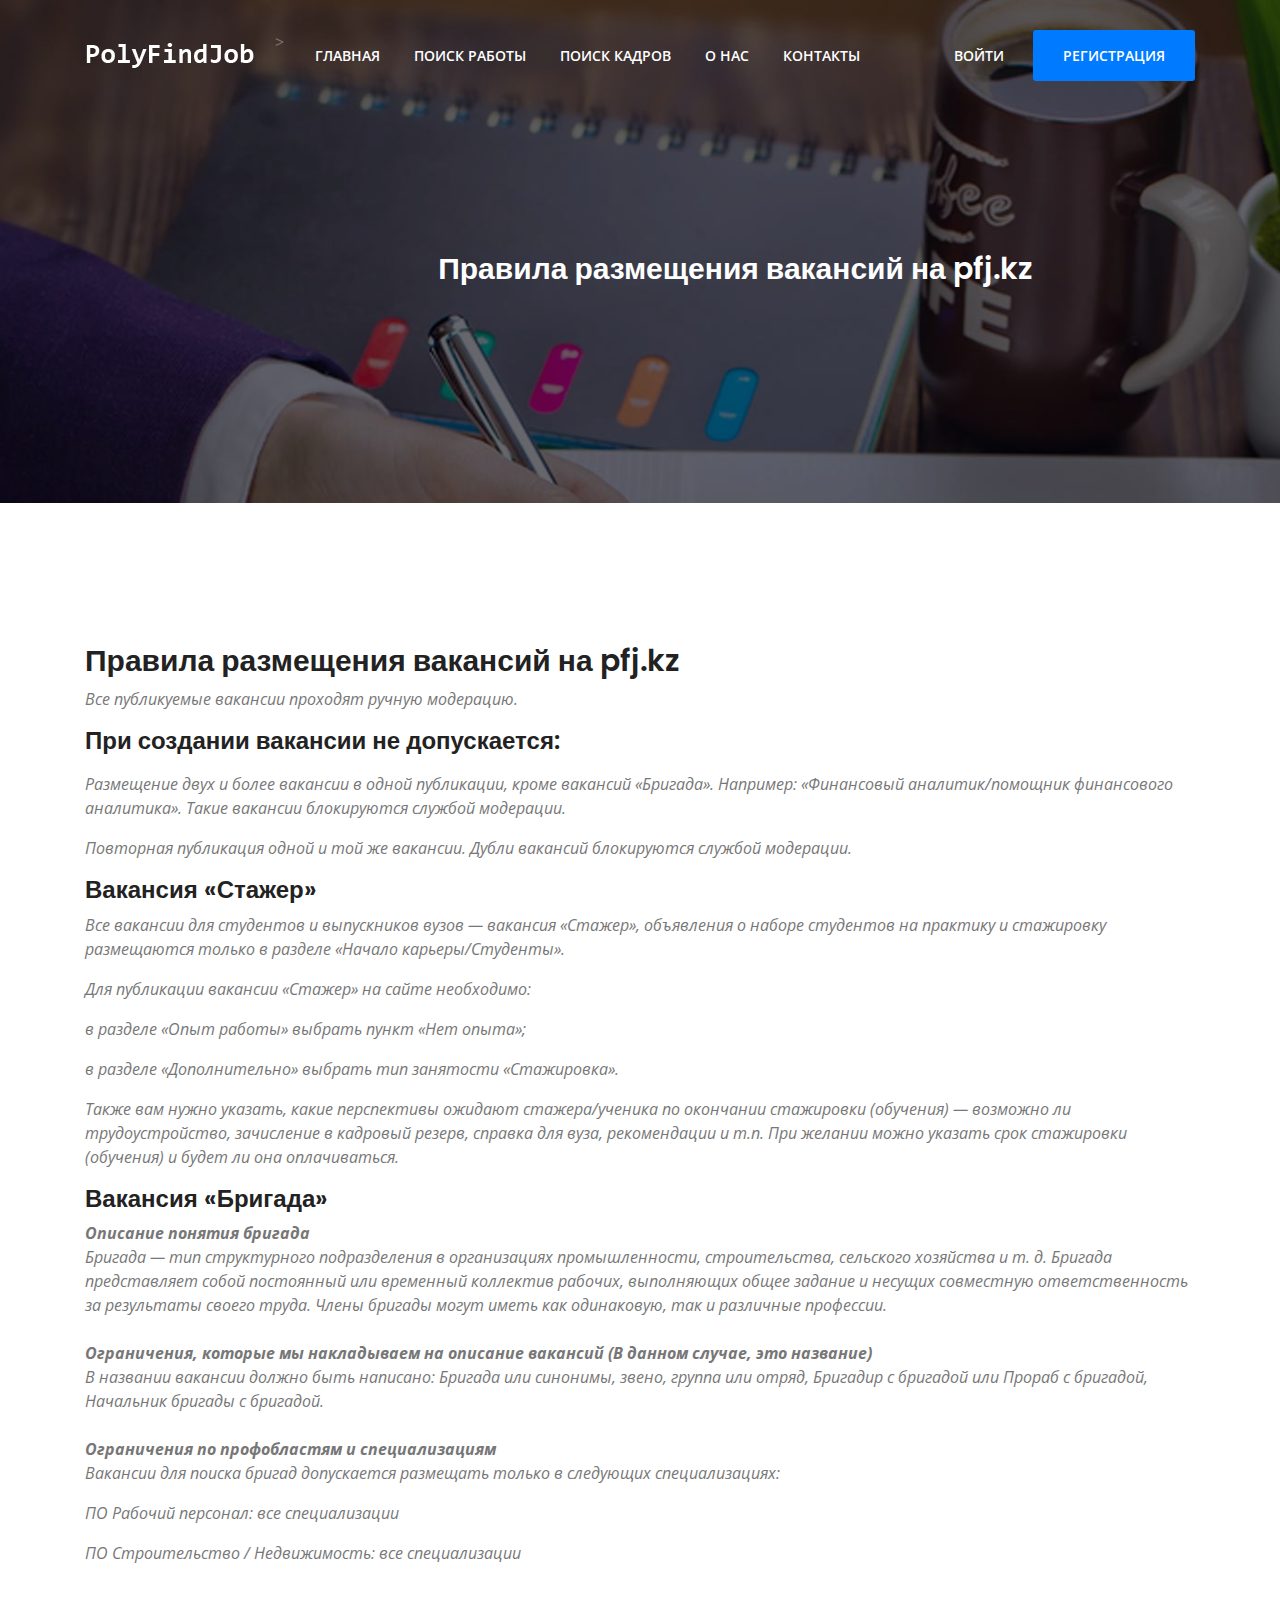
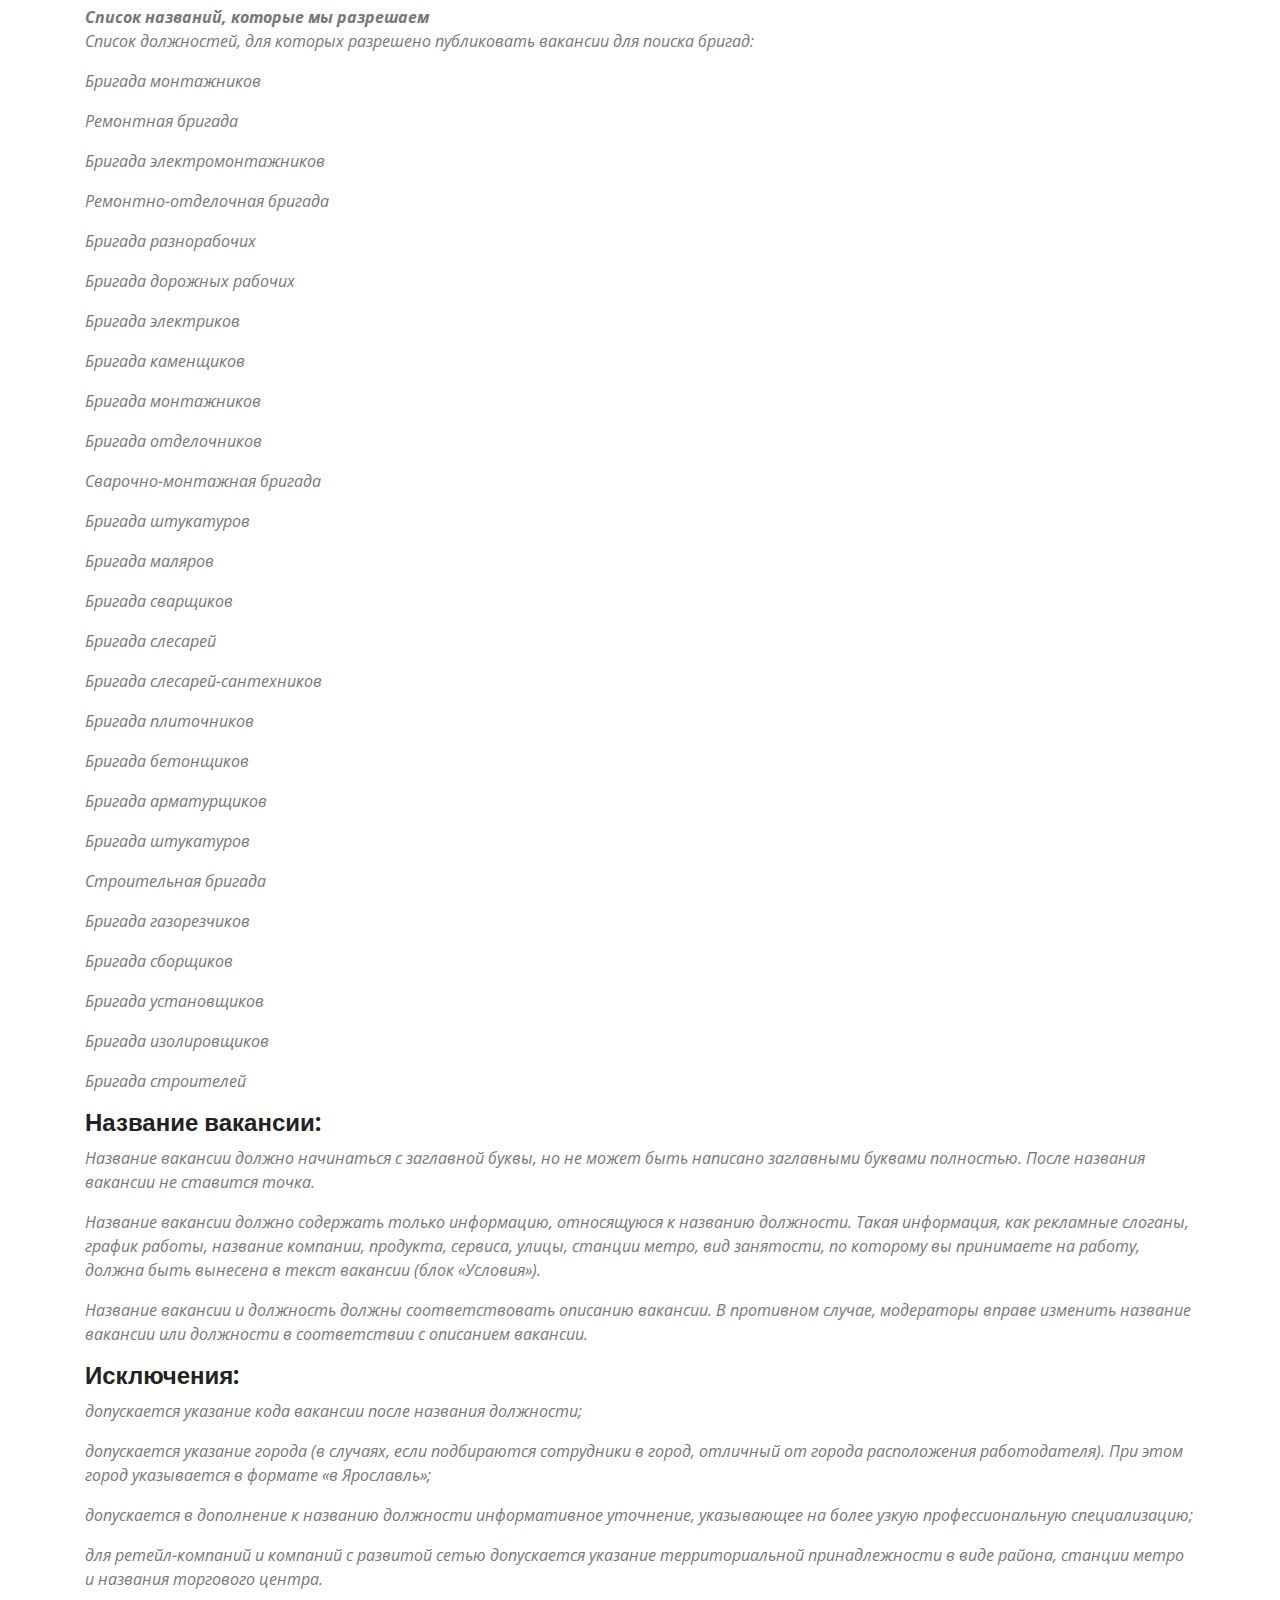
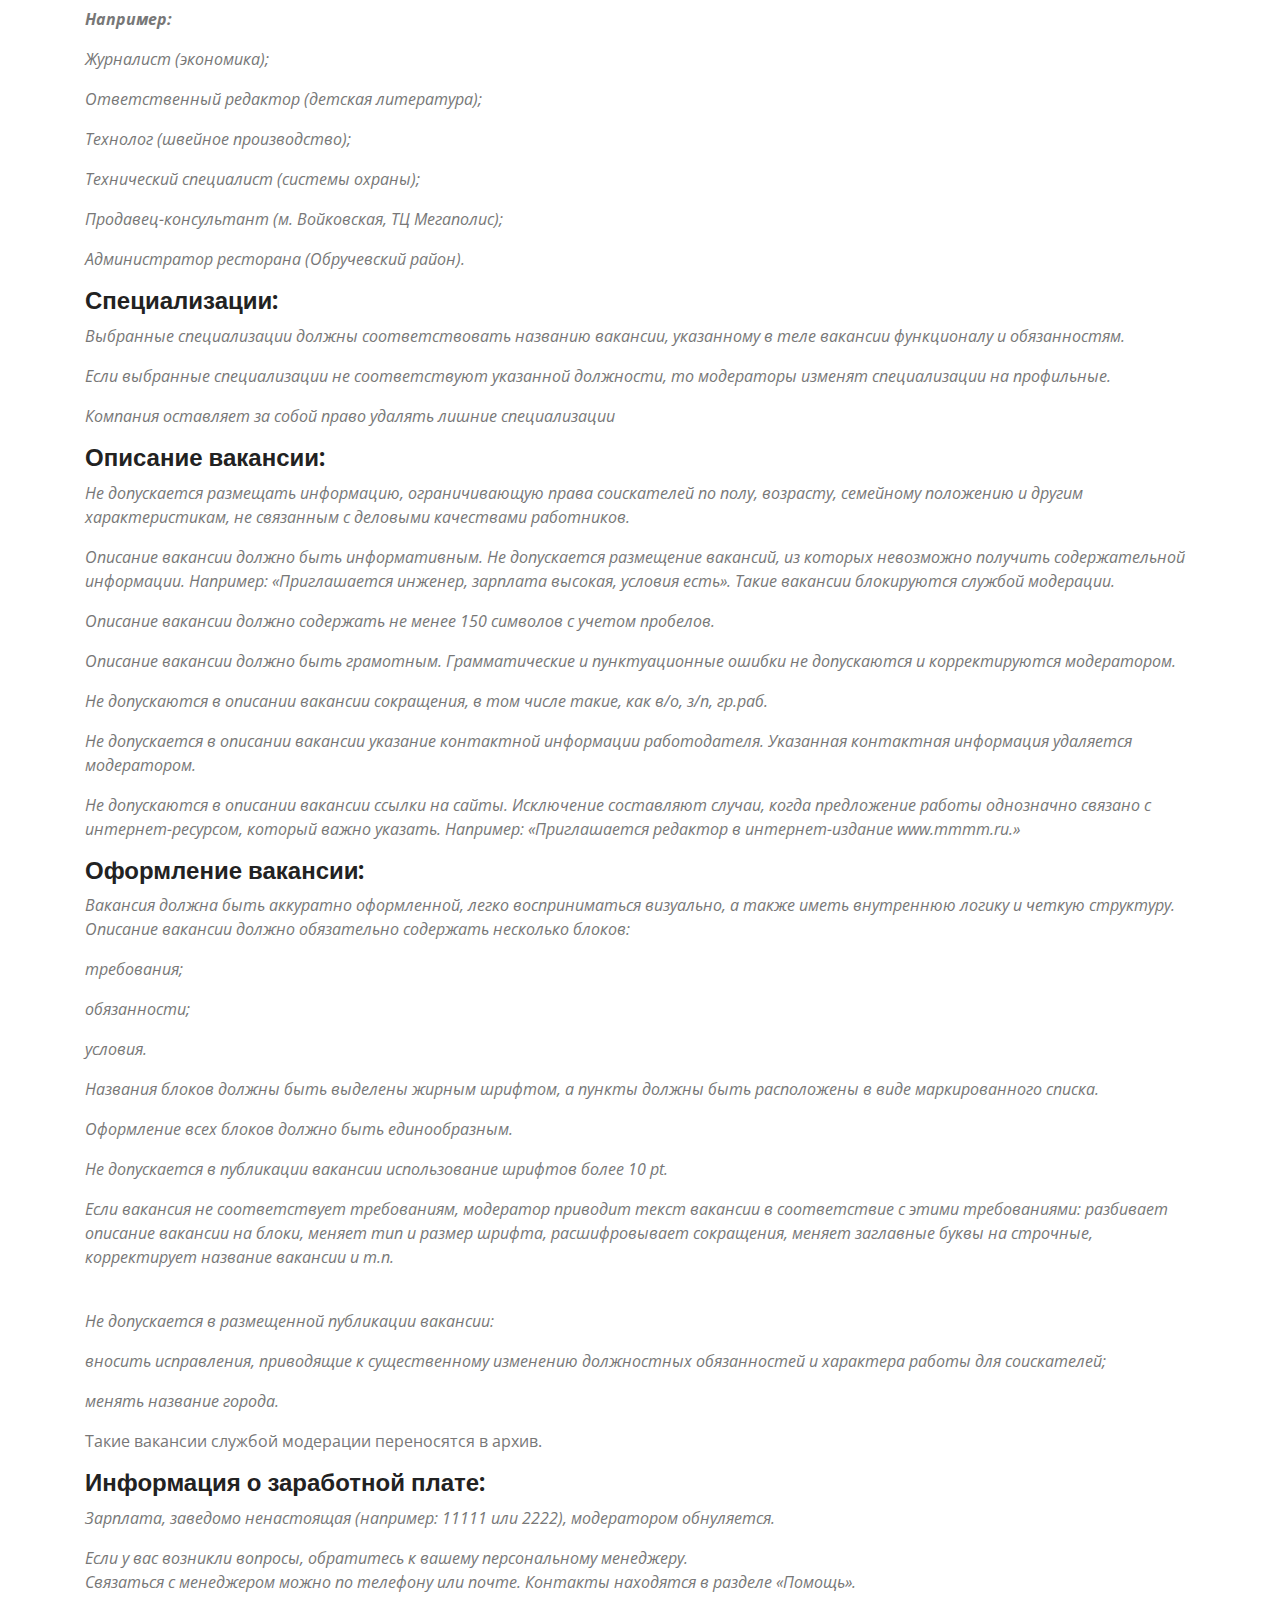
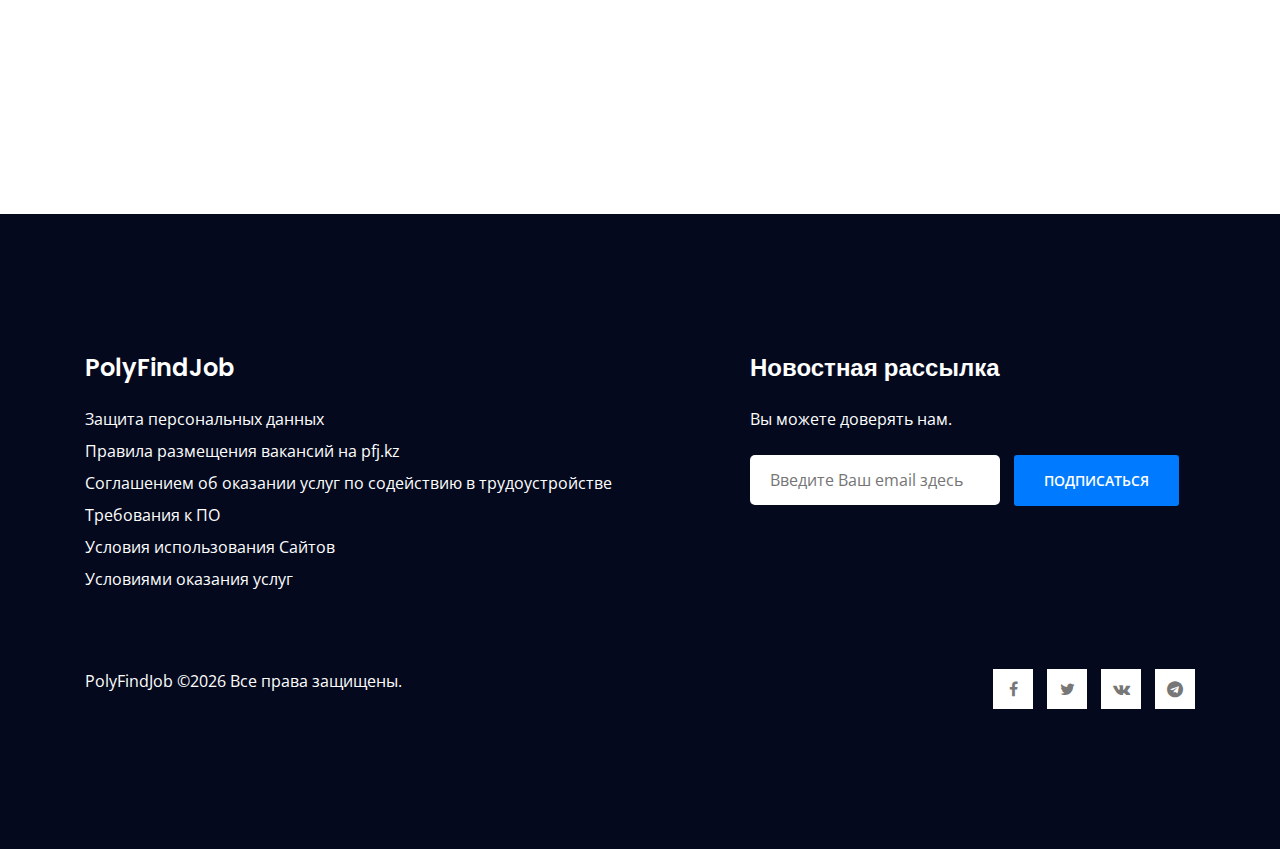
<file: use-rules.html>
<!DOCTYPE html>
<html lang="en">
<head>
    <!-- Required Meta Tags -->
    <meta charset="UTF-8">
    <meta name="viewport" content="width=device-width, initial-scale=1.0">
    <meta http-equiv="X-UA-Compatible" content="ie=edge">

    <!-- Page Title -->
    <title>Правила размещения вакансий на pfj.kz</title>

    <!-- Favicon -->
    <link rel="shortcut icon" href="assets/images/logo/favicon.png" type="image/x-icon">

    <!-- CSS Files -->
    <link rel="stylesheet" href="assets/css/animate-3.7.0.css">
    <link rel="stylesheet" href="assets/css/font-awesome-4.7.0.min.css">
    <link rel="stylesheet" href="assets/fonts/flat-icon/flaticon.css">
    <link rel="stylesheet" href="assets/css/bootstrap-4.1.3.min.css">
    <link rel="stylesheet" href="assets/css/owl-carousel.min.css">
    <link rel="stylesheet" href="assets/css/nice-select.css">
    <link rel="stylesheet" href="assets/css/style.css">
</head>
<body>
    <!-- Preloader Starts -->
    <div class="preloader">
        <div class="spinner"></div>
    </div>
    <!-- Preloader End -->

    <!-- Header Area Starts -->
    <header class="header-area single-page">
        <div class="header-top">
            <div class="container">
                <div class="row">
                    <div class="col-lg-2">
                        <div class="logo-area">
                            <a href="index.html"><img src="assets/images/logo-light.png" alt="logo"></a>
                        </div>
                    </div>
                    <div class="col-lg-10">
                        <div class="custom-navbar">
                            <span></span>
                            <span></span>
                            <span></span>
                        </div>  
                        <div class="main-menu main-menu-light">
                            <ul>
                            <li class="active"><a href="index.html">главная</a></li>
                            <li><a href="job-search.html">поиск работы</a>
                            <li><a href="job-search-personnel.html">поиск кадров</a></li> 
                            <li><a href="about.html">о нас</a></li>
                            <li><a href="contact-us.html">контакты</a></li>
   
                            <li class="menu-btn">
                                <a href="loginform.html" class="flat-form">войти</a>
                                <a href="loginform.html" class="template-btn">регистрация</a>
                            </li>
                            </ul>
                        </div>>
                    </div>
                </div>
            </div>
        </div>
        <div class="page-title text-center">
            <div class="container">
                <div class="row">
                    <div class="col-md-8 offset-md-3">
                        <h2>Правила размещения вакансий на pfj.kz</h2>
                        <p></p>
                    </div>
                </div>
            </div>
        </div>
    </header>
    <!-- Header Area End -->

    <!-- Pricing Table Starts -->
    <section class="pricing-table section-padding">
        <div class="container">
            <div class="row">
                <div class="col-lg-12">
                    <div class="section-top text-align">
                        <h2>Правила размещения вакансий на pfj.kz</h2>
                        
                            <p>Все публикуемые вакансии проходят ручную модерацию. </p>
                            <h3>При создании вакансии не допускается:</h3>
                            <p>
                                <p>Размещение двух и более вакансии в одной публикации, кроме вакансий «Бригада». Например: «Финансовый аналитик/помощник финансового аналитика». Такие вакансии блокируются службой модерации.</p>
                                <p>Повторная публикация одной и той же вакансии. Дубли вакансий блокируются службой модерации.</p>
                            </p>
                            
                            <h3>Вакансия «Стажер»</h3>
                            <p>Все вакансии для студентов и выпускников вузов — вакансия «Стажер», объявления о наборе студентов на практику и стажировку размещаются только в разделе «Начало карьеры/Студенты».</p>
                            
                            <p>Для публикации вакансии «Стажер» на сайте необходимо:</p>
                            
                            <p>в разделе «Опыт работы» выбрать пункт «Нет опыта»;</p>
                            <p>в разделе «Дополнительно» выбрать тип занятости «Стажировка».</p>
                            <p>Также вам нужно указать, какие перспективы ожидают стажера/ученика по окончании стажировки (обучения) — возможно ли трудоустройство, зачисление в кадровый резерв, справка для вуза, рекомендации и т.п. При желании можно указать срок стажировки (обучения) и будет ли она оплачиваться.</p>
                            
                            
                            <h3>Вакансия «Бригада»</h3>
                            <p><strong>Описание понятия бригада </strong><br>
                             Бригада — тип структурного подразделения в организациях промышленности, строительства, сельского хозяйства и т. д. Бригада представляет собой постоянный или временный коллектив рабочих, выполняющих общее задание и несущих совместную ответственность за результаты своего труда. Члены бригады могут иметь как одинаковую, так и различные профессии. <br>
                                <br>
                             <strong>Ограничения, которые мы накладываем на описание вакансий (В данном случае, это название)</strong> <br>
                             В названии вакансии должно быть написано: Бригада или синонимы, звено, группа или отряд, Бригадир с бригадой или Прораб с бригадой, Начальник бригады с бригадой. <br>
                                <br>
                            <strong> Ограничения по профобластям и специализациям </strong><br>
                             Вакансии для поиска бригад допускается размещать только в следующих специализациях: 
                            </p>
                                <p>ПО Рабочий персонал: все специализации </p>
                                <p>ПО Строительство / Недвижимость: все специализации </p>
                
                             <p><strong><br>Список названий, которые мы разрешаем </strong><br>
                            Список должностей, для которых разрешено публиковать вакансии для поиска бригад: </p>
                                <p>Бригада монтажников </p>
                                <p>Ремонтная бригада </p>
                                <p>Бригада электромонтажников </p>
                                <p>Ремонтно-отделочная бригада </p>
                                <p>Бригада разнорабочих </p>
                                <p>Бригада дорожных рабочих </p>
                                <p>Бригада электриков </p>
                                <p>Бригада каменщиков </p>
                                <p>Бригада монтажников </p>
                                <p>Бригада отделочников </p>
                                <p>Сварочно-монтажная бригада </p>
                                <p>Бригада штукатуров </p>
                                <p>Бригада маляров </p>
                                <p>Бригада сварщиков </p>
                                <p>Бригада слесарей </p>
                                <p>Бригада слесарей-сантехников </p>
                                <p>Бригада плиточников </p>
                                <p>Бригада бетонщиков </p>
                                <p>Бригада арматурщиков </p>
                                <p>Бригада штукатуров </p>
                                <p>Строительная бригада </p>
                                <p>Бригада газорезчиков </p>
                                <p>Бригада сборщиков </p>
                                <p>Бригада установщиков </p>
                                <p>Бригада изолировщиков </p>
                                <p>Бригада строителей</p>

                                                        
                            
                            <h3>Название вакансии:</h3>
                           
                                <p>Название вакансии должно начинаться с заглавной буквы, но не может быть написано заглавными буквами полностью. После названия вакансии не ставится точка.</p>
                                <p>Название вакансии должно содержать только информацию, относящуюся к названию должности. Такая информация, как рекламные слоганы, график работы, название компании, продукта, сервиса, улицы, станции метро, вид занятости, по которому вы принимаете на работу, должна быть вынесена в текст вакансии (блок «Условия»).</p>
                                <p>Название вакансии и должность должны соответствовать описанию вакансии. В противном случае, модераторы вправе изменить название вакансии или должности в соответствии с описанием вакансии.</p>
                                <h3>Исключения:</h3>

                                    <p>допускается указание кода вакансии после названия должности;</p>
                                    <p>допускается указание города (в случаях, если подбираются сотрудники в город, отличный от города расположения работодателя). При этом город указывается в формате «в Ярославль»;</p>
                                    <p>допускается в дополнение к названию должности информативное уточнение, указывающее на более узкую профессиональную специализацию;</p>
                                    <p>для ретейл-компаний и компаний с развитой сетью допускается указание территориальной принадлежности в виде района, станции метро и названия торгового центра.</p>

                                <p><strong>Например:</strong></p>
 
                                    <p>Журналист (экономика);</p>
                                    <p>Ответственный редактор (детская литература);</p>
                                    <p>Технолог (швейное производство);</p>
                                    <p>Технический специалист (системы охраны);</p>
                                    <p>Продавец-консультант (м. Войковская, ТЦ Мегаполис);</p>
                                    <p>Администратор ресторана (Обручевский район).</p>

                                <h3>Специализации:</h3>

                                <p>Выбранные специализации должны соответствовать названию вакансии, указанному в теле вакансии функционалу и обязанностям.</p>
                                <p>Если выбранные специализации не соответствуют указанной должности, то модераторы изменят специализации на профильные.</p>
                                <p>Компания оставляет за собой право удалять лишние специализации</p>

                            <h3>Описание вакансии:</h3>

                                <p>Не допускается размещать информацию, ограничивающую права соискателей  по полу, возрасту, семейному положению и другим характеристикам, не связанным с деловыми качествами работников.</p>
                                <p>Описание вакансии должно быть информативным. Не допускается размещение вакансий, из которых невозможно получить содержательной информации. Например: «Приглашается инженер, зарплата высокая, условия есть». Такие вакансии блокируются службой модерации.</p>
                                <p>Описание вакансии должно содержать не менее 150 символов с учетом пробелов.</p>
                                <p>Описание вакансии должно быть грамотным. Грамматические и пунктуационные ошибки не допускаются и корректируются модератором.</p>
                                <p>Не допускаются в описании вакансии сокращения, в том числе такие, как в/о, з/п, гр.раб.</p>
                                <p>Не допускается в описании вакансии указание контактной информации работодателя. Указанная контактная информация удаляется модератором.</p>
                                <p>Не допускаются в описании вакансии ссылки на сайты. Исключение составляют случаи, когда предложение работы однозначно связано с интернет-ресурсом, который важно указать. Например: «Приглашается редактор в интернет-издание www.mmmm.ru.»</p>

                            <h3>Оформление вакансии:</h3>
                            <p>Вакансия должна быть аккуратно оформленной, легко восприниматься визуально, а также иметь внутреннюю логику и четкую структуру. Описание вакансии должно обязательно содержать несколько блоков:</p>

                                    <p>требования;</p>
                                    <p>обязанности;</p>
                                    <p>условия.</p>

                               
                                <p>Названия блоков должны быть выделены жирным шрифтом, а пункты должны быть расположены в виде маркированного списка.</p>
                                <p>Оформление всех блоков должно быть единообразным.</p>
                                <p>Не допускается в публикации вакансии использование шрифтов более 10 pt.</p>
                                <p>Если вакансия не соответствует требованиям, модератор приводит текст вакансии в соответствие с этими требованиями: разбивает описание вакансии на блоки, меняет тип и размер шрифта, расшифровывает сокращения, меняет заглавные буквы на строчные, корректирует название вакансии и т.п.</p>
                            <br>
                            <p>Не допускается в размещенной публикации вакансии: 

                            <p>вносить исправления, приводящие к существенному изменению должностных обязанностей и характера работы для соискателей;</p>
                            <p>менять название города.</p>

                            Такие вакансии службой модерации переносятся в архив.<p></p>
                            
                            
                            <h3>Информация о заработной плате:</h3>
                            <p>Зарплата, заведомо ненастоящая (например: 11111 или 2222), модератором обнуляется.</p>
                            <p>Если у вас возникли вопросы, обратитесь к вашему персональному менеджеру.<br>
                            Связаться с&nbsp;менеджером можно по&nbsp;телефону или почте. Контакты находятся в&nbsp;разделе «Помощь».</p></div></div></div>
                    </div>
                </div>
            </div>
        </div>
    </section>
    <!-- Pricing Table End -->
    

<!-- Область футера начинается -->
<footer class="footer-area section-padding">
    <div class="footer-widget">
        <div class="container">
            <div class="row">
                <div class="col-xl-6 col-lg-4">
                    <div class="single-widget-home mb-5 mb-lg-0">
                        <h3 class="mb-4">PolyFindJob</h3>
                        <ul>
                            <li class="mb-2"><a href="protect.html">Защита персональных данных</a></li>
                            <li class="mb-2"><a href="use-rules.html">Правила размещения вакансий на pfj.kz</a></li>
                            <li class="mb-2"><a href="agreement.html">Соглашением об оказании услуг по содействию в трудоустройстве</a></li>
                            <li class="mb-2"><a href="soft-require.html">Требования к ПО</a></li>
                            <li class="mb-2"><a href="terms.html">Условия использования Сайтов</a></li>
                            <li class="mb-2"><a href="conditions.html">Условиями оказания услуг</a></li>
                            
                            
                        </ul>
                    </div>
                </div>
                <div class="col-xl-5 offset-xl-1 col-lg-6">
                    <div class="single-widget-home mb-5 mb-lg-0">
                        <h3 class="mb-4">Новостная рассылка</h3>
                        <p class="mb-4">Вы можете доверять нам.</p>  
                        <form action="#">
                            <input type="email" placeholder="Введите Ваш email здесь" onfocus="this.placeholder = ''" onblur="this.placeholder = 'Введите Ваш email здесь'" required>
                            <button type="submit" class="template-btn">подписаться</button>
                        </form>
                    </div>
                </div>
            </div>
        </div>
    </div>
    <div class="footer-copyright">
        <div class="container">
            <div class="row">
                <div class="col-lg-8 col-md-6">
                    <span>
PolyFindJob &copy;<script>document.write(new Date().getFullYear());</script> Все права защищены.</a>

</span>
                </div>
                <div class="col-lg-4 col-md-6">
                    <div class="social-icons">
                        <ul>
                            <li><a href="#"><i class="fa fa-facebook"></i></a></li>
                            <li><a href="#"><i class="fa fa-twitter"></i></a></li>
                            <li><a href="#"><i class="fa fa-vk"></i></a></li>
                            <li><a href="#"><i class="fa fa-telegram"></i></a></li>
                        </ul>
                    </div>
                </div>
            </div>
        </div>
    </div>
</footer>
<!-- Конец области футера -->


    <!-- Javascript -->
    <script src="assets/js/vendor/jquery-2.2.4.min.js"></script>
	<script src="assets/js/vendor/bootstrap-4.1.3.min.js"></script>
    <script src="assets/js/vendor/wow.min.js"></script>
    <script src="assets/js/vendor/owl-carousel.min.js"></script>
    <script src="assets/js/vendor/jquery.nice-select.min.js"></script>
    <script src="assets/js/vendor/ion.rangeSlider.js"></script>
    <script src="assets/js/main.js"></script>
</body>
</html>
</file>
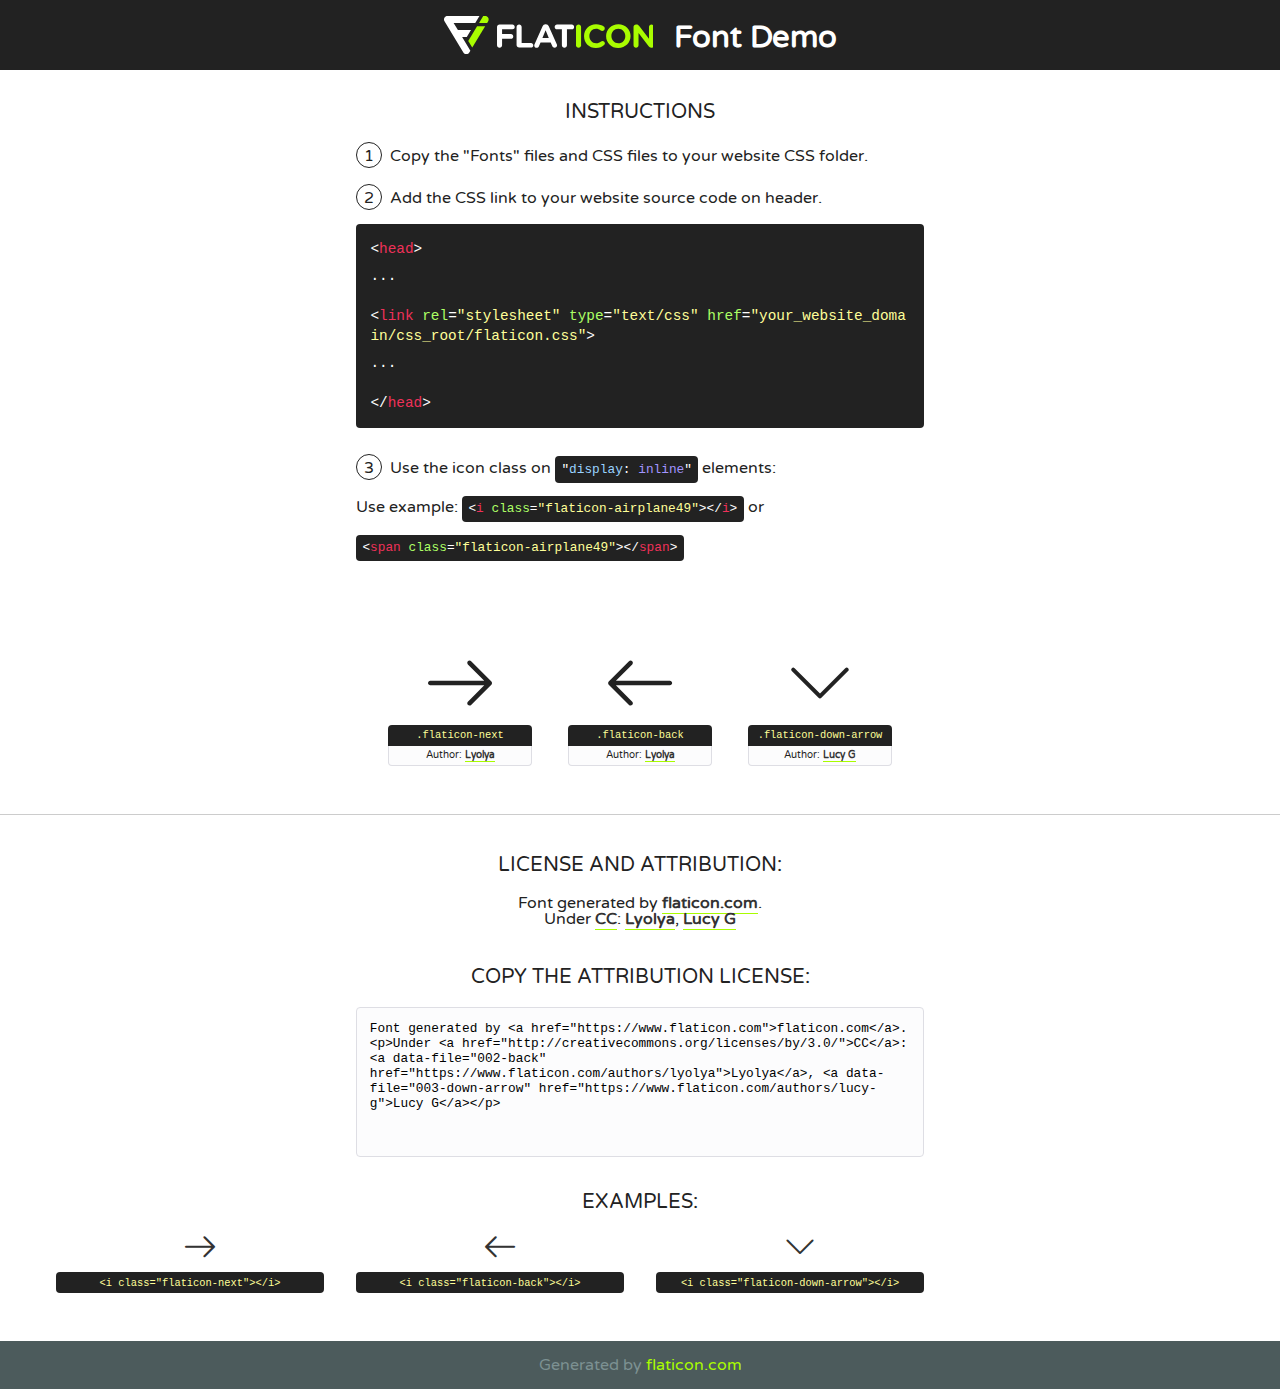
<file: assets/fonts/flat-icon/flaticon.html>
<!DOCTYPE html>
<!--
  Flaticon icon font: Flaticon
  Creation date: 18/12/2018 12:08
-->
<html>
<!DOCTYPE html>
<html>

<head>
    <title>Flaticon WebFont</title>
    <link href="http://fonts.googleapis.com/css?family=Varela+Round" rel="stylesheet" type="text/css" />
    <link rel="stylesheet" type="text/css" href="flaticon.css">
    <meta charset="UTF-8">
    <style>
    html, body, div, span, applet, object, iframe,
    h1, h2, h3, h4, h5, h6, p, blockquote, pre,
    a, abbr, acronym, address, big, cite, code,
    del, dfn, em, img, ins, kbd, q, s, samp,
    small, strike, strong, sub, sup, tt, var,
    b, u, i, center,
    dl, dt, dd, ol, ul, li,
    fieldset, form, label, legend,
    table, caption, tbody, tfoot, thead, tr, th, td,
    article, aside, canvas, details, embed, 
    figure, figcaption, footer, header, hgroup, 
    menu, nav, output, ruby, section, summary,
    time, mark, audio, video {
        margin: 0;
        padding: 0;
        border: 0;
        font-size: 100%;
        font: inherit;
        vertical-align: baseline;
    }
    /* HTML5 display-role reset for older browsers */
    article, aside, details, figcaption, figure, 
    footer, header, hgroup, menu, nav, section {
        display: block;
    }
    body {
        line-height: 1;
    }
    ol, ul {
        list-style: none;
    }
    blockquote, q {
        quotes: none;
    }
    blockquote:before, blockquote:after,
    q:before, q:after {
        content: '';
        content: none;
    }
    table {
        border-collapse: collapse;
        border-spacing: 0;
    }
    body {
        font-family: 'Varela Round', Helvetica, Arial, sans-serif;
        font-size: 16px;
        color: #222;
    }
    a {
        color: #333;
        border-bottom: 1px solid #a9fd00;
        font-weight: bold;
        text-decoration: none;
    }
    * {
        -moz-box-sizing: border-box;
        -webkit-box-sizing: border-box;
        box-sizing: border-box;
        margin: 0;
        padding: 0;
    }
    [class^="flaticon-"]:before, [class*=" flaticon-"]:before, [class^="flaticon-"]:after, [class*=" flaticon-"]:after {
        font-family: Flaticon;
        font-size: 30px;
        font-style: normal;
        margin-left: 20px;
        color: #333;
    }
    .wrapper {
        max-width: 600px;
        margin: auto;
        padding: 0 1em;
    }
    .title {
        font-size: 1.25em;
        text-align: center;
        margin-bottom: 1em;
        text-transform: uppercase;
    }
    header {
        text-align: center;
        background-color: #222;
        color: #fff;
        padding: 1em;
    }
    header .logo {
        width: 210px;
        height: 38px;
        display: inline-block;
        vertical-align: middle;
        margin-right: 1em;
        border: none;
    }
    header strong {
        font-size: 1.95em;
        font-weight: bold;
        vertical-align: middle;
        margin-top: 5px;
        display: inline-block;
    }
    .demo {
        margin: 2em auto;
        line-height: 1.25em;
    }
    .demo ul li {
        margin-bottom: 1em;
    }
    .demo ul li .num {
        color: #222;
        border-radius: 20px;
        display: inline-block;
        width: 26px;
        padding: 3px;
        height: 26px;
        text-align: center;
        margin-right: 0.5em;
        border: 1px solid #222;
    }
    .demo ul li code {
        background-color: #222;
        border-radius: 4px;
        padding: 0.25em 0.5em;
        display: inline-block;
        color: #fff;
        font-family: Consolas,Monaco,Lucida Console,Liberation Mono,DejaVu Sans Mono,Bitstream Vera Sans Mono,Courier New, monospace;
        font-weight: lighter;
        margin-top: 1em;
        font-size: 0.8em;
        word-break: break-all;
    }
    .demo ul li code.big {
        padding: 1em;
        font-size: 0.9em;
    }
    .demo ul li code .red {
        color: #EF3159;
    }
    .demo ul li code .green {
        color: #ACFF65;
    }
    .demo ul li code .yellow {
        color: #FFFF99;
    }
    .demo ul li code .blue {
        color: #99D3FF;
    }
    .demo ul li code .purple {
        color: #A295FF;
    }
    .demo ul li code .dots {
        margin-top: 0.5em;
        display: block;
    }
    #glyphs {
        border-bottom: 1px solid #ccc;
        padding: 2em 0;
        text-align: center;
    }
    .glyph {
        display: inline-block;
        width: 9em;
        margin: 1em;
        text-align: center;
        vertical-align: top;
        background: #FFF;
    }
    .glyph .glyph-icon {
        padding: 10px;
        display: block;
        font-family:"Flaticon";
        font-size: 64px;
        line-height: 1;
    }
    .glyph .glyph-icon:before {
        font-size: 64px;
        color: #222;
        margin-left: 0;
    }
    .class-name {
        font-size: 0.65em;
        background-color: #222;
        color: #fff;
        border-radius: 4px 4px 0 0;
        padding: 0.5em;
        color: #FFFF99;
        font-family: Consolas,Monaco,Lucida Console,Liberation Mono,DejaVu Sans Mono,Bitstream Vera Sans Mono,Courier New, monospace;
    }
    .author-name {
        font-size: 0.6em;
        background-color: #fcfcfd;
        border: 1px solid #DEDEE4;
        border-top: 0;
        border-radius: 0 0 4px 4px;
        padding: 0.5em;
    }
    .class-name:last-child {
        font-size: 10px;
        color:#888;
    }
    .class-name:last-child a {
        font-size: 10px;
        color:#555;
    }
    .class-name:last-child a:hover {
        color:#a9fd00;
    }
    .glyph > input {
        display: block;
        width: 100px;
        margin: 5px auto;
        text-align: center;
        font-size: 12px;
        cursor: text;
    }
    .glyph > input.icon-input {
        font-family:"Flaticon";
        font-size: 16px;
        margin-bottom: 10px;
    }
    .attribution .title {
        margin-top: 2em;
    }
    .attribution textarea {
        background-color: #fcfcfd;
        padding: 1em;
        border: none;
        box-shadow: none;
        border: 1px solid #DEDEE4;
        border-radius: 4px;
        resize: none;
        width: 100%;
        height: 150px;
        font-size: 0.8em;
        font-family: Consolas,Monaco,Lucida Console,Liberation Mono,DejaVu Sans Mono,Bitstream Vera Sans Mono,Courier New, monospace;
        -webkit-appearance: none;
    }
    .iconsuse {
        margin: 2em auto;
        text-align: center;
        max-width: 1200px;
    }
    .iconsuse:after {
        content: '';
        display: table;
        clear: both;
    }
    .iconsuse .image {
        float: left;
        width: 25%;
        padding: 0 1em;
    }
    .iconsuse .image p {
        margin-bottom: 1em;
    }
    .iconsuse .image span {
        display: block;
        font-size: 0.65em;
        background-color: #222;
        color: #fff;
        border-radius: 4px;
        padding: 0.5em;
        color: #FFFF99;
        margin-top: 1em;
        font-family: Consolas,Monaco,Lucida Console,Liberation Mono,DejaVu Sans Mono,Bitstream Vera Sans Mono,Courier New, monospace;
    }
    #footer {
        text-align: center;
        background-color: #4C5B5C;
        color: #7c9192;
        padding: 1em;
    }
    #footer a {
        border: none;
        color: #a9fd00;
        font-weight: normal;
    }
    @media (max-width: 960px) {
        .iconsuse .image {
            width: 50%;
        }
    }
    @media (max-width: 560px) {
        .iconsuse .image {
            width: 100%;
        }
    }
    </style>
</head>

<body class="characters-off">

    <header>
        <a href="https://www.flaticon.com" target="_blank" class="logo">
            <svg version="1.1" xmlns="http://www.w3.org/2000/svg" xmlns:xlink="http://www.w3.org/1999/xlink" xmlns:a="http://ns.adobe.com/AdobeSVGViewerExtensions/3.0/" viewBox="0 0 560.875 102.036" enable-background="new 0 0 560.875 102.036" xml:space="preserve">
                <defs>
                </defs>
                <g>
                    <g class="letters">
                        <path fill="#ffffff" d="M141.596,29.675c0-3.777,2.985-6.767,6.764-6.767h34.438c3.426,0,6.15,2.728,6.15,6.15
                        c0,3.43-2.724,6.149-6.15,6.149h-27.674v13.091h23.719c3.429,0,6.151,2.724,6.151,6.15c0,3.43-2.723,6.149-6.151,6.149h-23.719
                        v17.574c0,3.773-2.986,6.761-6.764,6.761c-3.779,0-6.764-2.989-6.764-6.761V29.675z"></path>
                        <path fill="#ffffff" d="M193.844,29.149c0-3.781,2.985-6.767,6.764-6.767c3.776,0,6.763,2.985,6.763,6.767v42.957h25.039
                        c3.426,0,6.149,2.726,6.149,6.153c0,3.425-2.723,6.15-6.149,6.15h-31.802c-3.779,0-6.764-2.986-6.764-6.768V29.149z"></path>
                        <path fill="#ffffff" d="M241.891,75.71l21.438-48.407c1.492-3.341,4.215-5.357,7.906-5.357h0.792
                        c3.686,0,6.323,2.017,7.815,5.357l21.439,48.407c0.436,0.967,0.701,1.845,0.701,2.723c0,3.602-2.809,6.501-6.414,6.501
                        c-3.161,0-5.269-1.845-6.499-4.655l-4.132-9.661h-27.059l-4.301,10.102c-1.144,2.631-3.426,4.214-6.237,4.214
                        c-3.517,0-6.24-2.81-6.24-6.325C241.1,77.64,241.451,76.677,241.891,75.71z M279.932,58.666l-8.521-20.297l-8.526,20.297H279.932
                        z"></path>
                        <path fill="#ffffff" d="M314.864,35.387H301.86c-3.429,0-6.239-2.813-6.239-6.238c0-3.429,2.811-6.24,6.239-6.24h39.533
                        c3.426,0,6.237,2.811,6.237,6.24c0,3.425-2.811,6.238-6.237,6.238h-13.001v42.785c0,3.773-2.99,6.761-6.764,6.761
                        c-3.779,0-6.764-2.989-6.764-6.761V35.387z"></path>
                        <path fill="#A9FD00" d="M352.615,29.149c0-3.781,2.985-6.767,6.767-6.767c3.774,0,6.761,2.985,6.761,6.767v49.024
                        c0,3.773-2.987,6.761-6.761,6.761c-3.781,0-6.767-2.989-6.767-6.761V29.149z"></path>
                        <path fill="#A9FD00" d="M374.132,53.836v-0.179c0-17.481,13.178-31.801,32.065-31.801c9.22,0,15.459,2.458,20.557,6.238
                        c1.402,1.054,2.637,2.985,2.637,5.357c0,3.692-2.985,6.59-6.681,6.59c-1.845,0-3.071-0.702-4.044-1.319
                        c-3.776-2.813-7.729-4.393-12.562-4.393c-10.364,0-17.831,8.611-17.831,19.154v0.173c0,10.542,7.291,19.329,17.831,19.329
                        c5.715,0,9.492-1.756,13.359-4.834c1.049-0.874,2.458-1.491,4.039-1.491c3.429,0,6.325,2.813,6.325,6.236
                        c0,2.106-1.056,3.78-2.282,4.834c-5.539,4.834-12.036,7.733-21.878,7.733C387.572,85.464,374.132,71.493,374.132,53.836z"></path>
                        <path fill="#A9FD00" d="M433.009,53.836v-0.179c0-17.481,13.79-31.801,32.766-31.801c18.981,0,32.592,14.143,32.592,31.628v0.173
                        c0,17.483-13.785,31.807-32.769,31.807C446.625,85.464,433.009,71.32,433.009,53.836z M484.224,53.836v-0.179
                        c0-10.539-7.725-19.326-18.626-19.326c-10.893,0-18.449,8.611-18.449,19.154v0.173c0,10.542,7.73,19.329,18.626,19.329
                        C476.676,72.986,484.224,64.378,484.224,53.836z"></path>
                        <path fill="#A9FD00" d="M506.233,29.321c0-3.774,2.99-6.763,6.767-6.763h1.401c3.252,0,5.183,1.583,7.029,3.953l26.093,34.265
                        V29.059c0-3.692,2.99-6.677,6.681-6.677c3.683,0,6.671,2.985,6.671,6.677v48.934c0,3.78-2.987,6.765-6.764,6.765h-0.436
                        c-3.257,0-5.188-1.581-7.034-3.953l-27.056-35.492v32.944c0,3.687-2.985,6.676-6.678,6.676c-3.683,0-6.673-2.989-6.673-6.676
                        V29.321z"></path>
                    </g>
                    <g class="insignia">
                        <path fill="#ffffff" d="M48.372,56.137h12.517l11.156-18.537H37.186L25.688,18.539h57.825L94.668,0H9.271
                        C5.925,0,2.842,1.801,1.198,4.716c-1.644,2.907-1.593,6.482,0.134,9.343l50.38,83.501c1.678,2.781,4.689,4.476,7.938,4.476
                        c3.246,0,6.257-1.695,7.935-4.476l2.898-4.804L48.372,56.137z"></path>
                        <g class="i">
                            <path fill="#A9FD00" d="M93.575,18.539h0.031v0.004l21.652,0.004l2.705-4.488c1.727-2.861,1.778-6.436,0.133-9.343
                            C116.454,1.801,113.371,0,110.026,0h-5.294L93.575,18.539z"></path>
                            <polygon fill="#A9FD00" points="88.291,27.356 64.725,66.486 75.519,84.404 109.942,27.356"></polygon>
                        </g>
                    </g>
                </g>
            </svg>
        </a>
        <strong>Font Demo</strong>
    </header>


    <section class="demo wrapper">

        <p class="title">Instructions</p>

        <ul>
            <li>
                <span class="num">1</span>Copy the "Fonts" files and CSS files to your website CSS folder.
            </li>
            <li>
                <span class="num">2</span>Add the CSS link to your website source code on header.
                <code class="big">
                    &lt;<span class="red">head</span>&gt;
                    <br/><span class="dots">...</span>
                    <br/>&lt;<span class="red">link</span> <span class="green">rel</span>=<span class="yellow">"stylesheet"</span> <span class="green">type</span>=<span class="yellow">"text/css"</span> <span class="green">href</span>=<span class="yellow">"your_website_domain/css_root/flaticon.css"</span>&gt;
                    <br/><span class="dots">...</span>
                    <br/>&lt;/<span class="red">head</span>&gt;
                </code>
            </li>

            <li>
                <p>
                    <span class="num">3</span>Use the icon class on <code>"<span class="blue">display</span>:<span class="purple"> inline</span>"</code> elements:
                    <br />
                    Use example: <code>&lt;<span class="red">i</span> <span class="green">class</span>=<span class="yellow">&quot;flaticon-airplane49&quot;</span>&gt;&lt;/<span class="red">i</span>&gt;</code> or <code>&lt;<span class="red">span</span> <span class="green">class</span>=<span class="yellow">&quot;flaticon-airplane49&quot;</span>&gt;&lt;/<span class="red">span</span>&gt;</code>
            </li>
        </ul>

    </section>




   <section id="glyphs">          
    
      
        <div class="glyph"><div class="glyph-icon flaticon-next"></div>
            <div class="class-name">.flaticon-next</div>
            <div class="author-name">Author: <a data-file="001-next" href="https://www.flaticon.com/authors/lyolya">Lyolya</a> </div> 
        </div>        
        
        <div class="glyph"><div class="glyph-icon flaticon-back"></div>
            <div class="class-name">.flaticon-back</div>
            <div class="author-name">Author: <a data-file="002-back" href="https://www.flaticon.com/authors/lyolya">Lyolya</a> </div> 
        </div>        
        
        <div class="glyph"><div class="glyph-icon flaticon-down-arrow"></div>
            <div class="class-name">.flaticon-down-arrow</div>
            <div class="author-name">Author: <a data-file="003-down-arrow" href="https://www.flaticon.com/authors/lucy-g">Lucy G</a> </div> 
        </div>        
        

    </section>



    <section class="attribution wrapper"   style="text-align:center;">

      <div class="title">License and attribution:</div><div class="attrDiv">Font generated by <a href="https://www.flaticon.com">flaticon.com</a>. <div><p>Under <a href="http://creativecommons.org/licenses/by/3.0/">CC</a>: <a data-file="002-back" href="https://www.flaticon.com/authors/lyolya">Lyolya</a>, <a data-file="003-down-arrow" href="https://www.flaticon.com/authors/lucy-g">Lucy G</a></p>  </div>
      </div>
      <div class="title">Copy the Attribution License:</div>

    <textarea onclick="this.focus();this.select();">Font generated by &lt;a href=&quot;https://www.flaticon.com&quot;&gt;flaticon.com&lt;/a&gt;. <p>Under <a href="http://creativecommons.org/licenses/by/3.0/">CC</a>: <a data-file="002-back" href="https://www.flaticon.com/authors/lyolya">Lyolya</a>, <a data-file="003-down-arrow" href="https://www.flaticon.com/authors/lucy-g">Lucy G</a></p>  
     </textarea>

    </section>

    <section class="iconsuse">

          <div class="title">Examples:</div>            
             
            <div class="image">
                <p>
                    <i class="glyph-icon flaticon-next"></i> 
                    <span>&lt;i class=&quot;flaticon-next&quot;&gt;&lt;/i&gt;</span>
                </p>
            </div>
            
            <div class="image">
                <p>
                    <i class="glyph-icon flaticon-back"></i> 
                    <span>&lt;i class=&quot;flaticon-back&quot;&gt;&lt;/i&gt;</span>
                </p>
            </div>
            
            <div class="image">
                <p>
                    <i class="glyph-icon flaticon-down-arrow"></i> 
                    <span>&lt;i class=&quot;flaticon-down-arrow&quot;&gt;&lt;/i&gt;</span>
                </p>
            </div>
                       
        </div>
                            
    </section>

<div id="footer">
    <div>Generated by <a href="https://www.flaticon.com">flaticon.com</a>
    </div>
</div>



</body>
</html>
</file>
<file: assets/fonts/flat-icon/flaticon.css>
/*
  	Flaticon icon font: Flaticon
  	Creation date: 18/12/2018 12:08
  	*/

@font-face {
  font-family: "Flaticon";
  src: url("./Flaticon.eot");
  src: url("./Flaticon.eot?#iefix") format("embedded-opentype"),
       url("./Flaticon.woff") format("woff"),
       url("./Flaticon.ttf") format("truetype"),
       url("./Flaticon.svg#Flaticon") format("svg");
  font-weight: normal;
  font-style: normal;
}

@media screen and (-webkit-min-device-pixel-ratio:0) {
  @font-face {
    font-family: "Flaticon";
    src: url("./Flaticon.svg#Flaticon") format("svg");
  }
}

[class^="flaticon-"]:before, [class*=" flaticon-"]:before,
[class^="flaticon-"]:after, [class*=" flaticon-"]:after {   
  font-family: Flaticon;
        font-size: 20px;
font-style: normal;
margin-left: 20px;
}

.flaticon-next:before { content: "\f100"; }
.flaticon-back:before { content: "\f101"; }
.flaticon-down-arrow:before { content: "\f102"; }
</file>
<file: assets/css/nice-select.css>
.nice-select {
  -webkit-tap-highlight-color: transparent;
  background-color: #fff;
  border-radius: 5px;
  border: solid 1px #e8e8e8;
  box-sizing: border-box;
  clear: both;
  cursor: pointer;
  display: block;
  float: left;
  font-family: inherit;
  font-size: 14px;
  font-weight: normal;
  height: 42px;
  line-height: 40px;
  outline: none;
  padding-left: 18px;
  padding-right: 30px;
  position: relative;
  text-align: left !important;
  -webkit-transition: all 0.2s ease-in-out;
  transition: all 0.2s ease-in-out;
  -webkit-user-select: none;
     -moz-user-select: none;
      -ms-user-select: none;
          user-select: none;
  white-space: nowrap;
  width: auto; }
  .nice-select:hover {
    border-color: #dbdbdb; }
  .nice-select:active, .nice-select.open, .nice-select:focus {
    border-color: #999; }
  .nice-select:after {
    border-bottom: 2px solid #999;
    border-right: 2px solid #999;
    content: '';
    display: block;
    height: 5px;
    margin-top: -4px;
    pointer-events: none;
    position: absolute;
    right: 12px;
    top: 50%;
    -webkit-transform-origin: 66% 66%;
        -ms-transform-origin: 66% 66%;
            transform-origin: 66% 66%;
    -webkit-transform: rotate(45deg);
        -ms-transform: rotate(45deg);
            transform: rotate(45deg);
    -webkit-transition: all 0.15s ease-in-out;
    transition: all 0.15s ease-in-out;
    width: 5px; }
  .nice-select.open:after {
    -webkit-transform: rotate(-135deg);
        -ms-transform: rotate(-135deg);
            transform: rotate(-135deg); }
  .nice-select.open .list {
    opacity: 1;
    pointer-events: auto;
    -webkit-transform: scale(1) translateY(0);
        -ms-transform: scale(1) translateY(0);
            transform: scale(1) translateY(0); }
  .nice-select.disabled {
    border-color: #ededed;
    color: #999;
    pointer-events: none; }
    .nice-select.disabled:after {
      border-color: #cccccc; }
  .nice-select.wide {
    width: 100%; }
    .nice-select.wide .list {
      left: 0 !important;
      right: 0 !important; }
  .nice-select.right {
    float: right; }
    .nice-select.right .list {
      left: auto;
      right: 0; }
  .nice-select.small {
    font-size: 12px;
    height: 36px;
    line-height: 34px; }
    .nice-select.small:after {
      height: 4px;
      width: 4px; }
    .nice-select.small .option {
      line-height: 34px;
      min-height: 34px; }
  .nice-select .list {
    background-color: #fff;
    border-radius: 5px;
    box-shadow: 0 0 0 1px rgba(68, 68, 68, 0.11);
    box-sizing: border-box;
    margin-top: 4px;
    opacity: 0;
    overflow: hidden;
    padding: 0;
    pointer-events: none;
    position: absolute;
    top: 100%;
    left: 0;
    -webkit-transform-origin: 50% 0;
        -ms-transform-origin: 50% 0;
            transform-origin: 50% 0;
    -webkit-transform: scale(0.75) translateY(-21px);
        -ms-transform: scale(0.75) translateY(-21px);
            transform: scale(0.75) translateY(-21px);
    -webkit-transition: all 0.2s cubic-bezier(0.5, 0, 0, 1.25), opacity 0.15s ease-out;
    transition: all 0.2s cubic-bezier(0.5, 0, 0, 1.25), opacity 0.15s ease-out;
    z-index: 9; }
    .nice-select .list:hover .option:not(:hover) {
      background-color: transparent !important; }
  .nice-select .option {
    cursor: pointer;
    font-weight: 400;
    line-height: 40px;
    list-style: none;
    min-height: 40px;
    outline: none;
    padding-left: 18px;
    padding-right: 29px;
    text-align: left;
    -webkit-transition: all 0.2s;
    transition: all 0.2s; }
    .nice-select .option:hover, .nice-select .option.focus, .nice-select .option.selected.focus {
      background-color: #f6f6f6; }
    .nice-select .option.selected {
      font-weight: bold; }
    .nice-select .option.disabled {
      background-color: transparent;
      color: #999;
      cursor: default; }

.no-csspointerevents .nice-select .list {
  display: none; }

.no-csspointerevents .nice-select.open .list {
  display: block; }
</file>
<file: assets/css/style.css>
@import url("https://fonts.googleapis.com/css?family=Poppins:400,500,600,700");
@import url("https://fonts.googleapis.com/css?family=Open+Sans:400,400i,600");
body {
	color: #777;
	font-family: "Open Sans", sans-serif;
	font-weight: 400
}

h1 {
	color: #222;
	text-transform: uppercase;
	font-family: "Poppins", sans-serif;
	font-size: 50px;
	font-weight: 700
}

h2 {
	color: #222;
	font-family: "Poppins", sans-serif;
	font-size: 36px;
	font-weight: 600
}

h3 {
	color: #222;
	text-transform: none;
	font-family: "Poppins", sans-serif;
	font-size: 20px;
	font-weight: 600
}

h4 {
	color: #222;
	font-family: "Poppins", sans-serif;
	text-transform: none;
	font-size: 18px;
	font-weight: 600
}

h5 {
	color: #777;
	font-family: "Open Sans", sans-serif;
	text-transform: none;
	font-size: 16px;
	font-weight: 400
}

h6 {
	color: #777;
	font-family: "Open Sans", sans-serif;
	text-transform: uppercase;
	font-size: 14px;
	font-weight: 600
}

ul {
	margin: 0;
	padding: 0;
	list-style: none
}

a:hover {
	text-decoration: none
}

a:focus {
	text-decoration: none
}

input:focus,
textarea:focus {
	outline: none
}

.spinner {
	width: 40px;
	height: 40px;
	margin: 100px auto;
	background-color: #007bff;
	border-radius: 100%;
	-webkit-animation: sk-scaleout 1.0s infinite ease-in-out;
	animation: sk-scaleout 1.0s infinite ease-in-out
}

@-webkit-keyframes sk-scaleout {
	0% {
		-webkit-transform: scale(0)
	}
	100% {
		-webkit-transform: scale(1);
		opacity: 0
	}
}

@keyframes sk-scaleout {
	0% {
		-webkit-transform: scale(0);
		transform: scale(0)
	}
	100% {
		-webkit-transform: scale(1);
		transform: scale(1);
		opacity: 0
	}
}

.preloader {
	position: fixed;
	top: 0;
	left: 0;
	width: 100%;
	height: 100%;
	background: #fff;
	z-index: 5
}

.preloader .spinner {
	position: absolute;
	top: 50%;
	left: 50%;
	margin: 0;
	-webkit-transform: translate(-50%, -50%);
	-moz-transform: translate(-50%, -50%);
	-ms-transform: translate(-50%, -50%);
	-o-transform: translate(-50%, -50%);
	transform: translate(-50%, -50%)
}

.main-menu ul {
	float: right
}

@media (min-width: 768px) and (max-width: 991.98px) {
	.main-menu ul {
		display: none;
		float: left;
		position: absolute;
		top: 30px;
		left: 0;
		z-index: 4;
		background: #f9f9f9;
		width: 100%;
		padding: 20px 20px 30px
	}
}

@media (min-width: 576px) and (max-width: 767.98px) {
	.main-menu ul {
		display: none;
		float: left;
		position: absolute;
		top: 30px;
		left: 0;
		z-index: 4;
		background: #f9f9f9;
		width: 100%;
		padding: 20px 20px 30px
	}
}

@media (max-width: 575.98px) {
	.main-menu ul {
		display: none;
		float: left;
		position: absolute;
		top: 30px;
		left: 0;
		z-index: 4;
		background: #f9f9f9;
		width: 100%;
		padding: 20px 20px 30px
	}
}

.main-menu ul li {
	display: inline;
	position: relative
}

@media (min-width: 768px) and (max-width: 991.98px) {
	.main-menu ul li {
		display: block
	}
}

@media (min-width: 576px) and (max-width: 767.98px) {
	.main-menu ul li {
		display: block
	}
}

@media (max-width: 575.98px) {
	.main-menu ul li {
		display: block
	}
}

.main-menu ul li a {
	color: #222;
	font-family: "Open Sans", sans-serif;
	text-transform: uppercase;
	font-size: 14px;
	font-weight: 600;
	display: inline-block;
	padding: 15px
}

.main-menu ul li:hover ul.sub-menu {
	filter: progid:DXImageTransform.Microsoft.Alpha(Opacity=100);
	opacity: 1;
	visibility: visible;
	top: 100%;
	left: 30px
}

.main-menu ul li ul.sub-menu {
	padding: 10px;
	filter: progid:DXImageTransform.Microsoft.Alpha(Opacity=0);
	opacity: 0;
	visibility: hidden;
	position: absolute;
	top: 250%;
	left: 0;
	width: 250px;
	background: #f9f9f9;
	z-index: 5;
	-webkit-transition: .5s;
	-moz-transition: .5s;
	-o-transition: .5s;
	transition: .5s
}

.main-menu ul li ul.sub-menu li {
	display: block
}

.main-menu ul li ul.sub-menu li a {
	-webkit-transition: .3s;
	-moz-transition: .3s;
	-o-transition: .3s;
	transition: .3s
}

.main-menu ul li ul.sub-menu li a:hover {
	color: #007bff
}

.main-menu .menu-btn {
	display: inline;
	margin-left: 60px
}

@media (min-width: 992px) and (max-width: 1199.98px) {
	.main-menu .menu-btn {
		margin-left: 0
	}
}

@media (min-width: 768px) and (max-width: 991.98px) {
	.main-menu .menu-btn {
		margin-left: 0
	}
	.main-menu .menu-btn .login {
		display: block
	}
}

@media (min-width: 576px) and (max-width: 767.98px) {
	.main-menu .menu-btn {
		margin-left: 0
	}
	.main-menu .menu-btn .login {
		display: block
	}
}

@media (max-width: 575.98px) {
	.main-menu .menu-btn {
		margin-left: 0
	}
	.main-menu .menu-btn .login {
		display: block
	}
}

@media (min-width: 768px) and (max-width: 991.98px) {
	.main-menu.main-menu-light ul {
		background: #04091e
	}
}

@media (min-width: 576px) and (max-width: 767.98px) {
	.main-menu.main-menu-light ul {
		background: #04091e
	}
}

@media (max-width: 575.98px) {
	.main-menu.main-menu-light ul {
		background: #04091e
	}
}

.main-menu.main-menu-light ul ul.sub-menu {
	background: #04091e
}

.main-menu.main-menu-light a {
	color: #fff
}

.custom-navbar {
	position: absolute;
	top: -42px;
	right: 15px;
	background: #007bff;
	padding: 7px 10px;
	-webkit-border-radius: 3px;
	-moz-border-radius: 3px;
	-ms-border-radius: 3px;
	-o-border-radius: 3px;
	border-radius: 3px;
	-webkit-transition: .2s;
	-moz-transition: .2s;
	-o-transition: .2s;
	transition: .2s;
	cursor: pointer;
	display: none
}

@media (min-width: 768px) and (max-width: 991.98px) {
	.custom-navbar {
		display: block
	}
}

@media (min-width: 576px) and (max-width: 767.98px) {
	.custom-navbar {
		display: block
	}
}

@media (max-width: 575.98px) {
	.custom-navbar {
		display: block
	}
}

.custom-navbar span {
	background: #fff;
	display: block;
	width: 30px;
	margin: 6px 0;
	height: 2px
}

.header-area.main-header {
	padding: 30px 0
}

.header-top {
	position: relative;
	padding: 30px 0
}

.header-top img {
	margin-top: 10px
}

.header-top .template-btn {
	margin-left: 10px
}

@media (min-width: 992px) and (max-width: 1199.98px) {
	.header-top .template-btn {
		margin-left: 0
	}
}

@media (min-width: 768px) and (max-width: 991.98px) {
	.header-top .template-btn {
		margin-left: 15px;
		margin-top: 15px
	}
}

@media (min-width: 576px) and (max-width: 767.98px) {
	.header-top .template-btn {
		margin-left: 15px;
		margin-top: 15px
	}
}

@media (max-width: 575.98px) {
	.header-top .template-btn {
		margin-left: 15px;
		margin-top: 15px
	}
}

.banner-area .banner-bg {
	width: 100%;
	height: 640px;
	background-color: #b0b0b0;
	background-image: url("../images/banner-bg.jpg");
	background-repeat: no-repeat;
	background-position: center;
	background-size: cover
}

@media (min-width: 768px) and (max-width: 991.98px) {
	.banner-area .banner-bg {
		height: 500px
	}
}

@media (min-width: 576px) and (max-width: 767.98px) {
	.banner-area .banner-bg {
		height: 350px
	}
}

@media (max-width: 575.98px) {
	.banner-area .banner-bg {
		height: 300px
	}
}

.banner-area .banner-text {
	padding: 0 47% 0 5%
}

@media (min-width: 992px) and (max-width: 1199.98px) {
	.banner-area .banner-text {
		padding: 0 5%
	}
}

@media (min-width: 768px) and (max-width: 991.98px) {
	.banner-area .banner-text {
		padding: 50px 5%
	}
}

@media (min-width: 576px) and (max-width: 767.98px) {
	.banner-area .banner-text {
		padding: 50px 5%
	}
}

@media (max-width: 575.98px) {
	.banner-area .banner-text {
		padding: 50px 5%
	}
}

.banner-area .banner-text h1 span {
	color: #007bff
}

.search-bg {
	margin-top: -50px;
	position: relative;
	z-index: 1
}

@media (min-width: 768px) and (max-width: 991.98px) {
	.search-bg {
		margin-top: 0
	}
}

@media (min-width: 576px) and (max-width: 767.98px) {
	.search-bg {
		margin-top: 0
	}
}

@media (max-width: 575.98px) {
	.search-bg {
		margin-top: 100px
	}
}

.search-bg form {
	background: #007bff;
	padding: 40px
}

.search-bg form input {
	width: 280px;
	display: inline-block;
	border: none;
	-webkit-border-radius: 5px;
	-moz-border-radius: 5px;
	-ms-border-radius: 5px;
	-o-border-radius: 5px;
	border-radius: 5px;
	padding: 0 20px
}

@media (min-width: 992px) and (max-width: 1199.98px) {
	.search-bg form input {
		width: 220px
	}
}

@media (min-width: 768px) and (max-width: 991.98px) {
	.search-bg form input {
		width: 150px
	}
}

@media (min-width: 576px) and (max-width: 767.98px) {
	.search-bg form input {
		width: 100%;
		margin-bottom: 20px;
		padding: 16px 20px
	}
}

@media (max-width: 575.98px) {
	.search-bg form input {
		width: 100%;
		margin-bottom: 20px;
		padding: 16px 20px
	}
}

.search-bg form .template-btn {
	border: none;
	background: #111;
	cursor: pointer
}

.search-bg form .template-btn:hover {
	color: #222 !important;
	background: #f9f9f9
}

.nice-select {
	width: 280px;
	height: 55px;
	display: inline-block;
	border: none;
	-webkit-border-radius: 5px;
	-moz-border-radius: 5px;
	-ms-border-radius: 5px;
	-o-border-radius: 5px;
	border-radius: 5px;
	padding: 0 20px
}

@media (min-width: 992px) and (max-width: 1199.98px) {
	.nice-select {
		width: 220px
	}
}

@media (min-width: 768px) and (max-width: 991.98px) {
	.nice-select {
		width: 150px
	}
}

@media (min-width: 576px) and (max-width: 767.98px) {
	.nice-select {
		width: 100%;
		margin-bottom: 20px;
		padding: 16px 20px
	}
}

@media (max-width: 575.98px) {
	.nice-select {
		width: 100%;
		margin-bottom: 20px;
		padding: 16px 20px
	}
}

.nice-select span.current {
	font-size: 16px;
	display: inline-block;
	line-height: 56px
}

@media (min-width: 576px) and (max-width: 767.98px) {
	.nice-select span.current {
		line-height: 0px
	}
}

@media (max-width: 575.98px) {
	.nice-select span.current {
		line-height: 0px
	}
}

.nice-select .list {
	width: 100%
}

.feature-area .single-feature {
	padding: 40px;
	background: #f9f9f9;
	-webkit-transition: .3s;
	-moz-transition: .3s;
	-o-transition: .3s;
	transition: .3s
}

.feature-area .single-feature:hover {
	background: #fff;
	-webkit-box-shadow: 0px 10px 30px rgba(0, 0, 0, 0.1);
	-moz-box-shadow: 0px 10px 30px rgba(0, 0, 0, 0.1);
	box-shadow: 0px 10px 30px rgba(0, 0, 0, 0.1)
}

.single-category {
	padding: 30px 16px;
	background: #f9f9f9;
	border: 1px solid #eee;
	-webkit-transition: .3s;
	-moz-transition: .3s;
	-o-transition: .3s;
	transition: .3s
}

.single-category:hover {
	background: #fff;
	border: 1px solid transparent;
	-webkit-box-shadow: 0px 10px 30px rgba(0, 0, 0, 0.1);
	-moz-box-shadow: 0px 10px 30px rgba(0, 0, 0, 0.1);
	box-shadow: 0px 10px 30px rgba(0, 0, 0, 0.1)
}

.single-category img {
	margin-bottom: 20px
}

.jobs-title {
	margin-bottom: 40px
}

.jobs-tab {
	margin-bottom: 40px;
	text-align: right;
	float: right
}

@media (max-width: 575.98px) {
	.jobs-tab {
		text-align: left;
		float: left
	}
}

.jobs-tab li {
	display: inline-block;
	padding: 3px 0;
	margin-left: 40px;
	position: relative
}

@media (max-width: 575.98px) {
	.jobs-tab li {
		margin-left: 0;
		margin-right: 24px;
		margin-bottom: 10px
	}
}

.jobs-tab li:after {
	content: '';
	position: absolute;
	bottom: 0;
	right: 0;
	width: 30px;
	height: 1px;
	background: #222;
	-webkit-transition: .5s;
	-moz-transition: .5s;
	-o-transition: .5s;
	transition: .5s;
	filter: progid:DXImageTransform.Microsoft.Alpha(Opacity=0);
	opacity: 0;
	visibility: hidden
}

.jobs-tab li:hover:after {
	filter: progid:DXImageTransform.Microsoft.Alpha(Opacity=100);
	opacity: 1;
	visibility: visible
}

.jobs-tab .active {
	color: #007bff
}

.jobs-tab .active:after {
	filter: progid:DXImageTransform.Microsoft.Alpha(Opacity=100);
	opacity: 1;
	visibility: visible
}

.single-job {
	padding: 40px 50px;
	background: #f9f9f9;
	-webkit-border-radius: 3px;
	-moz-border-radius: 3px;
	-ms-border-radius: 3px;
	-o-border-radius: 3px;
	border-radius: 3px;
	-webkit-transition: .5s;
	-moz-transition: .5s;
	-o-transition: .5s;
	transition: .5s
}

@media (min-width: 576px) and (max-width: 767.98px) {
	.single-job {
		padding: 40px 30px
	}
}

@media (max-width: 575.98px) {
	.single-job {
		padding: 40px 20px
	}
}

.single-job:hover {
	background: #fff;
	-webkit-box-shadow: 0 10px 20px rgba(0, 0, 0, 0.1);
	-moz-box-shadow: 0 10px 20px rgba(0, 0, 0, 0.1);
	box-shadow: 0 10px 20px rgba(0, 0, 0, 0.1)
}

.single-job .job-text i {
	font-size: 14px;
	width: 10px;
	height: 10px;
	margin-right: 10px
}

@media (min-width: 768px) and (max-width: 991.98px) {
	.single-job .job-img {
		margin: 30px 0
	}
}

@media (min-width: 576px) and (max-width: 767.98px) {
	.single-job .job-img {
		margin: 30px 0
	}
}

@media (max-width: 575.98px) {
	.single-job .job-img {
		margin: 30px 0
	}
}

.single-job .job-btn {
	text-align: center
}

@media (min-width: 768px) and (max-width: 991.98px) {
	.single-job .job-btn {
		text-align: left
	}
}

@media (min-width: 576px) and (max-width: 767.98px) {
	.single-job .job-btn {
		text-align: left
	}
}

@media (max-width: 575.98px) {
	.single-job .job-btn {
		text-align: left
	}
}

.single-job .job-btn .job-btn1,
.single-job .job-btn .job-btn2,
.single-job .job-btn .job-btn3,
.single-job .job-btn .job-btn4 {
	margin-bottom: 10px;
	display: block;
	background: #00afed
}

.single-job .job-btn .job-btn1:hover,
.single-job .job-btn .job-btn2:hover,
.single-job .job-btn .job-btn3:hover,
.single-job .job-btn .job-btn4:hover {
	background: #222
}

@media (min-width: 768px) and (max-width: 991.98px) {
	.single-job .job-btn .job-btn1,
	.single-job .job-btn .job-btn2,
	.single-job .job-btn .job-btn3,
	.single-job .job-btn .job-btn4 {
		display: inline-block;
		margin-right: 10px
	}
}

@media (min-width: 576px) and (max-width: 767.98px) {
	.single-job .job-btn .job-btn1,
	.single-job .job-btn .job-btn2,
	.single-job .job-btn .job-btn3,
	.single-job .job-btn .job-btn4 {
		display: inline-block;
		margin-right: 10px
	}
}

@media (max-width: 575.98px) {
	.single-job .job-btn .job-btn1,
	.single-job .job-btn .job-btn2,
	.single-job .job-btn .job-btn3,
	.single-job .job-btn .job-btn4 {
		display: inline-block;
		margin-right: 10px
	}
}

.single-job .job-btn .job-btn2 {
	background: #cc2229
}

.single-job .job-btn .job-btn3 {
	background: #0088cc
}

.single-job .job-btn .job-btn4 {
	background: #2dc100
}

.nav-tabs .nav-item.show .nav-link,
.nav-tabs .nav-link.active {
	color: #007bff
}

.nav-tabs .nav-link {
	border: none;
	border-top-left-radius: .25rem;
	border-top-right-radius: .25rem
}

.nav-link {
	color: #222;
	display: block;
	padding: 0
}

.nav-tabs {
	border-bottom: none
}

.newsletter-area {
	background-color: #f9f9f9;
	background-image: url("../images/newsletter-bg.jpg");
	background-repeat: no-repeat;
	background-position: center;
	background-size: cover;
	position: relative;
	text-align: center;
	z-index: 1
}

.newsletter-area:after {
	content: '';
	position: absolute;
	top: 0;
	left: 0;
	width: 100%;
	height: 100%;
	background: rgba(1, 2, 12, 0.6);
	z-index: -1
}

.newsletter-area h2,
.newsletter-area p {
	color: #fff
}

.newsletter-area input {
	display: inline-block;
	margin: auto;
	width: 360px;
	border: none;
	-webkit-border-radius: 5px;
	-moz-border-radius: 5px;
	-ms-border-radius: 5px;
	-o-border-radius: 5px;
	border-radius: 5px;
	padding: 13px 20px
}

@media (min-width: 576px) and (max-width: 767.98px) {
	.newsletter-area input {
		width: 300px
	}
}

@media (max-width: 575.98px) {
	.newsletter-area input {
		width: 100%
	}
}

.newsletter-area .template-btn {
	margin-left: 10px
}

@media (max-width: 575.98px) {
	.newsletter-area .template-btn {
		margin-left: 0;
		margin-top: 30px
	}
}

.single-slide:hover .hover-state {
	filter: progid:DXImageTransform.Microsoft.Alpha(Opacity=100);
	opacity: 1;
	visibility: visible
}

.slide-img {
	width: 100%;
	height: 210px;
	background: #b0b0b0;
	background-repeat: no-repeat;
	background-position: top;
	background-size: cover;
	position: relative
}

@media (min-width: 768px) and (max-width: 991.98px) {
	.slide-img {
		height: 280px
	}
}

@media (max-width: 575.98px) {
	.slide-img {
		height: 260px
	}
}

.slide-img .hover-state {
	position: absolute;
	top: 0;
	left: 0;
	width: 100%;
	height: 100%;
	background: rgba(33, 150, 243, 0.6);
	-webkit-transition: .5s;
	-moz-transition: .5s;
	-o-transition: .5s;
	transition: .5s;
	filter: progid:DXImageTransform.Microsoft.Alpha(Opacity=0);
	opacity: 0;
	visibility: hidden
}

.slide-img .hover-state .hover-text {
	position: absolute;
	width: 100%;
	left: 50%;
	bottom: 10px;
	transform: translateX(-50%)
}

.slide-img .hover-state .hover-text h3,
.slide-img .hover-state .hover-text h5 {
	color: #fff
}

.employee1 {
	background-image: url("../images/employee1.jpg")
}

.employee2 {
	background-image: url("../images/employee2.jpg")
}

.slide-text {
	padding: 30px 30px 15px;
	position: relative;
	background: #fff;
	-webkit-box-shadow: 0 7px 20px rgba(0, 0, 0, 0.1);
	-moz-box-shadow: 0 7px 20px rgba(0, 0, 0, 0.1);
	box-shadow: 0 7px 20px rgba(0, 0, 0, 0.1);
	margin-left: -10px;
	margin-right: 10px
}

@media (max-width: 575.98px) {
	.slide-text {
		margin-right: 0;
		margin-bottom: 20px
	}
}

.slide-text i {
	color: #007bff;
	position: absolute;
	top: 15px;
	left: 15px;
	font-size: 20px;
	filter: progid:DXImageTransform.Microsoft.Alpha(Opacity=70);
	opacity: .7
}

.single-news:hover a {
	color: #007bff
}

.news-img {
	width: 100%;
	height: 280px;
	background-color: #b0b0b0;
	background-repeat: no-repeat;
	background-position: center;
	background-size: cover;
	-webkit-border-radius: 5px;
	-moz-border-radius: 5px;
	-ms-border-radius: 5px;
	-o-border-radius: 5px;
	border-radius: 5px
}

.news-img1 {
	background-image: url("../images/news1.jpg")
}

.news-img2 {
	background-image: url("../images/news2.jpg")
}

.news-img3 {
	background-image: url("../images/news3.jpg")
}

.news-tag li {
	display: inline-block
}

.news-tag li i {
	font-size: 14px;
	width: 10px;
	height: 10px;
	margin-right: 10px
}

.news-tag span {
	width: 1px;
	height: 12px;
	background: #777;
	display: block
}

.news-title a {
	color: #222;
	-webkit-transition: .5s;
	-moz-transition: .5s;
	-o-transition: .5s;
	transition: .5s
}

.download-area {
	background: #f9f9f9
}

.download-area .download-text {
	padding: 0 10% 0 42%;
	margin-top: 50px
}

@media (min-width: 992px) and (max-width: 1199.98px) {
	.download-area .download-text {
		padding: 0 5%;
		margin-top: 0
	}
}

@media (min-width: 768px) and (max-width: 991.98px) {
	.download-area .download-text {
		padding: 0 5%;
		margin-top: 0;
		margin-bottom: 20px
	}
}

@media (min-width: 576px) and (max-width: 767.98px) {
	.download-area .download-text {
		padding: 0 5%;
		margin-top: 0;
		margin-bottom: 20px
	}
}

@media (max-width: 575.98px) {
	.download-area .download-text {
		padding: 0 5%;
		margin-top: 0;
		margin-bottom: 20px
	}
}

.download-area .download-img {
	width: 100%;
	height: 460px;
	background-image: url("../images/mobile.png");
	background-repeat: no-repeat;
	background-position: center
}

@media (min-width: 992px) and (max-width: 1199.98px) {
	.download-area .download-img {
		height: 300px;
		background-size: cover
	}
}

@media (min-width: 768px) and (max-width: 991.98px) {
	.download-area .download-img {
		background-size: cover
	}
}

@media (min-width: 576px) and (max-width: 767.98px) {
	.download-area .download-img {
		width: 90%;
		height: 300px;
		background-size: cover
	}
}

@media (max-width: 575.98px) {
	.download-area .download-img {
		width: 90%;
		height: 180px;
		background-size: cover
	}
}

.footer-area {
	color: #fff;
	background: #04091e
}

.footer-area h3 {
	color: #fff
}

.footer-area a {
	color: #fff;
	text-transform: none
}

.footer-area input {
	display: inline-block;
	margin: auto;
	width: 250px;
	border: none;
	-webkit-border-radius: 5px;
	-moz-border-radius: 5px;
	-ms-border-radius: 5px;
	-o-border-radius: 5px;
	border-radius: 5px;
	padding: 13px 20px
}

@media (min-width: 576px) and (max-width: 767.98px) {
	.footer-area input {
		width: 250px
	}
}

@media (max-width: 575.98px) {
	.footer-area input {
		width: 100%
	}
}

.footer-area .template-btn {
	margin-left: 10px
}

@media (max-width: 575.98px) {
	.footer-area .template-btn {
		margin-left: 0;
		margin-top: 30px
	}
}

.footer-area img {
	width: 55px;
	height: 55px;
	margin-right: 5px;
	margin-bottom: 10px
}

.footer-copyright {
	margin-top: 70px
}

.footer-copyright .color {
	color: #007bff
}

.footer-copyright ul {
	float: right
}

@media (min-width: 576px) and (max-width: 767.98px) {
	.footer-copyright ul {
		float: left;
		margin-top: 30px
	}
}

@media (max-width: 575.98px) {
	.footer-copyright ul {
		float: left;
		margin-top: 30px
	}
}

.footer-copyright ul li {
	display: inline;
	margin-left: 10px
}

.footer-copyright ul li i {
	display: inline-block;
	padding: 10px;
	color: #777;
	background: #fff;
	height: 40px;
	width: 40px;
	text-align: center;
	line-height: 20px;
	-webkit-transition: .3s;
	-moz-transition: .3s;
	-o-transition: .3s;
	transition: .3s
}

.footer-copyright ul li i:hover {
	color: #fff;
	background: #007bff
}

.header-area.single-page {
	background-color: #b0b0b0;
	background-image: url("../images/page-header-bg.jpg");
	background-repeat: no-repeat;
	background-position: center;
	background-size: cover;
	position: relative;
	z-index: 1
}

.header-area.single-page:after {
	content: '';
	position: absolute;
	top: 0;
	left: 0;
	width: 100%;
	height: 100%;
	background: rgba(1, 2, 12, 0.6);
	z-index: -1
}

.header-area.single-page .page-title {
	padding: 140px 0 200px
}

.header-area.single-page .page-title h2,
.header-area.single-page .page-title p {
	color: #fff
}

.single-team:hover .hover-state {
	filter: progid:DXImageTransform.Microsoft.Alpha(Opacity=100);
	opacity: 1;
	visibility: visible
}

.team-img {
	background-color: #b0b0b0;
	background-repeat: no-repeat;
	background-position: top;
	background-size: cover;
	width: 100%;
	height: 300px;
	position: relative
}

.team-img .hover-state {
	position: absolute;
	top: auto;
	left: 0;
	width: 100%;
	height: 100%;
	background: rgba(33, 150, 243, 0.6);
	-webkit-transition: .5s;
	-moz-transition: .5s;
	-o-transition: .5s;
	transition: .5s;
	filter: progid:DXImageTransform.Microsoft.Alpha(Opacity=0);
	opacity: 0;
	visibility: hidden
}

.team-img .hover-state ul {
	position: absolute;
	top: 50%;
	left: 50%;
	-webkit-transform: translate(-50%, -50%);
	-moz-transform: translate(-50%, -50%);
	-ms-transform: translate(-50%, -50%);
	-o-transform: translate(-50%, -50%);
	transform: translate(-50%, -50%)
}

.team-img .hover-state ul li {
	display: inline;
	margin: 0 7px
}

.team-img .hover-state ul li a {
	color: #fff;
	-webkit-transition: .3s;
	-moz-transition: .3s;
	-o-transition: .3s;
	transition: .3s
}

.team-img .hover-state ul li a:hover {
	color: #222
}

.team-img1 {
	background-image: url("../images/team1.png")
}

.team-img2 {
	background-image: url("../images/team2.png")
}

.single-content2,
.single-content3,
.single-content4,
.single-content5,
.single-content6 {
	border-bottom: 1px solid #eee
}

.single-content4 ul {
	list-style: inherit;
	padding-left: 50px
}

.single-content7 ul {
	list-style: inherit;
	padding-left: 20px
}

.sidebar .single-item {
	padding: 30px;
	background: #f9f9f9
}

.newsletter-area.job-single:after {
	background: rgba(255, 153, 2, 0.15)
}

.single-table {
	-webkit-box-shadow: 0 0 10px rgba(0, 0, 0, 0.1);
	-moz-box-shadow: 0 0 10px rgba(0, 0, 0, 0.1);
	box-shadow: 0 0 10px rgba(0, 0, 0, 0.1);
	padding-bottom: 40px
}

.single-table:hover {
	-webkit-box-shadow: 0 10px 20px rgba(0, 0, 0, 0.1);
	-moz-box-shadow: 0 10px 20px rgba(0, 0, 0, 0.1);
	box-shadow: 0 10px 20px rgba(0, 0, 0, 0.1)
}

.single-table:hover .table-top {
	background: #007bff
}

.single-table:hover .table-top h3,
.single-table:hover .table-top i {
	color: #fff
}

.single-table .table-top {
	background: #f9f9f9;
	padding: 40px 0;
	border-bottom: 1px solid #eee;
	-webkit-transition: .5s;
	-moz-transition: .5s;
	-o-transition: .5s;
	transition: .5s
}

.single-table .table-top i {
	font-size: 50px;
	color: #007bff;
	margin-top: 10px
}

.single-table .template-btn {
	color: #222 !important;
	background: #f9f9f9
}

.single-table .template-btn:hover {
	color: #fff !important;
	background: #007bff
}

.single-box1,
.single-box2 {
	padding: 70px 50px;
	background: #007bff
}

.single-box1 h3,
.single-box2 h3,
.single-box1 p,
.single-box2 p {
	color: #fff
}

.single-box1 .template-btn,
.single-box2 .template-btn {
	background: #ffa31c
}

.single-box2 {
	background: #111
}

.single-box2 .template-btn {
	border: 1px solid transparent
}

.single-box2 .template-btn:hover {
	border: 1px solid #007bff
}

.job-single-content .jobs-tab {
	float: left
}

#mapBox {
	width: 100%;
	height: 420px;
	overflow: hidden
}

.into-icon i {
	font-size: 20px;
	color: #007bff;
	margin-right: 20px
}

.contact-form form .left,
.commentform-area form .left {
	width: 48%;
	float: left;
	overflow: hidden;
	margin-right: 4%
}

@media (max-width: 575.98px) {
	.contact-form form .left,
	.commentform-area form .left {
		width: 100%;
		float: none
	}
}

.contact-form form .left input,
.commentform-area form .left input {
	width: 100%;
	border: 1px solid #eee;
	padding: 12px 20px;
	margin-bottom: 20px
}

.contact-form form .right,
.commentform-area form .right {
	width: 48%;
	overflow: hidden
}

@media (max-width: 575.98px) {
	.contact-form form .right,
	.commentform-area form .right {
		width: 100%;
		float: none
	}
}

.contact-form form .right textarea,
.commentform-area form .right textarea {
	width: 100%;
	border: 1px solid #eee;
	padding: 12px 20px
}

.contact-form form button,
.commentform-area form button {
	margin-top: 20px;
	float: right
}

@media (max-width: 575.98px) {
	.contact-form form button,
	.commentform-area form button {
		float: left
	}
}

.blog-menu {
	padding: 20px 0
}

.top_menu {
	background: #928c91
}

.top_menu .header_social li {
	display: inline-block;
	margin-right: 15px
}

.top_menu .header_social li a {
	font-size: 14px;
	color: #fff;
	display: inline-block;
	line-height: 42px;
	-webkit-transition: .3s;
	-moz-transition: .3s;
	-o-transition: .3s;
	transition: .3s
}

.top_menu .header_social li:last-child {
	margin-right: 0px
}

.top_menu .header_social li:hover a {
	color: #007bff
}

.top_menu .dn_btn {
	line-height: 42px;
	display: inline-block;
	font-size: 12px;
	margin-right: 30px;
	font-weight: normal;
	color: #fff;
	-webkit-transition: .3s;
	-moz-transition: .3s;
	-o-transition: .3s;
	transition: .3s
}

.top_menu .dn_btn:hover {
	color: #007bff
}

.top_menu .dn_btn:last-child {
	margin-right: 0px
}

.top_menu .lan_pack {
	height: 30px;
	border: 1px solid #eeeeee;
	border-radius: 3px;
	line-height: 28px;
	font-size: 12px;
	font-weight: 500;
	padding-left: 19px;
	padding-right: 36px;
	color: #fff;
	background: #f9f9ff;
	margin-right: 5px;
	margin-top: 8px
}

.top_menu .lan_pack .current {
	color: #fff
}

.top_menu .lan_pack:after {
	content: "\f0d7";
	border: none !important;
	font: normal normal normal 12px/1 FontAwesome;
	transform: rotate(0deg);
	height: auto;
	margin-top: -6px;
	right: 20px
}

.page-title.page-title-blog {
	background-color: #b0b0b0;
	background-image: url("../images/blog-bg.jpg");
	background-repeat: no-repeat;
	background-position: center;
	background-size: cover;
	padding: 200px 0;
	position: relative;
	z-index: 1
}

.page-title.page-title-blog:after {
	content: '';
	position: absolute;
	top: 0;
	left: 0;
	width: 100%;
	height: 100%;
	background: rgba(0, 0, 0, 0.4);
	z-index: -1
}

.page-title.page-title-blog h2,
.page-title.page-title-blog p {
	color: #fff
}

.page-title.page-title-blog .template-btn {
	color: #222 !important;
	background: #fff
}

.page-title.page-title-blog .template-btn:hover {
	color: #fff !important;
	background: #007bff
}

.blog-post-list .single-post {
	background: transparent;
	padding: 0px 30px
}

.single-post {
	margin-bottom: 30px
}

.single-post .tags {
	margin-top: 40px
}

.single-post .tags li {
	display: inline-block
}

.single-post .tags li a {
	color: #777;
	display: inline-block
}

.single-post .tags li a:hover {
	color: #007bff
}

.single-post h1 {
	margin-top: 20px;
	margin-bottom: 20px
}

.single-post .title h4 {
	margin-bottom: 10px
}

.single-post .comment-wrap ul li,
.single-post .social-wrap ul li {
	display: inline-block;
	margin-right: 15px
}

.single-post .comment-wrap ul li a,
.single-post .social-wrap ul li a {
	color: #777
}

@media (max-width: 414px) {
	.single-post .comment-wrap,
	.single-post .social-wrap {
		margin-top: 10px
	}
}

.single-widget {
	border: 1px solid #eee;
	padding: 40px 30px;
	margin-bottom: 30px
}

.single-widget .title {
	font-weight: 600;
	margin-bottom: 30px
}

.search-widget i {
	color: #007bff
}

.search-widget form.example {
	border: 1px solid #eee
}

.search-widget form.example input[type=text] {
	padding: 12px;
	font-size: 14px;
	border: none;
	float: left;
	width: 80%;
	background: #eee
}

.search-widget form.example button {
	float: left;
	width: 20%;
	padding: 10px;
	background: #eee;
	color: white;
	font-size: 17px;
	border: none;
	cursor: pointer
}

.search-widget form.example::after {
	content: "";
	clear: both;
	display: table
}

.protfolio-widget {
	text-align: center
}

.protfolio-widget h4 {
	padding: 20px 0
}

.protfolio-widget ul li {
	padding: 15px;
	display: inline-block
}

.protfolio-widget ul li a i {
	color: #111
}

.protfolio-widget ul li a i:hover {
	color: #007bff
}

.category-widget ul li {
	border-bottom: 1px solid #eee;
	padding: 10px 0;
	-webkit-transition: all 1s;
	-webkit-transition-delay: 0s;
	-moz-transition: all 1s;
	-o-transition: all 1s;
	transition: all 1s false false
}

.category-widget ul li a {
	color: #777
}

.category-widget ul li h6 {
	font-weight: 300;
	-webkit-transition: all 1s;
	-webkit-transition-delay: 0s;
	-moz-transition: all 1s;
	-o-transition: all 1s;
	transition: all 1s false false
}

.category-widget ul li span {
	-webkit-transition: all 1s;
	-webkit-transition-delay: 0s;
	-moz-transition: all 1s;
	-o-transition: all 1s;
	transition: all 1s false false
}

.category-widget ul li:hover {
	border-color: #007bff
}

.category-widget ul li:hover h6,
.category-widget ul li:hover span {
	color: #007bff
}

.tags-widget ul li {
	display: inline-block;
	background: #fff;
	border: 1px solid #eee;
	padding: 2px 7px;
	margin-bottom: 8px;
	-webkit-transition: all 1s;
	-webkit-transition-delay: 0s;
	-moz-transition: all 1s;
	-o-transition: all 1s;
	transition: all 1s false false
}

.tags-widget ul li a {
	color: #777
}

.tags-widget ul li:hover {
	background-color: #007bff
}

.tags-widget ul li:hover a {
	color: #fff
}

.recent-posts-widget .single-recent-post .recent-details {
	margin-left: 20px
}

.recent-posts-widget .single-recent-post .recent-details h4 {
	line-height: 1.5em !important;
	font-size: 14px;
	-webkit-transition: all 1s;
	-webkit-transition-delay: 0s;
	-moz-transition: all 1s;
	-o-transition: all 1s;
	transition: all 1s false false
}

.recent-posts-widget .single-recent-post .recent-details p {
	margin-top: 10px
}

.recent-posts-widget .single-recent-post:hover h4 {
	color: #007bff
}

@media (max-width: 960px) {
	.recent-posts-widget .single-recent-post {
		margin-bottom: 20px
	}
}

.nav-area {
	border-bottom: 1px solid #eee
}

.nav-area a {
	color: #777
}

.nav-area .nav-left .thumb {
	padding-right: 20px
}

.nav-area .nav-right {
	text-align: right
}

.nav-area .nav-right .thumb {
	padding-left: 20px
}

@media (max-width: 768px) {
	.nav-area .post-details h4 {
		font-size: 14px
	}
}

@media (max-width: 466px) {
	.nav-area .nav-right {
		margin-top: 50px
	}
}

.comment-sec-area {
	border-bottom: 1px solid #eee;
	padding-bottom: 50px
}

.comment-sec-area a {
	color: #777
}

.comment-sec-area .comment-list {
	padding-bottom: 30px
}

.comment-sec-area .comment-list.left-padding {
	padding-left: 25px
}

.comment-sec-area .thumb {
	margin-right: 20px
}

.comment-sec-area .date {
	font-size: 13px;
	color: #cccccc
}

.comment-sec-area .comment {
	color: #777777
}

.comment-sec-area .btn-reply {
	background-color: #007bff;
	color: #fff;
	border: 1px solid #eee;
	padding: 8px 30px;
	display: block;
	-webkit-transition: all 1s;
	-webkit-transition-delay: 0s;
	-moz-transition: all 1s;
	-o-transition: all 1s;
	transition: all 1s false false
}

.comment-sec-area .btn-reply:hover {
	background-color: transparent;
	color: #222
}

.generic-blockquote {
	padding: 40px;
	background: #f9f9f9;
	margin: 50px 0;
	position: relative
}

.generic-blockquote:before {
	position: absolute;
	top: 0;
	left: 0;
	width: 2px;
	height: 100%;
	background: #007bff;
	content: ''
}

.mb-20 {
	margin-bottom: 20px
}

.mb-30 {
	margin-bottom: 30px
}

.sample-text-area {
	padding: 100px 0px
}

.sample-text-area .title_color {
	margin-bottom: 30px
}

.sample-text-area p {
	line-height: 26px
}

.sample-text-area p b {
	font-weight: bold;
	color: #007bff
}

.sample-text-area p i {
	color: #007bff;
	font-style: italic
}

.sample-text-area p sup {
	color: #007bff;
	font-style: italic
}

.sample-text-area p sub {
	color: #007bff;
	font-style: italic
}

.sample-text-area p del {
	color: #007bff
}

.sample-text-area p u {
	color: #007bff
}

.elements_button .title_color {
	margin-bottom: 30px;
	color: #222
}

.title_color {
	color: #222
}

.button-group-area {
	margin-top: 15px
}

.button-group-area:nth-child(odd) {
	margin-top: 40px
}

.button-group-area:first-child {
	margin-top: 0px
}

.button-group-area .theme_btn {
	margin-right: 10px
}

.button-group-area .white_btn {
	margin-right: 10px
}

.button-group-area .link {
	text-decoration: underline;
	color: #222;
	background: transparent
}

.button-group-area .link:hover {
	color: #fff
}

.button-group-area .disable {
	background: transparent;
	color: #007bff;
	cursor: not-allowed
}

.button-group-area .disable:before {
	display: none
}

.primary {
	background: #52c5fd
}

.primary:before {
	background: #2faae6
}

.success {
	background: #4cd3e3
}

.success:before {
	background: #2ebccd
}

.info {
	background: #38a4ff
}

.info:before {
	background: #298cdf
}

.warning {
	background: #f4e700
}

.warning:before {
	background: #e1d608
}

.danger {
	background: #f54940
}

.danger:before {
	background: #e13b33
}

.primary-border {
	background: transparent;
	border: 1px solid #52c5fd;
	color: #52c5fd
}

.primary-border:before {
	background: #52c5fd
}

.success-border {
	background: transparent;
	border: 1px solid #4cd3e3;
	color: #4cd3e3
}

.success-border:before {
	background: #4cd3e3
}

.info-border {
	background: transparent;
	border: 1px solid #38a4ff;
	color: #38a4ff
}

.info-border:before {
	background: #38a4ff
}

.warning-border {
	background: #fff;
	border: 1px solid #f4e700;
	color: #f4e700
}

.warning-border:before {
	background: #f4e700
}

.danger-border {
	background: transparent;
	border: 1px solid #f54940;
	color: #f54940
}

.danger-border:before {
	background: #f54940
}

.link-border {
	background: transparent;
	border: 1px solid #007bff;
	color: #007bff
}

.link-border:before {
	background: #007bff
}

.radius {
	border-radius: 3px
}

.circle {
	border-radius: 20px
}

.arrow span {
	padding-left: 5px
}

.e-large {
	line-height: 50px;
	padding-top: 0px;
	padding-bottom: 0px
}

.large {
	line-height: 45px;
	padding-top: 0px;
	padding-bottom: 0px
}

.medium {
	line-height: 30px;
	padding-top: 0px;
	padding-bottom: 0px
}

.small {
	line-height: 25px;
	padding-top: 0px;
	padding-bottom: 0px
}

.general {
	line-height: 38px;
	padding-top: 0px;
	padding-bottom: 0px
}

.generic-banner {
	margin-top: 60px;
	text-align: center
}

.generic-banner .height {
	height: 600px
}

@media (max-width: 767.98px) {
	.generic-banner .height {
		height: 400px
	}
}

.generic-banner .generic-banner-content h2 {
	line-height: 1.2em;
	margin-bottom: 20px
}

@media (max-width: 991.98px) {
	.generic-banner .generic-banner-content h2 br {
		display: none
	}
}

.generic-banner .generic-banner-content p {
	text-align: center;
	font-size: 16px
}

@media (max-width: 991.98px) {
	.generic-banner .generic-banner-content p br {
		display: none
	}
}

.generic-content h1 {
	font-weight: 600
}

.about-generic-area {
	background: #fff
}

.about-generic-area p {
	margin-bottom: 20px
}

.white-bg {
	background: #fff
}

.section-top-border {
	padding: 50px 0;
	border-top: 1px dotted #eee
}

.switch-wrap {
	margin-bottom: 10px
}

.switch-wrap p {
	margin: 0
}

.sample-text-area {
	padding: 100px 0 70px 0
}

.sample-text {
	margin-bottom: 0
}

.text-heading {
	margin-bottom: 30px;
	font-size: 24px
}

.typo-list {
	margin-bottom: 10px
}

@media (max-width: 767px) {
	.typo-sec {
		margin-bottom: 30px
	}
}

@media (max-width: 767px) {
	.element-wrap {
		margin-top: 30px
	}
}

b,
sup,
sub,
u,
del {
	color: #f8b600
}

h1 {
	font-size: 36px
}

h2 {
	font-size: 30px
}

h3 {
	font-size: 24px
}

h4 {
	font-size: 18px
}

h5 {
	font-size: 16px
}

h6 {
	font-size: 14px
}

.typography h1,
.typography h2,
.typography h3,
.typography h4,
.typography h5,
.typography h6 {
	color: #777777
}

.button-area .border-top-generic {
	padding: 70px 15px;
	border-top: 1px dotted #eee
}

.button-group-area .genric-btn {
	margin-right: 10px;
	margin-top: 10px
}

.button-group-area .genric-btn:last-child {
	margin-right: 0
}

.circle {
	border-radius: 20px
}

.genric-btn {
	display: inline-block;
	outline: none;
	line-height: 40px;
	padding: 0 30px;
	font-size: .8em;
	text-align: center;
	text-decoration: none;
	font-weight: 500;
	cursor: pointer;
	-webkit-transition: all 0.3s ease 0s;
	-moz-transition: all 0.3s ease 0s;
	-o-transition: all 0.3s ease 0s;
	transition: all 0.3s ease 0s
}

.genric-btn:focus {
	outline: none
}

.genric-btn.e-large {
	padding: 0 40px;
	line-height: 50px
}

.genric-btn.large {
	line-height: 45px
}

.genric-btn.medium {
	line-height: 30px
}

.genric-btn.small {
	line-height: 25px
}

.genric-btn.radius {
	border-radius: 3px
}

.genric-btn.circle {
	border-radius: 20px
}

.genric-btn.arrow {
	display: -webkit-inline-box;
	display: -ms-inline-flexbox;
	display: inline-flex;
	-webkit-box-align: center;
	-ms-flex-align: center;
	align-items: center
}

.genric-btn.arrow span {
	margin-left: 10px
}

.genric-btn.default {
	color: #222222;
	background: #f9f9ff;
	border: 1px solid transparent
}

.genric-btn.default:hover {
	border: 1px solid #f9f9ff;
	background: #fff
}

.genric-btn.default-border {
	border: 1px solid #f9f9ff;
	background: #fff
}

.genric-btn.default-border:hover {
	color: #222222;
	background: #f9f9ff;
	border: 1px solid transparent
}

.genric-btn.primary {
	color: #fff;
	background: #f8b600;
	border: 1px solid transparent
}

.genric-btn.primary:hover {
	color: #f8b600;
	border: 1px solid #f8b600;
	background: #fff
}

.genric-btn.primary-border {
	color: #f8b600;
	border: 1px solid #f8b600;
	background: #fff
}

.genric-btn.primary-border:hover {
	color: #fff;
	background: #f8b600;
	border: 1px solid transparent
}

.genric-btn.success {
	color: #fff;
	background: #4cd3e3;
	border: 1px solid transparent
}

.genric-btn.success:hover {
	color: #4cd3e3;
	border: 1px solid #4cd3e3;
	background: #fff
}

.genric-btn.success-border {
	color: #4cd3e3;
	border: 1px solid #4cd3e3;
	background: #fff
}

.genric-btn.success-border:hover {
	color: #fff;
	background: #4cd3e3;
	border: 1px solid transparent
}

.genric-btn.info {
	color: #fff;
	background: #38a4ff;
	border: 1px solid transparent
}

.genric-btn.info:hover {
	color: #38a4ff;
	border: 1px solid #38a4ff;
	background: #fff
}

.genric-btn.info-border {
	color: #38a4ff;
	border: 1px solid #38a4ff;
	background: #fff
}

.genric-btn.info-border:hover {
	color: #fff;
	background: #38a4ff;
	border: 1px solid transparent
}

.genric-btn.warning {
	color: #fff;
	background: #f4e700;
	border: 1px solid transparent
}

.genric-btn.warning:hover {
	color: #f4e700;
	border: 1px solid #f4e700;
	background: #fff
}

.genric-btn.warning-border {
	color: #f4e700;
	border: 1px solid #f4e700;
	background: #fff
}

.genric-btn.warning-border:hover {
	color: #fff;
	background: #f4e700;
	border: 1px solid transparent
}

.genric-btn.danger {
	color: #fff;
	background: #f44a40;
	border: 1px solid transparent
}

.genric-btn.danger:hover {
	color: #f44a40;
	border: 1px solid #f44a40;
	background: #fff
}

.genric-btn.danger-border {
	color: #f44a40;
	border: 1px solid #f44a40;
	background: #fff
}

.genric-btn.danger-border:hover {
	color: #fff;
	background: #f44a40;
	border: 1px solid transparent
}

.genric-btn.link {
	color: #222222;
	background: #f9f9ff;
	text-decoration: underline;
	border: 1px solid transparent
}

.genric-btn.link:hover {
	color: #222222;
	border: 1px solid #f9f9ff;
	background: #fff
}

.genric-btn.link-border {
	color: #222222;
	border: 1px solid #f9f9ff;
	background: #fff;
	text-decoration: underline
}

.genric-btn.link-border:hover {
	color: #222222;
	background: #f9f9ff;
	border: 1px solid transparent
}

.genric-btn.disable {
	color: #222222, 0.3;
	background: #f9f9ff;
	border: 1px solid transparent;
	cursor: not-allowed
}

.generic-blockquote {
	padding: 30px 50px 30px 30px;
	background: #fff;
	border-left: 2px solid #f8b600
}

@media (max-width: 991px) {
	.progress-table-wrap {
		overflow-x: scroll
	}
}

.progress-table {
	background: #fff;
	padding: 15px 0px 30px 0px;
	min-width: 800px
}

.progress-table .serial {
	width: 11.83%;
	padding-left: 30px
}

.progress-table .country {
	width: 28.07%
}

.progress-table .visit {
	width: 19.74%
}

.progress-table .percentage {
	width: 40.36%;
	padding-right: 50px
}

.progress-table .table-head {
	display: flex
}

.progress-table .table-head .serial,
.progress-table .table-head .country,
.progress-table .table-head .visit,
.progress-table .table-head .percentage {
	color: #222222;
	line-height: 40px;
	text-transform: uppercase;
	font-weight: 500
}

.progress-table .table-row {
	padding: 15px 0;
	border-top: 1px solid #edf3fd;
	display: flex
}

.progress-table .table-row .serial,
.progress-table .table-row .country,
.progress-table .table-row .visit,
.progress-table .table-row .percentage {
	display: flex;
	align-items: center
}

.progress-table .table-row .country img {
	margin-right: 15px
}

.progress-table .table-row .percentage .progress {
	width: 80%;
	border-radius: 0px;
	background: transparent
}

.progress-table .table-row .percentage .progress .progress-bar {
	height: 5px;
	line-height: 5px
}

.progress-table .table-row .percentage .progress .progress-bar.color-1 {
	background-color: #6382e6
}

.progress-table .table-row .percentage .progress .progress-bar.color-2 {
	background-color: #e66686
}

.progress-table .table-row .percentage .progress .progress-bar.color-3 {
	background-color: #f09359
}

.progress-table .table-row .percentage .progress .progress-bar.color-4 {
	background-color: #73fbaf
}

.progress-table .table-row .percentage .progress .progress-bar.color-5 {
	background-color: #73fbaf
}

.progress-table .table-row .percentage .progress .progress-bar.color-6 {
	background-color: #6382e6
}

.progress-table .table-row .percentage .progress .progress-bar.color-7 {
	background-color: #a367e7
}

.progress-table .table-row .percentage .progress .progress-bar.color-8 {
	background-color: #e66686
}

.single-gallery-image {
	margin-top: 30px;
	background-repeat: no-repeat !important;
	background-position: center center !important;
	background-size: cover !important;
	height: 200px;
	-webkit-transition: all 0.3s ease 0s;
	-moz-transition: all 0.3s ease 0s;
	-o-transition: all 0.3s ease 0s;
	transition: all 0.3s ease 0s
}

.single-gallery-image:hover {
	opacity: .8
}

.list-style {
	width: 14px;
	height: 14px
}

.unordered-list li {
	position: relative;
	padding-left: 30px;
	line-height: 1.82em !important
}

.unordered-list li:before {
	content: "";
	position: absolute;
	width: 14px;
	height: 14px;
	border: 3px solid #f8b600;
	background: #fff;
	top: 4px;
	left: 0;
	border-radius: 50%
}

.ordered-list {
	margin-left: 30px
}

.ordered-list li {
	list-style-type: decimal-leading-zero;
	color: #f8b600;
	font-weight: 500;
	line-height: 1.82em !important
}

.ordered-list li span {
	font-weight: 300;
	color: #777777
}

.ordered-list-alpha li {
	margin-left: 30px;
	list-style-type: lower-alpha;
	color: #f8b600;
	font-weight: 500;
	line-height: 1.82em !important
}

.ordered-list-alpha li span {
	font-weight: 300;
	color: #777777
}

.ordered-list-roman li {
	margin-left: 30px;
	list-style-type: lower-roman;
	color: #f8b600;
	font-weight: 500;
	line-height: 1.82em !important
}

.ordered-list-roman li span {
	font-weight: 300;
	color: #777777
}

.single-input {
	display: block;
	width: 100%;
	line-height: 40px;
	border: none;
	outline: none;
	background: #f9f9ff;
	padding: 0 20px
}

.single-input:focus {
	outline: none
}

.input-group-icon {
	position: relative
}

.input-group-icon .icon {
	position: absolute;
	left: 20px;
	top: 0;
	line-height: 40px;
	z-index: 3
}

.input-group-icon .icon i {
	color: #797979
}

.input-group-icon .single-input {
	padding-left: 45px
}

.single-textarea {
	display: block;
	width: 100%;
	line-height: 40px;
	border: none;
	outline: none;
	background: #f9f9ff;
	padding: 0 20px;
	height: 100px;
	resize: none
}

.single-textarea:focus {
	outline: none
}

.single-input-primary {
	display: block;
	width: 100%;
	line-height: 40px;
	border: 1px solid transparent;
	outline: none;
	background: #f9f9ff;
	padding: 0 20px
}

.single-input-primary:focus {
	outline: none;
	border: 1px solid #f8b600
}

.single-input-accent {
	display: block;
	width: 100%;
	line-height: 40px;
	border: 1px solid transparent;
	outline: none;
	background: #f9f9ff;
	padding: 0 20px
}

.single-input-accent:focus {
	outline: none;
	border: 1px solid #eb6b55
}

.single-input-secondary {
	display: block;
	width: 100%;
	line-height: 40px;
	border: 1px solid transparent;
	outline: none;
	background: #f9f9ff;
	padding: 0 20px
}

.single-input-secondary:focus {
	outline: none;
	border: 1px solid #f09359
}

.default-switch {
	width: 35px;
	height: 17px;
	border-radius: 8.5px;
	background: #fff;
	position: relative;
	cursor: pointer
}

.default-switch input {
	position: absolute;
	left: 0;
	top: 0;
	right: 0;
	bottom: 0;
	width: 100%;
	height: 100%;
	opacity: 0;
	cursor: pointer
}

.default-switch input+label {
	position: absolute;
	top: 1px;
	left: 1px;
	width: 15px;
	height: 15px;
	border-radius: 50%;
	background: #f8b600;
	-webkit-transition: all 0.2s;
	-moz-transition: all 0.2s;
	-o-transition: all 0.2s;
	transition: all 0.2s;
	box-shadow: 0px 4px 5px 0px rgba(0, 0, 0, 0.2);
	cursor: pointer
}

.default-switch input:checked+label {
	left: 19px
}

.single-element-widget {
	margin-bottom: 30px
}

.primary-switch {
	width: 35px;
	height: 17px;
	border-radius: 8.5px;
	background: #fff;
	position: relative;
	cursor: pointer
}

.primary-switch input {
	position: absolute;
	left: 0;
	top: 0;
	right: 0;
	bottom: 0;
	width: 100%;
	height: 100%;
	opacity: 0
}

.primary-switch input+label {
	position: absolute;
	left: 0;
	top: 0;
	right: 0;
	bottom: 0;
	width: 100%;
	height: 100%
}

.primary-switch input+label:before {
	content: "";
	position: absolute;
	left: 0;
	top: 0;
	right: 0;
	bottom: 0;
	width: 100%;
	height: 100%;
	background: transparent;
	border-radius: 8.5px;
	cursor: pointer;
	-webkit-transition: all 0.2s;
	-moz-transition: all 0.2s;
	-o-transition: all 0.2s;
	transition: all 0.2s
}

.primary-switch input+label:after {
	content: "";
	position: absolute;
	top: 1px;
	left: 1px;
	width: 15px;
	height: 15px;
	border-radius: 50%;
	background: #fff;
	-webkit-transition: all 0.2s;
	-moz-transition: all 0.2s;
	-o-transition: all 0.2s;
	transition: all 0.2s;
	box-shadow: 0px 4px 5px 0px rgba(0, 0, 0, 0.2);
	cursor: pointer
}

.primary-switch input:checked+label:after {
	left: 19px
}

.primary-switch input:checked+label:before {
	background: #f8b600
}

.confirm-switch {
	width: 35px;
	height: 17px;
	border-radius: 8.5px;
	background: #fff;
	position: relative;
	cursor: pointer
}

.confirm-switch input {
	position: absolute;
	left: 0;
	top: 0;
	right: 0;
	bottom: 0;
	width: 100%;
	height: 100%;
	opacity: 0
}

.confirm-switch input+label {
	position: absolute;
	left: 0;
	top: 0;
	right: 0;
	bottom: 0;
	width: 100%;
	height: 100%
}

.confirm-switch input+label:before {
	content: "";
	position: absolute;
	left: 0;
	top: 0;
	right: 0;
	bottom: 0;
	width: 100%;
	height: 100%;
	background: transparent;
	border-radius: 8.5px;
	-webkit-transition: all 0.2s;
	-moz-transition: all 0.2s;
	-o-transition: all 0.2s;
	transition: all 0.2s;
	cursor: pointer
}

.confirm-switch input+label:after {
	content: "";
	position: absolute;
	top: 1px;
	left: 1px;
	width: 15px;
	height: 15px;
	border-radius: 50%;
	background: #fff;
	-webkit-transition: all 0.2s;
	-moz-transition: all 0.2s;
	-o-transition: all 0.2s;
	transition: all 0.2s;
	box-shadow: 0px 4px 5px 0px rgba(0, 0, 0, 0.2);
	cursor: pointer
}

.confirm-switch input:checked+label:after {
	left: 19px
}

.confirm-switch input:checked+label:before {
	background: #4cd3e3
}

.primary-checkbox {
	width: 16px;
	height: 16px;
	border-radius: 3px;
	background: #fff;
	position: relative;
	cursor: pointer
}

.primary-checkbox input {
	position: absolute;
	left: 0;
	top: 0;
	right: 0;
	bottom: 0;
	width: 100%;
	height: 100%;
	opacity: 0
}

.primary-checkbox input+label {
	position: absolute;
	left: 0;
	top: 0;
	right: 0;
	bottom: 0;
	width: 100%;
	height: 100%;
	border-radius: 3px;
	cursor: pointer;
	border: 1px solid #f1f1f1
}

.single-defination h4 {
	color: #222
}

.primary-checkbox input:checked+label {
	background: url(../images/elements/primary-check.png) no-repeat center center/cover;
	border: none
}

.confirm-checkbox {
	width: 16px;
	height: 16px;
	border-radius: 3px;
	background: #fff;
	position: relative;
	cursor: pointer
}

.confirm-checkbox input {
	position: absolute;
	left: 0;
	top: 0;
	right: 0;
	bottom: 0;
	width: 100%;
	height: 100%;
	opacity: 0
}

.confirm-checkbox input+label {
	position: absolute;
	left: 0;
	top: 0;
	right: 0;
	bottom: 0;
	width: 100%;
	height: 100%;
	border-radius: 3px;
	cursor: pointer;
	border: 1px solid #f1f1f1
}

.confirm-checkbox input:checked+label {
	background: url(../images/elements/success-check.png) no-repeat center center/cover;
	border: none
}

.disabled-checkbox {
	width: 16px;
	height: 16px;
	border-radius: 3px;
	background: #fff;
	position: relative;
	cursor: pointer
}

.disabled-checkbox input {
	position: absolute;
	left: 0;
	top: 0;
	right: 0;
	bottom: 0;
	width: 100%;
	height: 100%;
	opacity: 0
}

.disabled-checkbox input+label {
	position: absolute;
	left: 0;
	top: 0;
	right: 0;
	bottom: 0;
	width: 100%;
	height: 100%;
	border-radius: 3px;
	cursor: pointer;
	border: 1px solid #f1f1f1
}

.disabled-checkbox input:disabled {
	cursor: not-allowed;
	z-index: 3
}

.disabled-checkbox input:checked+label {
	background: url(../images/elements/disabled-check.png) no-repeat center center/cover;
	border: none
}

.primary-radio {
	width: 16px;
	height: 16px;
	border-radius: 8px;
	background: #fff;
	position: relative;
	cursor: pointer
}

.primary-radio input {
	position: absolute;
	left: 0;
	top: 0;
	right: 0;
	bottom: 0;
	width: 100%;
	height: 100%;
	opacity: 0
}

.primary-radio input+label {
	position: absolute;
	left: 0;
	top: 0;
	right: 0;
	bottom: 0;
	width: 100%;
	height: 100%;
	border-radius: 8px;
	cursor: pointer;
	border: 1px solid #f1f1f1
}

.primary-radio input:checked+label {
	background: url(../images/elements/primary-radio.png) no-repeat center center/cover;
	border: none
}

.confirm-radio {
	width: 16px;
	height: 16px;
	border-radius: 8px;
	background: #fff;
	position: relative;
	cursor: pointer
}

.confirm-radio input {
	position: absolute;
	left: 0;
	top: 0;
	right: 0;
	bottom: 0;
	width: 100%;
	height: 100%;
	opacity: 0
}

.confirm-radio input+label {
	position: absolute;
	left: 0;
	top: 0;
	right: 0;
	bottom: 0;
	width: 100%;
	height: 100%;
	border-radius: 8px;
	cursor: pointer;
	border: 1px solid #f1f1f1
}

.confirm-radio input:checked+label {
	background: url(../images/elements/success-radio.png) no-repeat center center/cover;
	border: none
}

.disabled-radio {
	width: 16px;
	height: 16px;
	border-radius: 8px;
	background: #fff;
	position: relative;
	cursor: pointer
}

.disabled-radio input {
	position: absolute;
	left: 0;
	top: 0;
	right: 0;
	bottom: 0;
	width: 100%;
	height: 100%;
	opacity: 0
}

.disabled-radio input+label {
	position: absolute;
	left: 0;
	top: 0;
	right: 0;
	bottom: 0;
	width: 100%;
	height: 100%;
	border-radius: 8px;
	cursor: pointer;
	border: 1px solid #f1f1f1
}

.disabled-radio input:disabled {
	cursor: not-allowed;
	z-index: 3
}

.unordered-list {
	list-style: none;
	padding: 0px;
	margin: 0px
}

.ordered-list {
	list-style: none;
	padding: 0px
}

.disabled-radio input:checked+label {
	background: url(../images/elements/disabled-radio.png) no-repeat center center/cover;
	border: none
}

.default-select {
	height: 40px
}

.default-select .nice-select {
	border: none;
	border-radius: 0px;
	height: 40px;
	background: #fff;
	padding-left: 20px;
	padding-right: 40px
}

.default-select .nice-select .list {
	margin-top: 0;
	border: none;
	border-radius: 0px;
	box-shadow: none;
	width: 100%;
	padding: 10px 0 10px 0px
}

.default-select .nice-select .list .option {
	font-weight: 300;
	-webkit-transition: all 0.3s ease 0s;
	-moz-transition: all 0.3s ease 0s;
	-o-transition: all 0.3s ease 0s;
	transition: all 0.3s ease 0s;
	line-height: 28px;
	min-height: 28px;
	font-size: 12px;
	padding-left: 20px
}

.default-select .nice-select .list .option.selected {
	color: #f8b600;
	background: transparent
}

.default-select .nice-select .list .option:hover {
	color: #f8b600;
	background: transparent
}

.default-select .current {
	margin-right: 50px;
	font-weight: 300
}

.default-select .nice-select::after {
	right: 20px
}

@media (max-width: 991px) {
	.left-align-p p {
		margin-top: 20px
	}
}

.form-select {
	height: 40px;
	width: 100%
}

.form-select .nice-select {
	border: none;
	border-radius: 0px;
	height: 40px;
	background: #f9f9ff !important;
	padding-left: 45px;
	padding-right: 40px;
	width: 100%
}

.form-select .nice-select .list {
	margin-top: 0;
	border: none;
	border-radius: 0px;
	box-shadow: none;
	width: 100%;
	padding: 10px 0 10px 0px
}

.mt-10 {
	margin-top: 10px
}

.form-select .nice-select .list .option {
	font-weight: 300;
	-webkit-transition: all 0.3s ease 0s;
	-moz-transition: all 0.3s ease 0s;
	-o-transition: all 0.3s ease 0s;
	transition: all 0.3s ease 0s;
	line-height: 28px;
	min-height: 28px;
	font-size: 12px;
	padding-left: 45px
}

.form-select .nice-select .list .option.selected {
	color: #f8b600;
	background: transparent
}

.form-select .nice-select .list .option:hover {
	color: #f8b600;
	background: transparent
}

.form-select .current {
	margin-right: 50px;
	font-weight: 300
}

.form-select .nice-select::after {
	right: 20px
}

.page_link a {
	color: #fff
}

.template-btn {
	color: #fff !important;
	background: #007bff;
	font-family: "Open Sans", sans-serif;
	text-transform: uppercase;
	font-size: 14px;
	font-weight: 600;
	display: inline-block;
	padding: 15px 30px !important;
	-webkit-border-radius: 3px;
	-moz-border-radius: 3px;
	-ms-border-radius: 3px;
	-o-border-radius: 3px;
	border-radius: 3px;
	-webkit-transition: all .5s;
	-moz-transition: all .5s;
	-o-transition: all .5s;
	transition: all 0.5s
}

.template-btn:hover {
	background: #111
}

.secondary-btn {
	color: #222;
	font-family: "Open Sans", sans-serif;
	text-transform: uppercase;
	font-size: 14px;
	font-weight: 600;
	display: inline-block;
	-webkit-transition: all .5s;
	-moz-transition: all .5s;
	-o-transition: all .5s;
	transition: all 0.5s
}

.secondary-btn:hover {
	color: #007bff
}

.secondary-btn:hover span:before {
	margin-left: 14px;
	color: #007bff
}

.secondary-btn span:before {
	font-size: 14px;
	margin-left: 10px;
	-webkit-transition: .2s;
	-moz-transition: .2s;
	-o-transition: .2s;
	transition: .2s
}

.third-btn {
	color: #fff !important;
	background: #007bff;
	font-family: "Open Sans", sans-serif;
	text-transform: uppercase;
	font-size: 14px;
	font-weight: 600;
	display: inline-block;
	padding: 10px 24px !important;
	-webkit-border-radius: 3px;
	-moz-border-radius: 3px;
	-ms-border-radius: 3px;
	-o-border-radius: 3px;
	border-radius: 3px;
	-webkit-transition: all .5s;
	-moz-transition: all .5s;
	-o-transition: all .5s;
	transition: all 0.5s
}

.third-btn:hover {
	background: #222
}

.forth-btn {
	color: #222;
	background: transparent;
	font-family: "Open Sans", sans-serif;
	text-transform: uppercase;
	font-size: 14px;
	font-weight: 600;
	border: 1px solid #007bff;
	display: inline-block;
	padding: 10px 24px !important;
	-webkit-border-radius: 3px;
	-moz-border-radius: 3px;
	-ms-border-radius: 3px;
	-o-border-radius: 3px;
	border-radius: 3px;
	-webkit-transition: all .5s;
	-moz-transition: all .5s;
	-o-transition: all .5s;
	transition: all 0.5s
}

.forth-btn:hover {
	color: #fff;
	background: #04091e;
	border: 1px solid transparent
}

form .template-btn {
	border: none
}

.download-btn {
	padding: 16px 24px 6px;
	max-width: 225px;
	margin-right: 20px;
	border: 1px solid #eee;
	background-color: #fff;
	-webkit-border-radius: 5px;
	-moz-border-radius: 5px;
	-ms-border-radius: 5px;
	-o-border-radius: 5px;
	border-radius: 5px;
	-webkit-transition: .5s;
	-moz-transition: .5s;
	-o-transition: .5s;
	transition: .5s
}

@media (max-width: 575.98px) {
	.download-btn {
		display: block
	}
}

.download-btn:hover {
	background: #007bff;
	border: 1px solid transparent
}

.download-btn:hover a,
.download-btn:hover i {
	color: #fff
}

.download-btn a {
	color: #222
}

.download-btn i {
	font-size: 44px;
	padding-right: 20px;
	color: #007bff;
	margin-top: -8px
}

.download-btn p {
	margin-bottom: 8px !important;
	font-size: 14px;
	line-height: 18px;
	text-align: left;
	font-weight: 600
}

.download-btn span {
	font-size: 24px;
	font-weight: 600
}

.sidebar-btn {
	color: #222;
	background: #fff;
	border: 1px solid #eee;
	display: inline-block;
	padding: 12px 20px;
	width: 100%;
	-webkit-transition: .5s;
	-moz-transition: .5s;
	-o-transition: .5s;
	transition: .5s
}

.sidebar-btn:hover {
	color: #fff;
	background: #007bff;
	border: 1px solid transparent
}

.section-padding {
	padding: 140px 0
}

.section-padding2 {
	padding-top: 140px
}

.section-padding3 {
	padding-bottom: 140px
}

.section-top {
	margin-bottom: 80px
}

.section-top p {
	font-style: italic
}

.tab-item li {
	color: #222;
	font-family: "Open Sans", sans-serif;
	text-transform: uppercase;
	font-size: 14px;
	font-weight: 600;
	display: inline-block;
	cursor: pointer;
	-webkit-transition: .5s;
	-moz-transition: .5s;
	-o-transition: .5s;
	transition: .5s
}

.tab-item li:hover {
	color: #007bff
}

.login-page {
    width: 360px;
    padding: 8% 0 0;
    margin: auto;
  }
  .form {
    position: relative;
    z-index: 1;
    background: #FFFFFF;
    max-width: 360px;
    margin: 0 auto 100px;
    padding: 45px;
    text-align: center;
    box-shadow: 0 0 20px 0 rgba(0, 0, 0, 0.2), 0 5px 5px 0 rgba(0, 0, 0, 0.24);
  }
  .form input {
    font-family: "Roboto", sans-serif;
    outline: 0;
    background: #f2f2f2;
    width: 100%;
    border: 0;
    margin: 0 0 15px;
    padding: 15px;
    box-sizing: border-box;
    font-size: 14px;
  }
  .form button {
    font-family: "Roboto", sans-serif;
    text-transform: uppercase;
    outline: 0;
    background: #4CAF50;
    width: 100%;
    border: 0;
    padding: 15px;
    color: #FFFFFF;
    font-size: 14px;
    -webkit-transition: all 0.3 ease;
    transition: all 0.3 ease;
    cursor: pointer;
  }
  .form button:hover,.form button:active,.form button:focus {
    background: #43A047;
  }
  .form .message {
    margin: 15px 0 0;
    color: #b3b3b3;
    font-size: 12px;
  }
  .form .message a {
    color: #4CAF50;
    text-decoration: none;
  }
  .form .register-form {
    display: none;
  }
</file>
<file: assets/css/ion.rangeSlider.css>
/* Ion.RangeSlider
// css version 2.0.3
// © 2013-2014 Denis Ineshin | IonDen.com
// ===================================================================================================================*/

/* =====================================================================================================================
// RangeSlider */

.irs {
    position: relative; display: block;
    -webkit-touch-callout: none;
    -webkit-user-select: none;
     -khtml-user-select: none;
       -moz-user-select: none;
        -ms-user-select: none;
            user-select: none;
}
    .irs-line {
        position: relative; display: block;
        overflow: hidden;
        outline: none !important;
    }
        .irs-line-left, .irs-line-mid, .irs-line-right {
            position: absolute; display: block;
            top: 0;
        }
        .irs-line-left {
            left: 0; width: 11%;
        }
        .irs-line-mid {
            left: 9%; width: 82%;
        }
        .irs-line-right {
            right: 0; width: 11%;
        }

    .irs-bar {
        position: absolute; display: block;
        left: 0; width: 0;
    }
        .irs-bar-edge {
            position: absolute; display: block;
            top: 0; left: 0;
        }

    .irs-shadow {
        position: absolute; display: none;
        left: 0; width: 0;
    }

    .irs-slider {
        position: absolute; display: block;
        cursor: default;
        z-index: 1;
    }
        .irs-slider.single {

        }
        .irs-slider.from {

        }
        .irs-slider.to {

        }
        .irs-slider.type_last {
            z-index: 2;
        }

    .irs-min {
        position: absolute; display: block;
        left: 0;
        cursor: default;
    }
    .irs-max {
        position: absolute; display: block;
        right: 0;
        cursor: default;
    }

    .irs-from, .irs-to, .irs-single {
        position: absolute; display: block;
        top: 0; left: 0;
        cursor: default;
        white-space: nowrap;
    }

.irs-grid {
    position: absolute; display: none;
    bottom: 0; left: 0;
    width: 100%; height: 20px;
}
.irs-with-grid .irs-grid {
    display: block;
}
    .irs-grid-pol {
        position: absolute;
        top: 0; left: 0;
        width: 1px; height: 8px;
        background: #000;
    }
    .irs-grid-pol.small {
        height: 4px;
    }
    .irs-grid-text {
        position: absolute;
        bottom: 0; left: 0;
        white-space: nowrap;
        text-align: center;
        font-size: 9px; line-height: 9px;
        padding: 0 3px;
        color: #000;
    }

.irs-disable-mask {
    position: absolute; display: block;
    top: 0; left: -1%;
    width: 102%; height: 100%;
    cursor: default;
    background: rgba(0,0,0,0.0);
    z-index: 2;
}
.irs-disabled {
    opacity: 0.4;
}
.lt-ie9 .irs-disabled {
    filter: alpha(opacity=40);
}


.irs-hidden-input {
    position: absolute !important;
    display: block !important;
    top: 0 !important;
    left: 0 !important;
    width: 0 !important;
    height: 0 !important;
    font-size: 0 !important;
    line-height: 0 !important;
    padding: 0 !important;
    margin: 0 !important;
    outline: none !important;
    z-index: -9999 !important;
    background: none !important;
    border-style: solid !important;
    border-color: transparent !important;
}
</file>
<file: assets/css/ion.rangeSlider.skinFlat.css>
/* Ion.RangeSlider, Flat UI Skin
// css version 2.0.3
// © Denis Ineshin, 2014    https://github.com/IonDen
// ===================================================================================================================*/

/* =====================================================================================================================
// Skin details */

.irs-line-mid,
.irs-line-left,
.irs-line-right,
.irs-bar,
.irs-bar-edge,
.irs-slider {
    background: url(../img/sprite-skin-flat.png) repeat-x;
}

.irs {
    height: 40px;
}
.irs-with-grid {
    height: 60px;
}
.irs-line {
    height: 12px; top: 25px;
}
    .irs-line-left {
        height: 12px;
        background-position: 0 -30px;
    }
    .irs-line-mid {
        height: 12px;
        background-position: 0 0;
    }
    .irs-line-right {
        height: 12px;
        background-position: 100% -30px;
    }

.irs-bar {
    height: 12px; top: 25px;
    background-position: 0 -60px;
}
    .irs-bar-edge {
        top: 25px;
        height: 12px; width: 9px;
        background-position: 0 -90px;
    }

.irs-shadow {
    height: 3px; top: 34px;
    background: #000;
    opacity: 0.25;
}
.lt-ie9 .irs-shadow {
    filter: alpha(opacity=25);
}

.irs-slider {
    width: 16px; height: 18px;
    top: 22px;
    background-position: 0 -120px;
}
.irs-slider.state_hover, .irs-slider:hover {
    background-position: 0 -150px;
}

.irs-min, .irs-max {
    color: #999;
    font-size: 10px; line-height: 1.333;
    text-shadow: none;
    top: 0; padding: 1px 3px;
    background: #e1e4e9;
    -moz-border-radius: 4px;
    border-radius: 4px;
}

.irs-from, .irs-to, .irs-single {
    color: #fff;
    font-size: 10px; line-height: 1.333;
    text-shadow: none;
    padding: 1px 5px;
    background: #ed5565;
    -moz-border-radius: 4px;
    border-radius: 4px;
}
.irs-from:after, .irs-to:after, .irs-single:after {
    position: absolute; display: block; content: "";
    bottom: -6px; left: 50%;
    width: 0; height: 0;
    margin-left: -3px;
    overflow: hidden;
    border: 3px solid transparent;
    border-top-color: #ed5565;
}


.irs-grid-pol {
    background: #e1e4e9;
}
.irs-grid-text {
    color: #999;
}

.irs-disabled {
}
</file>
<file: assets/css/styleform.css>
@import url(https://fonts.googleapis.com/css?family=Roboto:300);

.login-page {
  width: 360px;
  padding: 8% 0 0;
  margin: auto;
}
.form {
  position: relative;
  z-index: 1;
  background: #FFFFFF;
  max-width: 360px;
  margin: 0 auto 100px;
  padding: 45px;
  text-align: center;
  box-shadow: 0 0 20px 0 rgba(0, 0, 0, 0.2), 0 5px 5px 0 rgba(0, 0, 0, 0.24);
}
.form input {
  font-family: "Roboto", sans-serif;
  outline: 0;
  background: #f2f2f2;
  width: 100%;
  border: 0;
  margin: 0 0 15px;
  padding: 15px;
  box-sizing: border-box;
  font-size: 14px;
}
.form button {
  font-family: "Roboto", sans-serif;
  text-transform: uppercase;
  outline: 0;
  background: #007bff;
  width: 100%;
  border: 0;
  padding: 15px;
  color: #FFFFFF;
  font-size: 14px;
  -webkit-transition: all 0.3 ease;
  transition: all 0.3 ease;
  cursor: pointer;
}
.form button:hover,.form button:active,.form button:focus {
  background: #007bff;
}
.form .message {
  margin: 15px 0 0;
  color: #b3b3b3;
  font-size: 12px;
}
.form .message a {
  color: rgb(0, 0, 0);
  text-decoration: none;
}
.form .register-form {
  display: none;
}
.container {
  position: relative;
  z-index: 1;
  max-width: 300px;
  margin: 0 auto;
}
.container:before, .container:after {
  content: "";
  display: block;
  clear: both;
}
.container .info {
  margin: 50px auto;
  text-align: center;
}
.container .info h1 {
  margin: 0 0 15px;
  padding: 0;
  font-size: 36px;
  font-weight: 300;
  color: #1a1a1a;
}
.container .info span {
  color: #4d4d4d;
  font-size: 12px;
}
.container .info span a {
  color: #000000;
  text-decoration: none;
}
.container .info span .fa {
  color: #EF3B3A;
}
body {
  background: #03a9f4; /* fallback for old browsers */
  background: -webkit-linear-gradient(right, #03a9f4, #03a9f4);
  background: -moz-linear-gradient(right, #03a9f4, #03a9f4);
  background: -o-linear-gradient(right, #03a9f4, #03a9f4);
  background: linear-gradient(to left, #03a9f4, #03a9f4);
  font-family: "Roboto", sans-serif;
  -webkit-font-smoothing: antialiased;
  -moz-osx-font-smoothing: grayscale;      
}
</file>
